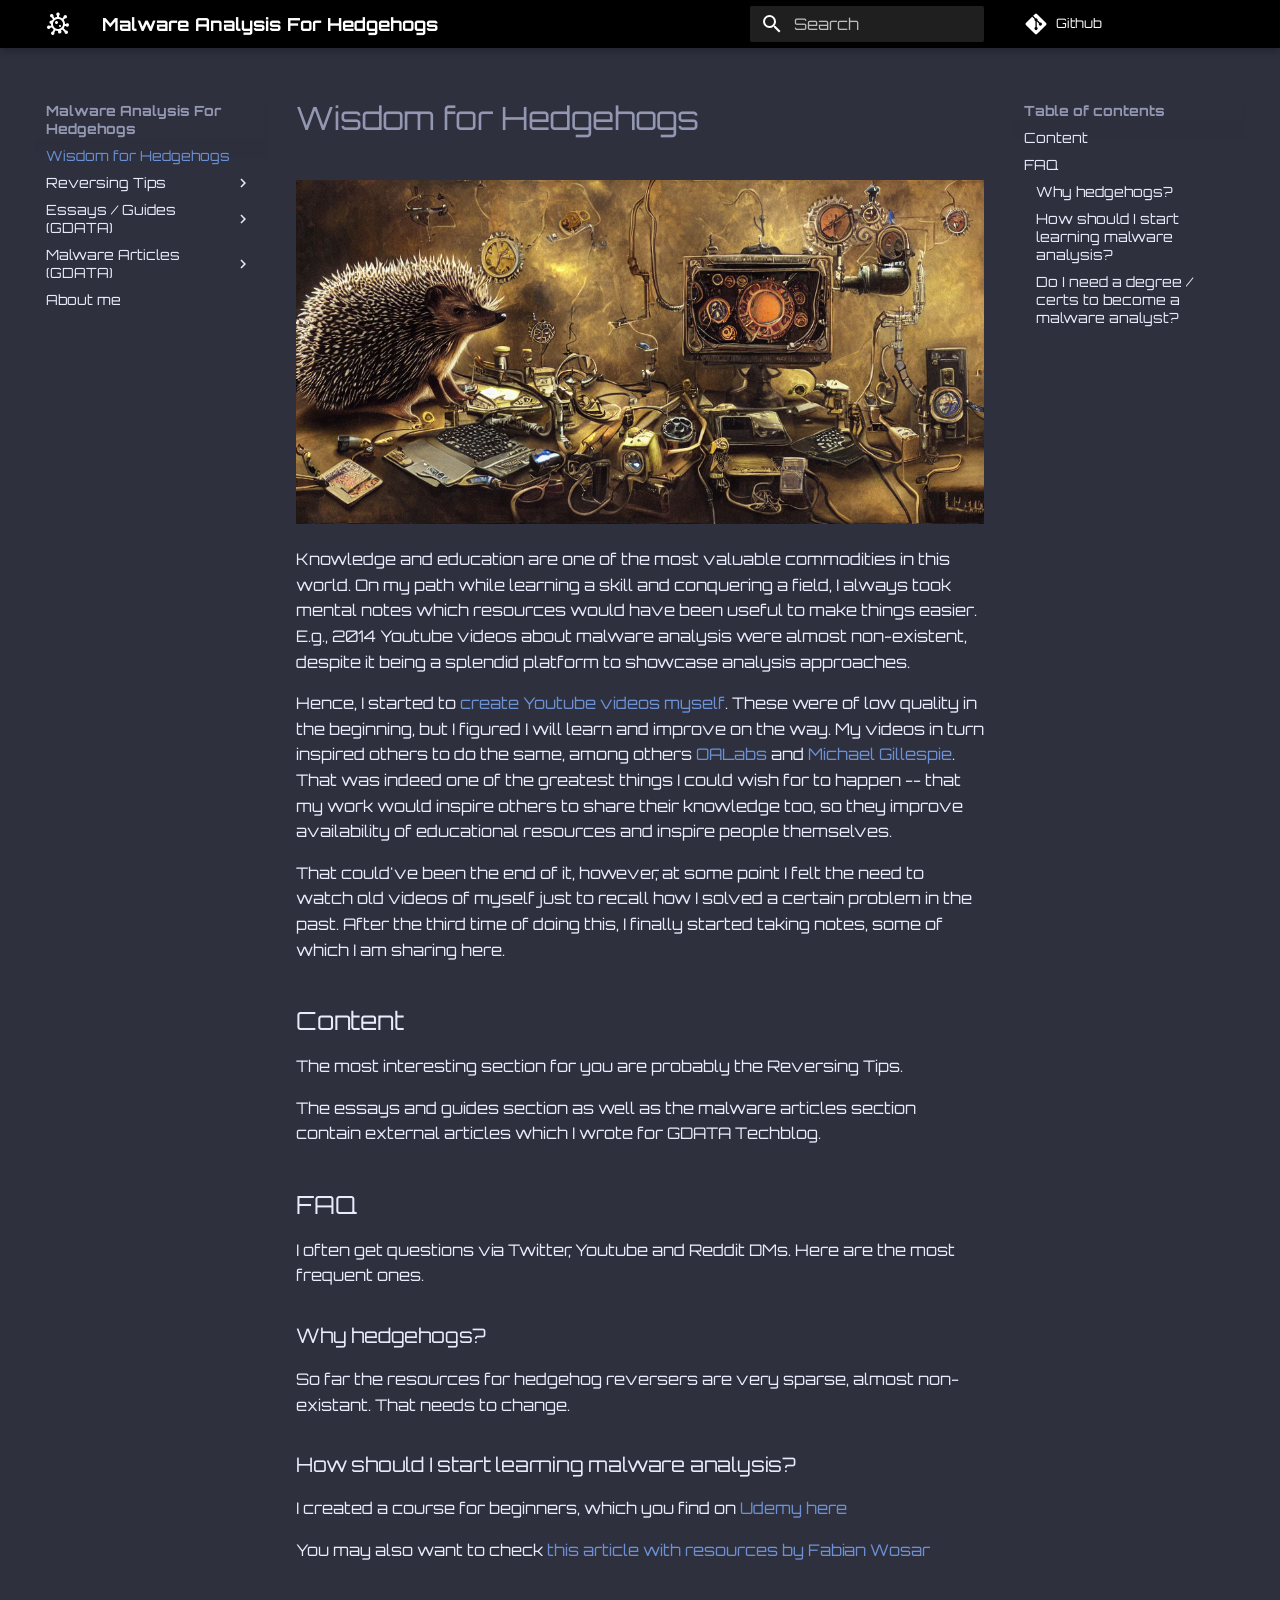
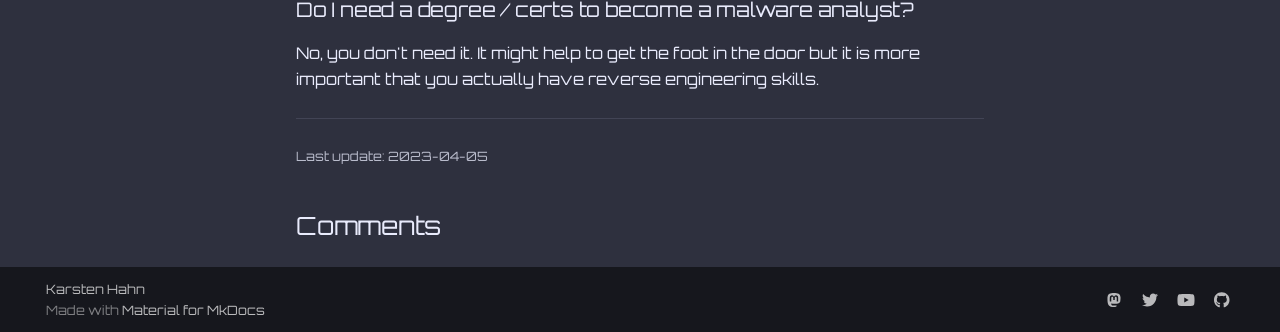
<file: index.html>
<!DOCTYPE html>

<html class="no-js" lang="en">
<head>
<meta charset="utf-8"/>
<meta content="width=device-width,initial-scale=1" name="viewport"/>
<meta content="Malware analysis blog by struppigel aka Karsten Hahn" name="description"/>
<meta content="Karsten Hahn" name="author"/>
<link href="https://struppigel.github.io/WisdomForHedgehogs/" rel="canonical"/>
<link href="Execution%20Environments/CPython%20Bytecode%20Reversing/" rel="next"/>
<link href="assets/images/favicon.png" rel="icon"/>
<meta content="mkdocs-1.4.2, mkdocs-material-9.1.2" name="generator"/>
<title>Malware Analysis For Hedgehogs</title>
<link href="assets/stylesheets/main.7bf56d0a.min.css" rel="stylesheet"/>
<link href="assets/stylesheets/palette.a0c5b2b5.min.css" rel="stylesheet"/>
<link crossorigin="" href="https://fonts.gstatic.com" rel="preconnect"/>
<link href="https://fonts.googleapis.com/css?family=orbitron:300,300i,400,400i,700,700i%7CRoboto+Mono:400,400i,700,700i&amp;display=fallback" rel="stylesheet"/>
<style>:root{--md-text-font:"orbitron";--md-code-font:"Roboto Mono"}</style>
<script>__md_scope=new URL(".",location),__md_hash=e=>[...e].reduce((e,_)=>(e<<5)-e+_.charCodeAt(0),0),__md_get=(e,_=localStorage,t=__md_scope)=>JSON.parse(_.getItem(t.pathname+"."+e)),__md_set=(e,_,t=localStorage,a=__md_scope)=>{try{t.setItem(a.pathname+"."+e,JSON.stringify(_))}catch(e){}}</script>
<link href="assets/stylesheets/glightbox.min.css" rel="stylesheet"/><style>
            html.glightbox-open { overflow: initial; height: 100%; }
            .gslide-title { margin-top: 0px; user-select: text; }
            .gslide-desc { color: #666; user-select: text; }
            .gslide-image img { background: white; }
            
                .gscrollbar-fixer { padding-right: 15px; }
                .gdesc-inner { font-size: 0.75rem; }
                body[data-md-color-scheme="slate"] .gdesc-inner { background: var(--md-default-bg-color);}
                body[data-md-color-scheme="slate"] .gslide-title { color: var(--md-default-fg-color);}
                body[data-md-color-scheme="slate"] .gslide-desc { color: var(--md-default-fg-color);}
                </style><script src="assets/javascripts/glightbox.min.js"></script></head>
<body data-md-color-accent="yellow" data-md-color-primary="black" data-md-color-scheme="slate" dir="ltr">
<input autocomplete="off" class="md-toggle" data-md-toggle="drawer" id="__drawer" type="checkbox"/>
<input autocomplete="off" class="md-toggle" data-md-toggle="search" id="__search" type="checkbox"/>
<label class="md-overlay" for="__drawer"></label>
<div data-md-component="skip">
<a class="md-skip" href="#wisdom-for-hedgehogs">
          Skip to content
        </a>
</div>
<div data-md-component="announce">
</div>
<header class="md-header md-header--shadow" data-md-component="header">
<nav aria-label="Header" class="md-header__inner md-grid">
<a aria-label="Malware Analysis For Hedgehogs" class="md-header__button md-logo" data-md-component="logo" href="." title="Malware Analysis For Hedgehogs">
<svg viewbox="0 0 24 24" xmlns="http://www.w3.org/2000/svg"><path d="M12 .5a1.746 1.746 0 0 0-1 3.18v1.4c-.9.13-1.74.42-2.5.86L7.39 4.35c.19-.52.14-1.12-.2-1.6C6.84 2.26 6.3 2 5.75 2c-.35 0-.7.1-1 .32-.79.55-.99 1.64-.43 2.43.34.49.88.75 1.43.75l1.18 1.68c-.43.43-.77.91-1.06 1.44-.2-.08-.41-.12-.62-.12-.45 0-.9.17-1.25.5-.67.7-.67 1.8 0 2.5.29.27.64.42 1 .5 0 .54.07 1.06.18 1.56l-1.31.35c-.31-.26-.71-.41-1.12-.41-.15 0-.31 0-.46.06a1.752 1.752 0 0 0-1.23 2.15C1.27 16.5 2 17 2.75 17c.15 0 .3 0 .46-.06.57-.16 1-.58 1.18-1.1l1.51-.41c.45.79 1.05 1.49 1.75 2.07l-1.1 2c-.55.08-1.05.39-1.34.92a1.749 1.749 0 1 0 3.08 1.66c.28-.52.27-1.12.02-1.61l1.07-1.97c.81.32 1.69.5 2.62.5h.18c-.13.26-.18.56-.18.88.08.92.84 1.62 1.75 1.62h.13c.97-.08 1.69-.92 1.62-1.88-.04-.5-.29-.94-.65-1.23.47-.21.92-.48 1.34-.79l2.34 2.34c-.1.56.06 1.13.47 1.56.35.33.8.5 1.25.5s.9-.17 1.25-.5c.67-.7.67-1.8 0-2.5-.35-.33-.8-.5-1.25-.5-.1 0-.2 0-.31.03l-2.34-2.34c.49-.65.87-1.39 1.11-2.19h1.11A1.746 1.746 0 0 0 23 13a1.746 1.746 0 0 0-3.18-1H19c0-1.57-.5-3-1.4-4.19l1.34-1.34c.11.03.21.03.31.03.45 0 .9-.17 1.25-.5.67-.69.67-1.8 0-2.5-.35-.33-.8-.5-1.25-.5s-.9.17-1.25.5c-.41.43-.57 1-.47 1.56L16.19 6.4c-.92-.69-2-1.15-3.19-1.32v-1.4A1.746 1.746 0 0 0 12 .5M12 17c-2.76 0-5-2.24-5-5s2.24-5 5-5 5 2.24 5 5-2.24 5-5 5m-1.5-8C9.67 9 9 9.67 9 10.5s.67 1.5 1.5 1.5 1.5-.67 1.5-1.5S11.33 9 10.5 9m3.5 4c-.55 0-1 .45-1 1s.45 1 1 1 1-.45 1-1-.45-1-1-1Z"></path></svg>
</a>
<label class="md-header__button md-icon" for="__drawer">
<svg viewbox="0 0 24 24" xmlns="http://www.w3.org/2000/svg"><path d="M3 6h18v2H3V6m0 5h18v2H3v-2m0 5h18v2H3v-2Z"></path></svg>
</label>
<div class="md-header__title" data-md-component="header-title">
<div class="md-header__ellipsis">
<div class="md-header__topic">
<span class="md-ellipsis">
            Malware Analysis For Hedgehogs
          </span>
</div>
<div class="md-header__topic" data-md-component="header-topic">
<span class="md-ellipsis">
            
              Wisdom for Hedgehogs
            
          </span>
</div>
</div>
</div>
<label class="md-header__button md-icon" for="__search">
<svg viewbox="0 0 24 24" xmlns="http://www.w3.org/2000/svg"><path d="M9.5 3A6.5 6.5 0 0 1 16 9.5c0 1.61-.59 3.09-1.56 4.23l.27.27h.79l5 5-1.5 1.5-5-5v-.79l-.27-.27A6.516 6.516 0 0 1 9.5 16 6.5 6.5 0 0 1 3 9.5 6.5 6.5 0 0 1 9.5 3m0 2C7 5 5 7 5 9.5S7 14 9.5 14 14 12 14 9.5 12 5 9.5 5Z"></path></svg>
</label>
<div class="md-search" data-md-component="search" role="dialog">
<label class="md-search__overlay" for="__search"></label>
<div class="md-search__inner" role="search">
<form class="md-search__form" name="search">
<input aria-label="Search" autocapitalize="off" autocomplete="off" autocorrect="off" class="md-search__input" data-md-component="search-query" name="query" placeholder="Search" required="" spellcheck="false" type="text"/>
<label class="md-search__icon md-icon" for="__search">
<svg viewbox="0 0 24 24" xmlns="http://www.w3.org/2000/svg"><path d="M9.5 3A6.5 6.5 0 0 1 16 9.5c0 1.61-.59 3.09-1.56 4.23l.27.27h.79l5 5-1.5 1.5-5-5v-.79l-.27-.27A6.516 6.516 0 0 1 9.5 16 6.5 6.5 0 0 1 3 9.5 6.5 6.5 0 0 1 9.5 3m0 2C7 5 5 7 5 9.5S7 14 9.5 14 14 12 14 9.5 12 5 9.5 5Z"></path></svg>
<svg viewbox="0 0 24 24" xmlns="http://www.w3.org/2000/svg"><path d="M20 11v2H8l5.5 5.5-1.42 1.42L4.16 12l7.92-7.92L13.5 5.5 8 11h12Z"></path></svg>
</label>
<nav aria-label="Search" class="md-search__options">
<button aria-label="Clear" class="md-search__icon md-icon" tabindex="-1" title="Clear" type="reset">
<svg viewbox="0 0 24 24" xmlns="http://www.w3.org/2000/svg"><path d="M19 6.41 17.59 5 12 10.59 6.41 5 5 6.41 10.59 12 5 17.59 6.41 19 12 13.41 17.59 19 19 17.59 13.41 12 19 6.41Z"></path></svg>
</button>
</nav>
</form>
<div class="md-search__output">
<div class="md-search__scrollwrap" data-md-scrollfix="">
<div class="md-search-result" data-md-component="search-result">
<div class="md-search-result__meta">
            Initializing search
          </div>
<ol class="md-search-result__list" role="presentation"></ol>
</div>
</div>
</div>
</div>
</div>
<div class="md-header__source">
<a class="md-source" data-md-component="source" href="https://github.com/struppigel/WisdomForHedgehogs" title="Go to repository">
<div class="md-source__icon md-icon">
<svg viewbox="0 0 448 512" xmlns="http://www.w3.org/2000/svg"><!--! Font Awesome Free 6.3.0 by @fontawesome - https://fontawesome.com License - https://fontawesome.com/license/free (Icons: CC BY 4.0, Fonts: SIL OFL 1.1, Code: MIT License) Copyright 2023 Fonticons, Inc.--><path d="M439.55 236.05 244 40.45a28.87 28.87 0 0 0-40.81 0l-40.66 40.63 51.52 51.52c27.06-9.14 52.68 16.77 43.39 43.68l49.66 49.66c34.23-11.8 61.18 31 35.47 56.69-26.49 26.49-70.21-2.87-56-37.34L240.22 199v121.85c25.3 12.54 22.26 41.85 9.08 55a34.34 34.34 0 0 1-48.55 0c-17.57-17.6-11.07-46.91 11.25-56v-123c-20.8-8.51-24.6-30.74-18.64-45L142.57 101 8.45 235.14a28.86 28.86 0 0 0 0 40.81l195.61 195.6a28.86 28.86 0 0 0 40.8 0l194.69-194.69a28.86 28.86 0 0 0 0-40.81z"></path></svg>
</div>
<div class="md-source__repository">
    Github
  </div>
</a>
</div>
</nav>
</header>
<div class="md-container" data-md-component="container">
<main class="md-main" data-md-component="main">
<div class="md-main__inner md-grid">
<div class="md-sidebar md-sidebar--primary" data-md-component="sidebar" data-md-type="navigation">
<div class="md-sidebar__scrollwrap">
<div class="md-sidebar__inner">
<nav aria-label="Navigation" class="md-nav md-nav--primary" data-md-level="0">
<label class="md-nav__title" for="__drawer">
<a aria-label="Malware Analysis For Hedgehogs" class="md-nav__button md-logo" data-md-component="logo" href="." title="Malware Analysis For Hedgehogs">
<svg viewbox="0 0 24 24" xmlns="http://www.w3.org/2000/svg"><path d="M12 .5a1.746 1.746 0 0 0-1 3.18v1.4c-.9.13-1.74.42-2.5.86L7.39 4.35c.19-.52.14-1.12-.2-1.6C6.84 2.26 6.3 2 5.75 2c-.35 0-.7.1-1 .32-.79.55-.99 1.64-.43 2.43.34.49.88.75 1.43.75l1.18 1.68c-.43.43-.77.91-1.06 1.44-.2-.08-.41-.12-.62-.12-.45 0-.9.17-1.25.5-.67.7-.67 1.8 0 2.5.29.27.64.42 1 .5 0 .54.07 1.06.18 1.56l-1.31.35c-.31-.26-.71-.41-1.12-.41-.15 0-.31 0-.46.06a1.752 1.752 0 0 0-1.23 2.15C1.27 16.5 2 17 2.75 17c.15 0 .3 0 .46-.06.57-.16 1-.58 1.18-1.1l1.51-.41c.45.79 1.05 1.49 1.75 2.07l-1.1 2c-.55.08-1.05.39-1.34.92a1.749 1.749 0 1 0 3.08 1.66c.28-.52.27-1.12.02-1.61l1.07-1.97c.81.32 1.69.5 2.62.5h.18c-.13.26-.18.56-.18.88.08.92.84 1.62 1.75 1.62h.13c.97-.08 1.69-.92 1.62-1.88-.04-.5-.29-.94-.65-1.23.47-.21.92-.48 1.34-.79l2.34 2.34c-.1.56.06 1.13.47 1.56.35.33.8.5 1.25.5s.9-.17 1.25-.5c.67-.7.67-1.8 0-2.5-.35-.33-.8-.5-1.25-.5-.1 0-.2 0-.31.03l-2.34-2.34c.49-.65.87-1.39 1.11-2.19h1.11A1.746 1.746 0 0 0 23 13a1.746 1.746 0 0 0-3.18-1H19c0-1.57-.5-3-1.4-4.19l1.34-1.34c.11.03.21.03.31.03.45 0 .9-.17 1.25-.5.67-.69.67-1.8 0-2.5-.35-.33-.8-.5-1.25-.5s-.9.17-1.25.5c-.41.43-.57 1-.47 1.56L16.19 6.4c-.92-.69-2-1.15-3.19-1.32v-1.4A1.746 1.746 0 0 0 12 .5M12 17c-2.76 0-5-2.24-5-5s2.24-5 5-5 5 2.24 5 5-2.24 5-5 5m-1.5-8C9.67 9 9 9.67 9 10.5s.67 1.5 1.5 1.5 1.5-.67 1.5-1.5S11.33 9 10.5 9m3.5 4c-.55 0-1 .45-1 1s.45 1 1 1 1-.45 1-1-.45-1-1-1Z"></path></svg>
</a>
    Malware Analysis For Hedgehogs
  </label>
<div class="md-nav__source">
<a class="md-source" data-md-component="source" href="https://github.com/struppigel/WisdomForHedgehogs" title="Go to repository">
<div class="md-source__icon md-icon">
<svg viewbox="0 0 448 512" xmlns="http://www.w3.org/2000/svg"><!--! Font Awesome Free 6.3.0 by @fontawesome - https://fontawesome.com License - https://fontawesome.com/license/free (Icons: CC BY 4.0, Fonts: SIL OFL 1.1, Code: MIT License) Copyright 2023 Fonticons, Inc.--><path d="M439.55 236.05 244 40.45a28.87 28.87 0 0 0-40.81 0l-40.66 40.63 51.52 51.52c27.06-9.14 52.68 16.77 43.39 43.68l49.66 49.66c34.23-11.8 61.18 31 35.47 56.69-26.49 26.49-70.21-2.87-56-37.34L240.22 199v121.85c25.3 12.54 22.26 41.85 9.08 55a34.34 34.34 0 0 1-48.55 0c-17.57-17.6-11.07-46.91 11.25-56v-123c-20.8-8.51-24.6-30.74-18.64-45L142.57 101 8.45 235.14a28.86 28.86 0 0 0 0 40.81l195.61 195.6a28.86 28.86 0 0 0 40.8 0l194.69-194.69a28.86 28.86 0 0 0 0-40.81z"></path></svg>
</div>
<div class="md-source__repository">
    Github
  </div>
</a>
</div>
<ul class="md-nav__list" data-md-scrollfix="">
<li class="md-nav__item md-nav__item--active">
<input class="md-nav__toggle md-toggle" id="__toc" type="checkbox"/>
<label class="md-nav__link md-nav__link--active" for="__toc">
          Wisdom for Hedgehogs
          <span class="md-nav__icon md-icon"></span>
</label>
<a class="md-nav__link md-nav__link--active" href=".">
        Wisdom for Hedgehogs
      </a>
<nav aria-label="Table of contents" class="md-nav md-nav--secondary">
<label class="md-nav__title" for="__toc">
<span class="md-nav__icon md-icon"></span>
      Table of contents
    </label>
<ul class="md-nav__list" data-md-component="toc" data-md-scrollfix="">
<li class="md-nav__item">
<a class="md-nav__link" href="#content">
    Content
  </a>
</li>
<li class="md-nav__item">
<a class="md-nav__link" href="#faq">
    FAQ
  </a>
<nav aria-label="FAQ" class="md-nav">
<ul class="md-nav__list">
<li class="md-nav__item">
<a class="md-nav__link" href="#why-hedgehogs">
    Why hedgehogs?
  </a>
</li>
<li class="md-nav__item">
<a class="md-nav__link" href="#how-should-i-start-learning-malware-analysis">
    How should I start learning malware analysis?
  </a>
</li>
<li class="md-nav__item">
<a class="md-nav__link" href="#do-i-need-a-degree-certs-to-become-a-malware-analyst">
    Do I need a degree / certs to become a malware analyst?
  </a>
</li>
</ul>
</nav>
</li>
</ul>
</nav>
</li>
<li class="md-nav__item md-nav__item--nested">
<input class="md-nav__toggle md-toggle" id="__nav_2" type="checkbox"/>
<label class="md-nav__link" for="__nav_2" id="__nav_2_label" tabindex="0">
          Reversing Tips
          <span class="md-nav__icon md-icon"></span>
</label>
<nav aria-expanded="false" aria-labelledby="__nav_2_label" class="md-nav" data-md-level="1">
<label class="md-nav__title" for="__nav_2">
<span class="md-nav__icon md-icon"></span>
          Reversing Tips
        </label>
<ul class="md-nav__list" data-md-scrollfix="">
<li class="md-nav__item">
<a class="md-nav__link" href="Execution%20Environments/CPython%20Bytecode%20Reversing/">
        CPython Bytecode
      </a>
</li>
<li class="md-nav__item">
<a class="md-nav__link" href="Execution%20Environments/Infographics/">
        Infographics
      </a>
</li>
<li class="md-nav__item">
<a class="md-nav__link" href="Execution%20Environments/MBR%20and%20BIOS/">
        MBR and BIOS
      </a>
</li>
<li class="md-nav__item">
<a class="md-nav__link" href="Execution%20Environments/PEB%20Walking%20and%20Export%20Parsing/">
        PEB Walking and Export Parsing
      </a>
</li>
<li class="md-nav__item">
<a class="md-nav__link" href="Execution%20Environments/PowerShell/">
        PowerShell
      </a>
</li>
<li class="md-nav__item">
<a class="md-nav__link" href="Execution%20Environments/PyInstaller/">
        PyInstaller
      </a>
</li>
</ul>
</nav>
</li>
<li class="md-nav__item md-nav__item--nested">
<input class="md-nav__toggle md-toggle" id="__nav_3" type="checkbox"/>
<label class="md-nav__link" for="__nav_3" id="__nav_3_label" tabindex="0">
          Essays / Guides (GDATA)
          <span class="md-nav__icon md-icon"></span>
</label>
<nav aria-expanded="false" aria-labelledby="__nav_3_label" class="md-nav" data-md-level="1">
<label class="md-nav__title" for="__nav_3">
<span class="md-nav__icon md-icon"></span>
          Essays / Guides (GDATA)
        </label>
<ul class="md-nav__list" data-md-scrollfix="">
<li class="md-nav__item">
<a class="md-nav__link" href="https://www.gdatasoftware.com/blog/2022/09/37511-detecting-file-manipulation-in-system-files">
        Identifying file manipulation
      </a>
</li>
<li class="md-nav__item">
<a class="md-nav__link" href="https://www.gdatasoftware.com/blog/2022/01/malware-vaccines">
        Malware vaccines
      </a>
</li>
<li class="md-nav__item">
<a class="md-nav__link" href="https://www.gdatasoftware.com/blog/2021/09/an-overview-of-malware-hashing-algorithms">
        Hashing algorithms
      </a>
</li>
<li class="md-nav__item">
<a class="md-nav__link" href="https://www.gdatasoftware.com/blog/2019/08/35146-taming-the-mess-of-av-detection-names">
        Malware naming - AV detection names
      </a>
</li>
<li class="md-nav__item">
<a class="md-nav__link" href="https://www.gdatasoftware.com/blog/malware-family-naming-hell">
        Malware naming hell
      </a>
</li>
<li class="md-nav__item">
<a class="md-nav__link" href="https://www.gdatasoftware.com/blog/2024/08/37995-malware-sophistication">
        Malware sophistication
      </a>
</li>
<li class="md-nav__item">
<a class="md-nav__link" href="https://www.gdatasoftware.com/blog/2016/11/29289-it-s-educational-on-the-no-1-argument-for-open-source-ransomware">
        Open source ransomware
      </a>
</li>
<li class="md-nav__item">
<a class="md-nav__link" href="https://www.gdatasoftware.com/blog/2019/06/31666-ransomware-identification-for-the-judicious-analyst">
        Ransomware identification
      </a>
</li>
<li class="md-nav__item">
<a class="md-nav__link" href="https://www.gdatasoftware.com/blog/2024/09/38031-sandbox-scores-are-not-an-antivirus-replacement">
        Sandboxes are not an AV
      </a>
</li>
<li class="md-nav__item">
<a class="md-nav__link" href="https://www.gdatasoftware.com/blog/2022/06/37445-malware-detection-is-hard">
        Why malware detection is hard
      </a>
</li>
</ul>
</nav>
</li>
<li class="md-nav__item md-nav__item--nested">
<input class="md-nav__toggle md-toggle" id="__nav_4" type="checkbox"/>
<label class="md-nav__link" for="__nav_4" id="__nav_4_label" tabindex="0">
          Malware Articles (GDATA)
          <span class="md-nav__icon md-icon"></span>
</label>
<nav aria-expanded="false" aria-labelledby="__nav_4_label" class="md-nav" data-md-level="1">
<label class="md-nav__title" for="__nav_4">
<span class="md-nav__icon md-icon"></span>
          Malware Articles (GDATA)
        </label>
<ul class="md-nav__list" data-md-scrollfix="">
<li class="md-nav__item">
<a class="md-nav__link" href="https://www.gdatasoftware.com/blog/2022/02/37239-allcome-clipbanker-is-a-newcomer-in-malware-underground-forums">
        Allcome
      </a>
</li>
<li class="md-nav__item">
<a class="md-nav__link" href="https://www.gdatasoftware.com/blog/2020/11/36459-babax-stealer-rebrands-to-osno-installs-rootkit">
        Babax
      </a>
</li>
<li class="md-nav__item">
<a class="md-nav__link" href="https://www.gdatasoftware.com/blog/2024/06/37947-badspace-backdoor">
        BadSpace
      </a>
</li>
<li class="md-nav__item">
<a class="md-nav__link" href="https://www.gdatasoftware.com/blog/2024/09/38039-bbtok-deobfuscating-net-loader">
        BBTok
      </a>
</li>
<li class="md-nav__item">
<a class="md-nav__link" href="https://www.gdatasoftware.com/blog/2022/01/37236-qr-codes-on-twitter-deliver-malicious-chrome-extension">
        ChromeLoader / Choziosi
      </a>
</li>
<li class="md-nav__item">
<a class="md-nav__link" href="https://www.gdatasoftware.com/blog/2020/02/35802-bitbucket-abused-as-malware-slinger">
        CryptBot
      </a>
</li>
<li class="md-nav__item">
<a class="md-nav__link" href="https://www.gdatasoftware.com/blog/cyrat-ransomware">
        Cyrat
      </a>
</li>
<li class="md-nav__item">
<a class="md-nav__link" href="https://www.gdatasoftware.com/blog/2019/04/31643-garrantydecrypt-ransomware-spyhunter">
        GarrantyDecrypt
      </a>
</li>
<li class="md-nav__item">
<a class="md-nav__link" href="https://www.gdatasoftware.com/blog/2022/03/ginzo-free-malware">
        Ginzo
      </a>
</li>
<li class="md-nav__item">
<a class="md-nav__link" href="https://www.gdatasoftware.com/blog/icerat-evades-antivirus-by-using-jphp">
        IceRAT
      </a>
</li>
<li class="md-nav__item">
<a class="md-nav__link" href="https://www.gdatasoftware.com/blog/microsoft-signed-a-malicious-netfilter-rootkit">
        Netfilter rootkit
      </a>
</li>
<li class="md-nav__item">
<a class="md-nav__link" href="https://www.gdatasoftware.com/blog/netwire-rat-via-pasteee-and-ms-excel">
        NetWireRAT
      </a>
</li>
<li class="md-nav__item">
<a class="md-nav__link" href="https://www.gdatasoftware.com/blog/2024/03/37885-risepro-stealer-campaign-github">
        RisePro
      </a>
</li>
<li class="md-nav__item">
<a class="md-nav__link" href="https://www.gdatasoftware.com/blog/2024/05/37906-gotomeeting-loads-remcos">
        Rust Shellcode Loader
      </a>
</li>
<li class="md-nav__item">
<a class="md-nav__link" href="https://www.gdatasoftware.com/blog/2019/11/35548-new-sectoprat-remote-access-malware-utilizes-second-desktop-to-control-browsers">
        SectopRAT
      </a>
</li>
<li class="md-nav__item">
<a class="md-nav__link" href="https://www.gdatasoftware.com/blog/2017/01/29442-spora-worm-and-ransomware">
        Spora
      </a>
</li>
<li class="md-nav__item">
<a class="md-nav__link" href="https://www.gdatasoftware.com/blog/2021/06/36861-malware-hides-in-steam-profile-images">
        SteamHide
      </a>
</li>
<li class="md-nav__item">
<a class="md-nav__link" href="https://www.gdatasoftware.com/blog/strrat-crimson">
        STRRAT
      </a>
</li>
<li class="md-nav__item">
<a class="md-nav__link" href="https://www.gdatasoftware.com/blog/trat-control-via-smartphone">
        T-RAT 2.0
      </a>
</li>
<li class="md-nav__item">
<a class="md-nav__link" href="https://www.gdatasoftware.com/blog/2020/07/36200-ransomware-tries-to-worm">
        Try2Cry
      </a>
</li>
</ul>
</nav>
</li>
<li class="md-nav__item">
<a class="md-nav__link" href="About%20me/">
        About me
      </a>
</li>
</ul>
</nav>
</div>
</div>
</div>
<div class="md-sidebar md-sidebar--secondary" data-md-component="sidebar" data-md-type="toc">
<div class="md-sidebar__scrollwrap">
<div class="md-sidebar__inner">
<nav aria-label="Table of contents" class="md-nav md-nav--secondary">
<label class="md-nav__title" for="__toc">
<span class="md-nav__icon md-icon"></span>
      Table of contents
    </label>
<ul class="md-nav__list" data-md-component="toc" data-md-scrollfix="">
<li class="md-nav__item">
<a class="md-nav__link" href="#content">
    Content
  </a>
</li>
<li class="md-nav__item">
<a class="md-nav__link" href="#faq">
    FAQ
  </a>
<nav aria-label="FAQ" class="md-nav">
<ul class="md-nav__list">
<li class="md-nav__item">
<a class="md-nav__link" href="#why-hedgehogs">
    Why hedgehogs?
  </a>
</li>
<li class="md-nav__item">
<a class="md-nav__link" href="#how-should-i-start-learning-malware-analysis">
    How should I start learning malware analysis?
  </a>
</li>
<li class="md-nav__item">
<a class="md-nav__link" href="#do-i-need-a-degree-certs-to-become-a-malware-analyst">
    Do I need a degree / certs to become a malware analyst?
  </a>
</li>
</ul>
</nav>
</li>
</ul>
</nav>
</div>
</div>
</div>
<div class="md-content" data-md-component="content">
<article class="md-content__inner md-typeset">
<div><h1 id="wisdom-for-hedgehogs">Wisdom for Hedgehogs</h1>
<p><a class="glightbox" data-desc-position="bottom" data-height="auto" data-type="image" data-width="100%" href="hedgehog_corona.png"><img alt="Hedgehog analysing malware in steampunk setting" src="hedgehog_corona.png"/></a></p>
<p>Knowledge and education are one of the most valuable commodities in this world. On my path while learning a skill and conquering a field, I always took mental notes which resources would have been useful to make things easier. E.g., 2014 Youtube videos about malware analysis were almost non-existent, despite it being a splendid platform to showcase analysis approaches.</p>
<p>Hence, I started to <a href="https://www.youtube.com/channel/UCVFXrUwuWxNlm6UNZtBLJ-A">create Youtube videos myself</a>. These were of low quality in the beginning, but I figured I will learn and improve on the way. My videos in turn inspired others to do the same, among others <a href="https://www.youtube.com/@OALABS/videos">OALabs</a> and <a href="https://www.youtube.com/@Demonslay335/videos">Michael Gillespie</a>. That was indeed one of the greatest things I could wish for to happen -- that my work would inspire others to share their knowledge too, so they improve availability of educational resources and inspire people themselves.</p>
<p>That could've been the end of it, however, at some point I felt the need to watch old videos of myself just to recall how I solved a certain problem in the past. After the third time of doing this, I finally started taking notes, some of which I am sharing here.</p>
<h2 id="content">Content</h2>
<p>The most interesting section for you are probably the Reversing Tips. </p>
<p>The essays and guides section as well as the malware articles section contain external articles which I wrote for GDATA Techblog.</p>
<h2 id="faq">FAQ</h2>
<p>I often get questions via Twitter, Youtube and Reddit DMs. Here are the most frequent ones.</p>
<h3 id="why-hedgehogs">Why hedgehogs?</h3>
<p>So far the resources for hedgehog reversers are very sparse, almost non-existant. That needs to change.</p>
<h3 id="how-should-i-start-learning-malware-analysis">How should I start learning malware analysis?</h3>
<p>I created a course for beginners, which you find on <a href="https://www.udemy.com/course/windows-malware-analysis-for-hedgehogs-beginner-training/?referralCode=EE0E2DC9FA7388FF25B7">Udemy here</a></p>
<p>You may also want to check <a href="https://github.com/fwosar/malware-analysis-resources">this article with resources by Fabian Wosar</a></p>
<h3 id="do-i-need-a-degree-certs-to-become-a-malware-analyst">Do I need a degree / certs to become a malware analyst?</h3>
<p>No, you don't need it. It might help to get the foot in the door but it is more important that you actually have reverse engineering skills.</p></div>
<hr/>
<div class="md-source-file">
<small>
    
      Last update:
      2023-04-05
    
  </small>
</div>
<h2 id="__comments">Comments</h2>
<script async="" crossorigin="anonymous" data-category="General" data-category-id="DIC_kwDOJEee5M4CUzl7" data-emit-metadata="0" data-input-position="top" data-lang="en" data-mapping="pathname" data-reactions-enabled="1" data-repo="struppigel/WisdomForHedgehogs" data-repo-id="R_kgDOJEee5A" data-strict="0" data-theme="dark" src="https://giscus.app/client.js">
</script>
<script>
    var giscus = document.querySelector("script[src*=giscus]")

    /* Set palette on initial load */
    var palette = __md_get("__palette")
    if (palette && typeof palette.color === "object") {
      var theme = palette.color.scheme === "slate" ? "dark" : "light"
      giscus.setAttribute("data-theme", theme) 


    }

    /* Register event handlers after documented loaded */
    document.addEventListener("DOMContentLoaded", function() {
      var ref = document.querySelector("[data-md-component=palette]")
      ref.addEventListener("change", function() {
        var palette = __md_get("__palette")
        if (palette && typeof palette.color === "object") {
          var theme = palette.color.scheme === "slate" ? "dark" : "light"

          /* Instruct Giscus to change theme */
          var frame = document.querySelector(".giscus-frame")
          frame.contentWindow.postMessage(
            { giscus: { setConfig: { theme } } },
            "https://giscus.app"
          )
        }
      })
    })
  </script>
</article>
</div>
</div>
</main>
<footer class="md-footer">
<div class="md-footer-meta md-typeset">
<div class="md-footer-meta__inner md-grid">
<div class="md-copyright">
<div class="md-copyright__highlight">
      Karsten Hahn
    </div>
  
  
    Made with
    <a href="https://squidfunk.github.io/mkdocs-material/" rel="noopener" target="_blank">
      Material for MkDocs
    </a>
</div>
<div class="md-social">
<a class="md-social__link" href="https://infosec.exchange/@struppigel" rel="noopener me" target="_blank" title="infosec.exchange">
<svg viewbox="0 0 448 512" xmlns="http://www.w3.org/2000/svg"><!--! Font Awesome Free 6.3.0 by @fontawesome - https://fontawesome.com License - https://fontawesome.com/license/free (Icons: CC BY 4.0, Fonts: SIL OFL 1.1, Code: MIT License) Copyright 2023 Fonticons, Inc.--><path d="M433 179.11c0-97.2-63.71-125.7-63.71-125.7-62.52-28.7-228.56-28.4-290.48 0 0 0-63.72 28.5-63.72 125.7 0 115.7-6.6 259.4 105.63 289.1 40.51 10.7 75.32 13 103.33 11.4 50.81-2.8 79.32-18.1 79.32-18.1l-1.7-36.9s-36.31 11.4-77.12 10.1c-40.41-1.4-83-4.4-89.63-54a102.54 102.54 0 0 1-.9-13.9c85.63 20.9 158.65 9.1 178.75 6.7 56.12-6.7 105-41.3 111.23-72.9 9.8-49.8 9-121.5 9-121.5zm-75.12 125.2h-46.63v-114.2c0-49.7-64-51.6-64 6.9v62.5h-46.33V197c0-58.5-64-56.6-64-6.9v114.2H90.19c0-122.1-5.2-147.9 18.41-175 25.9-28.9 79.82-30.8 103.83 6.1l11.6 19.5 11.6-19.5c24.11-37.1 78.12-34.8 103.83-6.1 23.71 27.3 18.4 53 18.4 175z"></path></svg>
</a>
<a class="md-social__link" href="https://twitter.com/struppigel" rel="noopener" target="_blank" title="twitter.com">
<svg viewbox="0 0 512 512" xmlns="http://www.w3.org/2000/svg"><!--! Font Awesome Free 6.3.0 by @fontawesome - https://fontawesome.com License - https://fontawesome.com/license/free (Icons: CC BY 4.0, Fonts: SIL OFL 1.1, Code: MIT License) Copyright 2023 Fonticons, Inc.--><path d="M459.37 151.716c.325 4.548.325 9.097.325 13.645 0 138.72-105.583 298.558-298.558 298.558-59.452 0-114.68-17.219-161.137-47.106 8.447.974 16.568 1.299 25.34 1.299 49.055 0 94.213-16.568 130.274-44.832-46.132-.975-84.792-31.188-98.112-72.772 6.498.974 12.995 1.624 19.818 1.624 9.421 0 18.843-1.3 27.614-3.573-48.081-9.747-84.143-51.98-84.143-102.985v-1.299c13.969 7.797 30.214 12.67 47.431 13.319-28.264-18.843-46.781-51.005-46.781-87.391 0-19.492 5.197-37.36 14.294-52.954 51.655 63.675 129.3 105.258 216.365 109.807-1.624-7.797-2.599-15.918-2.599-24.04 0-57.828 46.782-104.934 104.934-104.934 30.213 0 57.502 12.67 76.67 33.137 23.715-4.548 46.456-13.32 66.599-25.34-7.798 24.366-24.366 44.833-46.132 57.827 21.117-2.273 41.584-8.122 60.426-16.243-14.292 20.791-32.161 39.308-52.628 54.253z"></path></svg>
</a>
<a class="md-social__link" href="https://www.youtube.com/@MalwareAnalysisForHedgehogs" rel="noopener" target="_blank" title="www.youtube.com">
<svg viewbox="0 0 576 512" xmlns="http://www.w3.org/2000/svg"><!--! Font Awesome Free 6.3.0 by @fontawesome - https://fontawesome.com License - https://fontawesome.com/license/free (Icons: CC BY 4.0, Fonts: SIL OFL 1.1, Code: MIT License) Copyright 2023 Fonticons, Inc.--><path d="M549.655 124.083c-6.281-23.65-24.787-42.276-48.284-48.597C458.781 64 288 64 288 64S117.22 64 74.629 75.486c-23.497 6.322-42.003 24.947-48.284 48.597-11.412 42.867-11.412 132.305-11.412 132.305s0 89.438 11.412 132.305c6.281 23.65 24.787 41.5 48.284 47.821C117.22 448 288 448 288 448s170.78 0 213.371-11.486c23.497-6.321 42.003-24.171 48.284-47.821 11.412-42.867 11.412-132.305 11.412-132.305s0-89.438-11.412-132.305zm-317.51 213.508V175.185l142.739 81.205-142.739 81.201z"></path></svg>
</a>
<a class="md-social__link" href="https://github.com/struppigel" rel="noopener" target="_blank" title="github.com">
<svg viewbox="0 0 496 512" xmlns="http://www.w3.org/2000/svg"><!--! Font Awesome Free 6.3.0 by @fontawesome - https://fontawesome.com License - https://fontawesome.com/license/free (Icons: CC BY 4.0, Fonts: SIL OFL 1.1, Code: MIT License) Copyright 2023 Fonticons, Inc.--><path d="M165.9 397.4c0 2-2.3 3.6-5.2 3.6-3.3.3-5.6-1.3-5.6-3.6 0-2 2.3-3.6 5.2-3.6 3-.3 5.6 1.3 5.6 3.6zm-31.1-4.5c-.7 2 1.3 4.3 4.3 4.9 2.6 1 5.6 0 6.2-2s-1.3-4.3-4.3-5.2c-2.6-.7-5.5.3-6.2 2.3zm44.2-1.7c-2.9.7-4.9 2.6-4.6 4.9.3 2 2.9 3.3 5.9 2.6 2.9-.7 4.9-2.6 4.6-4.6-.3-1.9-3-3.2-5.9-2.9zM244.8 8C106.1 8 0 113.3 0 252c0 110.9 69.8 205.8 169.5 239.2 12.8 2.3 17.3-5.6 17.3-12.1 0-6.2-.3-40.4-.3-61.4 0 0-70 15-84.7-29.8 0 0-11.4-29.1-27.8-36.6 0 0-22.9-15.7 1.6-15.4 0 0 24.9 2 38.6 25.8 21.9 38.6 58.6 27.5 72.9 20.9 2.3-16 8.8-27.1 16-33.7-55.9-6.2-112.3-14.3-112.3-110.5 0-27.5 7.6-41.3 23.6-58.9-2.6-6.5-11.1-33.3 2.6-67.9 20.9-6.5 69 27 69 27 20-5.6 41.5-8.5 62.8-8.5s42.8 2.9 62.8 8.5c0 0 48.1-33.6 69-27 13.7 34.7 5.2 61.4 2.6 67.9 16 17.7 25.8 31.5 25.8 58.9 0 96.5-58.9 104.2-114.8 110.5 9.2 7.9 17 22.9 17 46.4 0 33.7-.3 75.4-.3 83.6 0 6.5 4.6 14.4 17.3 12.1C428.2 457.8 496 362.9 496 252 496 113.3 383.5 8 244.8 8zM97.2 352.9c-1.3 1-1 3.3.7 5.2 1.6 1.6 3.9 2.3 5.2 1 1.3-1 1-3.3-.7-5.2-1.6-1.6-3.9-2.3-5.2-1zm-10.8-8.1c-.7 1.3.3 2.9 2.3 3.9 1.6 1 3.6.7 4.3-.7.7-1.3-.3-2.9-2.3-3.9-2-.6-3.6-.3-4.3.7zm32.4 35.6c-1.6 1.3-1 4.3 1.3 6.2 2.3 2.3 5.2 2.6 6.5 1 1.3-1.3.7-4.3-1.3-6.2-2.2-2.3-5.2-2.6-6.5-1zm-11.4-14.7c-1.6 1-1.6 3.6 0 5.9 1.6 2.3 4.3 3.3 5.6 2.3 1.6-1.3 1.6-3.9 0-6.2-1.4-2.3-4-3.3-5.6-2z"></path></svg>
</a>
</div>
</div>
</div>
</footer>
</div>
<div class="md-dialog" data-md-component="dialog">
<div class="md-dialog__inner md-typeset"></div>
</div>
<script id="__config" type="application/json">{"base": ".", "features": ["content.code.copy"], "search": "assets/javascripts/workers/search.208ed371.min.js", "translations": {"clipboard.copied": "Copied to clipboard", "clipboard.copy": "Copy to clipboard", "search.result.more.one": "1 more on this page", "search.result.more.other": "# more on this page", "search.result.none": "No matching documents", "search.result.one": "1 matching document", "search.result.other": "# matching documents", "search.result.placeholder": "Type to start searching", "search.result.term.missing": "Missing", "select.version": "Select version"}}</script>
<script src="assets/javascripts/bundle.fc8c2696.min.js"></script>
<script>document$.subscribe(() => {const lightbox = GLightbox({"touchNavigation": true, "loop": false, "zoomable": true, "draggable": true, "openEffect": "zoom", "closeEffect": "zoom", "slideEffect": "slide"});})</script></body>
</html>
</file>
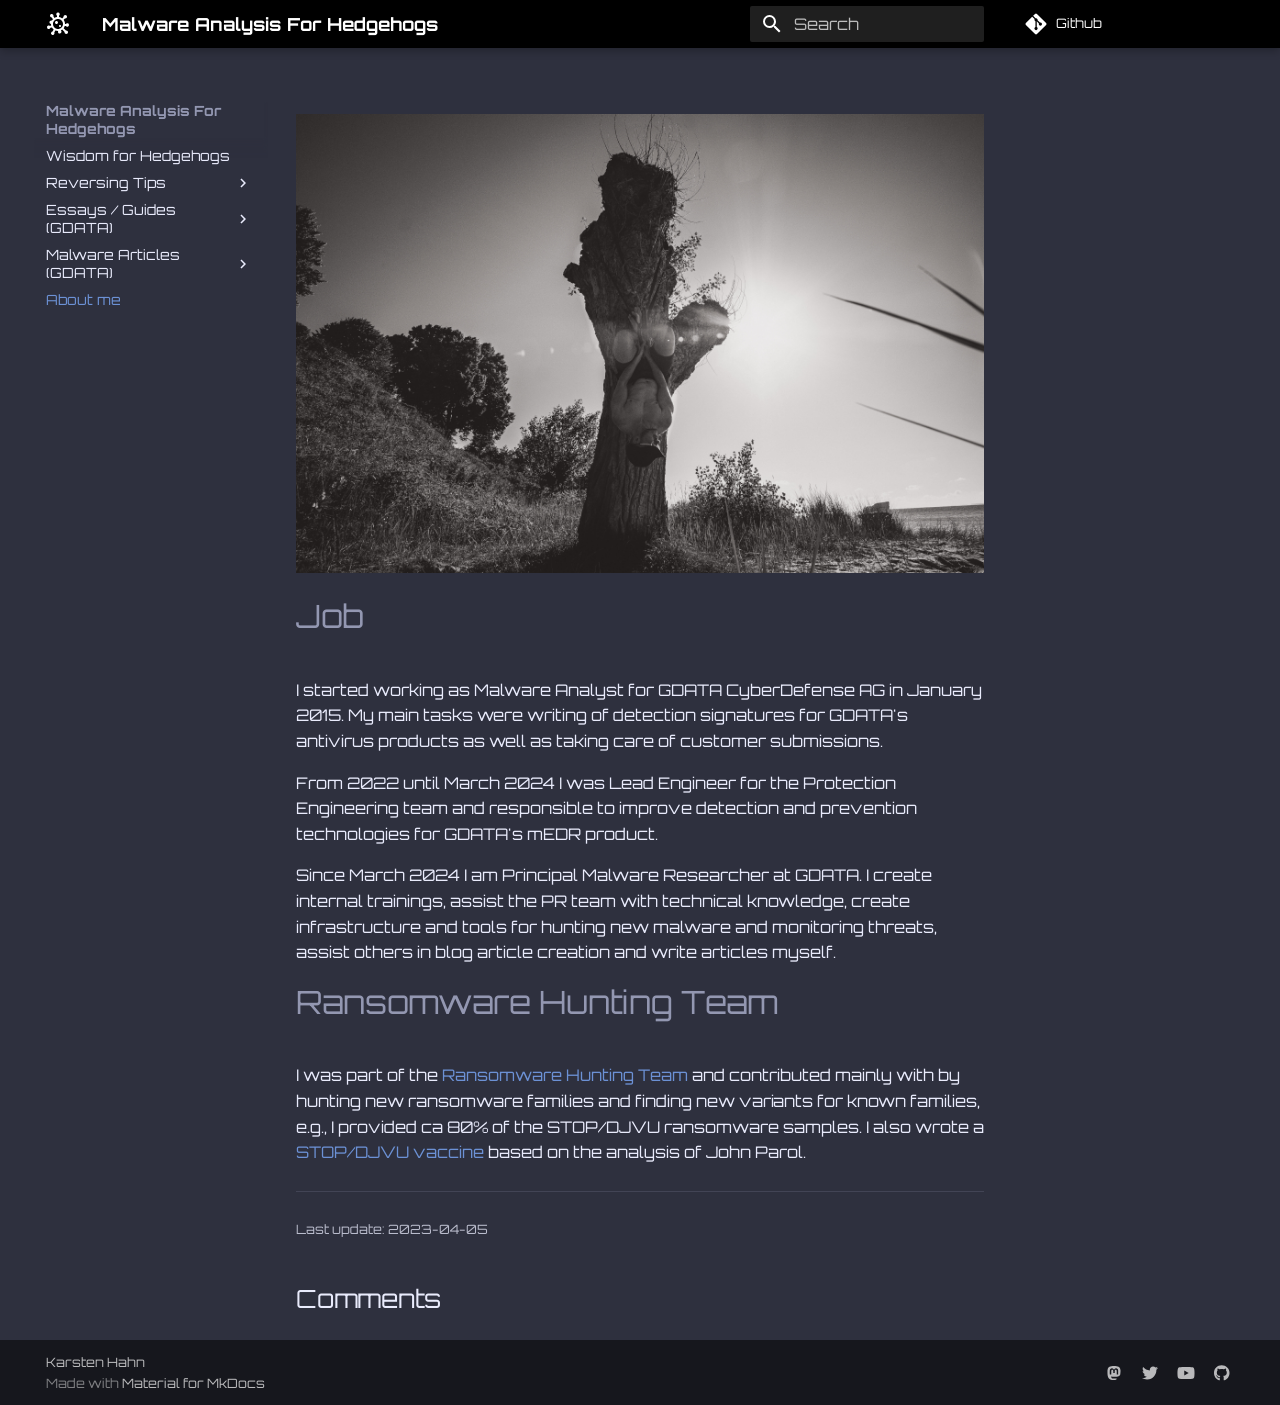
<file: About me/index.html>
<!DOCTYPE html>

<html class="no-js" lang="en">
<head>
<meta charset="utf-8"/>
<meta content="width=device-width,initial-scale=1" name="viewport"/>
<meta content="Malware analysis blog by struppigel aka Karsten Hahn" name="description"/>
<meta content="Karsten Hahn" name="author"/>
<link href="https://struppigel.github.io/WisdomForHedgehogs/About%20me/" rel="canonical"/>
<link href="../Execution%20Environments/PyInstaller/" rel="prev"/>
<link href="../assets/images/favicon.png" rel="icon"/>
<meta content="mkdocs-1.4.2, mkdocs-material-9.1.2" name="generator"/>
<title>About me - Malware Analysis For Hedgehogs</title>
<link href="../assets/stylesheets/main.7bf56d0a.min.css" rel="stylesheet"/>
<link href="../assets/stylesheets/palette.a0c5b2b5.min.css" rel="stylesheet"/>
<link crossorigin="" href="https://fonts.gstatic.com" rel="preconnect"/>
<link href="https://fonts.googleapis.com/css?family=orbitron:300,300i,400,400i,700,700i%7CRoboto+Mono:400,400i,700,700i&amp;display=fallback" rel="stylesheet"/>
<style>:root{--md-text-font:"orbitron";--md-code-font:"Roboto Mono"}</style>
<script>__md_scope=new URL("..",location),__md_hash=e=>[...e].reduce((e,_)=>(e<<5)-e+_.charCodeAt(0),0),__md_get=(e,_=localStorage,t=__md_scope)=>JSON.parse(_.getItem(t.pathname+"."+e)),__md_set=(e,_,t=localStorage,a=__md_scope)=>{try{t.setItem(a.pathname+"."+e,JSON.stringify(_))}catch(e){}}</script>
<link href="../assets/stylesheets/glightbox.min.css" rel="stylesheet"/><style>
            html.glightbox-open { overflow: initial; height: 100%; }
            .gslide-title { margin-top: 0px; user-select: text; }
            .gslide-desc { color: #666; user-select: text; }
            .gslide-image img { background: white; }
            
                .gscrollbar-fixer { padding-right: 15px; }
                .gdesc-inner { font-size: 0.75rem; }
                body[data-md-color-scheme="slate"] .gdesc-inner { background: var(--md-default-bg-color);}
                body[data-md-color-scheme="slate"] .gslide-title { color: var(--md-default-fg-color);}
                body[data-md-color-scheme="slate"] .gslide-desc { color: var(--md-default-fg-color);}
                </style><script src="../assets/javascripts/glightbox.min.js"></script></head>
<body data-md-color-accent="yellow" data-md-color-primary="black" data-md-color-scheme="slate" dir="ltr">
<input autocomplete="off" class="md-toggle" data-md-toggle="drawer" id="__drawer" type="checkbox"/>
<input autocomplete="off" class="md-toggle" data-md-toggle="search" id="__search" type="checkbox"/>
<label class="md-overlay" for="__drawer"></label>
<div data-md-component="skip">
<a class="md-skip" href="#job">
          Skip to content
        </a>
</div>
<div data-md-component="announce">
</div>
<header class="md-header md-header--shadow" data-md-component="header">
<nav aria-label="Header" class="md-header__inner md-grid">
<a aria-label="Malware Analysis For Hedgehogs" class="md-header__button md-logo" data-md-component="logo" href=".." title="Malware Analysis For Hedgehogs">
<svg viewbox="0 0 24 24" xmlns="http://www.w3.org/2000/svg"><path d="M12 .5a1.746 1.746 0 0 0-1 3.18v1.4c-.9.13-1.74.42-2.5.86L7.39 4.35c.19-.52.14-1.12-.2-1.6C6.84 2.26 6.3 2 5.75 2c-.35 0-.7.1-1 .32-.79.55-.99 1.64-.43 2.43.34.49.88.75 1.43.75l1.18 1.68c-.43.43-.77.91-1.06 1.44-.2-.08-.41-.12-.62-.12-.45 0-.9.17-1.25.5-.67.7-.67 1.8 0 2.5.29.27.64.42 1 .5 0 .54.07 1.06.18 1.56l-1.31.35c-.31-.26-.71-.41-1.12-.41-.15 0-.31 0-.46.06a1.752 1.752 0 0 0-1.23 2.15C1.27 16.5 2 17 2.75 17c.15 0 .3 0 .46-.06.57-.16 1-.58 1.18-1.1l1.51-.41c.45.79 1.05 1.49 1.75 2.07l-1.1 2c-.55.08-1.05.39-1.34.92a1.749 1.749 0 1 0 3.08 1.66c.28-.52.27-1.12.02-1.61l1.07-1.97c.81.32 1.69.5 2.62.5h.18c-.13.26-.18.56-.18.88.08.92.84 1.62 1.75 1.62h.13c.97-.08 1.69-.92 1.62-1.88-.04-.5-.29-.94-.65-1.23.47-.21.92-.48 1.34-.79l2.34 2.34c-.1.56.06 1.13.47 1.56.35.33.8.5 1.25.5s.9-.17 1.25-.5c.67-.7.67-1.8 0-2.5-.35-.33-.8-.5-1.25-.5-.1 0-.2 0-.31.03l-2.34-2.34c.49-.65.87-1.39 1.11-2.19h1.11A1.746 1.746 0 0 0 23 13a1.746 1.746 0 0 0-3.18-1H19c0-1.57-.5-3-1.4-4.19l1.34-1.34c.11.03.21.03.31.03.45 0 .9-.17 1.25-.5.67-.69.67-1.8 0-2.5-.35-.33-.8-.5-1.25-.5s-.9.17-1.25.5c-.41.43-.57 1-.47 1.56L16.19 6.4c-.92-.69-2-1.15-3.19-1.32v-1.4A1.746 1.746 0 0 0 12 .5M12 17c-2.76 0-5-2.24-5-5s2.24-5 5-5 5 2.24 5 5-2.24 5-5 5m-1.5-8C9.67 9 9 9.67 9 10.5s.67 1.5 1.5 1.5 1.5-.67 1.5-1.5S11.33 9 10.5 9m3.5 4c-.55 0-1 .45-1 1s.45 1 1 1 1-.45 1-1-.45-1-1-1Z"></path></svg>
</a>
<label class="md-header__button md-icon" for="__drawer">
<svg viewbox="0 0 24 24" xmlns="http://www.w3.org/2000/svg"><path d="M3 6h18v2H3V6m0 5h18v2H3v-2m0 5h18v2H3v-2Z"></path></svg>
</label>
<div class="md-header__title" data-md-component="header-title">
<div class="md-header__ellipsis">
<div class="md-header__topic">
<span class="md-ellipsis">
            Malware Analysis For Hedgehogs
          </span>
</div>
<div class="md-header__topic" data-md-component="header-topic">
<span class="md-ellipsis">
            
              About me
            
          </span>
</div>
</div>
</div>
<label class="md-header__button md-icon" for="__search">
<svg viewbox="0 0 24 24" xmlns="http://www.w3.org/2000/svg"><path d="M9.5 3A6.5 6.5 0 0 1 16 9.5c0 1.61-.59 3.09-1.56 4.23l.27.27h.79l5 5-1.5 1.5-5-5v-.79l-.27-.27A6.516 6.516 0 0 1 9.5 16 6.5 6.5 0 0 1 3 9.5 6.5 6.5 0 0 1 9.5 3m0 2C7 5 5 7 5 9.5S7 14 9.5 14 14 12 14 9.5 12 5 9.5 5Z"></path></svg>
</label>
<div class="md-search" data-md-component="search" role="dialog">
<label class="md-search__overlay" for="__search"></label>
<div class="md-search__inner" role="search">
<form class="md-search__form" name="search">
<input aria-label="Search" autocapitalize="off" autocomplete="off" autocorrect="off" class="md-search__input" data-md-component="search-query" name="query" placeholder="Search" required="" spellcheck="false" type="text"/>
<label class="md-search__icon md-icon" for="__search">
<svg viewbox="0 0 24 24" xmlns="http://www.w3.org/2000/svg"><path d="M9.5 3A6.5 6.5 0 0 1 16 9.5c0 1.61-.59 3.09-1.56 4.23l.27.27h.79l5 5-1.5 1.5-5-5v-.79l-.27-.27A6.516 6.516 0 0 1 9.5 16 6.5 6.5 0 0 1 3 9.5 6.5 6.5 0 0 1 9.5 3m0 2C7 5 5 7 5 9.5S7 14 9.5 14 14 12 14 9.5 12 5 9.5 5Z"></path></svg>
<svg viewbox="0 0 24 24" xmlns="http://www.w3.org/2000/svg"><path d="M20 11v2H8l5.5 5.5-1.42 1.42L4.16 12l7.92-7.92L13.5 5.5 8 11h12Z"></path></svg>
</label>
<nav aria-label="Search" class="md-search__options">
<button aria-label="Clear" class="md-search__icon md-icon" tabindex="-1" title="Clear" type="reset">
<svg viewbox="0 0 24 24" xmlns="http://www.w3.org/2000/svg"><path d="M19 6.41 17.59 5 12 10.59 6.41 5 5 6.41 10.59 12 5 17.59 6.41 19 12 13.41 17.59 19 19 17.59 13.41 12 19 6.41Z"></path></svg>
</button>
</nav>
</form>
<div class="md-search__output">
<div class="md-search__scrollwrap" data-md-scrollfix="">
<div class="md-search-result" data-md-component="search-result">
<div class="md-search-result__meta">
            Initializing search
          </div>
<ol class="md-search-result__list" role="presentation"></ol>
</div>
</div>
</div>
</div>
</div>
<div class="md-header__source">
<a class="md-source" data-md-component="source" href="https://github.com/struppigel/WisdomForHedgehogs" title="Go to repository">
<div class="md-source__icon md-icon">
<svg viewbox="0 0 448 512" xmlns="http://www.w3.org/2000/svg"><!--! Font Awesome Free 6.3.0 by @fontawesome - https://fontawesome.com License - https://fontawesome.com/license/free (Icons: CC BY 4.0, Fonts: SIL OFL 1.1, Code: MIT License) Copyright 2023 Fonticons, Inc.--><path d="M439.55 236.05 244 40.45a28.87 28.87 0 0 0-40.81 0l-40.66 40.63 51.52 51.52c27.06-9.14 52.68 16.77 43.39 43.68l49.66 49.66c34.23-11.8 61.18 31 35.47 56.69-26.49 26.49-70.21-2.87-56-37.34L240.22 199v121.85c25.3 12.54 22.26 41.85 9.08 55a34.34 34.34 0 0 1-48.55 0c-17.57-17.6-11.07-46.91 11.25-56v-123c-20.8-8.51-24.6-30.74-18.64-45L142.57 101 8.45 235.14a28.86 28.86 0 0 0 0 40.81l195.61 195.6a28.86 28.86 0 0 0 40.8 0l194.69-194.69a28.86 28.86 0 0 0 0-40.81z"></path></svg>
</div>
<div class="md-source__repository">
    Github
  </div>
</a>
</div>
</nav>
</header>
<div class="md-container" data-md-component="container">
<main class="md-main" data-md-component="main">
<div class="md-main__inner md-grid">
<div class="md-sidebar md-sidebar--primary" data-md-component="sidebar" data-md-type="navigation">
<div class="md-sidebar__scrollwrap">
<div class="md-sidebar__inner">
<nav aria-label="Navigation" class="md-nav md-nav--primary" data-md-level="0">
<label class="md-nav__title" for="__drawer">
<a aria-label="Malware Analysis For Hedgehogs" class="md-nav__button md-logo" data-md-component="logo" href=".." title="Malware Analysis For Hedgehogs">
<svg viewbox="0 0 24 24" xmlns="http://www.w3.org/2000/svg"><path d="M12 .5a1.746 1.746 0 0 0-1 3.18v1.4c-.9.13-1.74.42-2.5.86L7.39 4.35c.19-.52.14-1.12-.2-1.6C6.84 2.26 6.3 2 5.75 2c-.35 0-.7.1-1 .32-.79.55-.99 1.64-.43 2.43.34.49.88.75 1.43.75l1.18 1.68c-.43.43-.77.91-1.06 1.44-.2-.08-.41-.12-.62-.12-.45 0-.9.17-1.25.5-.67.7-.67 1.8 0 2.5.29.27.64.42 1 .5 0 .54.07 1.06.18 1.56l-1.31.35c-.31-.26-.71-.41-1.12-.41-.15 0-.31 0-.46.06a1.752 1.752 0 0 0-1.23 2.15C1.27 16.5 2 17 2.75 17c.15 0 .3 0 .46-.06.57-.16 1-.58 1.18-1.1l1.51-.41c.45.79 1.05 1.49 1.75 2.07l-1.1 2c-.55.08-1.05.39-1.34.92a1.749 1.749 0 1 0 3.08 1.66c.28-.52.27-1.12.02-1.61l1.07-1.97c.81.32 1.69.5 2.62.5h.18c-.13.26-.18.56-.18.88.08.92.84 1.62 1.75 1.62h.13c.97-.08 1.69-.92 1.62-1.88-.04-.5-.29-.94-.65-1.23.47-.21.92-.48 1.34-.79l2.34 2.34c-.1.56.06 1.13.47 1.56.35.33.8.5 1.25.5s.9-.17 1.25-.5c.67-.7.67-1.8 0-2.5-.35-.33-.8-.5-1.25-.5-.1 0-.2 0-.31.03l-2.34-2.34c.49-.65.87-1.39 1.11-2.19h1.11A1.746 1.746 0 0 0 23 13a1.746 1.746 0 0 0-3.18-1H19c0-1.57-.5-3-1.4-4.19l1.34-1.34c.11.03.21.03.31.03.45 0 .9-.17 1.25-.5.67-.69.67-1.8 0-2.5-.35-.33-.8-.5-1.25-.5s-.9.17-1.25.5c-.41.43-.57 1-.47 1.56L16.19 6.4c-.92-.69-2-1.15-3.19-1.32v-1.4A1.746 1.746 0 0 0 12 .5M12 17c-2.76 0-5-2.24-5-5s2.24-5 5-5 5 2.24 5 5-2.24 5-5 5m-1.5-8C9.67 9 9 9.67 9 10.5s.67 1.5 1.5 1.5 1.5-.67 1.5-1.5S11.33 9 10.5 9m3.5 4c-.55 0-1 .45-1 1s.45 1 1 1 1-.45 1-1-.45-1-1-1Z"></path></svg>
</a>
    Malware Analysis For Hedgehogs
  </label>
<div class="md-nav__source">
<a class="md-source" data-md-component="source" href="https://github.com/struppigel/WisdomForHedgehogs" title="Go to repository">
<div class="md-source__icon md-icon">
<svg viewbox="0 0 448 512" xmlns="http://www.w3.org/2000/svg"><!--! Font Awesome Free 6.3.0 by @fontawesome - https://fontawesome.com License - https://fontawesome.com/license/free (Icons: CC BY 4.0, Fonts: SIL OFL 1.1, Code: MIT License) Copyright 2023 Fonticons, Inc.--><path d="M439.55 236.05 244 40.45a28.87 28.87 0 0 0-40.81 0l-40.66 40.63 51.52 51.52c27.06-9.14 52.68 16.77 43.39 43.68l49.66 49.66c34.23-11.8 61.18 31 35.47 56.69-26.49 26.49-70.21-2.87-56-37.34L240.22 199v121.85c25.3 12.54 22.26 41.85 9.08 55a34.34 34.34 0 0 1-48.55 0c-17.57-17.6-11.07-46.91 11.25-56v-123c-20.8-8.51-24.6-30.74-18.64-45L142.57 101 8.45 235.14a28.86 28.86 0 0 0 0 40.81l195.61 195.6a28.86 28.86 0 0 0 40.8 0l194.69-194.69a28.86 28.86 0 0 0 0-40.81z"></path></svg>
</div>
<div class="md-source__repository">
    Github
  </div>
</a>
</div>
<ul class="md-nav__list" data-md-scrollfix="">
<li class="md-nav__item">
<a class="md-nav__link" href="..">
        Wisdom for Hedgehogs
      </a>
</li>
<li class="md-nav__item md-nav__item--nested">
<input class="md-nav__toggle md-toggle" id="__nav_2" type="checkbox"/>
<label class="md-nav__link" for="__nav_2" id="__nav_2_label" tabindex="0">
          Reversing Tips
          <span class="md-nav__icon md-icon"></span>
</label>
<nav aria-expanded="false" aria-labelledby="__nav_2_label" class="md-nav" data-md-level="1">
<label class="md-nav__title" for="__nav_2">
<span class="md-nav__icon md-icon"></span>
          Reversing Tips
        </label>
<ul class="md-nav__list" data-md-scrollfix="">
<li class="md-nav__item">
<a class="md-nav__link" href="../Execution%20Environments/CPython%20Bytecode%20Reversing/">
        CPython Bytecode
      </a>
</li>
<li class="md-nav__item">
<a class="md-nav__link" href="../Execution%20Environments/Infographics/">
        Infographics
      </a>
</li>
<li class="md-nav__item">
<a class="md-nav__link" href="../Execution%20Environments/MBR%20and%20BIOS/">
        MBR and BIOS
      </a>
</li>
<li class="md-nav__item">
<a class="md-nav__link" href="../Execution%20Environments/PEB%20Walking%20and%20Export%20Parsing/">
        PEB Walking and Export Parsing
      </a>
</li>
<li class="md-nav__item">
<a class="md-nav__link" href="../Execution%20Environments/PowerShell/">
        PowerShell
      </a>
</li>
<li class="md-nav__item">
<a class="md-nav__link" href="../Execution%20Environments/PyInstaller/">
        PyInstaller
      </a>
</li>
</ul>
</nav>
</li>
<li class="md-nav__item md-nav__item--nested">
<input class="md-nav__toggle md-toggle" id="__nav_3" type="checkbox"/>
<label class="md-nav__link" for="__nav_3" id="__nav_3_label" tabindex="0">
          Essays / Guides (GDATA)
          <span class="md-nav__icon md-icon"></span>
</label>
<nav aria-expanded="false" aria-labelledby="__nav_3_label" class="md-nav" data-md-level="1">
<label class="md-nav__title" for="__nav_3">
<span class="md-nav__icon md-icon"></span>
          Essays / Guides (GDATA)
        </label>
<ul class="md-nav__list" data-md-scrollfix="">
<li class="md-nav__item">
<a class="md-nav__link" href="https://www.gdatasoftware.com/blog/2022/09/37511-detecting-file-manipulation-in-system-files">
        Identifying file manipulation
      </a>
</li>
<li class="md-nav__item">
<a class="md-nav__link" href="https://www.gdatasoftware.com/blog/2022/01/malware-vaccines">
        Malware vaccines
      </a>
</li>
<li class="md-nav__item">
<a class="md-nav__link" href="https://www.gdatasoftware.com/blog/2021/09/an-overview-of-malware-hashing-algorithms">
        Hashing algorithms
      </a>
</li>
<li class="md-nav__item">
<a class="md-nav__link" href="https://www.gdatasoftware.com/blog/2019/08/35146-taming-the-mess-of-av-detection-names">
        Malware naming - AV detection names
      </a>
</li>
<li class="md-nav__item">
<a class="md-nav__link" href="https://www.gdatasoftware.com/blog/malware-family-naming-hell">
        Malware naming hell
      </a>
</li>
<li class="md-nav__item">
<a class="md-nav__link" href="https://www.gdatasoftware.com/blog/2024/08/37995-malware-sophistication">
        Malware sophistication
      </a>
</li>
<li class="md-nav__item">
<a class="md-nav__link" href="https://www.gdatasoftware.com/blog/2016/11/29289-it-s-educational-on-the-no-1-argument-for-open-source-ransomware">
        Open source ransomware
      </a>
</li>
<li class="md-nav__item">
<a class="md-nav__link" href="https://www.gdatasoftware.com/blog/2019/06/31666-ransomware-identification-for-the-judicious-analyst">
        Ransomware identification
      </a>
</li>
<li class="md-nav__item">
<a class="md-nav__link" href="https://www.gdatasoftware.com/blog/2024/09/38031-sandbox-scores-are-not-an-antivirus-replacement">
        Sandboxes are not an AV
      </a>
</li>
<li class="md-nav__item">
<a class="md-nav__link" href="https://www.gdatasoftware.com/blog/2022/06/37445-malware-detection-is-hard">
        Why malware detection is hard
      </a>
</li>
</ul>
</nav>
</li>
<li class="md-nav__item md-nav__item--nested">
<input class="md-nav__toggle md-toggle" id="__nav_4" type="checkbox"/>
<label class="md-nav__link" for="__nav_4" id="__nav_4_label" tabindex="0">
          Malware Articles (GDATA)
          <span class="md-nav__icon md-icon"></span>
</label>
<nav aria-expanded="false" aria-labelledby="__nav_4_label" class="md-nav" data-md-level="1">
<label class="md-nav__title" for="__nav_4">
<span class="md-nav__icon md-icon"></span>
          Malware Articles (GDATA)
        </label>
<ul class="md-nav__list" data-md-scrollfix="">
<li class="md-nav__item">
<a class="md-nav__link" href="https://www.gdatasoftware.com/blog/2022/02/37239-allcome-clipbanker-is-a-newcomer-in-malware-underground-forums">
        Allcome
      </a>
</li>
<li class="md-nav__item">
<a class="md-nav__link" href="https://www.gdatasoftware.com/blog/2020/11/36459-babax-stealer-rebrands-to-osno-installs-rootkit">
        Babax
      </a>
</li>
<li class="md-nav__item">
<a class="md-nav__link" href="https://www.gdatasoftware.com/blog/2024/06/37947-badspace-backdoor">
        BadSpace
      </a>
</li>
<li class="md-nav__item">
<a class="md-nav__link" href="https://www.gdatasoftware.com/blog/2024/09/38039-bbtok-deobfuscating-net-loader">
        BBTok
      </a>
</li>
<li class="md-nav__item">
<a class="md-nav__link" href="https://www.gdatasoftware.com/blog/2022/01/37236-qr-codes-on-twitter-deliver-malicious-chrome-extension">
        ChromeLoader / Choziosi
      </a>
</li>
<li class="md-nav__item">
<a class="md-nav__link" href="https://www.gdatasoftware.com/blog/2020/02/35802-bitbucket-abused-as-malware-slinger">
        CryptBot
      </a>
</li>
<li class="md-nav__item">
<a class="md-nav__link" href="https://www.gdatasoftware.com/blog/cyrat-ransomware">
        Cyrat
      </a>
</li>
<li class="md-nav__item">
<a class="md-nav__link" href="https://www.gdatasoftware.com/blog/2019/04/31643-garrantydecrypt-ransomware-spyhunter">
        GarrantyDecrypt
      </a>
</li>
<li class="md-nav__item">
<a class="md-nav__link" href="https://www.gdatasoftware.com/blog/2022/03/ginzo-free-malware">
        Ginzo
      </a>
</li>
<li class="md-nav__item">
<a class="md-nav__link" href="https://www.gdatasoftware.com/blog/icerat-evades-antivirus-by-using-jphp">
        IceRAT
      </a>
</li>
<li class="md-nav__item">
<a class="md-nav__link" href="https://www.gdatasoftware.com/blog/microsoft-signed-a-malicious-netfilter-rootkit">
        Netfilter rootkit
      </a>
</li>
<li class="md-nav__item">
<a class="md-nav__link" href="https://www.gdatasoftware.com/blog/netwire-rat-via-pasteee-and-ms-excel">
        NetWireRAT
      </a>
</li>
<li class="md-nav__item">
<a class="md-nav__link" href="https://www.gdatasoftware.com/blog/2024/03/37885-risepro-stealer-campaign-github">
        RisePro
      </a>
</li>
<li class="md-nav__item">
<a class="md-nav__link" href="https://www.gdatasoftware.com/blog/2024/05/37906-gotomeeting-loads-remcos">
        Rust Shellcode Loader
      </a>
</li>
<li class="md-nav__item">
<a class="md-nav__link" href="https://www.gdatasoftware.com/blog/2019/11/35548-new-sectoprat-remote-access-malware-utilizes-second-desktop-to-control-browsers">
        SectopRAT
      </a>
</li>
<li class="md-nav__item">
<a class="md-nav__link" href="https://www.gdatasoftware.com/blog/2017/01/29442-spora-worm-and-ransomware">
        Spora
      </a>
</li>
<li class="md-nav__item">
<a class="md-nav__link" href="https://www.gdatasoftware.com/blog/2021/06/36861-malware-hides-in-steam-profile-images">
        SteamHide
      </a>
</li>
<li class="md-nav__item">
<a class="md-nav__link" href="https://www.gdatasoftware.com/blog/strrat-crimson">
        STRRAT
      </a>
</li>
<li class="md-nav__item">
<a class="md-nav__link" href="https://www.gdatasoftware.com/blog/trat-control-via-smartphone">
        T-RAT 2.0
      </a>
</li>
<li class="md-nav__item">
<a class="md-nav__link" href="https://www.gdatasoftware.com/blog/2020/07/36200-ransomware-tries-to-worm">
        Try2Cry
      </a>
</li>
</ul>
</nav>
</li>
<li class="md-nav__item md-nav__item--active">
<input class="md-nav__toggle md-toggle" id="__toc" type="checkbox"/>
<a class="md-nav__link md-nav__link--active" href="./">
        About me
      </a>
</li>
</ul>
</nav>
</div>
</div>
</div>
<div class="md-sidebar md-sidebar--secondary" data-md-component="sidebar" data-md-type="toc">
<div class="md-sidebar__scrollwrap">
<div class="md-sidebar__inner">
<nav aria-label="Table of contents" class="md-nav md-nav--secondary">
</nav>
</div>
</div>
</div>
<div class="md-content" data-md-component="content">
<article class="md-content__inner md-typeset">
<div><p><a class="glightbox" data-desc-position="bottom" data-height="auto" data-type="image" data-width="100%" href="../sharbeutz.jpg"><img alt="Me hanging upside down from a tree" src="../sharbeutz.jpg"/></a></p>
<h1 id="job">Job</h1>
<p>I started working as Malware Analyst for GDATA CyberDefense AG in January 2015. My main tasks were writing of detection signatures for GDATA's antivirus products as well as taking care of customer submissions.</p>
<p>From 2022 until March 2024 I was Lead Engineer for the Protection Engineering team and responsible to improve detection and prevention technologies for GDATA's mEDR product. </p>
<p>Since March 2024 I am Principal Malware Researcher at GDATA. I create internal trainings, assist the PR team with technical knowledge, create infrastructure and tools for hunting new malware and monitoring threats, assist others in blog article creation and write articles myself.</p>
<h1 id="ransomware-hunting-team">Ransomware Hunting Team</h1>
<p>I was part of the <a href="https://en.wikipedia.org/wiki/The_Ransomware_Hunting_Team">Ransomware Hunting Team</a> and contributed mainly with by hunting new ransomware families and finding new variants for known families, e.g., I provided ca 80% of the STOP/DJVU ransomware samples. I also wrote a <a href="https://github.com/struppigel/STOP-DJVU-Ransomware-Vaccine">STOP/DJVU vaccine</a> based on the analysis of John Parol. </p></div>
<hr/>
<div class="md-source-file">
<small>
    
      Last update:
      2023-04-05
    
  </small>
</div>
<h2 id="__comments">Comments</h2>
<script async="" crossorigin="anonymous" data-category="General" data-category-id="DIC_kwDOJEee5M4CUzl7" data-emit-metadata="0" data-input-position="top" data-lang="en" data-mapping="pathname" data-reactions-enabled="1" data-repo="struppigel/WisdomForHedgehogs" data-repo-id="R_kgDOJEee5A" data-strict="0" data-theme="dark" src="https://giscus.app/client.js">
</script>
<script>
    var giscus = document.querySelector("script[src*=giscus]")

    /* Set palette on initial load */
    var palette = __md_get("__palette")
    if (palette && typeof palette.color === "object") {
      var theme = palette.color.scheme === "slate" ? "dark" : "light"
      giscus.setAttribute("data-theme", theme) 


    }

    /* Register event handlers after documented loaded */
    document.addEventListener("DOMContentLoaded", function() {
      var ref = document.querySelector("[data-md-component=palette]")
      ref.addEventListener("change", function() {
        var palette = __md_get("__palette")
        if (palette && typeof palette.color === "object") {
          var theme = palette.color.scheme === "slate" ? "dark" : "light"

          /* Instruct Giscus to change theme */
          var frame = document.querySelector(".giscus-frame")
          frame.contentWindow.postMessage(
            { giscus: { setConfig: { theme } } },
            "https://giscus.app"
          )
        }
      })
    })
  </script>
</article>
</div>
</div>
</main>
<footer class="md-footer">
<div class="md-footer-meta md-typeset">
<div class="md-footer-meta__inner md-grid">
<div class="md-copyright">
<div class="md-copyright__highlight">
      Karsten Hahn
    </div>
  
  
    Made with
    <a href="https://squidfunk.github.io/mkdocs-material/" rel="noopener" target="_blank">
      Material for MkDocs
    </a>
</div>
<div class="md-social">
<a class="md-social__link" href="https://infosec.exchange/@struppigel" rel="noopener me" target="_blank" title="infosec.exchange">
<svg viewbox="0 0 448 512" xmlns="http://www.w3.org/2000/svg"><!--! Font Awesome Free 6.3.0 by @fontawesome - https://fontawesome.com License - https://fontawesome.com/license/free (Icons: CC BY 4.0, Fonts: SIL OFL 1.1, Code: MIT License) Copyright 2023 Fonticons, Inc.--><path d="M433 179.11c0-97.2-63.71-125.7-63.71-125.7-62.52-28.7-228.56-28.4-290.48 0 0 0-63.72 28.5-63.72 125.7 0 115.7-6.6 259.4 105.63 289.1 40.51 10.7 75.32 13 103.33 11.4 50.81-2.8 79.32-18.1 79.32-18.1l-1.7-36.9s-36.31 11.4-77.12 10.1c-40.41-1.4-83-4.4-89.63-54a102.54 102.54 0 0 1-.9-13.9c85.63 20.9 158.65 9.1 178.75 6.7 56.12-6.7 105-41.3 111.23-72.9 9.8-49.8 9-121.5 9-121.5zm-75.12 125.2h-46.63v-114.2c0-49.7-64-51.6-64 6.9v62.5h-46.33V197c0-58.5-64-56.6-64-6.9v114.2H90.19c0-122.1-5.2-147.9 18.41-175 25.9-28.9 79.82-30.8 103.83 6.1l11.6 19.5 11.6-19.5c24.11-37.1 78.12-34.8 103.83-6.1 23.71 27.3 18.4 53 18.4 175z"></path></svg>
</a>
<a class="md-social__link" href="https://twitter.com/struppigel" rel="noopener" target="_blank" title="twitter.com">
<svg viewbox="0 0 512 512" xmlns="http://www.w3.org/2000/svg"><!--! Font Awesome Free 6.3.0 by @fontawesome - https://fontawesome.com License - https://fontawesome.com/license/free (Icons: CC BY 4.0, Fonts: SIL OFL 1.1, Code: MIT License) Copyright 2023 Fonticons, Inc.--><path d="M459.37 151.716c.325 4.548.325 9.097.325 13.645 0 138.72-105.583 298.558-298.558 298.558-59.452 0-114.68-17.219-161.137-47.106 8.447.974 16.568 1.299 25.34 1.299 49.055 0 94.213-16.568 130.274-44.832-46.132-.975-84.792-31.188-98.112-72.772 6.498.974 12.995 1.624 19.818 1.624 9.421 0 18.843-1.3 27.614-3.573-48.081-9.747-84.143-51.98-84.143-102.985v-1.299c13.969 7.797 30.214 12.67 47.431 13.319-28.264-18.843-46.781-51.005-46.781-87.391 0-19.492 5.197-37.36 14.294-52.954 51.655 63.675 129.3 105.258 216.365 109.807-1.624-7.797-2.599-15.918-2.599-24.04 0-57.828 46.782-104.934 104.934-104.934 30.213 0 57.502 12.67 76.67 33.137 23.715-4.548 46.456-13.32 66.599-25.34-7.798 24.366-24.366 44.833-46.132 57.827 21.117-2.273 41.584-8.122 60.426-16.243-14.292 20.791-32.161 39.308-52.628 54.253z"></path></svg>
</a>
<a class="md-social__link" href="https://www.youtube.com/@MalwareAnalysisForHedgehogs" rel="noopener" target="_blank" title="www.youtube.com">
<svg viewbox="0 0 576 512" xmlns="http://www.w3.org/2000/svg"><!--! Font Awesome Free 6.3.0 by @fontawesome - https://fontawesome.com License - https://fontawesome.com/license/free (Icons: CC BY 4.0, Fonts: SIL OFL 1.1, Code: MIT License) Copyright 2023 Fonticons, Inc.--><path d="M549.655 124.083c-6.281-23.65-24.787-42.276-48.284-48.597C458.781 64 288 64 288 64S117.22 64 74.629 75.486c-23.497 6.322-42.003 24.947-48.284 48.597-11.412 42.867-11.412 132.305-11.412 132.305s0 89.438 11.412 132.305c6.281 23.65 24.787 41.5 48.284 47.821C117.22 448 288 448 288 448s170.78 0 213.371-11.486c23.497-6.321 42.003-24.171 48.284-47.821 11.412-42.867 11.412-132.305 11.412-132.305s0-89.438-11.412-132.305zm-317.51 213.508V175.185l142.739 81.205-142.739 81.201z"></path></svg>
</a>
<a class="md-social__link" href="https://github.com/struppigel" rel="noopener" target="_blank" title="github.com">
<svg viewbox="0 0 496 512" xmlns="http://www.w3.org/2000/svg"><!--! Font Awesome Free 6.3.0 by @fontawesome - https://fontawesome.com License - https://fontawesome.com/license/free (Icons: CC BY 4.0, Fonts: SIL OFL 1.1, Code: MIT License) Copyright 2023 Fonticons, Inc.--><path d="M165.9 397.4c0 2-2.3 3.6-5.2 3.6-3.3.3-5.6-1.3-5.6-3.6 0-2 2.3-3.6 5.2-3.6 3-.3 5.6 1.3 5.6 3.6zm-31.1-4.5c-.7 2 1.3 4.3 4.3 4.9 2.6 1 5.6 0 6.2-2s-1.3-4.3-4.3-5.2c-2.6-.7-5.5.3-6.2 2.3zm44.2-1.7c-2.9.7-4.9 2.6-4.6 4.9.3 2 2.9 3.3 5.9 2.6 2.9-.7 4.9-2.6 4.6-4.6-.3-1.9-3-3.2-5.9-2.9zM244.8 8C106.1 8 0 113.3 0 252c0 110.9 69.8 205.8 169.5 239.2 12.8 2.3 17.3-5.6 17.3-12.1 0-6.2-.3-40.4-.3-61.4 0 0-70 15-84.7-29.8 0 0-11.4-29.1-27.8-36.6 0 0-22.9-15.7 1.6-15.4 0 0 24.9 2 38.6 25.8 21.9 38.6 58.6 27.5 72.9 20.9 2.3-16 8.8-27.1 16-33.7-55.9-6.2-112.3-14.3-112.3-110.5 0-27.5 7.6-41.3 23.6-58.9-2.6-6.5-11.1-33.3 2.6-67.9 20.9-6.5 69 27 69 27 20-5.6 41.5-8.5 62.8-8.5s42.8 2.9 62.8 8.5c0 0 48.1-33.6 69-27 13.7 34.7 5.2 61.4 2.6 67.9 16 17.7 25.8 31.5 25.8 58.9 0 96.5-58.9 104.2-114.8 110.5 9.2 7.9 17 22.9 17 46.4 0 33.7-.3 75.4-.3 83.6 0 6.5 4.6 14.4 17.3 12.1C428.2 457.8 496 362.9 496 252 496 113.3 383.5 8 244.8 8zM97.2 352.9c-1.3 1-1 3.3.7 5.2 1.6 1.6 3.9 2.3 5.2 1 1.3-1 1-3.3-.7-5.2-1.6-1.6-3.9-2.3-5.2-1zm-10.8-8.1c-.7 1.3.3 2.9 2.3 3.9 1.6 1 3.6.7 4.3-.7.7-1.3-.3-2.9-2.3-3.9-2-.6-3.6-.3-4.3.7zm32.4 35.6c-1.6 1.3-1 4.3 1.3 6.2 2.3 2.3 5.2 2.6 6.5 1 1.3-1.3.7-4.3-1.3-6.2-2.2-2.3-5.2-2.6-6.5-1zm-11.4-14.7c-1.6 1-1.6 3.6 0 5.9 1.6 2.3 4.3 3.3 5.6 2.3 1.6-1.3 1.6-3.9 0-6.2-1.4-2.3-4-3.3-5.6-2z"></path></svg>
</a>
</div>
</div>
</div>
</footer>
</div>
<div class="md-dialog" data-md-component="dialog">
<div class="md-dialog__inner md-typeset"></div>
</div>
<script id="__config" type="application/json">{"base": "..", "features": ["content.code.copy"], "search": "../assets/javascripts/workers/search.208ed371.min.js", "translations": {"clipboard.copied": "Copied to clipboard", "clipboard.copy": "Copy to clipboard", "search.result.more.one": "1 more on this page", "search.result.more.other": "# more on this page", "search.result.none": "No matching documents", "search.result.one": "1 matching document", "search.result.other": "# matching documents", "search.result.placeholder": "Type to start searching", "search.result.term.missing": "Missing", "select.version": "Select version"}}</script>
<script src="../assets/javascripts/bundle.fc8c2696.min.js"></script>
<script>document$.subscribe(() => {const lightbox = GLightbox({"touchNavigation": true, "loop": false, "zoomable": true, "draggable": true, "openEffect": "zoom", "closeEffect": "zoom", "slideEffect": "slide"});})</script></body>
</html>
</file>
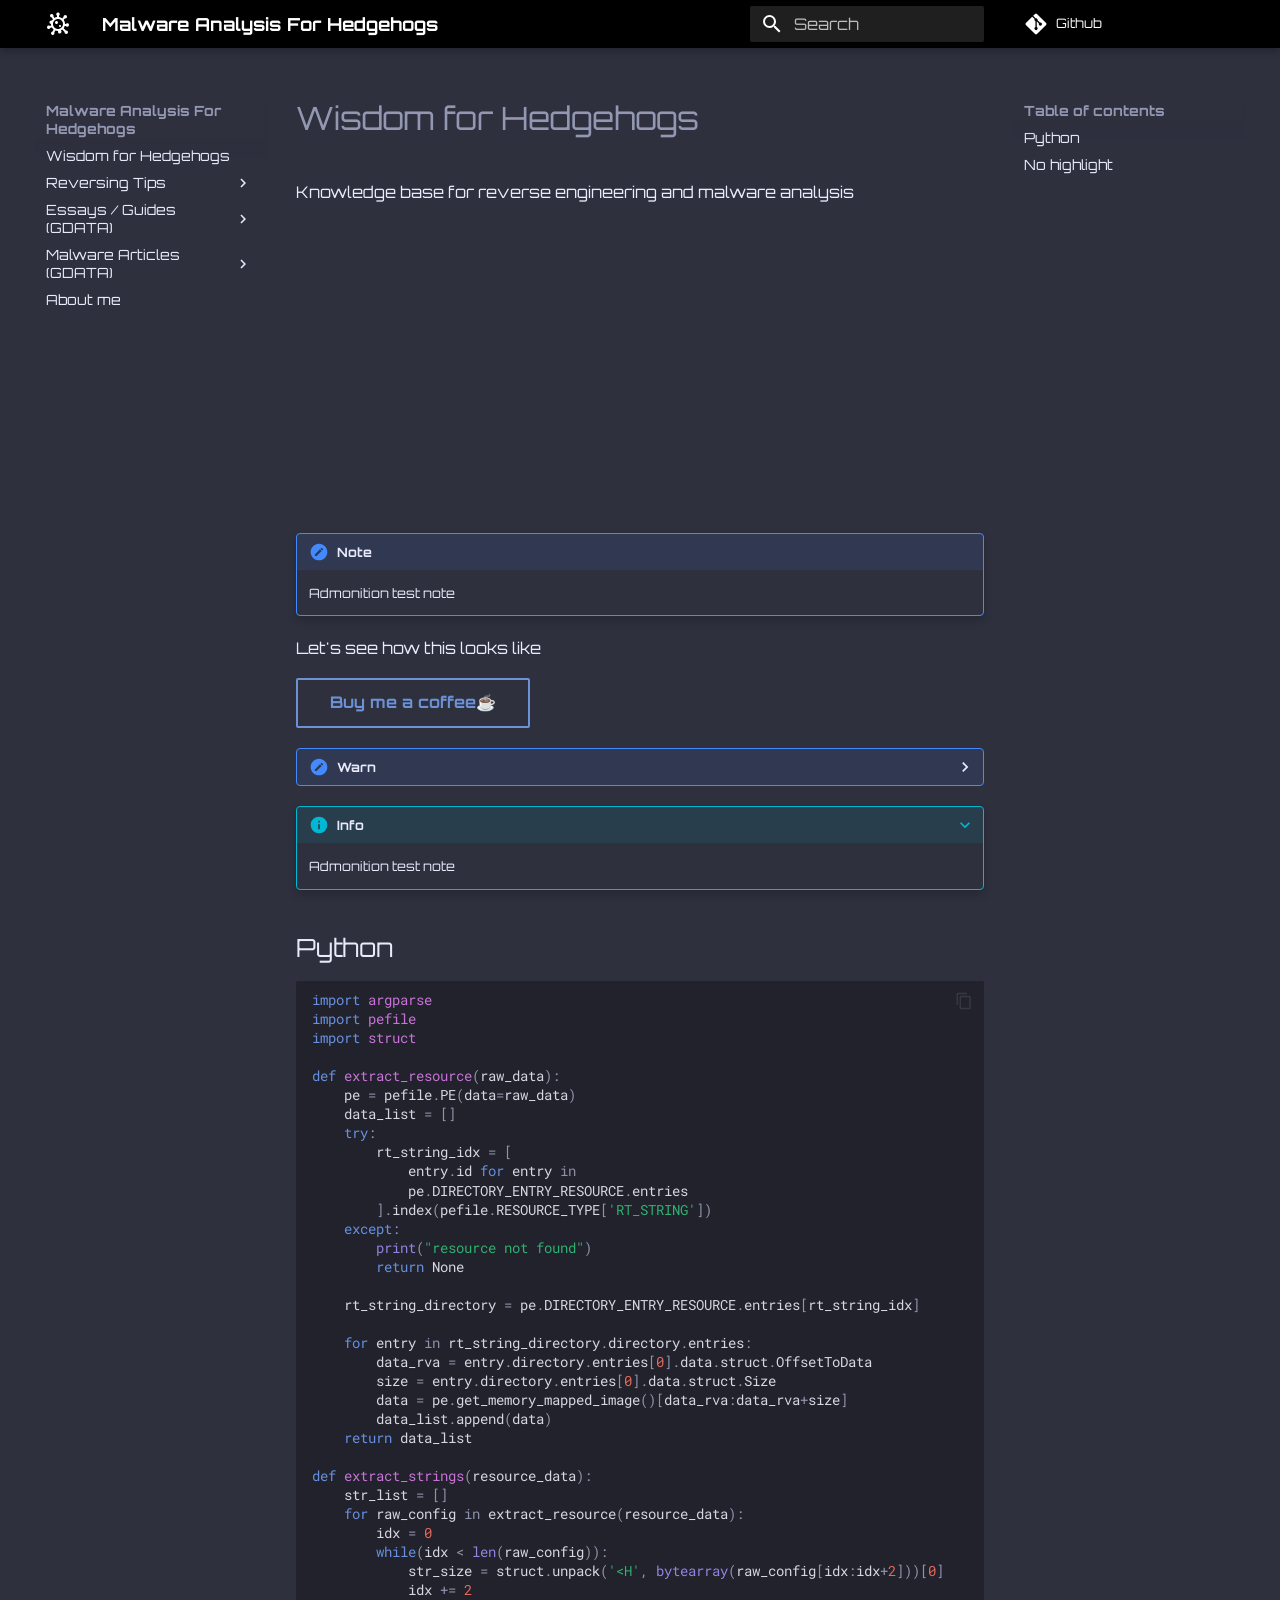
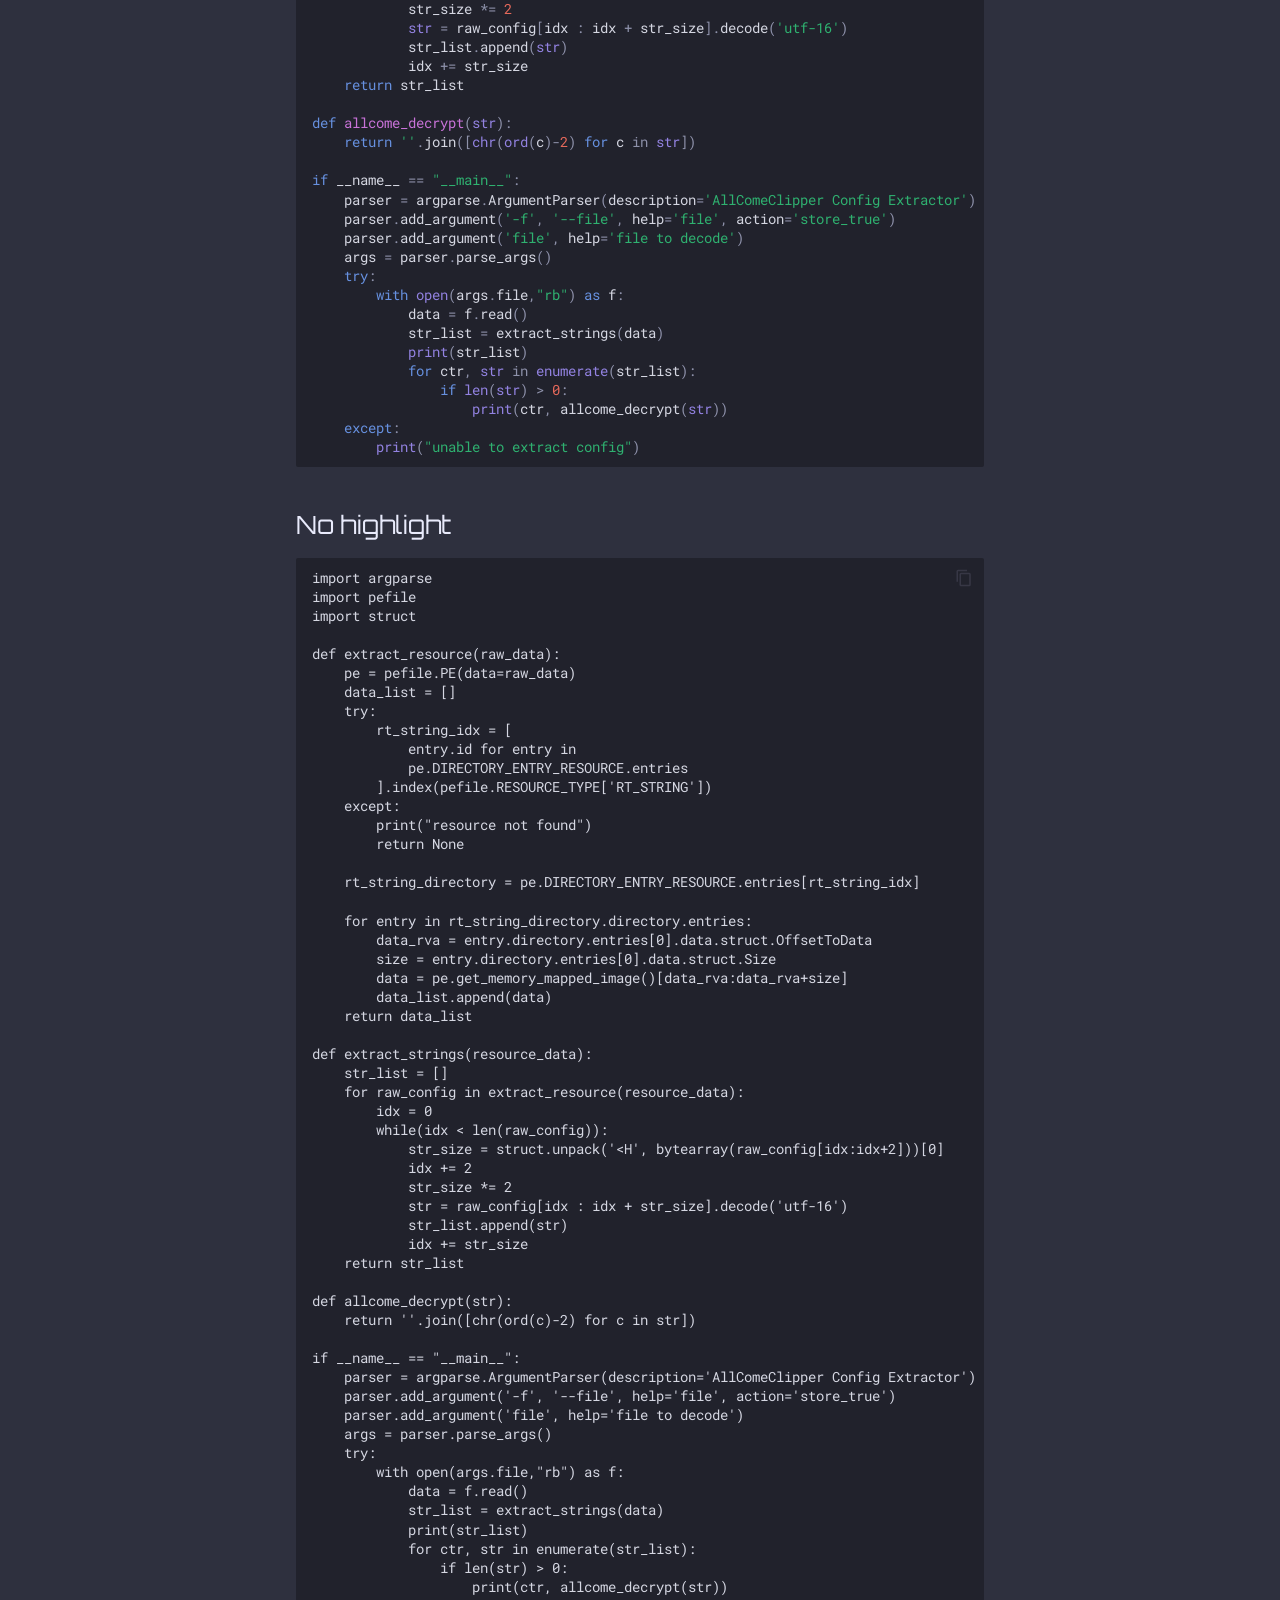
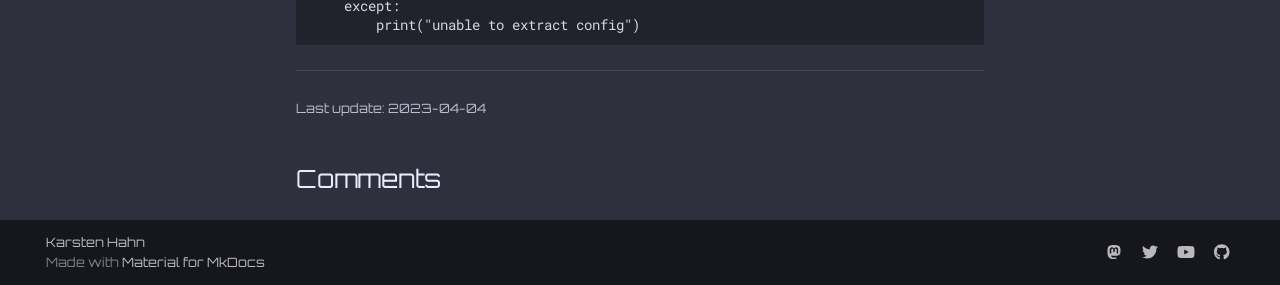
<file: testpage/index.html>
<!DOCTYPE html>

<html class="no-js" lang="en">
<head>
<meta charset="utf-8"/>
<meta content="width=device-width,initial-scale=1" name="viewport"/>
<meta content="Malware analysis blog by struppigel aka Karsten Hahn" name="description"/>
<meta content="Karsten Hahn" name="author"/>
<link href="https://struppigel.github.io/WisdomForHedgehogs/testpage/" rel="canonical"/>
<link href="../Execution%20Environments/PyInstaller/" rel="prev"/>
<link href="Publications%20at%20GDATA/" rel="next"/>
<link href="../assets/images/favicon.png" rel="icon"/>
<meta content="mkdocs-1.4.2, mkdocs-material-9.1.2" name="generator"/>
<title>Wisdom for Hedgehogs - Malware Analysis For Hedgehogs</title>
<link href="../assets/stylesheets/main.7bf56d0a.min.css" rel="stylesheet"/>
<link href="../assets/stylesheets/palette.a0c5b2b5.min.css" rel="stylesheet"/>
<link crossorigin="" href="https://fonts.gstatic.com" rel="preconnect"/>
<link href="https://fonts.googleapis.com/css?family=orbitron:300,300i,400,400i,700,700i%7CRoboto+Mono:400,400i,700,700i&amp;display=fallback" rel="stylesheet"/>
<style>:root{--md-text-font:"orbitron";--md-code-font:"Roboto Mono"}</style>
<script>__md_scope=new URL("..",location),__md_hash=e=>[...e].reduce((e,_)=>(e<<5)-e+_.charCodeAt(0),0),__md_get=(e,_=localStorage,t=__md_scope)=>JSON.parse(_.getItem(t.pathname+"."+e)),__md_set=(e,_,t=localStorage,a=__md_scope)=>{try{t.setItem(a.pathname+"."+e,JSON.stringify(_))}catch(e){}}</script>
<link href="../assets/stylesheets/glightbox.min.css" rel="stylesheet"/><style>
            html.glightbox-open { overflow: initial; height: 100%; }
            .gslide-title { margin-top: 0px; user-select: text; }
            .gslide-desc { color: #666; user-select: text; }
            .gslide-image img { background: white; }
            
                .gscrollbar-fixer { padding-right: 15px; }
                .gdesc-inner { font-size: 0.75rem; }
                body[data-md-color-scheme="slate"] .gdesc-inner { background: var(--md-default-bg-color);}
                body[data-md-color-scheme="slate"] .gslide-title { color: var(--md-default-fg-color);}
                body[data-md-color-scheme="slate"] .gslide-desc { color: var(--md-default-fg-color);}
                </style><script src="../assets/javascripts/glightbox.min.js"></script></head>
<body data-md-color-accent="yellow" data-md-color-primary="black" data-md-color-scheme="slate" dir="ltr">
<input autocomplete="off" class="md-toggle" data-md-toggle="drawer" id="__drawer" type="checkbox"/>
<input autocomplete="off" class="md-toggle" data-md-toggle="search" id="__search" type="checkbox"/>
<label class="md-overlay" for="__drawer"></label>
<div data-md-component="skip">
<a class="md-skip" href="#wisdom-for-hedgehogs">
          Skip to content
        </a>
</div>
<div data-md-component="announce">
</div>
<header class="md-header md-header--shadow" data-md-component="header">
<nav aria-label="Header" class="md-header__inner md-grid">
<a aria-label="Malware Analysis For Hedgehogs" class="md-header__button md-logo" data-md-component="logo" href=".." title="Malware Analysis For Hedgehogs">
<svg viewbox="0 0 24 24" xmlns="http://www.w3.org/2000/svg"><path d="M12 .5a1.746 1.746 0 0 0-1 3.18v1.4c-.9.13-1.74.42-2.5.86L7.39 4.35c.19-.52.14-1.12-.2-1.6C6.84 2.26 6.3 2 5.75 2c-.35 0-.7.1-1 .32-.79.55-.99 1.64-.43 2.43.34.49.88.75 1.43.75l1.18 1.68c-.43.43-.77.91-1.06 1.44-.2-.08-.41-.12-.62-.12-.45 0-.9.17-1.25.5-.67.7-.67 1.8 0 2.5.29.27.64.42 1 .5 0 .54.07 1.06.18 1.56l-1.31.35c-.31-.26-.71-.41-1.12-.41-.15 0-.31 0-.46.06a1.752 1.752 0 0 0-1.23 2.15C1.27 16.5 2 17 2.75 17c.15 0 .3 0 .46-.06.57-.16 1-.58 1.18-1.1l1.51-.41c.45.79 1.05 1.49 1.75 2.07l-1.1 2c-.55.08-1.05.39-1.34.92a1.749 1.749 0 1 0 3.08 1.66c.28-.52.27-1.12.02-1.61l1.07-1.97c.81.32 1.69.5 2.62.5h.18c-.13.26-.18.56-.18.88.08.92.84 1.62 1.75 1.62h.13c.97-.08 1.69-.92 1.62-1.88-.04-.5-.29-.94-.65-1.23.47-.21.92-.48 1.34-.79l2.34 2.34c-.1.56.06 1.13.47 1.56.35.33.8.5 1.25.5s.9-.17 1.25-.5c.67-.7.67-1.8 0-2.5-.35-.33-.8-.5-1.25-.5-.1 0-.2 0-.31.03l-2.34-2.34c.49-.65.87-1.39 1.11-2.19h1.11A1.746 1.746 0 0 0 23 13a1.746 1.746 0 0 0-3.18-1H19c0-1.57-.5-3-1.4-4.19l1.34-1.34c.11.03.21.03.31.03.45 0 .9-.17 1.25-.5.67-.69.67-1.8 0-2.5-.35-.33-.8-.5-1.25-.5s-.9.17-1.25.5c-.41.43-.57 1-.47 1.56L16.19 6.4c-.92-.69-2-1.15-3.19-1.32v-1.4A1.746 1.746 0 0 0 12 .5M12 17c-2.76 0-5-2.24-5-5s2.24-5 5-5 5 2.24 5 5-2.24 5-5 5m-1.5-8C9.67 9 9 9.67 9 10.5s.67 1.5 1.5 1.5 1.5-.67 1.5-1.5S11.33 9 10.5 9m3.5 4c-.55 0-1 .45-1 1s.45 1 1 1 1-.45 1-1-.45-1-1-1Z"></path></svg>
</a>
<label class="md-header__button md-icon" for="__drawer">
<svg viewbox="0 0 24 24" xmlns="http://www.w3.org/2000/svg"><path d="M3 6h18v2H3V6m0 5h18v2H3v-2m0 5h18v2H3v-2Z"></path></svg>
</label>
<div class="md-header__title" data-md-component="header-title">
<div class="md-header__ellipsis">
<div class="md-header__topic">
<span class="md-ellipsis">
            Malware Analysis For Hedgehogs
          </span>
</div>
<div class="md-header__topic" data-md-component="header-topic">
<span class="md-ellipsis">
            
              Wisdom for Hedgehogs
            
          </span>
</div>
</div>
</div>
<label class="md-header__button md-icon" for="__search">
<svg viewbox="0 0 24 24" xmlns="http://www.w3.org/2000/svg"><path d="M9.5 3A6.5 6.5 0 0 1 16 9.5c0 1.61-.59 3.09-1.56 4.23l.27.27h.79l5 5-1.5 1.5-5-5v-.79l-.27-.27A6.516 6.516 0 0 1 9.5 16 6.5 6.5 0 0 1 3 9.5 6.5 6.5 0 0 1 9.5 3m0 2C7 5 5 7 5 9.5S7 14 9.5 14 14 12 14 9.5 12 5 9.5 5Z"></path></svg>
</label>
<div class="md-search" data-md-component="search" role="dialog">
<label class="md-search__overlay" for="__search"></label>
<div class="md-search__inner" role="search">
<form class="md-search__form" name="search">
<input aria-label="Search" autocapitalize="off" autocomplete="off" autocorrect="off" class="md-search__input" data-md-component="search-query" name="query" placeholder="Search" required="" spellcheck="false" type="text"/>
<label class="md-search__icon md-icon" for="__search">
<svg viewbox="0 0 24 24" xmlns="http://www.w3.org/2000/svg"><path d="M9.5 3A6.5 6.5 0 0 1 16 9.5c0 1.61-.59 3.09-1.56 4.23l.27.27h.79l5 5-1.5 1.5-5-5v-.79l-.27-.27A6.516 6.516 0 0 1 9.5 16 6.5 6.5 0 0 1 3 9.5 6.5 6.5 0 0 1 9.5 3m0 2C7 5 5 7 5 9.5S7 14 9.5 14 14 12 14 9.5 12 5 9.5 5Z"></path></svg>
<svg viewbox="0 0 24 24" xmlns="http://www.w3.org/2000/svg"><path d="M20 11v2H8l5.5 5.5-1.42 1.42L4.16 12l7.92-7.92L13.5 5.5 8 11h12Z"></path></svg>
</label>
<nav aria-label="Search" class="md-search__options">
<button aria-label="Clear" class="md-search__icon md-icon" tabindex="-1" title="Clear" type="reset">
<svg viewbox="0 0 24 24" xmlns="http://www.w3.org/2000/svg"><path d="M19 6.41 17.59 5 12 10.59 6.41 5 5 6.41 10.59 12 5 17.59 6.41 19 12 13.41 17.59 19 19 17.59 13.41 12 19 6.41Z"></path></svg>
</button>
</nav>
</form>
<div class="md-search__output">
<div class="md-search__scrollwrap" data-md-scrollfix="">
<div class="md-search-result" data-md-component="search-result">
<div class="md-search-result__meta">
            Initializing search
          </div>
<ol class="md-search-result__list" role="presentation"></ol>
</div>
</div>
</div>
</div>
</div>
<div class="md-header__source">
<a class="md-source" data-md-component="source" href="https://github.com/struppigel/WisdomForHedgehogs" title="Go to repository">
<div class="md-source__icon md-icon">
<svg viewbox="0 0 448 512" xmlns="http://www.w3.org/2000/svg"><!--! Font Awesome Free 6.3.0 by @fontawesome - https://fontawesome.com License - https://fontawesome.com/license/free (Icons: CC BY 4.0, Fonts: SIL OFL 1.1, Code: MIT License) Copyright 2023 Fonticons, Inc.--><path d="M439.55 236.05 244 40.45a28.87 28.87 0 0 0-40.81 0l-40.66 40.63 51.52 51.52c27.06-9.14 52.68 16.77 43.39 43.68l49.66 49.66c34.23-11.8 61.18 31 35.47 56.69-26.49 26.49-70.21-2.87-56-37.34L240.22 199v121.85c25.3 12.54 22.26 41.85 9.08 55a34.34 34.34 0 0 1-48.55 0c-17.57-17.6-11.07-46.91 11.25-56v-123c-20.8-8.51-24.6-30.74-18.64-45L142.57 101 8.45 235.14a28.86 28.86 0 0 0 0 40.81l195.61 195.6a28.86 28.86 0 0 0 40.8 0l194.69-194.69a28.86 28.86 0 0 0 0-40.81z"></path></svg>
</div>
<div class="md-source__repository">
    Github
  </div>
</a>
</div>
</nav>
</header>
<div class="md-container" data-md-component="container">
<main class="md-main" data-md-component="main">
<div class="md-main__inner md-grid">
<div class="md-sidebar md-sidebar--primary" data-md-component="sidebar" data-md-type="navigation">
<div class="md-sidebar__scrollwrap">
<div class="md-sidebar__inner">
<nav aria-label="Navigation" class="md-nav md-nav--primary" data-md-level="0">
<label class="md-nav__title" for="__drawer">
<a aria-label="Malware Analysis For Hedgehogs" class="md-nav__button md-logo" data-md-component="logo" href=".." title="Malware Analysis For Hedgehogs">
<svg viewbox="0 0 24 24" xmlns="http://www.w3.org/2000/svg"><path d="M12 .5a1.746 1.746 0 0 0-1 3.18v1.4c-.9.13-1.74.42-2.5.86L7.39 4.35c.19-.52.14-1.12-.2-1.6C6.84 2.26 6.3 2 5.75 2c-.35 0-.7.1-1 .32-.79.55-.99 1.64-.43 2.43.34.49.88.75 1.43.75l1.18 1.68c-.43.43-.77.91-1.06 1.44-.2-.08-.41-.12-.62-.12-.45 0-.9.17-1.25.5-.67.7-.67 1.8 0 2.5.29.27.64.42 1 .5 0 .54.07 1.06.18 1.56l-1.31.35c-.31-.26-.71-.41-1.12-.41-.15 0-.31 0-.46.06a1.752 1.752 0 0 0-1.23 2.15C1.27 16.5 2 17 2.75 17c.15 0 .3 0 .46-.06.57-.16 1-.58 1.18-1.1l1.51-.41c.45.79 1.05 1.49 1.75 2.07l-1.1 2c-.55.08-1.05.39-1.34.92a1.749 1.749 0 1 0 3.08 1.66c.28-.52.27-1.12.02-1.61l1.07-1.97c.81.32 1.69.5 2.62.5h.18c-.13.26-.18.56-.18.88.08.92.84 1.62 1.75 1.62h.13c.97-.08 1.69-.92 1.62-1.88-.04-.5-.29-.94-.65-1.23.47-.21.92-.48 1.34-.79l2.34 2.34c-.1.56.06 1.13.47 1.56.35.33.8.5 1.25.5s.9-.17 1.25-.5c.67-.7.67-1.8 0-2.5-.35-.33-.8-.5-1.25-.5-.1 0-.2 0-.31.03l-2.34-2.34c.49-.65.87-1.39 1.11-2.19h1.11A1.746 1.746 0 0 0 23 13a1.746 1.746 0 0 0-3.18-1H19c0-1.57-.5-3-1.4-4.19l1.34-1.34c.11.03.21.03.31.03.45 0 .9-.17 1.25-.5.67-.69.67-1.8 0-2.5-.35-.33-.8-.5-1.25-.5s-.9.17-1.25.5c-.41.43-.57 1-.47 1.56L16.19 6.4c-.92-.69-2-1.15-3.19-1.32v-1.4A1.746 1.746 0 0 0 12 .5M12 17c-2.76 0-5-2.24-5-5s2.24-5 5-5 5 2.24 5 5-2.24 5-5 5m-1.5-8C9.67 9 9 9.67 9 10.5s.67 1.5 1.5 1.5 1.5-.67 1.5-1.5S11.33 9 10.5 9m3.5 4c-.55 0-1 .45-1 1s.45 1 1 1 1-.45 1-1-.45-1-1-1Z"></path></svg>
</a>
    Malware Analysis For Hedgehogs
  </label>
<div class="md-nav__source">
<a class="md-source" data-md-component="source" href="https://github.com/struppigel/WisdomForHedgehogs" title="Go to repository">
<div class="md-source__icon md-icon">
<svg viewbox="0 0 448 512" xmlns="http://www.w3.org/2000/svg"><!--! Font Awesome Free 6.3.0 by @fontawesome - https://fontawesome.com License - https://fontawesome.com/license/free (Icons: CC BY 4.0, Fonts: SIL OFL 1.1, Code: MIT License) Copyright 2023 Fonticons, Inc.--><path d="M439.55 236.05 244 40.45a28.87 28.87 0 0 0-40.81 0l-40.66 40.63 51.52 51.52c27.06-9.14 52.68 16.77 43.39 43.68l49.66 49.66c34.23-11.8 61.18 31 35.47 56.69-26.49 26.49-70.21-2.87-56-37.34L240.22 199v121.85c25.3 12.54 22.26 41.85 9.08 55a34.34 34.34 0 0 1-48.55 0c-17.57-17.6-11.07-46.91 11.25-56v-123c-20.8-8.51-24.6-30.74-18.64-45L142.57 101 8.45 235.14a28.86 28.86 0 0 0 0 40.81l195.61 195.6a28.86 28.86 0 0 0 40.8 0l194.69-194.69a28.86 28.86 0 0 0 0-40.81z"></path></svg>
</div>
<div class="md-source__repository">
    Github
  </div>
</a>
</div>
<ul class="md-nav__list" data-md-scrollfix="">
<li class="md-nav__item">
<a class="md-nav__link" href="..">
        Wisdom for Hedgehogs
      </a>
</li>
<li class="md-nav__item md-nav__item--nested">
<input class="md-nav__toggle md-toggle" id="__nav_2" type="checkbox"/>
<label class="md-nav__link" for="__nav_2" id="__nav_2_label" tabindex="0">
          Reversing Tips
          <span class="md-nav__icon md-icon"></span>
</label>
<nav aria-expanded="false" aria-labelledby="__nav_2_label" class="md-nav" data-md-level="1">
<label class="md-nav__title" for="__nav_2">
<span class="md-nav__icon md-icon"></span>
          Reversing Tips
        </label>
<ul class="md-nav__list" data-md-scrollfix="">
<li class="md-nav__item">
<a class="md-nav__link" href="../Execution%20Environments/CPython%20Bytecode%20Reversing/">
        CPython Bytecode
      </a>
</li>
<li class="md-nav__item">
<a class="md-nav__link" href="../Execution%20Environments/Infographics/">
        Infographics
      </a>
</li>
<li class="md-nav__item">
<a class="md-nav__link" href="../Execution%20Environments/MBR%20and%20BIOS/">
        MBR and BIOS
      </a>
</li>
<li class="md-nav__item">
<a class="md-nav__link" href="../Execution%20Environments/PEB%20Walking%20and%20Export%20Parsing/">
        PEB Walking and Export Parsing
      </a>
</li>
<li class="md-nav__item">
<a class="md-nav__link" href="../Execution%20Environments/PowerShell/">
        PowerShell
      </a>
</li>
<li class="md-nav__item">
<a class="md-nav__link" href="../Execution%20Environments/PyInstaller/">
        PyInstaller
      </a>
</li>
</ul>
</nav>
</li>
<li class="md-nav__item md-nav__item--nested">
<input class="md-nav__toggle md-toggle" id="__nav_3" type="checkbox"/>
<label class="md-nav__link" for="__nav_3" id="__nav_3_label" tabindex="0">
          Essays / Guides (GDATA)
          <span class="md-nav__icon md-icon"></span>
</label>
<nav aria-expanded="false" aria-labelledby="__nav_3_label" class="md-nav" data-md-level="1">
<label class="md-nav__title" for="__nav_3">
<span class="md-nav__icon md-icon"></span>
          Essays / Guides (GDATA)
        </label>
<ul class="md-nav__list" data-md-scrollfix="">
<li class="md-nav__item">
<a class="md-nav__link" href="https://www.gdatasoftware.com/blog/2022/09/37511-detecting-file-manipulation-in-system-files">
        Identifying file manipulation
      </a>
</li>
<li class="md-nav__item">
<a class="md-nav__link" href="https://www.gdatasoftware.com/blog/2022/01/malware-vaccines">
        Malware vaccines
      </a>
</li>
<li class="md-nav__item">
<a class="md-nav__link" href="https://www.gdatasoftware.com/blog/2021/09/an-overview-of-malware-hashing-algorithms">
        Hashing algorithms
      </a>
</li>
<li class="md-nav__item">
<a class="md-nav__link" href="https://www.gdatasoftware.com/blog/2019/08/35146-taming-the-mess-of-av-detection-names">
        Malware naming - AV detection names
      </a>
</li>
<li class="md-nav__item">
<a class="md-nav__link" href="https://www.gdatasoftware.com/blog/malware-family-naming-hell">
        Malware naming hell
      </a>
</li>
<li class="md-nav__item">
<a class="md-nav__link" href="https://www.gdatasoftware.com/blog/2024/08/37995-malware-sophistication">
        Malware sophistication
      </a>
</li>
<li class="md-nav__item">
<a class="md-nav__link" href="https://www.gdatasoftware.com/blog/2016/11/29289-it-s-educational-on-the-no-1-argument-for-open-source-ransomware">
        Open source ransomware
      </a>
</li>
<li class="md-nav__item">
<a class="md-nav__link" href="https://www.gdatasoftware.com/blog/2019/06/31666-ransomware-identification-for-the-judicious-analyst">
        Ransomware identification
      </a>
</li>
<li class="md-nav__item">
<a class="md-nav__link" href="https://www.gdatasoftware.com/blog/2024/09/38031-sandbox-scores-are-not-an-antivirus-replacement">
        Sandboxes are not an AV
      </a>
</li>
<li class="md-nav__item">
<a class="md-nav__link" href="https://www.gdatasoftware.com/blog/2022/06/37445-malware-detection-is-hard">
        Why malware detection is hard
      </a>
</li>
</ul>
</nav>
</li>
<li class="md-nav__item md-nav__item--nested">
<input class="md-nav__toggle md-toggle" id="__nav_4" type="checkbox"/>
<label class="md-nav__link" for="__nav_4" id="__nav_4_label" tabindex="0">
          Malware Articles (GDATA)
          <span class="md-nav__icon md-icon"></span>
</label>
<nav aria-expanded="false" aria-labelledby="__nav_4_label" class="md-nav" data-md-level="1">
<label class="md-nav__title" for="__nav_4">
<span class="md-nav__icon md-icon"></span>
          Malware Articles (GDATA)
        </label>
<ul class="md-nav__list" data-md-scrollfix="">
<li class="md-nav__item">
<a class="md-nav__link" href="https://www.gdatasoftware.com/blog/2022/02/37239-allcome-clipbanker-is-a-newcomer-in-malware-underground-forums">
        Allcome
      </a>
</li>
<li class="md-nav__item">
<a class="md-nav__link" href="https://www.gdatasoftware.com/blog/2020/11/36459-babax-stealer-rebrands-to-osno-installs-rootkit">
        Babax
      </a>
</li>
<li class="md-nav__item">
<a class="md-nav__link" href="https://www.gdatasoftware.com/blog/2024/06/37947-badspace-backdoor">
        BadSpace
      </a>
</li>
<li class="md-nav__item">
<a class="md-nav__link" href="https://www.gdatasoftware.com/blog/2024/09/38039-bbtok-deobfuscating-net-loader">
        BBTok
      </a>
</li>
<li class="md-nav__item">
<a class="md-nav__link" href="https://www.gdatasoftware.com/blog/2022/01/37236-qr-codes-on-twitter-deliver-malicious-chrome-extension">
        ChromeLoader / Choziosi
      </a>
</li>
<li class="md-nav__item">
<a class="md-nav__link" href="https://www.gdatasoftware.com/blog/2020/02/35802-bitbucket-abused-as-malware-slinger">
        CryptBot
      </a>
</li>
<li class="md-nav__item">
<a class="md-nav__link" href="https://www.gdatasoftware.com/blog/cyrat-ransomware">
        Cyrat
      </a>
</li>
<li class="md-nav__item">
<a class="md-nav__link" href="https://www.gdatasoftware.com/blog/2019/04/31643-garrantydecrypt-ransomware-spyhunter">
        GarrantyDecrypt
      </a>
</li>
<li class="md-nav__item">
<a class="md-nav__link" href="https://www.gdatasoftware.com/blog/2022/03/ginzo-free-malware">
        Ginzo
      </a>
</li>
<li class="md-nav__item">
<a class="md-nav__link" href="https://www.gdatasoftware.com/blog/icerat-evades-antivirus-by-using-jphp">
        IceRAT
      </a>
</li>
<li class="md-nav__item">
<a class="md-nav__link" href="https://www.gdatasoftware.com/blog/microsoft-signed-a-malicious-netfilter-rootkit">
        Netfilter rootkit
      </a>
</li>
<li class="md-nav__item">
<a class="md-nav__link" href="https://www.gdatasoftware.com/blog/netwire-rat-via-pasteee-and-ms-excel">
        NetWireRAT
      </a>
</li>
<li class="md-nav__item">
<a class="md-nav__link" href="https://www.gdatasoftware.com/blog/2024/03/37885-risepro-stealer-campaign-github">
        RisePro
      </a>
</li>
<li class="md-nav__item">
<a class="md-nav__link" href="https://www.gdatasoftware.com/blog/2024/05/37906-gotomeeting-loads-remcos">
        Rust Shellcode Loader
      </a>
</li>
<li class="md-nav__item">
<a class="md-nav__link" href="https://www.gdatasoftware.com/blog/2019/11/35548-new-sectoprat-remote-access-malware-utilizes-second-desktop-to-control-browsers">
        SectopRAT
      </a>
</li>
<li class="md-nav__item">
<a class="md-nav__link" href="https://www.gdatasoftware.com/blog/2017/01/29442-spora-worm-and-ransomware">
        Spora
      </a>
</li>
<li class="md-nav__item">
<a class="md-nav__link" href="https://www.gdatasoftware.com/blog/2021/06/36861-malware-hides-in-steam-profile-images">
        SteamHide
      </a>
</li>
<li class="md-nav__item">
<a class="md-nav__link" href="https://www.gdatasoftware.com/blog/strrat-crimson">
        STRRAT
      </a>
</li>
<li class="md-nav__item">
<a class="md-nav__link" href="https://www.gdatasoftware.com/blog/trat-control-via-smartphone">
        T-RAT 2.0
      </a>
</li>
<li class="md-nav__item">
<a class="md-nav__link" href="https://www.gdatasoftware.com/blog/2020/07/36200-ransomware-tries-to-worm">
        Try2Cry
      </a>
</li>
</ul>
</nav>
</li>
<li class="md-nav__item">
<a class="md-nav__link" href="../About%20me/">
        About me
      </a>
</li>
</ul>
</nav>
</div>
</div>
</div>
<div class="md-sidebar md-sidebar--secondary" data-md-component="sidebar" data-md-type="toc">
<div class="md-sidebar__scrollwrap">
<div class="md-sidebar__inner">
<nav aria-label="Table of contents" class="md-nav md-nav--secondary">
<label class="md-nav__title" for="__toc">
<span class="md-nav__icon md-icon"></span>
      Table of contents
    </label>
<ul class="md-nav__list" data-md-component="toc" data-md-scrollfix="">
<li class="md-nav__item">
<a class="md-nav__link" href="#python">
    Python
  </a>
</li>
<li class="md-nav__item">
<a class="md-nav__link" href="#no-highlight">
    No highlight
  </a>
</li>
</ul>
</nav>
</div>
</div>
</div>
<div class="md-content" data-md-component="content">
<article class="md-content__inner md-typeset">
<div><h1 id="wisdom-for-hedgehogs">Wisdom for Hedgehogs</h1>
<p>Knowledge base for reverse engineering and malware analysis</p>
<p><a class="glightbox" data-desc-position="bottom" data-height="auto" data-type="image" data-width="100%" href="https://www.youtube.com/embed/fTX-vgSEfjk"><div class="video-container"><iframe allowfullscreen="" alt="type:video" frameborder="0" src="https://www.youtube.com/embed/fTX-vgSEfjk" style="position:relative;width:100%;height:22.172vw"></iframe></div></a></p>
<div class="admonition note">
<p class="admonition-title">Note</p>
<p>Admonition test note</p>
</div>
<p>Let's see how this looks like</p>
<p><a class="md-button" href="https://ko-fi.com/struppigel">Buy me a coffee☕</a></p>
<details class="warn">
<summary>Warn</summary>
<p>Admonition test note</p>
</details>
<details class="info" open="open">
<summary>Info</summary>
<p>Admonition test note</p>
</details>
<h2 id="python">Python</h2>
<div class="language-python highlight"><pre><span></span><code><span id="__span-0-1"><a href="#__codelineno-0-1" id="__codelineno-0-1" name="__codelineno-0-1"></a><span class="kn">import</span> <span class="nn">argparse</span>
</span><span id="__span-0-2"><a href="#__codelineno-0-2" id="__codelineno-0-2" name="__codelineno-0-2"></a><span class="kn">import</span> <span class="nn">pefile</span>
</span><span id="__span-0-3"><a href="#__codelineno-0-3" id="__codelineno-0-3" name="__codelineno-0-3"></a><span class="kn">import</span> <span class="nn">struct</span>
</span><span id="__span-0-4"><a href="#__codelineno-0-4" id="__codelineno-0-4" name="__codelineno-0-4"></a>
</span><span id="__span-0-5"><a href="#__codelineno-0-5" id="__codelineno-0-5" name="__codelineno-0-5"></a><span class="k">def</span> <span class="nf">extract_resource</span><span class="p">(</span><span class="n">raw_data</span><span class="p">):</span>
</span><span id="__span-0-6"><a href="#__codelineno-0-6" id="__codelineno-0-6" name="__codelineno-0-6"></a>    <span class="n">pe</span> <span class="o">=</span> <span class="n">pefile</span><span class="o">.</span><span class="n">PE</span><span class="p">(</span><span class="n">data</span><span class="o">=</span><span class="n">raw_data</span><span class="p">)</span>
</span><span id="__span-0-7"><a href="#__codelineno-0-7" id="__codelineno-0-7" name="__codelineno-0-7"></a>    <span class="n">data_list</span> <span class="o">=</span> <span class="p">[]</span>
</span><span id="__span-0-8"><a href="#__codelineno-0-8" id="__codelineno-0-8" name="__codelineno-0-8"></a>    <span class="k">try</span><span class="p">:</span>
</span><span id="__span-0-9"><a href="#__codelineno-0-9" id="__codelineno-0-9" name="__codelineno-0-9"></a>        <span class="n">rt_string_idx</span> <span class="o">=</span> <span class="p">[</span>
</span><span id="__span-0-10"><a href="#__codelineno-0-10" id="__codelineno-0-10" name="__codelineno-0-10"></a>            <span class="n">entry</span><span class="o">.</span><span class="n">id</span> <span class="k">for</span> <span class="n">entry</span> <span class="ow">in</span> 
</span><span id="__span-0-11"><a href="#__codelineno-0-11" id="__codelineno-0-11" name="__codelineno-0-11"></a>            <span class="n">pe</span><span class="o">.</span><span class="n">DIRECTORY_ENTRY_RESOURCE</span><span class="o">.</span><span class="n">entries</span>
</span><span id="__span-0-12"><a href="#__codelineno-0-12" id="__codelineno-0-12" name="__codelineno-0-12"></a>        <span class="p">]</span><span class="o">.</span><span class="n">index</span><span class="p">(</span><span class="n">pefile</span><span class="o">.</span><span class="n">RESOURCE_TYPE</span><span class="p">[</span><span class="s1">'RT_STRING'</span><span class="p">])</span>
</span><span id="__span-0-13"><a href="#__codelineno-0-13" id="__codelineno-0-13" name="__codelineno-0-13"></a>    <span class="k">except</span><span class="p">:</span>
</span><span id="__span-0-14"><a href="#__codelineno-0-14" id="__codelineno-0-14" name="__codelineno-0-14"></a>        <span class="nb">print</span><span class="p">(</span><span class="s2">"resource not found"</span><span class="p">)</span>
</span><span id="__span-0-15"><a href="#__codelineno-0-15" id="__codelineno-0-15" name="__codelineno-0-15"></a>        <span class="k">return</span> <span class="kc">None</span>
</span><span id="__span-0-16"><a href="#__codelineno-0-16" id="__codelineno-0-16" name="__codelineno-0-16"></a>
</span><span id="__span-0-17"><a href="#__codelineno-0-17" id="__codelineno-0-17" name="__codelineno-0-17"></a>    <span class="n">rt_string_directory</span> <span class="o">=</span> <span class="n">pe</span><span class="o">.</span><span class="n">DIRECTORY_ENTRY_RESOURCE</span><span class="o">.</span><span class="n">entries</span><span class="p">[</span><span class="n">rt_string_idx</span><span class="p">]</span>
</span><span id="__span-0-18"><a href="#__codelineno-0-18" id="__codelineno-0-18" name="__codelineno-0-18"></a>
</span><span id="__span-0-19"><a href="#__codelineno-0-19" id="__codelineno-0-19" name="__codelineno-0-19"></a>    <span class="k">for</span> <span class="n">entry</span> <span class="ow">in</span> <span class="n">rt_string_directory</span><span class="o">.</span><span class="n">directory</span><span class="o">.</span><span class="n">entries</span><span class="p">:</span>
</span><span id="__span-0-20"><a href="#__codelineno-0-20" id="__codelineno-0-20" name="__codelineno-0-20"></a>        <span class="n">data_rva</span> <span class="o">=</span> <span class="n">entry</span><span class="o">.</span><span class="n">directory</span><span class="o">.</span><span class="n">entries</span><span class="p">[</span><span class="mi">0</span><span class="p">]</span><span class="o">.</span><span class="n">data</span><span class="o">.</span><span class="n">struct</span><span class="o">.</span><span class="n">OffsetToData</span>
</span><span id="__span-0-21"><a href="#__codelineno-0-21" id="__codelineno-0-21" name="__codelineno-0-21"></a>        <span class="n">size</span> <span class="o">=</span> <span class="n">entry</span><span class="o">.</span><span class="n">directory</span><span class="o">.</span><span class="n">entries</span><span class="p">[</span><span class="mi">0</span><span class="p">]</span><span class="o">.</span><span class="n">data</span><span class="o">.</span><span class="n">struct</span><span class="o">.</span><span class="n">Size</span>
</span><span id="__span-0-22"><a href="#__codelineno-0-22" id="__codelineno-0-22" name="__codelineno-0-22"></a>        <span class="n">data</span> <span class="o">=</span> <span class="n">pe</span><span class="o">.</span><span class="n">get_memory_mapped_image</span><span class="p">()[</span><span class="n">data_rva</span><span class="p">:</span><span class="n">data_rva</span><span class="o">+</span><span class="n">size</span><span class="p">]</span>
</span><span id="__span-0-23"><a href="#__codelineno-0-23" id="__codelineno-0-23" name="__codelineno-0-23"></a>        <span class="n">data_list</span><span class="o">.</span><span class="n">append</span><span class="p">(</span><span class="n">data</span><span class="p">)</span>
</span><span id="__span-0-24"><a href="#__codelineno-0-24" id="__codelineno-0-24" name="__codelineno-0-24"></a>    <span class="k">return</span> <span class="n">data_list</span> 
</span><span id="__span-0-25"><a href="#__codelineno-0-25" id="__codelineno-0-25" name="__codelineno-0-25"></a>
</span><span id="__span-0-26"><a href="#__codelineno-0-26" id="__codelineno-0-26" name="__codelineno-0-26"></a><span class="k">def</span> <span class="nf">extract_strings</span><span class="p">(</span><span class="n">resource_data</span><span class="p">):</span>
</span><span id="__span-0-27"><a href="#__codelineno-0-27" id="__codelineno-0-27" name="__codelineno-0-27"></a>    <span class="n">str_list</span> <span class="o">=</span> <span class="p">[]</span>
</span><span id="__span-0-28"><a href="#__codelineno-0-28" id="__codelineno-0-28" name="__codelineno-0-28"></a>    <span class="k">for</span> <span class="n">raw_config</span> <span class="ow">in</span> <span class="n">extract_resource</span><span class="p">(</span><span class="n">resource_data</span><span class="p">):</span>
</span><span id="__span-0-29"><a href="#__codelineno-0-29" id="__codelineno-0-29" name="__codelineno-0-29"></a>        <span class="n">idx</span> <span class="o">=</span> <span class="mi">0</span>
</span><span id="__span-0-30"><a href="#__codelineno-0-30" id="__codelineno-0-30" name="__codelineno-0-30"></a>        <span class="k">while</span><span class="p">(</span><span class="n">idx</span> <span class="o">&lt;</span> <span class="nb">len</span><span class="p">(</span><span class="n">raw_config</span><span class="p">)):</span>
</span><span id="__span-0-31"><a href="#__codelineno-0-31" id="__codelineno-0-31" name="__codelineno-0-31"></a>            <span class="n">str_size</span> <span class="o">=</span> <span class="n">struct</span><span class="o">.</span><span class="n">unpack</span><span class="p">(</span><span class="s1">'&lt;H'</span><span class="p">,</span> <span class="nb">bytearray</span><span class="p">(</span><span class="n">raw_config</span><span class="p">[</span><span class="n">idx</span><span class="p">:</span><span class="n">idx</span><span class="o">+</span><span class="mi">2</span><span class="p">]))[</span><span class="mi">0</span><span class="p">]</span>
</span><span id="__span-0-32"><a href="#__codelineno-0-32" id="__codelineno-0-32" name="__codelineno-0-32"></a>            <span class="n">idx</span> <span class="o">+=</span> <span class="mi">2</span>
</span><span id="__span-0-33"><a href="#__codelineno-0-33" id="__codelineno-0-33" name="__codelineno-0-33"></a>            <span class="n">str_size</span> <span class="o">*=</span> <span class="mi">2</span>
</span><span id="__span-0-34"><a href="#__codelineno-0-34" id="__codelineno-0-34" name="__codelineno-0-34"></a>            <span class="nb">str</span> <span class="o">=</span> <span class="n">raw_config</span><span class="p">[</span><span class="n">idx</span> <span class="p">:</span> <span class="n">idx</span> <span class="o">+</span> <span class="n">str_size</span><span class="p">]</span><span class="o">.</span><span class="n">decode</span><span class="p">(</span><span class="s1">'utf-16'</span><span class="p">)</span>
</span><span id="__span-0-35"><a href="#__codelineno-0-35" id="__codelineno-0-35" name="__codelineno-0-35"></a>            <span class="n">str_list</span><span class="o">.</span><span class="n">append</span><span class="p">(</span><span class="nb">str</span><span class="p">)</span>
</span><span id="__span-0-36"><a href="#__codelineno-0-36" id="__codelineno-0-36" name="__codelineno-0-36"></a>            <span class="n">idx</span> <span class="o">+=</span> <span class="n">str_size</span>
</span><span id="__span-0-37"><a href="#__codelineno-0-37" id="__codelineno-0-37" name="__codelineno-0-37"></a>    <span class="k">return</span> <span class="n">str_list</span>
</span><span id="__span-0-38"><a href="#__codelineno-0-38" id="__codelineno-0-38" name="__codelineno-0-38"></a>
</span><span id="__span-0-39"><a href="#__codelineno-0-39" id="__codelineno-0-39" name="__codelineno-0-39"></a><span class="k">def</span> <span class="nf">allcome_decrypt</span><span class="p">(</span><span class="nb">str</span><span class="p">):</span>
</span><span id="__span-0-40"><a href="#__codelineno-0-40" id="__codelineno-0-40" name="__codelineno-0-40"></a>    <span class="k">return</span> <span class="s1">''</span><span class="o">.</span><span class="n">join</span><span class="p">([</span><span class="nb">chr</span><span class="p">(</span><span class="nb">ord</span><span class="p">(</span><span class="n">c</span><span class="p">)</span><span class="o">-</span><span class="mi">2</span><span class="p">)</span> <span class="k">for</span> <span class="n">c</span> <span class="ow">in</span> <span class="nb">str</span><span class="p">])</span>
</span><span id="__span-0-41"><a href="#__codelineno-0-41" id="__codelineno-0-41" name="__codelineno-0-41"></a>
</span><span id="__span-0-42"><a href="#__codelineno-0-42" id="__codelineno-0-42" name="__codelineno-0-42"></a><span class="k">if</span> <span class="vm">__name__</span> <span class="o">==</span> <span class="s2">"__main__"</span><span class="p">:</span>
</span><span id="__span-0-43"><a href="#__codelineno-0-43" id="__codelineno-0-43" name="__codelineno-0-43"></a>    <span class="n">parser</span> <span class="o">=</span> <span class="n">argparse</span><span class="o">.</span><span class="n">ArgumentParser</span><span class="p">(</span><span class="n">description</span><span class="o">=</span><span class="s1">'AllComeClipper Config Extractor'</span><span class="p">)</span>
</span><span id="__span-0-44"><a href="#__codelineno-0-44" id="__codelineno-0-44" name="__codelineno-0-44"></a>    <span class="n">parser</span><span class="o">.</span><span class="n">add_argument</span><span class="p">(</span><span class="s1">'-f'</span><span class="p">,</span> <span class="s1">'--file'</span><span class="p">,</span> <span class="n">help</span><span class="o">=</span><span class="s1">'file'</span><span class="p">,</span> <span class="n">action</span><span class="o">=</span><span class="s1">'store_true'</span><span class="p">)</span>
</span><span id="__span-0-45"><a href="#__codelineno-0-45" id="__codelineno-0-45" name="__codelineno-0-45"></a>    <span class="n">parser</span><span class="o">.</span><span class="n">add_argument</span><span class="p">(</span><span class="s1">'file'</span><span class="p">,</span> <span class="n">help</span><span class="o">=</span><span class="s1">'file to decode'</span><span class="p">)</span>
</span><span id="__span-0-46"><a href="#__codelineno-0-46" id="__codelineno-0-46" name="__codelineno-0-46"></a>    <span class="n">args</span> <span class="o">=</span> <span class="n">parser</span><span class="o">.</span><span class="n">parse_args</span><span class="p">()</span>
</span><span id="__span-0-47"><a href="#__codelineno-0-47" id="__codelineno-0-47" name="__codelineno-0-47"></a>    <span class="k">try</span><span class="p">:</span>
</span><span id="__span-0-48"><a href="#__codelineno-0-48" id="__codelineno-0-48" name="__codelineno-0-48"></a>        <span class="k">with</span> <span class="nb">open</span><span class="p">(</span><span class="n">args</span><span class="o">.</span><span class="n">file</span><span class="p">,</span><span class="s2">"rb"</span><span class="p">)</span> <span class="k">as</span> <span class="n">f</span><span class="p">:</span>
</span><span id="__span-0-49"><a href="#__codelineno-0-49" id="__codelineno-0-49" name="__codelineno-0-49"></a>            <span class="n">data</span> <span class="o">=</span> <span class="n">f</span><span class="o">.</span><span class="n">read</span><span class="p">()</span>
</span><span id="__span-0-50"><a href="#__codelineno-0-50" id="__codelineno-0-50" name="__codelineno-0-50"></a>            <span class="n">str_list</span> <span class="o">=</span> <span class="n">extract_strings</span><span class="p">(</span><span class="n">data</span><span class="p">)</span>
</span><span id="__span-0-51"><a href="#__codelineno-0-51" id="__codelineno-0-51" name="__codelineno-0-51"></a>            <span class="nb">print</span><span class="p">(</span><span class="n">str_list</span><span class="p">)</span>
</span><span id="__span-0-52"><a href="#__codelineno-0-52" id="__codelineno-0-52" name="__codelineno-0-52"></a>            <span class="k">for</span> <span class="n">ctr</span><span class="p">,</span> <span class="nb">str</span> <span class="ow">in</span> <span class="nb">enumerate</span><span class="p">(</span><span class="n">str_list</span><span class="p">):</span>
</span><span id="__span-0-53"><a href="#__codelineno-0-53" id="__codelineno-0-53" name="__codelineno-0-53"></a>                <span class="k">if</span> <span class="nb">len</span><span class="p">(</span><span class="nb">str</span><span class="p">)</span> <span class="o">&gt;</span> <span class="mi">0</span><span class="p">:</span>
</span><span id="__span-0-54"><a href="#__codelineno-0-54" id="__codelineno-0-54" name="__codelineno-0-54"></a>                    <span class="nb">print</span><span class="p">(</span><span class="n">ctr</span><span class="p">,</span> <span class="n">allcome_decrypt</span><span class="p">(</span><span class="nb">str</span><span class="p">))</span>
</span><span id="__span-0-55"><a href="#__codelineno-0-55" id="__codelineno-0-55" name="__codelineno-0-55"></a>    <span class="k">except</span><span class="p">:</span>
</span><span id="__span-0-56"><a href="#__codelineno-0-56" id="__codelineno-0-56" name="__codelineno-0-56"></a>        <span class="nb">print</span><span class="p">(</span><span class="s2">"unable to extract config"</span><span class="p">)</span>
</span></code></pre></div>
<h2 id="no-highlight">No highlight</h2>
<div class="language-text highlight"><pre><span></span><code><span id="__span-1-1"><a href="#__codelineno-1-1" id="__codelineno-1-1" name="__codelineno-1-1"></a>import argparse
</span><span id="__span-1-2"><a href="#__codelineno-1-2" id="__codelineno-1-2" name="__codelineno-1-2"></a>import pefile
</span><span id="__span-1-3"><a href="#__codelineno-1-3" id="__codelineno-1-3" name="__codelineno-1-3"></a>import struct
</span><span id="__span-1-4"><a href="#__codelineno-1-4" id="__codelineno-1-4" name="__codelineno-1-4"></a>
</span><span id="__span-1-5"><a href="#__codelineno-1-5" id="__codelineno-1-5" name="__codelineno-1-5"></a>def extract_resource(raw_data):
</span><span id="__span-1-6"><a href="#__codelineno-1-6" id="__codelineno-1-6" name="__codelineno-1-6"></a>    pe = pefile.PE(data=raw_data)
</span><span id="__span-1-7"><a href="#__codelineno-1-7" id="__codelineno-1-7" name="__codelineno-1-7"></a>    data_list = []
</span><span id="__span-1-8"><a href="#__codelineno-1-8" id="__codelineno-1-8" name="__codelineno-1-8"></a>    try:
</span><span id="__span-1-9"><a href="#__codelineno-1-9" id="__codelineno-1-9" name="__codelineno-1-9"></a>        rt_string_idx = [
</span><span id="__span-1-10"><a href="#__codelineno-1-10" id="__codelineno-1-10" name="__codelineno-1-10"></a>            entry.id for entry in 
</span><span id="__span-1-11"><a href="#__codelineno-1-11" id="__codelineno-1-11" name="__codelineno-1-11"></a>            pe.DIRECTORY_ENTRY_RESOURCE.entries
</span><span id="__span-1-12"><a href="#__codelineno-1-12" id="__codelineno-1-12" name="__codelineno-1-12"></a>        ].index(pefile.RESOURCE_TYPE['RT_STRING'])
</span><span id="__span-1-13"><a href="#__codelineno-1-13" id="__codelineno-1-13" name="__codelineno-1-13"></a>    except:
</span><span id="__span-1-14"><a href="#__codelineno-1-14" id="__codelineno-1-14" name="__codelineno-1-14"></a>        print("resource not found")
</span><span id="__span-1-15"><a href="#__codelineno-1-15" id="__codelineno-1-15" name="__codelineno-1-15"></a>        return None
</span><span id="__span-1-16"><a href="#__codelineno-1-16" id="__codelineno-1-16" name="__codelineno-1-16"></a>
</span><span id="__span-1-17"><a href="#__codelineno-1-17" id="__codelineno-1-17" name="__codelineno-1-17"></a>    rt_string_directory = pe.DIRECTORY_ENTRY_RESOURCE.entries[rt_string_idx]
</span><span id="__span-1-18"><a href="#__codelineno-1-18" id="__codelineno-1-18" name="__codelineno-1-18"></a>
</span><span id="__span-1-19"><a href="#__codelineno-1-19" id="__codelineno-1-19" name="__codelineno-1-19"></a>    for entry in rt_string_directory.directory.entries:
</span><span id="__span-1-20"><a href="#__codelineno-1-20" id="__codelineno-1-20" name="__codelineno-1-20"></a>        data_rva = entry.directory.entries[0].data.struct.OffsetToData
</span><span id="__span-1-21"><a href="#__codelineno-1-21" id="__codelineno-1-21" name="__codelineno-1-21"></a>        size = entry.directory.entries[0].data.struct.Size
</span><span id="__span-1-22"><a href="#__codelineno-1-22" id="__codelineno-1-22" name="__codelineno-1-22"></a>        data = pe.get_memory_mapped_image()[data_rva:data_rva+size]
</span><span id="__span-1-23"><a href="#__codelineno-1-23" id="__codelineno-1-23" name="__codelineno-1-23"></a>        data_list.append(data)
</span><span id="__span-1-24"><a href="#__codelineno-1-24" id="__codelineno-1-24" name="__codelineno-1-24"></a>    return data_list 
</span><span id="__span-1-25"><a href="#__codelineno-1-25" id="__codelineno-1-25" name="__codelineno-1-25"></a>
</span><span id="__span-1-26"><a href="#__codelineno-1-26" id="__codelineno-1-26" name="__codelineno-1-26"></a>def extract_strings(resource_data):
</span><span id="__span-1-27"><a href="#__codelineno-1-27" id="__codelineno-1-27" name="__codelineno-1-27"></a>    str_list = []
</span><span id="__span-1-28"><a href="#__codelineno-1-28" id="__codelineno-1-28" name="__codelineno-1-28"></a>    for raw_config in extract_resource(resource_data):
</span><span id="__span-1-29"><a href="#__codelineno-1-29" id="__codelineno-1-29" name="__codelineno-1-29"></a>        idx = 0
</span><span id="__span-1-30"><a href="#__codelineno-1-30" id="__codelineno-1-30" name="__codelineno-1-30"></a>        while(idx &lt; len(raw_config)):
</span><span id="__span-1-31"><a href="#__codelineno-1-31" id="__codelineno-1-31" name="__codelineno-1-31"></a>            str_size = struct.unpack('&lt;H', bytearray(raw_config[idx:idx+2]))[0]
</span><span id="__span-1-32"><a href="#__codelineno-1-32" id="__codelineno-1-32" name="__codelineno-1-32"></a>            idx += 2
</span><span id="__span-1-33"><a href="#__codelineno-1-33" id="__codelineno-1-33" name="__codelineno-1-33"></a>            str_size *= 2
</span><span id="__span-1-34"><a href="#__codelineno-1-34" id="__codelineno-1-34" name="__codelineno-1-34"></a>            str = raw_config[idx : idx + str_size].decode('utf-16')
</span><span id="__span-1-35"><a href="#__codelineno-1-35" id="__codelineno-1-35" name="__codelineno-1-35"></a>            str_list.append(str)
</span><span id="__span-1-36"><a href="#__codelineno-1-36" id="__codelineno-1-36" name="__codelineno-1-36"></a>            idx += str_size
</span><span id="__span-1-37"><a href="#__codelineno-1-37" id="__codelineno-1-37" name="__codelineno-1-37"></a>    return str_list
</span><span id="__span-1-38"><a href="#__codelineno-1-38" id="__codelineno-1-38" name="__codelineno-1-38"></a>
</span><span id="__span-1-39"><a href="#__codelineno-1-39" id="__codelineno-1-39" name="__codelineno-1-39"></a>def allcome_decrypt(str):
</span><span id="__span-1-40"><a href="#__codelineno-1-40" id="__codelineno-1-40" name="__codelineno-1-40"></a>    return ''.join([chr(ord(c)-2) for c in str])
</span><span id="__span-1-41"><a href="#__codelineno-1-41" id="__codelineno-1-41" name="__codelineno-1-41"></a>
</span><span id="__span-1-42"><a href="#__codelineno-1-42" id="__codelineno-1-42" name="__codelineno-1-42"></a>if __name__ == "__main__":
</span><span id="__span-1-43"><a href="#__codelineno-1-43" id="__codelineno-1-43" name="__codelineno-1-43"></a>    parser = argparse.ArgumentParser(description='AllComeClipper Config Extractor')
</span><span id="__span-1-44"><a href="#__codelineno-1-44" id="__codelineno-1-44" name="__codelineno-1-44"></a>    parser.add_argument('-f', '--file', help='file', action='store_true')
</span><span id="__span-1-45"><a href="#__codelineno-1-45" id="__codelineno-1-45" name="__codelineno-1-45"></a>    parser.add_argument('file', help='file to decode')
</span><span id="__span-1-46"><a href="#__codelineno-1-46" id="__codelineno-1-46" name="__codelineno-1-46"></a>    args = parser.parse_args()
</span><span id="__span-1-47"><a href="#__codelineno-1-47" id="__codelineno-1-47" name="__codelineno-1-47"></a>    try:
</span><span id="__span-1-48"><a href="#__codelineno-1-48" id="__codelineno-1-48" name="__codelineno-1-48"></a>        with open(args.file,"rb") as f:
</span><span id="__span-1-49"><a href="#__codelineno-1-49" id="__codelineno-1-49" name="__codelineno-1-49"></a>            data = f.read()
</span><span id="__span-1-50"><a href="#__codelineno-1-50" id="__codelineno-1-50" name="__codelineno-1-50"></a>            str_list = extract_strings(data)
</span><span id="__span-1-51"><a href="#__codelineno-1-51" id="__codelineno-1-51" name="__codelineno-1-51"></a>            print(str_list)
</span><span id="__span-1-52"><a href="#__codelineno-1-52" id="__codelineno-1-52" name="__codelineno-1-52"></a>            for ctr, str in enumerate(str_list):
</span><span id="__span-1-53"><a href="#__codelineno-1-53" id="__codelineno-1-53" name="__codelineno-1-53"></a>                if len(str) &gt; 0:
</span><span id="__span-1-54"><a href="#__codelineno-1-54" id="__codelineno-1-54" name="__codelineno-1-54"></a>                    print(ctr, allcome_decrypt(str))
</span><span id="__span-1-55"><a href="#__codelineno-1-55" id="__codelineno-1-55" name="__codelineno-1-55"></a>    except:
</span><span id="__span-1-56"><a href="#__codelineno-1-56" id="__codelineno-1-56" name="__codelineno-1-56"></a>        print("unable to extract config")
</span></code></pre></div></div>
<hr/>
<div class="md-source-file">
<small>
    
      Last update:
      2023-04-04
    
  </small>
</div>
<h2 id="__comments">Comments</h2>
<script async="" crossorigin="anonymous" data-category="General" data-category-id="DIC_kwDOJEee5M4CUzl7" data-emit-metadata="0" data-input-position="top" data-lang="en" data-mapping="pathname" data-reactions-enabled="1" data-repo="struppigel/WisdomForHedgehogs" data-repo-id="R_kgDOJEee5A" data-strict="0" data-theme="dark" src="https://giscus.app/client.js">
</script>
<script>
    var giscus = document.querySelector("script[src*=giscus]")

    /* Set palette on initial load */
    var palette = __md_get("__palette")
    if (palette && typeof palette.color === "object") {
      var theme = palette.color.scheme === "slate" ? "dark" : "light"
      giscus.setAttribute("data-theme", theme) 


    }

    /* Register event handlers after documented loaded */
    document.addEventListener("DOMContentLoaded", function() {
      var ref = document.querySelector("[data-md-component=palette]")
      ref.addEventListener("change", function() {
        var palette = __md_get("__palette")
        if (palette && typeof palette.color === "object") {
          var theme = palette.color.scheme === "slate" ? "dark" : "light"

          /* Instruct Giscus to change theme */
          var frame = document.querySelector(".giscus-frame")
          frame.contentWindow.postMessage(
            { giscus: { setConfig: { theme } } },
            "https://giscus.app"
          )
        }
      })
    })
  </script>
</article>
</div>
</div>
</main>
<footer class="md-footer">
<div class="md-footer-meta md-typeset">
<div class="md-footer-meta__inner md-grid">
<div class="md-copyright">
<div class="md-copyright__highlight">
      Karsten Hahn
    </div>
  
  
    Made with
    <a href="https://squidfunk.github.io/mkdocs-material/" rel="noopener" target="_blank">
      Material for MkDocs
    </a>
</div>
<div class="md-social">
<a class="md-social__link" href="https://infosec.exchange/@struppigel" rel="noopener me" target="_blank" title="infosec.exchange">
<svg viewbox="0 0 448 512" xmlns="http://www.w3.org/2000/svg"><!--! Font Awesome Free 6.3.0 by @fontawesome - https://fontawesome.com License - https://fontawesome.com/license/free (Icons: CC BY 4.0, Fonts: SIL OFL 1.1, Code: MIT License) Copyright 2023 Fonticons, Inc.--><path d="M433 179.11c0-97.2-63.71-125.7-63.71-125.7-62.52-28.7-228.56-28.4-290.48 0 0 0-63.72 28.5-63.72 125.7 0 115.7-6.6 259.4 105.63 289.1 40.51 10.7 75.32 13 103.33 11.4 50.81-2.8 79.32-18.1 79.32-18.1l-1.7-36.9s-36.31 11.4-77.12 10.1c-40.41-1.4-83-4.4-89.63-54a102.54 102.54 0 0 1-.9-13.9c85.63 20.9 158.65 9.1 178.75 6.7 56.12-6.7 105-41.3 111.23-72.9 9.8-49.8 9-121.5 9-121.5zm-75.12 125.2h-46.63v-114.2c0-49.7-64-51.6-64 6.9v62.5h-46.33V197c0-58.5-64-56.6-64-6.9v114.2H90.19c0-122.1-5.2-147.9 18.41-175 25.9-28.9 79.82-30.8 103.83 6.1l11.6 19.5 11.6-19.5c24.11-37.1 78.12-34.8 103.83-6.1 23.71 27.3 18.4 53 18.4 175z"></path></svg>
</a>
<a class="md-social__link" href="https://twitter.com/struppigel" rel="noopener" target="_blank" title="twitter.com">
<svg viewbox="0 0 512 512" xmlns="http://www.w3.org/2000/svg"><!--! Font Awesome Free 6.3.0 by @fontawesome - https://fontawesome.com License - https://fontawesome.com/license/free (Icons: CC BY 4.0, Fonts: SIL OFL 1.1, Code: MIT License) Copyright 2023 Fonticons, Inc.--><path d="M459.37 151.716c.325 4.548.325 9.097.325 13.645 0 138.72-105.583 298.558-298.558 298.558-59.452 0-114.68-17.219-161.137-47.106 8.447.974 16.568 1.299 25.34 1.299 49.055 0 94.213-16.568 130.274-44.832-46.132-.975-84.792-31.188-98.112-72.772 6.498.974 12.995 1.624 19.818 1.624 9.421 0 18.843-1.3 27.614-3.573-48.081-9.747-84.143-51.98-84.143-102.985v-1.299c13.969 7.797 30.214 12.67 47.431 13.319-28.264-18.843-46.781-51.005-46.781-87.391 0-19.492 5.197-37.36 14.294-52.954 51.655 63.675 129.3 105.258 216.365 109.807-1.624-7.797-2.599-15.918-2.599-24.04 0-57.828 46.782-104.934 104.934-104.934 30.213 0 57.502 12.67 76.67 33.137 23.715-4.548 46.456-13.32 66.599-25.34-7.798 24.366-24.366 44.833-46.132 57.827 21.117-2.273 41.584-8.122 60.426-16.243-14.292 20.791-32.161 39.308-52.628 54.253z"></path></svg>
</a>
<a class="md-social__link" href="https://www.youtube.com/@MalwareAnalysisForHedgehogs" rel="noopener" target="_blank" title="www.youtube.com">
<svg viewbox="0 0 576 512" xmlns="http://www.w3.org/2000/svg"><!--! Font Awesome Free 6.3.0 by @fontawesome - https://fontawesome.com License - https://fontawesome.com/license/free (Icons: CC BY 4.0, Fonts: SIL OFL 1.1, Code: MIT License) Copyright 2023 Fonticons, Inc.--><path d="M549.655 124.083c-6.281-23.65-24.787-42.276-48.284-48.597C458.781 64 288 64 288 64S117.22 64 74.629 75.486c-23.497 6.322-42.003 24.947-48.284 48.597-11.412 42.867-11.412 132.305-11.412 132.305s0 89.438 11.412 132.305c6.281 23.65 24.787 41.5 48.284 47.821C117.22 448 288 448 288 448s170.78 0 213.371-11.486c23.497-6.321 42.003-24.171 48.284-47.821 11.412-42.867 11.412-132.305 11.412-132.305s0-89.438-11.412-132.305zm-317.51 213.508V175.185l142.739 81.205-142.739 81.201z"></path></svg>
</a>
<a class="md-social__link" href="https://github.com/struppigel" rel="noopener" target="_blank" title="github.com">
<svg viewbox="0 0 496 512" xmlns="http://www.w3.org/2000/svg"><!--! Font Awesome Free 6.3.0 by @fontawesome - https://fontawesome.com License - https://fontawesome.com/license/free (Icons: CC BY 4.0, Fonts: SIL OFL 1.1, Code: MIT License) Copyright 2023 Fonticons, Inc.--><path d="M165.9 397.4c0 2-2.3 3.6-5.2 3.6-3.3.3-5.6-1.3-5.6-3.6 0-2 2.3-3.6 5.2-3.6 3-.3 5.6 1.3 5.6 3.6zm-31.1-4.5c-.7 2 1.3 4.3 4.3 4.9 2.6 1 5.6 0 6.2-2s-1.3-4.3-4.3-5.2c-2.6-.7-5.5.3-6.2 2.3zm44.2-1.7c-2.9.7-4.9 2.6-4.6 4.9.3 2 2.9 3.3 5.9 2.6 2.9-.7 4.9-2.6 4.6-4.6-.3-1.9-3-3.2-5.9-2.9zM244.8 8C106.1 8 0 113.3 0 252c0 110.9 69.8 205.8 169.5 239.2 12.8 2.3 17.3-5.6 17.3-12.1 0-6.2-.3-40.4-.3-61.4 0 0-70 15-84.7-29.8 0 0-11.4-29.1-27.8-36.6 0 0-22.9-15.7 1.6-15.4 0 0 24.9 2 38.6 25.8 21.9 38.6 58.6 27.5 72.9 20.9 2.3-16 8.8-27.1 16-33.7-55.9-6.2-112.3-14.3-112.3-110.5 0-27.5 7.6-41.3 23.6-58.9-2.6-6.5-11.1-33.3 2.6-67.9 20.9-6.5 69 27 69 27 20-5.6 41.5-8.5 62.8-8.5s42.8 2.9 62.8 8.5c0 0 48.1-33.6 69-27 13.7 34.7 5.2 61.4 2.6 67.9 16 17.7 25.8 31.5 25.8 58.9 0 96.5-58.9 104.2-114.8 110.5 9.2 7.9 17 22.9 17 46.4 0 33.7-.3 75.4-.3 83.6 0 6.5 4.6 14.4 17.3 12.1C428.2 457.8 496 362.9 496 252 496 113.3 383.5 8 244.8 8zM97.2 352.9c-1.3 1-1 3.3.7 5.2 1.6 1.6 3.9 2.3 5.2 1 1.3-1 1-3.3-.7-5.2-1.6-1.6-3.9-2.3-5.2-1zm-10.8-8.1c-.7 1.3.3 2.9 2.3 3.9 1.6 1 3.6.7 4.3-.7.7-1.3-.3-2.9-2.3-3.9-2-.6-3.6-.3-4.3.7zm32.4 35.6c-1.6 1.3-1 4.3 1.3 6.2 2.3 2.3 5.2 2.6 6.5 1 1.3-1.3.7-4.3-1.3-6.2-2.2-2.3-5.2-2.6-6.5-1zm-11.4-14.7c-1.6 1-1.6 3.6 0 5.9 1.6 2.3 4.3 3.3 5.6 2.3 1.6-1.3 1.6-3.9 0-6.2-1.4-2.3-4-3.3-5.6-2z"></path></svg>
</a>
</div>
</div>
</div>
</footer>
</div>
<div class="md-dialog" data-md-component="dialog">
<div class="md-dialog__inner md-typeset"></div>
</div>
<script id="__config" type="application/json">{"base": "..", "features": ["content.code.copy"], "search": "../assets/javascripts/workers/search.208ed371.min.js", "translations": {"clipboard.copied": "Copied to clipboard", "clipboard.copy": "Copy to clipboard", "search.result.more.one": "1 more on this page", "search.result.more.other": "# more on this page", "search.result.none": "No matching documents", "search.result.one": "1 matching document", "search.result.other": "# matching documents", "search.result.placeholder": "Type to start searching", "search.result.term.missing": "Missing", "select.version": "Select version"}}</script>
<script src="../assets/javascripts/bundle.fc8c2696.min.js"></script>
<script>document$.subscribe(() => {const lightbox = GLightbox({"touchNavigation": true, "loop": false, "zoomable": true, "draggable": true, "openEffect": "zoom", "closeEffect": "zoom", "slideEffect": "slide"});})</script></body>
</html>
</file>
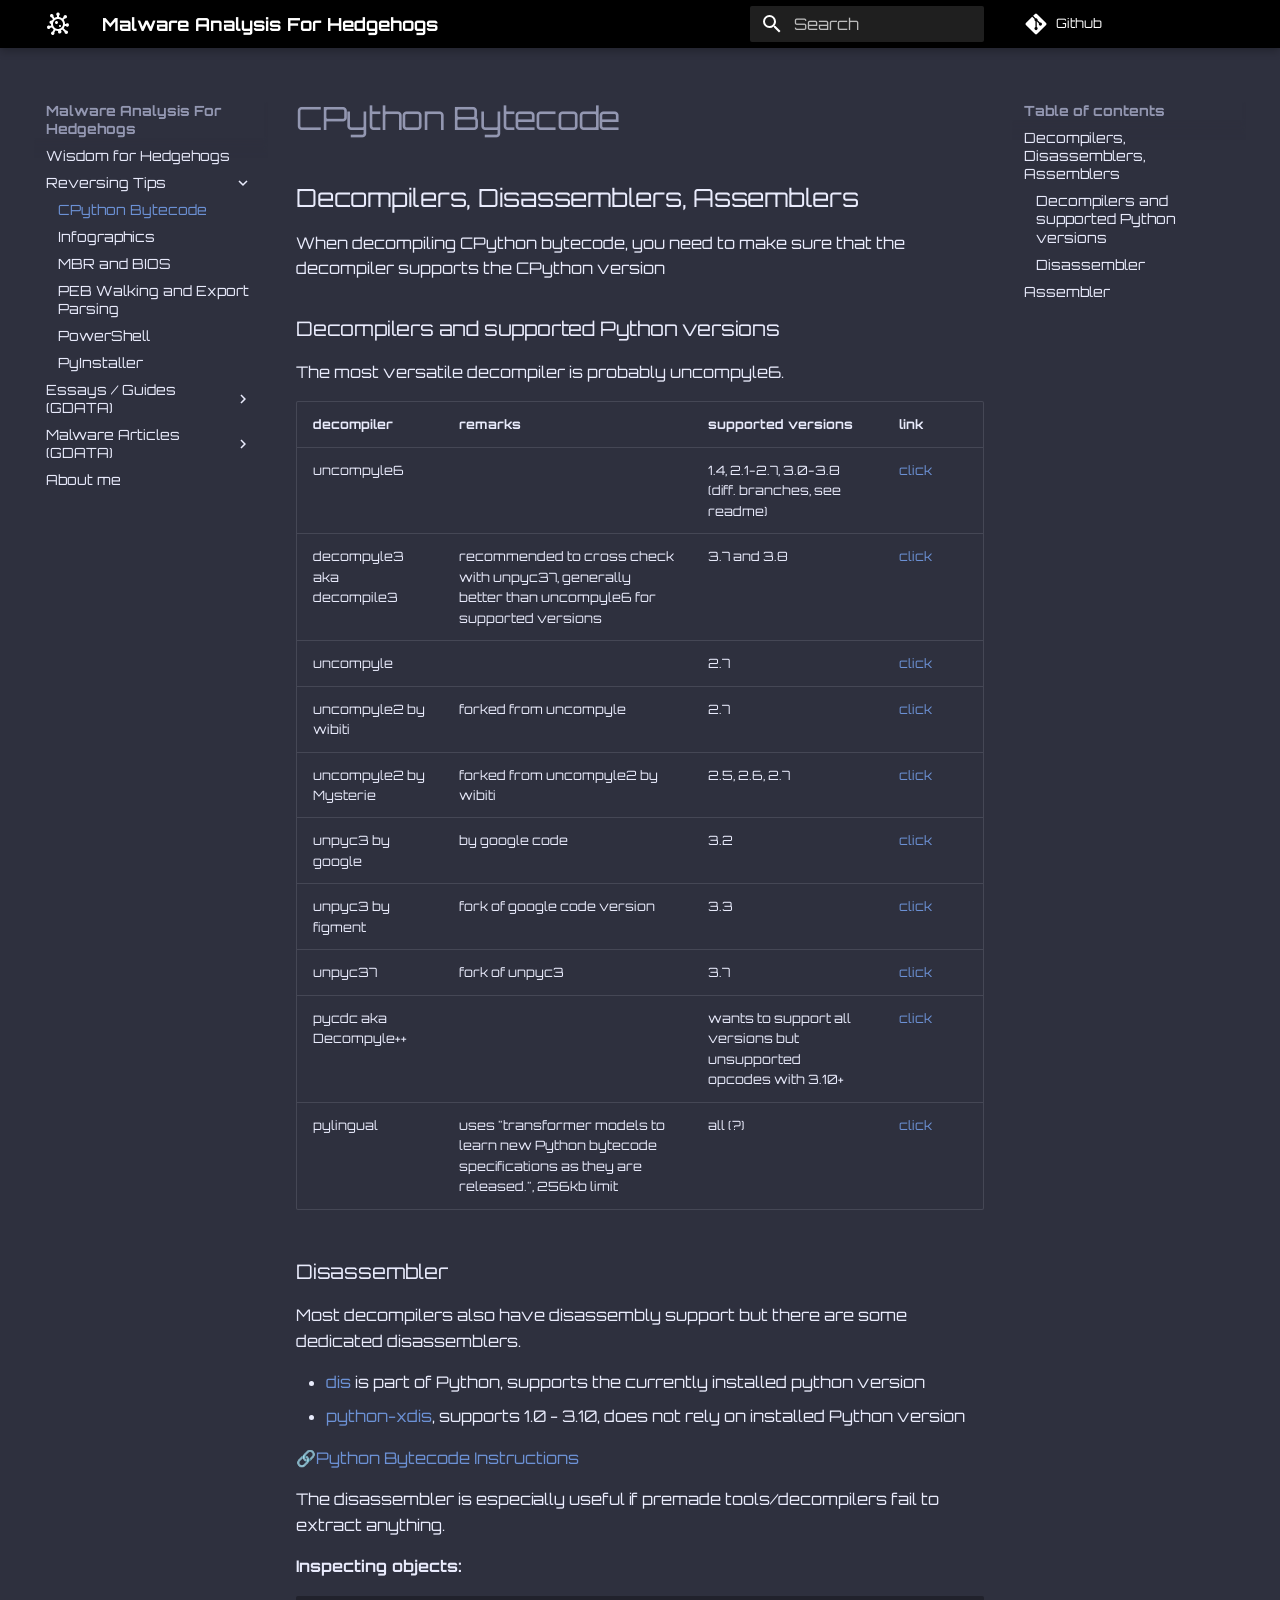
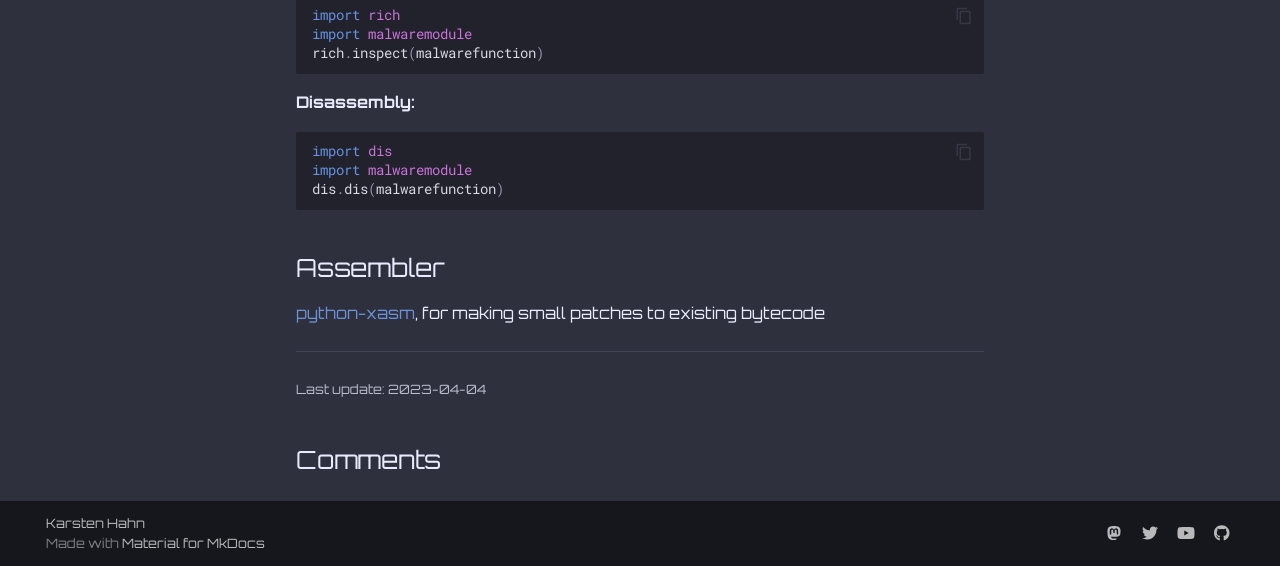
<file: Execution Environments/CPython Bytecode Reversing/index.html>
<!DOCTYPE html>

<html class="no-js" lang="en">
<head>
<meta charset="utf-8"/>
<meta content="width=device-width,initial-scale=1" name="viewport"/>
<meta content="Malware analysis blog by struppigel aka Karsten Hahn" name="description"/>
<meta content="Karsten Hahn" name="author"/>
<link href="https://struppigel.github.io/WisdomForHedgehogs/Execution%20Environments/CPython%20Bytecode%20Reversing/" rel="canonical"/>
<link href="../.." rel="prev"/>
<link href="../Infographics/" rel="next"/>
<link href="../../assets/images/favicon.png" rel="icon"/>
<meta content="mkdocs-1.4.2, mkdocs-material-9.1.2" name="generator"/>
<title>CPython Bytecode - Malware Analysis For Hedgehogs</title>
<link href="../../assets/stylesheets/main.7bf56d0a.min.css" rel="stylesheet"/>
<link href="../../assets/stylesheets/palette.a0c5b2b5.min.css" rel="stylesheet"/>
<link crossorigin="" href="https://fonts.gstatic.com" rel="preconnect"/>
<link href="https://fonts.googleapis.com/css?family=orbitron:300,300i,400,400i,700,700i%7CRoboto+Mono:400,400i,700,700i&amp;display=fallback" rel="stylesheet"/>
<style>:root{--md-text-font:"orbitron";--md-code-font:"Roboto Mono"}</style>
<script>__md_scope=new URL("../..",location),__md_hash=e=>[...e].reduce((e,_)=>(e<<5)-e+_.charCodeAt(0),0),__md_get=(e,_=localStorage,t=__md_scope)=>JSON.parse(_.getItem(t.pathname+"."+e)),__md_set=(e,_,t=localStorage,a=__md_scope)=>{try{t.setItem(a.pathname+"."+e,JSON.stringify(_))}catch(e){}}</script>
<link href="../../assets/stylesheets/glightbox.min.css" rel="stylesheet"/><style>
            html.glightbox-open { overflow: initial; height: 100%; }
            .gslide-title { margin-top: 0px; user-select: text; }
            .gslide-desc { color: #666; user-select: text; }
            .gslide-image img { background: white; }
            
                .gscrollbar-fixer { padding-right: 15px; }
                .gdesc-inner { font-size: 0.75rem; }
                body[data-md-color-scheme="slate"] .gdesc-inner { background: var(--md-default-bg-color);}
                body[data-md-color-scheme="slate"] .gslide-title { color: var(--md-default-fg-color);}
                body[data-md-color-scheme="slate"] .gslide-desc { color: var(--md-default-fg-color);}
                </style><script src="../../assets/javascripts/glightbox.min.js"></script></head>
<body data-md-color-accent="yellow" data-md-color-primary="black" data-md-color-scheme="slate" dir="ltr">
<input autocomplete="off" class="md-toggle" data-md-toggle="drawer" id="__drawer" type="checkbox"/>
<input autocomplete="off" class="md-toggle" data-md-toggle="search" id="__search" type="checkbox"/>
<label class="md-overlay" for="__drawer"></label>
<div data-md-component="skip">
<a class="md-skip" href="#cpython-bytecode">
          Skip to content
        </a>
</div>
<div data-md-component="announce">
</div>
<header class="md-header md-header--shadow" data-md-component="header">
<nav aria-label="Header" class="md-header__inner md-grid">
<a aria-label="Malware Analysis For Hedgehogs" class="md-header__button md-logo" data-md-component="logo" href="../.." title="Malware Analysis For Hedgehogs">
<svg viewbox="0 0 24 24" xmlns="http://www.w3.org/2000/svg"><path d="M12 .5a1.746 1.746 0 0 0-1 3.18v1.4c-.9.13-1.74.42-2.5.86L7.39 4.35c.19-.52.14-1.12-.2-1.6C6.84 2.26 6.3 2 5.75 2c-.35 0-.7.1-1 .32-.79.55-.99 1.64-.43 2.43.34.49.88.75 1.43.75l1.18 1.68c-.43.43-.77.91-1.06 1.44-.2-.08-.41-.12-.62-.12-.45 0-.9.17-1.25.5-.67.7-.67 1.8 0 2.5.29.27.64.42 1 .5 0 .54.07 1.06.18 1.56l-1.31.35c-.31-.26-.71-.41-1.12-.41-.15 0-.31 0-.46.06a1.752 1.752 0 0 0-1.23 2.15C1.27 16.5 2 17 2.75 17c.15 0 .3 0 .46-.06.57-.16 1-.58 1.18-1.1l1.51-.41c.45.79 1.05 1.49 1.75 2.07l-1.1 2c-.55.08-1.05.39-1.34.92a1.749 1.749 0 1 0 3.08 1.66c.28-.52.27-1.12.02-1.61l1.07-1.97c.81.32 1.69.5 2.62.5h.18c-.13.26-.18.56-.18.88.08.92.84 1.62 1.75 1.62h.13c.97-.08 1.69-.92 1.62-1.88-.04-.5-.29-.94-.65-1.23.47-.21.92-.48 1.34-.79l2.34 2.34c-.1.56.06 1.13.47 1.56.35.33.8.5 1.25.5s.9-.17 1.25-.5c.67-.7.67-1.8 0-2.5-.35-.33-.8-.5-1.25-.5-.1 0-.2 0-.31.03l-2.34-2.34c.49-.65.87-1.39 1.11-2.19h1.11A1.746 1.746 0 0 0 23 13a1.746 1.746 0 0 0-3.18-1H19c0-1.57-.5-3-1.4-4.19l1.34-1.34c.11.03.21.03.31.03.45 0 .9-.17 1.25-.5.67-.69.67-1.8 0-2.5-.35-.33-.8-.5-1.25-.5s-.9.17-1.25.5c-.41.43-.57 1-.47 1.56L16.19 6.4c-.92-.69-2-1.15-3.19-1.32v-1.4A1.746 1.746 0 0 0 12 .5M12 17c-2.76 0-5-2.24-5-5s2.24-5 5-5 5 2.24 5 5-2.24 5-5 5m-1.5-8C9.67 9 9 9.67 9 10.5s.67 1.5 1.5 1.5 1.5-.67 1.5-1.5S11.33 9 10.5 9m3.5 4c-.55 0-1 .45-1 1s.45 1 1 1 1-.45 1-1-.45-1-1-1Z"></path></svg>
</a>
<label class="md-header__button md-icon" for="__drawer">
<svg viewbox="0 0 24 24" xmlns="http://www.w3.org/2000/svg"><path d="M3 6h18v2H3V6m0 5h18v2H3v-2m0 5h18v2H3v-2Z"></path></svg>
</label>
<div class="md-header__title" data-md-component="header-title">
<div class="md-header__ellipsis">
<div class="md-header__topic">
<span class="md-ellipsis">
            Malware Analysis For Hedgehogs
          </span>
</div>
<div class="md-header__topic" data-md-component="header-topic">
<span class="md-ellipsis">
            
              CPython Bytecode
            
          </span>
</div>
</div>
</div>
<label class="md-header__button md-icon" for="__search">
<svg viewbox="0 0 24 24" xmlns="http://www.w3.org/2000/svg"><path d="M9.5 3A6.5 6.5 0 0 1 16 9.5c0 1.61-.59 3.09-1.56 4.23l.27.27h.79l5 5-1.5 1.5-5-5v-.79l-.27-.27A6.516 6.516 0 0 1 9.5 16 6.5 6.5 0 0 1 3 9.5 6.5 6.5 0 0 1 9.5 3m0 2C7 5 5 7 5 9.5S7 14 9.5 14 14 12 14 9.5 12 5 9.5 5Z"></path></svg>
</label>
<div class="md-search" data-md-component="search" role="dialog">
<label class="md-search__overlay" for="__search"></label>
<div class="md-search__inner" role="search">
<form class="md-search__form" name="search">
<input aria-label="Search" autocapitalize="off" autocomplete="off" autocorrect="off" class="md-search__input" data-md-component="search-query" name="query" placeholder="Search" required="" spellcheck="false" type="text"/>
<label class="md-search__icon md-icon" for="__search">
<svg viewbox="0 0 24 24" xmlns="http://www.w3.org/2000/svg"><path d="M9.5 3A6.5 6.5 0 0 1 16 9.5c0 1.61-.59 3.09-1.56 4.23l.27.27h.79l5 5-1.5 1.5-5-5v-.79l-.27-.27A6.516 6.516 0 0 1 9.5 16 6.5 6.5 0 0 1 3 9.5 6.5 6.5 0 0 1 9.5 3m0 2C7 5 5 7 5 9.5S7 14 9.5 14 14 12 14 9.5 12 5 9.5 5Z"></path></svg>
<svg viewbox="0 0 24 24" xmlns="http://www.w3.org/2000/svg"><path d="M20 11v2H8l5.5 5.5-1.42 1.42L4.16 12l7.92-7.92L13.5 5.5 8 11h12Z"></path></svg>
</label>
<nav aria-label="Search" class="md-search__options">
<button aria-label="Clear" class="md-search__icon md-icon" tabindex="-1" title="Clear" type="reset">
<svg viewbox="0 0 24 24" xmlns="http://www.w3.org/2000/svg"><path d="M19 6.41 17.59 5 12 10.59 6.41 5 5 6.41 10.59 12 5 17.59 6.41 19 12 13.41 17.59 19 19 17.59 13.41 12 19 6.41Z"></path></svg>
</button>
</nav>
</form>
<div class="md-search__output">
<div class="md-search__scrollwrap" data-md-scrollfix="">
<div class="md-search-result" data-md-component="search-result">
<div class="md-search-result__meta">
            Initializing search
          </div>
<ol class="md-search-result__list" role="presentation"></ol>
</div>
</div>
</div>
</div>
</div>
<div class="md-header__source">
<a class="md-source" data-md-component="source" href="https://github.com/struppigel/WisdomForHedgehogs" title="Go to repository">
<div class="md-source__icon md-icon">
<svg viewbox="0 0 448 512" xmlns="http://www.w3.org/2000/svg"><!--! Font Awesome Free 6.3.0 by @fontawesome - https://fontawesome.com License - https://fontawesome.com/license/free (Icons: CC BY 4.0, Fonts: SIL OFL 1.1, Code: MIT License) Copyright 2023 Fonticons, Inc.--><path d="M439.55 236.05 244 40.45a28.87 28.87 0 0 0-40.81 0l-40.66 40.63 51.52 51.52c27.06-9.14 52.68 16.77 43.39 43.68l49.66 49.66c34.23-11.8 61.18 31 35.47 56.69-26.49 26.49-70.21-2.87-56-37.34L240.22 199v121.85c25.3 12.54 22.26 41.85 9.08 55a34.34 34.34 0 0 1-48.55 0c-17.57-17.6-11.07-46.91 11.25-56v-123c-20.8-8.51-24.6-30.74-18.64-45L142.57 101 8.45 235.14a28.86 28.86 0 0 0 0 40.81l195.61 195.6a28.86 28.86 0 0 0 40.8 0l194.69-194.69a28.86 28.86 0 0 0 0-40.81z"></path></svg>
</div>
<div class="md-source__repository">
    Github
  </div>
</a>
</div>
</nav>
</header>
<div class="md-container" data-md-component="container">
<main class="md-main" data-md-component="main">
<div class="md-main__inner md-grid">
<div class="md-sidebar md-sidebar--primary" data-md-component="sidebar" data-md-type="navigation">
<div class="md-sidebar__scrollwrap">
<div class="md-sidebar__inner">
<nav aria-label="Navigation" class="md-nav md-nav--primary" data-md-level="0">
<label class="md-nav__title" for="__drawer">
<a aria-label="Malware Analysis For Hedgehogs" class="md-nav__button md-logo" data-md-component="logo" href="../.." title="Malware Analysis For Hedgehogs">
<svg viewbox="0 0 24 24" xmlns="http://www.w3.org/2000/svg"><path d="M12 .5a1.746 1.746 0 0 0-1 3.18v1.4c-.9.13-1.74.42-2.5.86L7.39 4.35c.19-.52.14-1.12-.2-1.6C6.84 2.26 6.3 2 5.75 2c-.35 0-.7.1-1 .32-.79.55-.99 1.64-.43 2.43.34.49.88.75 1.43.75l1.18 1.68c-.43.43-.77.91-1.06 1.44-.2-.08-.41-.12-.62-.12-.45 0-.9.17-1.25.5-.67.7-.67 1.8 0 2.5.29.27.64.42 1 .5 0 .54.07 1.06.18 1.56l-1.31.35c-.31-.26-.71-.41-1.12-.41-.15 0-.31 0-.46.06a1.752 1.752 0 0 0-1.23 2.15C1.27 16.5 2 17 2.75 17c.15 0 .3 0 .46-.06.57-.16 1-.58 1.18-1.1l1.51-.41c.45.79 1.05 1.49 1.75 2.07l-1.1 2c-.55.08-1.05.39-1.34.92a1.749 1.749 0 1 0 3.08 1.66c.28-.52.27-1.12.02-1.61l1.07-1.97c.81.32 1.69.5 2.62.5h.18c-.13.26-.18.56-.18.88.08.92.84 1.62 1.75 1.62h.13c.97-.08 1.69-.92 1.62-1.88-.04-.5-.29-.94-.65-1.23.47-.21.92-.48 1.34-.79l2.34 2.34c-.1.56.06 1.13.47 1.56.35.33.8.5 1.25.5s.9-.17 1.25-.5c.67-.7.67-1.8 0-2.5-.35-.33-.8-.5-1.25-.5-.1 0-.2 0-.31.03l-2.34-2.34c.49-.65.87-1.39 1.11-2.19h1.11A1.746 1.746 0 0 0 23 13a1.746 1.746 0 0 0-3.18-1H19c0-1.57-.5-3-1.4-4.19l1.34-1.34c.11.03.21.03.31.03.45 0 .9-.17 1.25-.5.67-.69.67-1.8 0-2.5-.35-.33-.8-.5-1.25-.5s-.9.17-1.25.5c-.41.43-.57 1-.47 1.56L16.19 6.4c-.92-.69-2-1.15-3.19-1.32v-1.4A1.746 1.746 0 0 0 12 .5M12 17c-2.76 0-5-2.24-5-5s2.24-5 5-5 5 2.24 5 5-2.24 5-5 5m-1.5-8C9.67 9 9 9.67 9 10.5s.67 1.5 1.5 1.5 1.5-.67 1.5-1.5S11.33 9 10.5 9m3.5 4c-.55 0-1 .45-1 1s.45 1 1 1 1-.45 1-1-.45-1-1-1Z"></path></svg>
</a>
    Malware Analysis For Hedgehogs
  </label>
<div class="md-nav__source">
<a class="md-source" data-md-component="source" href="https://github.com/struppigel/WisdomForHedgehogs" title="Go to repository">
<div class="md-source__icon md-icon">
<svg viewbox="0 0 448 512" xmlns="http://www.w3.org/2000/svg"><!--! Font Awesome Free 6.3.0 by @fontawesome - https://fontawesome.com License - https://fontawesome.com/license/free (Icons: CC BY 4.0, Fonts: SIL OFL 1.1, Code: MIT License) Copyright 2023 Fonticons, Inc.--><path d="M439.55 236.05 244 40.45a28.87 28.87 0 0 0-40.81 0l-40.66 40.63 51.52 51.52c27.06-9.14 52.68 16.77 43.39 43.68l49.66 49.66c34.23-11.8 61.18 31 35.47 56.69-26.49 26.49-70.21-2.87-56-37.34L240.22 199v121.85c25.3 12.54 22.26 41.85 9.08 55a34.34 34.34 0 0 1-48.55 0c-17.57-17.6-11.07-46.91 11.25-56v-123c-20.8-8.51-24.6-30.74-18.64-45L142.57 101 8.45 235.14a28.86 28.86 0 0 0 0 40.81l195.61 195.6a28.86 28.86 0 0 0 40.8 0l194.69-194.69a28.86 28.86 0 0 0 0-40.81z"></path></svg>
</div>
<div class="md-source__repository">
    Github
  </div>
</a>
</div>
<ul class="md-nav__list" data-md-scrollfix="">
<li class="md-nav__item">
<a class="md-nav__link" href="../..">
        Wisdom for Hedgehogs
      </a>
</li>
<li class="md-nav__item md-nav__item--active md-nav__item--nested">
<input checked="" class="md-nav__toggle md-toggle" id="__nav_2" type="checkbox"/>
<label class="md-nav__link" for="__nav_2" id="__nav_2_label" tabindex="0">
          Reversing Tips
          <span class="md-nav__icon md-icon"></span>
</label>
<nav aria-expanded="true" aria-labelledby="__nav_2_label" class="md-nav" data-md-level="1">
<label class="md-nav__title" for="__nav_2">
<span class="md-nav__icon md-icon"></span>
          Reversing Tips
        </label>
<ul class="md-nav__list" data-md-scrollfix="">
<li class="md-nav__item md-nav__item--active">
<input class="md-nav__toggle md-toggle" id="__toc" type="checkbox"/>
<label class="md-nav__link md-nav__link--active" for="__toc">
          CPython Bytecode
          <span class="md-nav__icon md-icon"></span>
</label>
<a class="md-nav__link md-nav__link--active" href="./">
        CPython Bytecode
      </a>
<nav aria-label="Table of contents" class="md-nav md-nav--secondary">
<label class="md-nav__title" for="__toc">
<span class="md-nav__icon md-icon"></span>
      Table of contents
    </label>
<ul class="md-nav__list" data-md-component="toc" data-md-scrollfix="">
<li class="md-nav__item">
<a class="md-nav__link" href="#decompilers-disassemblers-assemblers">
    Decompilers, Disassemblers, Assemblers
  </a>
<nav aria-label="Decompilers, Disassemblers, Assemblers" class="md-nav">
<ul class="md-nav__list">
<li class="md-nav__item">
<a class="md-nav__link" href="#decompilers-and-supported-python-versions">
    Decompilers and supported Python versions
  </a>
</li>
<li class="md-nav__item">
<a class="md-nav__link" href="#disassembler">
    Disassembler
  </a>
</li>
</ul>
</nav>
</li>
<li class="md-nav__item">
<a class="md-nav__link" href="#assembler">
    Assembler
  </a>
</li>
</ul>
</nav>
</li>
<li class="md-nav__item">
<a class="md-nav__link" href="../Infographics/">
        Infographics
      </a>
</li>
<li class="md-nav__item">
<a class="md-nav__link" href="../MBR%20and%20BIOS/">
        MBR and BIOS
      </a>
</li>
<li class="md-nav__item">
<a class="md-nav__link" href="../PEB%20Walking%20and%20Export%20Parsing/">
        PEB Walking and Export Parsing
      </a>
</li>
<li class="md-nav__item">
<a class="md-nav__link" href="../PowerShell/">
        PowerShell
      </a>
</li>
<li class="md-nav__item">
<a class="md-nav__link" href="../PyInstaller/">
        PyInstaller
      </a>
</li>
</ul>
</nav>
</li>
<li class="md-nav__item md-nav__item--nested">
<input class="md-nav__toggle md-toggle" id="__nav_3" type="checkbox"/>
<label class="md-nav__link" for="__nav_3" id="__nav_3_label" tabindex="0">
          Essays / Guides (GDATA)
          <span class="md-nav__icon md-icon"></span>
</label>
<nav aria-expanded="false" aria-labelledby="__nav_3_label" class="md-nav" data-md-level="1">
<label class="md-nav__title" for="__nav_3">
<span class="md-nav__icon md-icon"></span>
          Essays / Guides (GDATA)
        </label>
<ul class="md-nav__list" data-md-scrollfix="">
<li class="md-nav__item">
<a class="md-nav__link" href="https://www.gdatasoftware.com/blog/2022/09/37511-detecting-file-manipulation-in-system-files">
        Identifying file manipulation
      </a>
</li>
<li class="md-nav__item">
<a class="md-nav__link" href="https://www.gdatasoftware.com/blog/2022/01/malware-vaccines">
        Malware vaccines
      </a>
</li>
<li class="md-nav__item">
<a class="md-nav__link" href="https://www.gdatasoftware.com/blog/2021/09/an-overview-of-malware-hashing-algorithms">
        Hashing algorithms
      </a>
</li>
<li class="md-nav__item">
<a class="md-nav__link" href="https://www.gdatasoftware.com/blog/2019/08/35146-taming-the-mess-of-av-detection-names">
        Malware naming - AV detection names
      </a>
</li>
<li class="md-nav__item">
<a class="md-nav__link" href="https://www.gdatasoftware.com/blog/malware-family-naming-hell">
        Malware naming hell
      </a>
</li>
<li class="md-nav__item">
<a class="md-nav__link" href="https://www.gdatasoftware.com/blog/2024/08/37995-malware-sophistication">
        Malware sophistication
      </a>
</li>
<li class="md-nav__item">
<a class="md-nav__link" href="https://www.gdatasoftware.com/blog/2016/11/29289-it-s-educational-on-the-no-1-argument-for-open-source-ransomware">
        Open source ransomware
      </a>
</li>
<li class="md-nav__item">
<a class="md-nav__link" href="https://www.gdatasoftware.com/blog/2019/06/31666-ransomware-identification-for-the-judicious-analyst">
        Ransomware identification
      </a>
</li>
<li class="md-nav__item">
<a class="md-nav__link" href="https://www.gdatasoftware.com/blog/2024/09/38031-sandbox-scores-are-not-an-antivirus-replacement">
        Sandboxes are not an AV
      </a>
</li>
<li class="md-nav__item">
<a class="md-nav__link" href="https://www.gdatasoftware.com/blog/2022/06/37445-malware-detection-is-hard">
        Why malware detection is hard
      </a>
</li>
</ul>
</nav>
</li>
<li class="md-nav__item md-nav__item--nested">
<input class="md-nav__toggle md-toggle" id="__nav_4" type="checkbox"/>
<label class="md-nav__link" for="__nav_4" id="__nav_4_label" tabindex="0">
          Malware Articles (GDATA)
          <span class="md-nav__icon md-icon"></span>
</label>
<nav aria-expanded="false" aria-labelledby="__nav_4_label" class="md-nav" data-md-level="1">
<label class="md-nav__title" for="__nav_4">
<span class="md-nav__icon md-icon"></span>
          Malware Articles (GDATA)
        </label>
<ul class="md-nav__list" data-md-scrollfix="">
<li class="md-nav__item">
<a class="md-nav__link" href="https://www.gdatasoftware.com/blog/2022/02/37239-allcome-clipbanker-is-a-newcomer-in-malware-underground-forums">
        Allcome
      </a>
</li>
<li class="md-nav__item">
<a class="md-nav__link" href="https://www.gdatasoftware.com/blog/2020/11/36459-babax-stealer-rebrands-to-osno-installs-rootkit">
        Babax
      </a>
</li>
<li class="md-nav__item">
<a class="md-nav__link" href="https://www.gdatasoftware.com/blog/2024/06/37947-badspace-backdoor">
        BadSpace
      </a>
</li>
<li class="md-nav__item">
<a class="md-nav__link" href="https://www.gdatasoftware.com/blog/2024/09/38039-bbtok-deobfuscating-net-loader">
        BBTok
      </a>
</li>
<li class="md-nav__item">
<a class="md-nav__link" href="https://www.gdatasoftware.com/blog/2022/01/37236-qr-codes-on-twitter-deliver-malicious-chrome-extension">
        ChromeLoader / Choziosi
      </a>
</li>
<li class="md-nav__item">
<a class="md-nav__link" href="https://www.gdatasoftware.com/blog/2020/02/35802-bitbucket-abused-as-malware-slinger">
        CryptBot
      </a>
</li>
<li class="md-nav__item">
<a class="md-nav__link" href="https://www.gdatasoftware.com/blog/cyrat-ransomware">
        Cyrat
      </a>
</li>
<li class="md-nav__item">
<a class="md-nav__link" href="https://www.gdatasoftware.com/blog/2019/04/31643-garrantydecrypt-ransomware-spyhunter">
        GarrantyDecrypt
      </a>
</li>
<li class="md-nav__item">
<a class="md-nav__link" href="https://www.gdatasoftware.com/blog/2022/03/ginzo-free-malware">
        Ginzo
      </a>
</li>
<li class="md-nav__item">
<a class="md-nav__link" href="https://www.gdatasoftware.com/blog/icerat-evades-antivirus-by-using-jphp">
        IceRAT
      </a>
</li>
<li class="md-nav__item">
<a class="md-nav__link" href="https://www.gdatasoftware.com/blog/microsoft-signed-a-malicious-netfilter-rootkit">
        Netfilter rootkit
      </a>
</li>
<li class="md-nav__item">
<a class="md-nav__link" href="https://www.gdatasoftware.com/blog/netwire-rat-via-pasteee-and-ms-excel">
        NetWireRAT
      </a>
</li>
<li class="md-nav__item">
<a class="md-nav__link" href="https://www.gdatasoftware.com/blog/2024/03/37885-risepro-stealer-campaign-github">
        RisePro
      </a>
</li>
<li class="md-nav__item">
<a class="md-nav__link" href="https://www.gdatasoftware.com/blog/2024/05/37906-gotomeeting-loads-remcos">
        Rust Shellcode Loader
      </a>
</li>
<li class="md-nav__item">
<a class="md-nav__link" href="https://www.gdatasoftware.com/blog/2019/11/35548-new-sectoprat-remote-access-malware-utilizes-second-desktop-to-control-browsers">
        SectopRAT
      </a>
</li>
<li class="md-nav__item">
<a class="md-nav__link" href="https://www.gdatasoftware.com/blog/2017/01/29442-spora-worm-and-ransomware">
        Spora
      </a>
</li>
<li class="md-nav__item">
<a class="md-nav__link" href="https://www.gdatasoftware.com/blog/2021/06/36861-malware-hides-in-steam-profile-images">
        SteamHide
      </a>
</li>
<li class="md-nav__item">
<a class="md-nav__link" href="https://www.gdatasoftware.com/blog/strrat-crimson">
        STRRAT
      </a>
</li>
<li class="md-nav__item">
<a class="md-nav__link" href="https://www.gdatasoftware.com/blog/trat-control-via-smartphone">
        T-RAT 2.0
      </a>
</li>
<li class="md-nav__item">
<a class="md-nav__link" href="https://www.gdatasoftware.com/blog/2020/07/36200-ransomware-tries-to-worm">
        Try2Cry
      </a>
</li>
</ul>
</nav>
</li>
<li class="md-nav__item">
<a class="md-nav__link" href="../../About%20me/">
        About me
      </a>
</li>
</ul>
</nav>
</div>
</div>
</div>
<div class="md-sidebar md-sidebar--secondary" data-md-component="sidebar" data-md-type="toc">
<div class="md-sidebar__scrollwrap">
<div class="md-sidebar__inner">
<nav aria-label="Table of contents" class="md-nav md-nav--secondary">
<label class="md-nav__title" for="__toc">
<span class="md-nav__icon md-icon"></span>
      Table of contents
    </label>
<ul class="md-nav__list" data-md-component="toc" data-md-scrollfix="">
<li class="md-nav__item">
<a class="md-nav__link" href="#decompilers-disassemblers-assemblers">
    Decompilers, Disassemblers, Assemblers
  </a>
<nav aria-label="Decompilers, Disassemblers, Assemblers" class="md-nav">
<ul class="md-nav__list">
<li class="md-nav__item">
<a class="md-nav__link" href="#decompilers-and-supported-python-versions">
    Decompilers and supported Python versions
  </a>
</li>
<li class="md-nav__item">
<a class="md-nav__link" href="#disassembler">
    Disassembler
  </a>
</li>
</ul>
</nav>
</li>
<li class="md-nav__item">
<a class="md-nav__link" href="#assembler">
    Assembler
  </a>
</li>
</ul>
</nav>
</div>
</div>
</div>
<div class="md-content" data-md-component="content">
<article class="md-content__inner md-typeset">
<div><h1 id="cpython-bytecode">CPython Bytecode</h1>
<h2 id="decompilers-disassemblers-assemblers">Decompilers, Disassemblers, Assemblers</h2>
<p>When decompiling CPython bytecode, you need to make sure that the decompiler supports the CPython version</p>
<h3 id="decompilers-and-supported-python-versions">Decompilers and supported Python versions</h3>
<p>The most versatile decompiler is probably uncompyle6.</p>
<table>
<thead>
<tr>
<th>decompiler</th>
<th>remarks</th>
<th>supported versions</th>
<th>link</th>
</tr>
</thead>
<tbody>
<tr>
<td>uncompyle6</td>
<td></td>
<td>1.4, 2.1-2.7, 3.0-3.8 (diff. branches, see readme)</td>
<td><a href="https://pypi.org/project/uncompyle6/">click</a></td>
</tr>
<tr>
<td>decompyle3 aka decompile3</td>
<td>recommended to cross check with unpyc37, generally better than uncompyle6 for supported versions</td>
<td>3.7 and 3.8</td>
<td><a href="https://github.com/rocky/python-decompile3">click</a></td>
</tr>
<tr>
<td>uncompyle</td>
<td></td>
<td>2.7</td>
<td><a href="https://github.com/gstarnberger/uncompyle">click</a></td>
</tr>
<tr>
<td>uncompyle2 by wibiti</td>
<td>forked from uncompyle</td>
<td>2.7</td>
<td><a href="https://github.com/wibiti/uncompyle2">click</a></td>
</tr>
<tr>
<td>uncompyle2 by Mysterie</td>
<td>forked from uncompyle2 by wibiti</td>
<td>2.5, 2.6, 2.7</td>
<td><a href="https://github.com/Mysterie/uncompyle2">click</a></td>
</tr>
<tr>
<td>unpyc3 by google</td>
<td>by google code</td>
<td>3.2</td>
<td><a href="https://code.google.com/archive/p/unpyc3/">click</a></td>
</tr>
<tr>
<td>unpyc3 by figment</td>
<td>fork of google code version</td>
<td>3.3</td>
<td><a href="https://github.com/figment/unpyc3">click</a></td>
</tr>
<tr>
<td>unpyc37</td>
<td>fork of unpyc3</td>
<td>3.7</td>
<td><a href="https://github.com/andrew-tavera/unpyc37">click</a></td>
</tr>
<tr>
<td>pycdc aka Decompyle++</td>
<td></td>
<td>wants to support all versions but unsupported opcodes with 3.10+</td>
<td><a href="https://github.com/zrax/pycdc">click</a></td>
</tr>
<tr>
<td>pylingual</td>
<td>uses "transformer models to learn new Python bytecode specifications as they are released.", 256kb limit</td>
<td>all (?)</td>
<td><a href="https://pylingual.io/">click</a></td>
</tr>
</tbody>
</table>
<h3 id="disassembler">Disassembler</h3>
<p>Most decompilers also have disassembly support but there are some dedicated disassemblers.</p>
<ul>
<li><a href="https://docs.python.org/3/library/dis.html">dis</a> is part of Python, supports the currently installed python version</li>
<li><a href="https://github.com/rocky/python-xdis">python-xdis</a>, supports 1.0 - 3.10, does not rely on installed Python version</li>
</ul>
<p>🔗<a href="https://docs.python.org/3/library/dis.html#python-bytecode-instructions">Python Bytecode Instructions</a></p>
<p>The disassembler is especially useful if premade tools/decompilers fail to extract anything.</p>
<p><strong>Inspecting objects:</strong></p>
<div class="language-python highlight"><pre><span></span><code><span id="__span-0-1"><a href="#__codelineno-0-1" id="__codelineno-0-1" name="__codelineno-0-1"></a><span class="kn">import</span> <span class="nn">rich</span>
</span><span id="__span-0-2"><a href="#__codelineno-0-2" id="__codelineno-0-2" name="__codelineno-0-2"></a><span class="kn">import</span> <span class="nn">malwaremodule</span>
</span><span id="__span-0-3"><a href="#__codelineno-0-3" id="__codelineno-0-3" name="__codelineno-0-3"></a><span class="n">rich</span><span class="o">.</span><span class="n">inspect</span><span class="p">(</span><span class="n">malwarefunction</span><span class="p">)</span>
</span></code></pre></div>
<p><strong>Disassembly:</strong></p>
<div class="language-python highlight"><pre><span></span><code><span id="__span-1-1"><a href="#__codelineno-1-1" id="__codelineno-1-1" name="__codelineno-1-1"></a><span class="kn">import</span> <span class="nn">dis</span>
</span><span id="__span-1-2"><a href="#__codelineno-1-2" id="__codelineno-1-2" name="__codelineno-1-2"></a><span class="kn">import</span> <span class="nn">malwaremodule</span>
</span><span id="__span-1-3"><a href="#__codelineno-1-3" id="__codelineno-1-3" name="__codelineno-1-3"></a><span class="n">dis</span><span class="o">.</span><span class="n">dis</span><span class="p">(</span><span class="n">malwarefunction</span><span class="p">)</span>
</span></code></pre></div>
<h2 id="assembler">Assembler</h2>
<p><a href="https://github.com/rocky/python-xasm">python-xasm</a>, for making small patches to existing bytecode</p></div>
<hr/>
<div class="md-source-file">
<small>
    
      Last update:
      2023-04-04
    
  </small>
</div>
<h2 id="__comments">Comments</h2>
<script async="" crossorigin="anonymous" data-category="General" data-category-id="DIC_kwDOJEee5M4CUzl7" data-emit-metadata="0" data-input-position="top" data-lang="en" data-mapping="pathname" data-reactions-enabled="1" data-repo="struppigel/WisdomForHedgehogs" data-repo-id="R_kgDOJEee5A" data-strict="0" data-theme="dark" src="https://giscus.app/client.js">
</script>
<script>
    var giscus = document.querySelector("script[src*=giscus]")

    /* Set palette on initial load */
    var palette = __md_get("__palette")
    if (palette && typeof palette.color === "object") {
      var theme = palette.color.scheme === "slate" ? "dark" : "light"
      giscus.setAttribute("data-theme", theme) 


    }

    /* Register event handlers after documented loaded */
    document.addEventListener("DOMContentLoaded", function() {
      var ref = document.querySelector("[data-md-component=palette]")
      ref.addEventListener("change", function() {
        var palette = __md_get("__palette")
        if (palette && typeof palette.color === "object") {
          var theme = palette.color.scheme === "slate" ? "dark" : "light"

          /* Instruct Giscus to change theme */
          var frame = document.querySelector(".giscus-frame")
          frame.contentWindow.postMessage(
            { giscus: { setConfig: { theme } } },
            "https://giscus.app"
          )
        }
      })
    })
  </script>
</article>
</div>
</div>
</main>
<footer class="md-footer">
<div class="md-footer-meta md-typeset">
<div class="md-footer-meta__inner md-grid">
<div class="md-copyright">
<div class="md-copyright__highlight">
      Karsten Hahn
    </div>
  
  
    Made with
    <a href="https://squidfunk.github.io/mkdocs-material/" rel="noopener" target="_blank">
      Material for MkDocs
    </a>
</div>
<div class="md-social">
<a class="md-social__link" href="https://infosec.exchange/@struppigel" rel="noopener me" target="_blank" title="infosec.exchange">
<svg viewbox="0 0 448 512" xmlns="http://www.w3.org/2000/svg"><!--! Font Awesome Free 6.3.0 by @fontawesome - https://fontawesome.com License - https://fontawesome.com/license/free (Icons: CC BY 4.0, Fonts: SIL OFL 1.1, Code: MIT License) Copyright 2023 Fonticons, Inc.--><path d="M433 179.11c0-97.2-63.71-125.7-63.71-125.7-62.52-28.7-228.56-28.4-290.48 0 0 0-63.72 28.5-63.72 125.7 0 115.7-6.6 259.4 105.63 289.1 40.51 10.7 75.32 13 103.33 11.4 50.81-2.8 79.32-18.1 79.32-18.1l-1.7-36.9s-36.31 11.4-77.12 10.1c-40.41-1.4-83-4.4-89.63-54a102.54 102.54 0 0 1-.9-13.9c85.63 20.9 158.65 9.1 178.75 6.7 56.12-6.7 105-41.3 111.23-72.9 9.8-49.8 9-121.5 9-121.5zm-75.12 125.2h-46.63v-114.2c0-49.7-64-51.6-64 6.9v62.5h-46.33V197c0-58.5-64-56.6-64-6.9v114.2H90.19c0-122.1-5.2-147.9 18.41-175 25.9-28.9 79.82-30.8 103.83 6.1l11.6 19.5 11.6-19.5c24.11-37.1 78.12-34.8 103.83-6.1 23.71 27.3 18.4 53 18.4 175z"></path></svg>
</a>
<a class="md-social__link" href="https://twitter.com/struppigel" rel="noopener" target="_blank" title="twitter.com">
<svg viewbox="0 0 512 512" xmlns="http://www.w3.org/2000/svg"><!--! Font Awesome Free 6.3.0 by @fontawesome - https://fontawesome.com License - https://fontawesome.com/license/free (Icons: CC BY 4.0, Fonts: SIL OFL 1.1, Code: MIT License) Copyright 2023 Fonticons, Inc.--><path d="M459.37 151.716c.325 4.548.325 9.097.325 13.645 0 138.72-105.583 298.558-298.558 298.558-59.452 0-114.68-17.219-161.137-47.106 8.447.974 16.568 1.299 25.34 1.299 49.055 0 94.213-16.568 130.274-44.832-46.132-.975-84.792-31.188-98.112-72.772 6.498.974 12.995 1.624 19.818 1.624 9.421 0 18.843-1.3 27.614-3.573-48.081-9.747-84.143-51.98-84.143-102.985v-1.299c13.969 7.797 30.214 12.67 47.431 13.319-28.264-18.843-46.781-51.005-46.781-87.391 0-19.492 5.197-37.36 14.294-52.954 51.655 63.675 129.3 105.258 216.365 109.807-1.624-7.797-2.599-15.918-2.599-24.04 0-57.828 46.782-104.934 104.934-104.934 30.213 0 57.502 12.67 76.67 33.137 23.715-4.548 46.456-13.32 66.599-25.34-7.798 24.366-24.366 44.833-46.132 57.827 21.117-2.273 41.584-8.122 60.426-16.243-14.292 20.791-32.161 39.308-52.628 54.253z"></path></svg>
</a>
<a class="md-social__link" href="https://www.youtube.com/@MalwareAnalysisForHedgehogs" rel="noopener" target="_blank" title="www.youtube.com">
<svg viewbox="0 0 576 512" xmlns="http://www.w3.org/2000/svg"><!--! Font Awesome Free 6.3.0 by @fontawesome - https://fontawesome.com License - https://fontawesome.com/license/free (Icons: CC BY 4.0, Fonts: SIL OFL 1.1, Code: MIT License) Copyright 2023 Fonticons, Inc.--><path d="M549.655 124.083c-6.281-23.65-24.787-42.276-48.284-48.597C458.781 64 288 64 288 64S117.22 64 74.629 75.486c-23.497 6.322-42.003 24.947-48.284 48.597-11.412 42.867-11.412 132.305-11.412 132.305s0 89.438 11.412 132.305c6.281 23.65 24.787 41.5 48.284 47.821C117.22 448 288 448 288 448s170.78 0 213.371-11.486c23.497-6.321 42.003-24.171 48.284-47.821 11.412-42.867 11.412-132.305 11.412-132.305s0-89.438-11.412-132.305zm-317.51 213.508V175.185l142.739 81.205-142.739 81.201z"></path></svg>
</a>
<a class="md-social__link" href="https://github.com/struppigel" rel="noopener" target="_blank" title="github.com">
<svg viewbox="0 0 496 512" xmlns="http://www.w3.org/2000/svg"><!--! Font Awesome Free 6.3.0 by @fontawesome - https://fontawesome.com License - https://fontawesome.com/license/free (Icons: CC BY 4.0, Fonts: SIL OFL 1.1, Code: MIT License) Copyright 2023 Fonticons, Inc.--><path d="M165.9 397.4c0 2-2.3 3.6-5.2 3.6-3.3.3-5.6-1.3-5.6-3.6 0-2 2.3-3.6 5.2-3.6 3-.3 5.6 1.3 5.6 3.6zm-31.1-4.5c-.7 2 1.3 4.3 4.3 4.9 2.6 1 5.6 0 6.2-2s-1.3-4.3-4.3-5.2c-2.6-.7-5.5.3-6.2 2.3zm44.2-1.7c-2.9.7-4.9 2.6-4.6 4.9.3 2 2.9 3.3 5.9 2.6 2.9-.7 4.9-2.6 4.6-4.6-.3-1.9-3-3.2-5.9-2.9zM244.8 8C106.1 8 0 113.3 0 252c0 110.9 69.8 205.8 169.5 239.2 12.8 2.3 17.3-5.6 17.3-12.1 0-6.2-.3-40.4-.3-61.4 0 0-70 15-84.7-29.8 0 0-11.4-29.1-27.8-36.6 0 0-22.9-15.7 1.6-15.4 0 0 24.9 2 38.6 25.8 21.9 38.6 58.6 27.5 72.9 20.9 2.3-16 8.8-27.1 16-33.7-55.9-6.2-112.3-14.3-112.3-110.5 0-27.5 7.6-41.3 23.6-58.9-2.6-6.5-11.1-33.3 2.6-67.9 20.9-6.5 69 27 69 27 20-5.6 41.5-8.5 62.8-8.5s42.8 2.9 62.8 8.5c0 0 48.1-33.6 69-27 13.7 34.7 5.2 61.4 2.6 67.9 16 17.7 25.8 31.5 25.8 58.9 0 96.5-58.9 104.2-114.8 110.5 9.2 7.9 17 22.9 17 46.4 0 33.7-.3 75.4-.3 83.6 0 6.5 4.6 14.4 17.3 12.1C428.2 457.8 496 362.9 496 252 496 113.3 383.5 8 244.8 8zM97.2 352.9c-1.3 1-1 3.3.7 5.2 1.6 1.6 3.9 2.3 5.2 1 1.3-1 1-3.3-.7-5.2-1.6-1.6-3.9-2.3-5.2-1zm-10.8-8.1c-.7 1.3.3 2.9 2.3 3.9 1.6 1 3.6.7 4.3-.7.7-1.3-.3-2.9-2.3-3.9-2-.6-3.6-.3-4.3.7zm32.4 35.6c-1.6 1.3-1 4.3 1.3 6.2 2.3 2.3 5.2 2.6 6.5 1 1.3-1.3.7-4.3-1.3-6.2-2.2-2.3-5.2-2.6-6.5-1zm-11.4-14.7c-1.6 1-1.6 3.6 0 5.9 1.6 2.3 4.3 3.3 5.6 2.3 1.6-1.3 1.6-3.9 0-6.2-1.4-2.3-4-3.3-5.6-2z"></path></svg>
</a>
</div>
</div>
</div>
</footer>
</div>
<div class="md-dialog" data-md-component="dialog">
<div class="md-dialog__inner md-typeset"></div>
</div>
<script id="__config" type="application/json">{"base": "../..", "features": ["content.code.copy"], "search": "../../assets/javascripts/workers/search.208ed371.min.js", "translations": {"clipboard.copied": "Copied to clipboard", "clipboard.copy": "Copy to clipboard", "search.result.more.one": "1 more on this page", "search.result.more.other": "# more on this page", "search.result.none": "No matching documents", "search.result.one": "1 matching document", "search.result.other": "# matching documents", "search.result.placeholder": "Type to start searching", "search.result.term.missing": "Missing", "select.version": "Select version"}}</script>
<script src="../../assets/javascripts/bundle.fc8c2696.min.js"></script>
<script>document$.subscribe(() => {const lightbox = GLightbox({"touchNavigation": true, "loop": false, "zoomable": true, "draggable": true, "openEffect": "zoom", "closeEffect": "zoom", "slideEffect": "slide"});})</script></body>
</html>
</file>
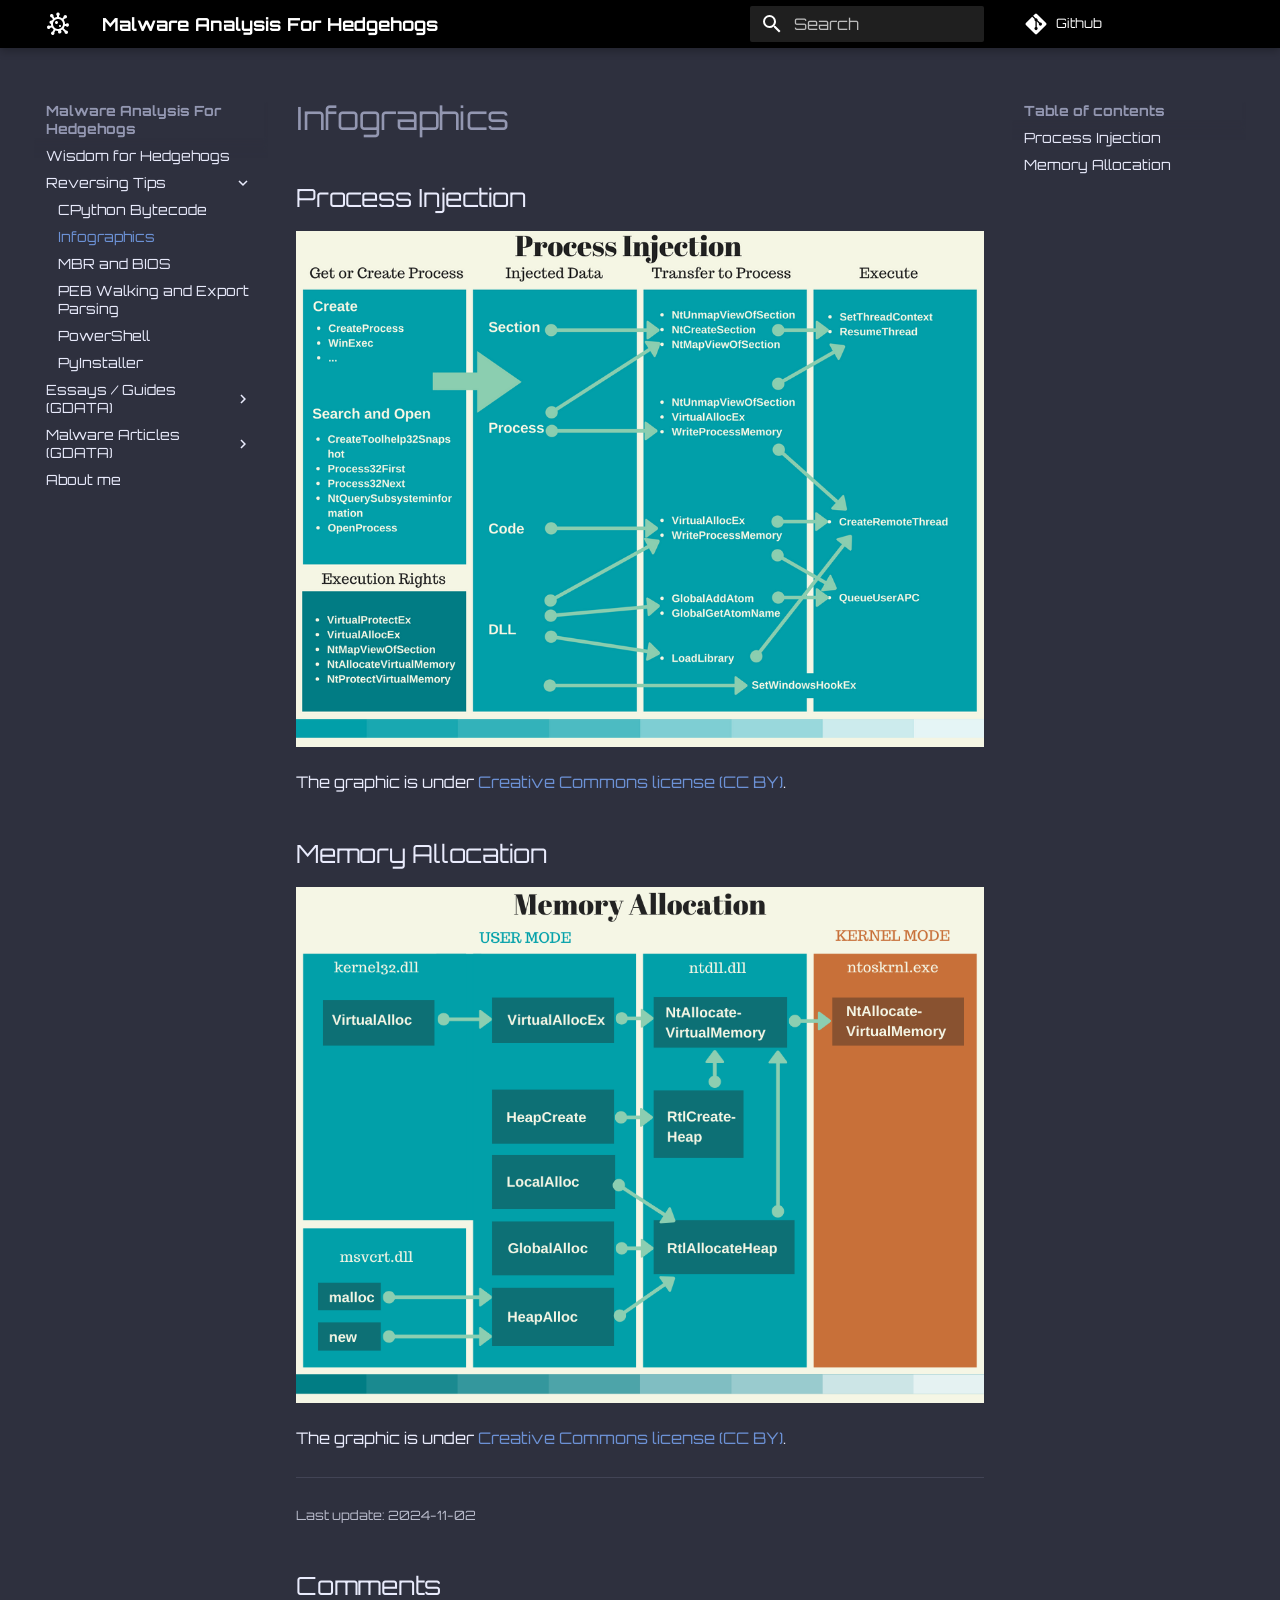
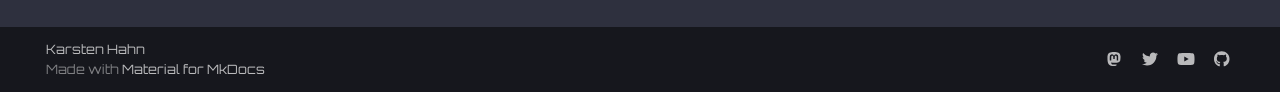
<file: Execution Environments/Infographics/index.html>
<!DOCTYPE html>

<html class="no-js" lang="en">
<head>
<meta charset="utf-8"/>
<meta content="width=device-width,initial-scale=1" name="viewport"/>
<meta content="Malware analysis blog by struppigel aka Karsten Hahn" name="description"/>
<meta content="Karsten Hahn" name="author"/>
<link href="https://struppigel.github.io/WisdomForHedgehogs/Execution%20Environments/Infographics/" rel="canonical"/>
<link href="../CPython%20Bytecode%20Reversing/" rel="prev"/>
<link href="../MBR%20and%20BIOS/" rel="next"/>
<link href="../../assets/images/favicon.png" rel="icon"/>
<meta content="mkdocs-1.4.2, mkdocs-material-9.1.2" name="generator"/>
<title>Infographics - Malware Analysis For Hedgehogs</title>
<link href="../../assets/stylesheets/main.7bf56d0a.min.css" rel="stylesheet"/>
<link href="../../assets/stylesheets/palette.a0c5b2b5.min.css" rel="stylesheet"/>
<link crossorigin="" href="https://fonts.gstatic.com" rel="preconnect"/>
<link href="https://fonts.googleapis.com/css?family=orbitron:300,300i,400,400i,700,700i%7CRoboto+Mono:400,400i,700,700i&amp;display=fallback" rel="stylesheet"/>
<style>:root{--md-text-font:"orbitron";--md-code-font:"Roboto Mono"}</style>
<script>__md_scope=new URL("../..",location),__md_hash=e=>[...e].reduce((e,_)=>(e<<5)-e+_.charCodeAt(0),0),__md_get=(e,_=localStorage,t=__md_scope)=>JSON.parse(_.getItem(t.pathname+"."+e)),__md_set=(e,_,t=localStorage,a=__md_scope)=>{try{t.setItem(a.pathname+"."+e,JSON.stringify(_))}catch(e){}}</script>
<link href="../../assets/stylesheets/glightbox.min.css" rel="stylesheet"/><style>
            html.glightbox-open { overflow: initial; height: 100%; }
            .gslide-title { margin-top: 0px; user-select: text; }
            .gslide-desc { color: #666; user-select: text; }
            .gslide-image img { background: white; }
            
                .gscrollbar-fixer { padding-right: 15px; }
                .gdesc-inner { font-size: 0.75rem; }
                body[data-md-color-scheme="slate"] .gdesc-inner { background: var(--md-default-bg-color);}
                body[data-md-color-scheme="slate"] .gslide-title { color: var(--md-default-fg-color);}
                body[data-md-color-scheme="slate"] .gslide-desc { color: var(--md-default-fg-color);}
                </style><script src="../../assets/javascripts/glightbox.min.js"></script></head>
<body data-md-color-accent="yellow" data-md-color-primary="black" data-md-color-scheme="slate" dir="ltr">
<input autocomplete="off" class="md-toggle" data-md-toggle="drawer" id="__drawer" type="checkbox"/>
<input autocomplete="off" class="md-toggle" data-md-toggle="search" id="__search" type="checkbox"/>
<label class="md-overlay" for="__drawer"></label>
<div data-md-component="skip">
<a class="md-skip" href="#infographics">
          Skip to content
        </a>
</div>
<div data-md-component="announce">
</div>
<header class="md-header md-header--shadow" data-md-component="header">
<nav aria-label="Header" class="md-header__inner md-grid">
<a aria-label="Malware Analysis For Hedgehogs" class="md-header__button md-logo" data-md-component="logo" href="../.." title="Malware Analysis For Hedgehogs">
<svg viewbox="0 0 24 24" xmlns="http://www.w3.org/2000/svg"><path d="M12 .5a1.746 1.746 0 0 0-1 3.18v1.4c-.9.13-1.74.42-2.5.86L7.39 4.35c.19-.52.14-1.12-.2-1.6C6.84 2.26 6.3 2 5.75 2c-.35 0-.7.1-1 .32-.79.55-.99 1.64-.43 2.43.34.49.88.75 1.43.75l1.18 1.68c-.43.43-.77.91-1.06 1.44-.2-.08-.41-.12-.62-.12-.45 0-.9.17-1.25.5-.67.7-.67 1.8 0 2.5.29.27.64.42 1 .5 0 .54.07 1.06.18 1.56l-1.31.35c-.31-.26-.71-.41-1.12-.41-.15 0-.31 0-.46.06a1.752 1.752 0 0 0-1.23 2.15C1.27 16.5 2 17 2.75 17c.15 0 .3 0 .46-.06.57-.16 1-.58 1.18-1.1l1.51-.41c.45.79 1.05 1.49 1.75 2.07l-1.1 2c-.55.08-1.05.39-1.34.92a1.749 1.749 0 1 0 3.08 1.66c.28-.52.27-1.12.02-1.61l1.07-1.97c.81.32 1.69.5 2.62.5h.18c-.13.26-.18.56-.18.88.08.92.84 1.62 1.75 1.62h.13c.97-.08 1.69-.92 1.62-1.88-.04-.5-.29-.94-.65-1.23.47-.21.92-.48 1.34-.79l2.34 2.34c-.1.56.06 1.13.47 1.56.35.33.8.5 1.25.5s.9-.17 1.25-.5c.67-.7.67-1.8 0-2.5-.35-.33-.8-.5-1.25-.5-.1 0-.2 0-.31.03l-2.34-2.34c.49-.65.87-1.39 1.11-2.19h1.11A1.746 1.746 0 0 0 23 13a1.746 1.746 0 0 0-3.18-1H19c0-1.57-.5-3-1.4-4.19l1.34-1.34c.11.03.21.03.31.03.45 0 .9-.17 1.25-.5.67-.69.67-1.8 0-2.5-.35-.33-.8-.5-1.25-.5s-.9.17-1.25.5c-.41.43-.57 1-.47 1.56L16.19 6.4c-.92-.69-2-1.15-3.19-1.32v-1.4A1.746 1.746 0 0 0 12 .5M12 17c-2.76 0-5-2.24-5-5s2.24-5 5-5 5 2.24 5 5-2.24 5-5 5m-1.5-8C9.67 9 9 9.67 9 10.5s.67 1.5 1.5 1.5 1.5-.67 1.5-1.5S11.33 9 10.5 9m3.5 4c-.55 0-1 .45-1 1s.45 1 1 1 1-.45 1-1-.45-1-1-1Z"></path></svg>
</a>
<label class="md-header__button md-icon" for="__drawer">
<svg viewbox="0 0 24 24" xmlns="http://www.w3.org/2000/svg"><path d="M3 6h18v2H3V6m0 5h18v2H3v-2m0 5h18v2H3v-2Z"></path></svg>
</label>
<div class="md-header__title" data-md-component="header-title">
<div class="md-header__ellipsis">
<div class="md-header__topic">
<span class="md-ellipsis">
            Malware Analysis For Hedgehogs
          </span>
</div>
<div class="md-header__topic" data-md-component="header-topic">
<span class="md-ellipsis">
            
              Infographics
            
          </span>
</div>
</div>
</div>
<label class="md-header__button md-icon" for="__search">
<svg viewbox="0 0 24 24" xmlns="http://www.w3.org/2000/svg"><path d="M9.5 3A6.5 6.5 0 0 1 16 9.5c0 1.61-.59 3.09-1.56 4.23l.27.27h.79l5 5-1.5 1.5-5-5v-.79l-.27-.27A6.516 6.516 0 0 1 9.5 16 6.5 6.5 0 0 1 3 9.5 6.5 6.5 0 0 1 9.5 3m0 2C7 5 5 7 5 9.5S7 14 9.5 14 14 12 14 9.5 12 5 9.5 5Z"></path></svg>
</label>
<div class="md-search" data-md-component="search" role="dialog">
<label class="md-search__overlay" for="__search"></label>
<div class="md-search__inner" role="search">
<form class="md-search__form" name="search">
<input aria-label="Search" autocapitalize="off" autocomplete="off" autocorrect="off" class="md-search__input" data-md-component="search-query" name="query" placeholder="Search" required="" spellcheck="false" type="text"/>
<label class="md-search__icon md-icon" for="__search">
<svg viewbox="0 0 24 24" xmlns="http://www.w3.org/2000/svg"><path d="M9.5 3A6.5 6.5 0 0 1 16 9.5c0 1.61-.59 3.09-1.56 4.23l.27.27h.79l5 5-1.5 1.5-5-5v-.79l-.27-.27A6.516 6.516 0 0 1 9.5 16 6.5 6.5 0 0 1 3 9.5 6.5 6.5 0 0 1 9.5 3m0 2C7 5 5 7 5 9.5S7 14 9.5 14 14 12 14 9.5 12 5 9.5 5Z"></path></svg>
<svg viewbox="0 0 24 24" xmlns="http://www.w3.org/2000/svg"><path d="M20 11v2H8l5.5 5.5-1.42 1.42L4.16 12l7.92-7.92L13.5 5.5 8 11h12Z"></path></svg>
</label>
<nav aria-label="Search" class="md-search__options">
<button aria-label="Clear" class="md-search__icon md-icon" tabindex="-1" title="Clear" type="reset">
<svg viewbox="0 0 24 24" xmlns="http://www.w3.org/2000/svg"><path d="M19 6.41 17.59 5 12 10.59 6.41 5 5 6.41 10.59 12 5 17.59 6.41 19 12 13.41 17.59 19 19 17.59 13.41 12 19 6.41Z"></path></svg>
</button>
</nav>
</form>
<div class="md-search__output">
<div class="md-search__scrollwrap" data-md-scrollfix="">
<div class="md-search-result" data-md-component="search-result">
<div class="md-search-result__meta">
            Initializing search
          </div>
<ol class="md-search-result__list" role="presentation"></ol>
</div>
</div>
</div>
</div>
</div>
<div class="md-header__source">
<a class="md-source" data-md-component="source" href="https://github.com/struppigel/WisdomForHedgehogs" title="Go to repository">
<div class="md-source__icon md-icon">
<svg viewbox="0 0 448 512" xmlns="http://www.w3.org/2000/svg"><!--! Font Awesome Free 6.3.0 by @fontawesome - https://fontawesome.com License - https://fontawesome.com/license/free (Icons: CC BY 4.0, Fonts: SIL OFL 1.1, Code: MIT License) Copyright 2023 Fonticons, Inc.--><path d="M439.55 236.05 244 40.45a28.87 28.87 0 0 0-40.81 0l-40.66 40.63 51.52 51.52c27.06-9.14 52.68 16.77 43.39 43.68l49.66 49.66c34.23-11.8 61.18 31 35.47 56.69-26.49 26.49-70.21-2.87-56-37.34L240.22 199v121.85c25.3 12.54 22.26 41.85 9.08 55a34.34 34.34 0 0 1-48.55 0c-17.57-17.6-11.07-46.91 11.25-56v-123c-20.8-8.51-24.6-30.74-18.64-45L142.57 101 8.45 235.14a28.86 28.86 0 0 0 0 40.81l195.61 195.6a28.86 28.86 0 0 0 40.8 0l194.69-194.69a28.86 28.86 0 0 0 0-40.81z"></path></svg>
</div>
<div class="md-source__repository">
    Github
  </div>
</a>
</div>
</nav>
</header>
<div class="md-container" data-md-component="container">
<main class="md-main" data-md-component="main">
<div class="md-main__inner md-grid">
<div class="md-sidebar md-sidebar--primary" data-md-component="sidebar" data-md-type="navigation">
<div class="md-sidebar__scrollwrap">
<div class="md-sidebar__inner">
<nav aria-label="Navigation" class="md-nav md-nav--primary" data-md-level="0">
<label class="md-nav__title" for="__drawer">
<a aria-label="Malware Analysis For Hedgehogs" class="md-nav__button md-logo" data-md-component="logo" href="../.." title="Malware Analysis For Hedgehogs">
<svg viewbox="0 0 24 24" xmlns="http://www.w3.org/2000/svg"><path d="M12 .5a1.746 1.746 0 0 0-1 3.18v1.4c-.9.13-1.74.42-2.5.86L7.39 4.35c.19-.52.14-1.12-.2-1.6C6.84 2.26 6.3 2 5.75 2c-.35 0-.7.1-1 .32-.79.55-.99 1.64-.43 2.43.34.49.88.75 1.43.75l1.18 1.68c-.43.43-.77.91-1.06 1.44-.2-.08-.41-.12-.62-.12-.45 0-.9.17-1.25.5-.67.7-.67 1.8 0 2.5.29.27.64.42 1 .5 0 .54.07 1.06.18 1.56l-1.31.35c-.31-.26-.71-.41-1.12-.41-.15 0-.31 0-.46.06a1.752 1.752 0 0 0-1.23 2.15C1.27 16.5 2 17 2.75 17c.15 0 .3 0 .46-.06.57-.16 1-.58 1.18-1.1l1.51-.41c.45.79 1.05 1.49 1.75 2.07l-1.1 2c-.55.08-1.05.39-1.34.92a1.749 1.749 0 1 0 3.08 1.66c.28-.52.27-1.12.02-1.61l1.07-1.97c.81.32 1.69.5 2.62.5h.18c-.13.26-.18.56-.18.88.08.92.84 1.62 1.75 1.62h.13c.97-.08 1.69-.92 1.62-1.88-.04-.5-.29-.94-.65-1.23.47-.21.92-.48 1.34-.79l2.34 2.34c-.1.56.06 1.13.47 1.56.35.33.8.5 1.25.5s.9-.17 1.25-.5c.67-.7.67-1.8 0-2.5-.35-.33-.8-.5-1.25-.5-.1 0-.2 0-.31.03l-2.34-2.34c.49-.65.87-1.39 1.11-2.19h1.11A1.746 1.746 0 0 0 23 13a1.746 1.746 0 0 0-3.18-1H19c0-1.57-.5-3-1.4-4.19l1.34-1.34c.11.03.21.03.31.03.45 0 .9-.17 1.25-.5.67-.69.67-1.8 0-2.5-.35-.33-.8-.5-1.25-.5s-.9.17-1.25.5c-.41.43-.57 1-.47 1.56L16.19 6.4c-.92-.69-2-1.15-3.19-1.32v-1.4A1.746 1.746 0 0 0 12 .5M12 17c-2.76 0-5-2.24-5-5s2.24-5 5-5 5 2.24 5 5-2.24 5-5 5m-1.5-8C9.67 9 9 9.67 9 10.5s.67 1.5 1.5 1.5 1.5-.67 1.5-1.5S11.33 9 10.5 9m3.5 4c-.55 0-1 .45-1 1s.45 1 1 1 1-.45 1-1-.45-1-1-1Z"></path></svg>
</a>
    Malware Analysis For Hedgehogs
  </label>
<div class="md-nav__source">
<a class="md-source" data-md-component="source" href="https://github.com/struppigel/WisdomForHedgehogs" title="Go to repository">
<div class="md-source__icon md-icon">
<svg viewbox="0 0 448 512" xmlns="http://www.w3.org/2000/svg"><!--! Font Awesome Free 6.3.0 by @fontawesome - https://fontawesome.com License - https://fontawesome.com/license/free (Icons: CC BY 4.0, Fonts: SIL OFL 1.1, Code: MIT License) Copyright 2023 Fonticons, Inc.--><path d="M439.55 236.05 244 40.45a28.87 28.87 0 0 0-40.81 0l-40.66 40.63 51.52 51.52c27.06-9.14 52.68 16.77 43.39 43.68l49.66 49.66c34.23-11.8 61.18 31 35.47 56.69-26.49 26.49-70.21-2.87-56-37.34L240.22 199v121.85c25.3 12.54 22.26 41.85 9.08 55a34.34 34.34 0 0 1-48.55 0c-17.57-17.6-11.07-46.91 11.25-56v-123c-20.8-8.51-24.6-30.74-18.64-45L142.57 101 8.45 235.14a28.86 28.86 0 0 0 0 40.81l195.61 195.6a28.86 28.86 0 0 0 40.8 0l194.69-194.69a28.86 28.86 0 0 0 0-40.81z"></path></svg>
</div>
<div class="md-source__repository">
    Github
  </div>
</a>
</div>
<ul class="md-nav__list" data-md-scrollfix="">
<li class="md-nav__item">
<a class="md-nav__link" href="../..">
        Wisdom for Hedgehogs
      </a>
</li>
<li class="md-nav__item md-nav__item--active md-nav__item--nested">
<input checked="" class="md-nav__toggle md-toggle" id="__nav_2" type="checkbox"/>
<label class="md-nav__link" for="__nav_2" id="__nav_2_label" tabindex="0">
          Reversing Tips
          <span class="md-nav__icon md-icon"></span>
</label>
<nav aria-expanded="true" aria-labelledby="__nav_2_label" class="md-nav" data-md-level="1">
<label class="md-nav__title" for="__nav_2">
<span class="md-nav__icon md-icon"></span>
          Reversing Tips
        </label>
<ul class="md-nav__list" data-md-scrollfix="">
<li class="md-nav__item">
<a class="md-nav__link" href="../CPython%20Bytecode%20Reversing/">
        CPython Bytecode
      </a>
</li>
<li class="md-nav__item md-nav__item--active">
<input class="md-nav__toggle md-toggle" id="__toc" type="checkbox"/>
<label class="md-nav__link md-nav__link--active" for="__toc">
          Infographics
          <span class="md-nav__icon md-icon"></span>
</label>
<a class="md-nav__link md-nav__link--active" href="./">
        Infographics
      </a>
<nav aria-label="Table of contents" class="md-nav md-nav--secondary">
<label class="md-nav__title" for="__toc">
<span class="md-nav__icon md-icon"></span>
      Table of contents
    </label>
<ul class="md-nav__list" data-md-component="toc" data-md-scrollfix="">
<li class="md-nav__item">
<a class="md-nav__link" href="#process-injection">
    Process Injection
  </a>
</li>
<li class="md-nav__item">
<a class="md-nav__link" href="#memory-allocation">
    Memory Allocation
  </a>
</li>
</ul>
</nav>
</li>
<li class="md-nav__item">
<a class="md-nav__link" href="../MBR%20and%20BIOS/">
        MBR and BIOS
      </a>
</li>
<li class="md-nav__item">
<a class="md-nav__link" href="../PEB%20Walking%20and%20Export%20Parsing/">
        PEB Walking and Export Parsing
      </a>
</li>
<li class="md-nav__item">
<a class="md-nav__link" href="../PowerShell/">
        PowerShell
      </a>
</li>
<li class="md-nav__item">
<a class="md-nav__link" href="../PyInstaller/">
        PyInstaller
      </a>
</li>
</ul>
</nav>
</li>
<li class="md-nav__item md-nav__item--nested">
<input class="md-nav__toggle md-toggle" id="__nav_3" type="checkbox"/>
<label class="md-nav__link" for="__nav_3" id="__nav_3_label" tabindex="0">
          Essays / Guides (GDATA)
          <span class="md-nav__icon md-icon"></span>
</label>
<nav aria-expanded="false" aria-labelledby="__nav_3_label" class="md-nav" data-md-level="1">
<label class="md-nav__title" for="__nav_3">
<span class="md-nav__icon md-icon"></span>
          Essays / Guides (GDATA)
        </label>
<ul class="md-nav__list" data-md-scrollfix="">
<li class="md-nav__item">
<a class="md-nav__link" href="https://www.gdatasoftware.com/blog/2022/09/37511-detecting-file-manipulation-in-system-files">
        Identifying file manipulation
      </a>
</li>
<li class="md-nav__item">
<a class="md-nav__link" href="https://www.gdatasoftware.com/blog/2022/01/malware-vaccines">
        Malware vaccines
      </a>
</li>
<li class="md-nav__item">
<a class="md-nav__link" href="https://www.gdatasoftware.com/blog/2021/09/an-overview-of-malware-hashing-algorithms">
        Hashing algorithms
      </a>
</li>
<li class="md-nav__item">
<a class="md-nav__link" href="https://www.gdatasoftware.com/blog/2019/08/35146-taming-the-mess-of-av-detection-names">
        Malware naming - AV detection names
      </a>
</li>
<li class="md-nav__item">
<a class="md-nav__link" href="https://www.gdatasoftware.com/blog/malware-family-naming-hell">
        Malware naming hell
      </a>
</li>
<li class="md-nav__item">
<a class="md-nav__link" href="https://www.gdatasoftware.com/blog/2024/08/37995-malware-sophistication">
        Malware sophistication
      </a>
</li>
<li class="md-nav__item">
<a class="md-nav__link" href="https://www.gdatasoftware.com/blog/2016/11/29289-it-s-educational-on-the-no-1-argument-for-open-source-ransomware">
        Open source ransomware
      </a>
</li>
<li class="md-nav__item">
<a class="md-nav__link" href="https://www.gdatasoftware.com/blog/2019/06/31666-ransomware-identification-for-the-judicious-analyst">
        Ransomware identification
      </a>
</li>
<li class="md-nav__item">
<a class="md-nav__link" href="https://www.gdatasoftware.com/blog/2024/09/38031-sandbox-scores-are-not-an-antivirus-replacement">
        Sandboxes are not an AV
      </a>
</li>
<li class="md-nav__item">
<a class="md-nav__link" href="https://www.gdatasoftware.com/blog/2022/06/37445-malware-detection-is-hard">
        Why malware detection is hard
      </a>
</li>
</ul>
</nav>
</li>
<li class="md-nav__item md-nav__item--nested">
<input class="md-nav__toggle md-toggle" id="__nav_4" type="checkbox"/>
<label class="md-nav__link" for="__nav_4" id="__nav_4_label" tabindex="0">
          Malware Articles (GDATA)
          <span class="md-nav__icon md-icon"></span>
</label>
<nav aria-expanded="false" aria-labelledby="__nav_4_label" class="md-nav" data-md-level="1">
<label class="md-nav__title" for="__nav_4">
<span class="md-nav__icon md-icon"></span>
          Malware Articles (GDATA)
        </label>
<ul class="md-nav__list" data-md-scrollfix="">
<li class="md-nav__item">
<a class="md-nav__link" href="https://www.gdatasoftware.com/blog/2022/02/37239-allcome-clipbanker-is-a-newcomer-in-malware-underground-forums">
        Allcome
      </a>
</li>
<li class="md-nav__item">
<a class="md-nav__link" href="https://www.gdatasoftware.com/blog/2020/11/36459-babax-stealer-rebrands-to-osno-installs-rootkit">
        Babax
      </a>
</li>
<li class="md-nav__item">
<a class="md-nav__link" href="https://www.gdatasoftware.com/blog/2024/06/37947-badspace-backdoor">
        BadSpace
      </a>
</li>
<li class="md-nav__item">
<a class="md-nav__link" href="https://www.gdatasoftware.com/blog/2024/09/38039-bbtok-deobfuscating-net-loader">
        BBTok
      </a>
</li>
<li class="md-nav__item">
<a class="md-nav__link" href="https://www.gdatasoftware.com/blog/2022/01/37236-qr-codes-on-twitter-deliver-malicious-chrome-extension">
        ChromeLoader / Choziosi
      </a>
</li>
<li class="md-nav__item">
<a class="md-nav__link" href="https://www.gdatasoftware.com/blog/2020/02/35802-bitbucket-abused-as-malware-slinger">
        CryptBot
      </a>
</li>
<li class="md-nav__item">
<a class="md-nav__link" href="https://www.gdatasoftware.com/blog/cyrat-ransomware">
        Cyrat
      </a>
</li>
<li class="md-nav__item">
<a class="md-nav__link" href="https://www.gdatasoftware.com/blog/2019/04/31643-garrantydecrypt-ransomware-spyhunter">
        GarrantyDecrypt
      </a>
</li>
<li class="md-nav__item">
<a class="md-nav__link" href="https://www.gdatasoftware.com/blog/2022/03/ginzo-free-malware">
        Ginzo
      </a>
</li>
<li class="md-nav__item">
<a class="md-nav__link" href="https://www.gdatasoftware.com/blog/icerat-evades-antivirus-by-using-jphp">
        IceRAT
      </a>
</li>
<li class="md-nav__item">
<a class="md-nav__link" href="https://www.gdatasoftware.com/blog/microsoft-signed-a-malicious-netfilter-rootkit">
        Netfilter rootkit
      </a>
</li>
<li class="md-nav__item">
<a class="md-nav__link" href="https://www.gdatasoftware.com/blog/netwire-rat-via-pasteee-and-ms-excel">
        NetWireRAT
      </a>
</li>
<li class="md-nav__item">
<a class="md-nav__link" href="https://www.gdatasoftware.com/blog/2024/03/37885-risepro-stealer-campaign-github">
        RisePro
      </a>
</li>
<li class="md-nav__item">
<a class="md-nav__link" href="https://www.gdatasoftware.com/blog/2024/05/37906-gotomeeting-loads-remcos">
        Rust Shellcode Loader
      </a>
</li>
<li class="md-nav__item">
<a class="md-nav__link" href="https://www.gdatasoftware.com/blog/2019/11/35548-new-sectoprat-remote-access-malware-utilizes-second-desktop-to-control-browsers">
        SectopRAT
      </a>
</li>
<li class="md-nav__item">
<a class="md-nav__link" href="https://www.gdatasoftware.com/blog/2017/01/29442-spora-worm-and-ransomware">
        Spora
      </a>
</li>
<li class="md-nav__item">
<a class="md-nav__link" href="https://www.gdatasoftware.com/blog/2021/06/36861-malware-hides-in-steam-profile-images">
        SteamHide
      </a>
</li>
<li class="md-nav__item">
<a class="md-nav__link" href="https://www.gdatasoftware.com/blog/strrat-crimson">
        STRRAT
      </a>
</li>
<li class="md-nav__item">
<a class="md-nav__link" href="https://www.gdatasoftware.com/blog/trat-control-via-smartphone">
        T-RAT 2.0
      </a>
</li>
<li class="md-nav__item">
<a class="md-nav__link" href="https://www.gdatasoftware.com/blog/2020/07/36200-ransomware-tries-to-worm">
        Try2Cry
      </a>
</li>
</ul>
</nav>
</li>
<li class="md-nav__item">
<a class="md-nav__link" href="../../About%20me/">
        About me
      </a>
</li>
</ul>
</nav>
</div>
</div>
</div>
<div class="md-sidebar md-sidebar--secondary" data-md-component="sidebar" data-md-type="toc">
<div class="md-sidebar__scrollwrap">
<div class="md-sidebar__inner">
<nav aria-label="Table of contents" class="md-nav md-nav--secondary">
<label class="md-nav__title" for="__toc">
<span class="md-nav__icon md-icon"></span>
      Table of contents
    </label>
<ul class="md-nav__list" data-md-component="toc" data-md-scrollfix="">
<li class="md-nav__item">
<a class="md-nav__link" href="#process-injection">
    Process Injection
  </a>
</li>
<li class="md-nav__item">
<a class="md-nav__link" href="#memory-allocation">
    Memory Allocation
  </a>
</li>
</ul>
</nav>
</div>
</div>
</div>
<div class="md-content" data-md-component="content">
<article class="md-content__inner md-typeset">
<div><h1 id="infographics">Infographics</h1>
<h2 id="process-injection">Process Injection</h2>
<p><a class="glightbox" data-desc-position="bottom" data-height="auto" data-type="image" data-width="100%" href="../images/process_injection.png"><img alt="process injection APIs infographic" src="../images/process_injection.png"/></a></p>
<p>The graphic is under <a href="https://en.wikipedia.org/wiki/Creative_Commons_license">Creative Commons license (CC BY)</a>.</p>
<h2 id="memory-allocation">Memory Allocation</h2>
<p><a class="glightbox" data-desc-position="bottom" data-height="auto" data-type="image" data-width="100%" href="../images/memory_allocation.png"><img alt="memory allocation APIs infographic" src="../images/memory_allocation.png"/></a></p>
<p>The graphic is under <a href="https://en.wikipedia.org/wiki/Creative_Commons_license">Creative Commons license (CC BY)</a>.</p></div>
<hr/>
<div class="md-source-file">
<small>
    
      Last update:
      2024-11-02
    
  </small>
</div>
<h2 id="__comments">Comments</h2>
<script async="" crossorigin="anonymous" data-category="General" data-category-id="DIC_kwDOJEee5M4CUzl7" data-emit-metadata="0" data-input-position="top" data-lang="en" data-mapping="pathname" data-reactions-enabled="1" data-repo="struppigel/WisdomForHedgehogs" data-repo-id="R_kgDOJEee5A" data-strict="0" data-theme="dark" src="https://giscus.app/client.js">
</script>
<script>
    var giscus = document.querySelector("script[src*=giscus]")

    /* Set palette on initial load */
    var palette = __md_get("__palette")
    if (palette && typeof palette.color === "object") {
      var theme = palette.color.scheme === "slate" ? "dark" : "light"
      giscus.setAttribute("data-theme", theme) 


    }

    /* Register event handlers after documented loaded */
    document.addEventListener("DOMContentLoaded", function() {
      var ref = document.querySelector("[data-md-component=palette]")
      ref.addEventListener("change", function() {
        var palette = __md_get("__palette")
        if (palette && typeof palette.color === "object") {
          var theme = palette.color.scheme === "slate" ? "dark" : "light"

          /* Instruct Giscus to change theme */
          var frame = document.querySelector(".giscus-frame")
          frame.contentWindow.postMessage(
            { giscus: { setConfig: { theme } } },
            "https://giscus.app"
          )
        }
      })
    })
  </script>
</article>
</div>
</div>
</main>
<footer class="md-footer">
<div class="md-footer-meta md-typeset">
<div class="md-footer-meta__inner md-grid">
<div class="md-copyright">
<div class="md-copyright__highlight">
      Karsten Hahn
    </div>
  
  
    Made with
    <a href="https://squidfunk.github.io/mkdocs-material/" rel="noopener" target="_blank">
      Material for MkDocs
    </a>
</div>
<div class="md-social">
<a class="md-social__link" href="https://infosec.exchange/@struppigel" rel="noopener me" target="_blank" title="infosec.exchange">
<svg viewbox="0 0 448 512" xmlns="http://www.w3.org/2000/svg"><!--! Font Awesome Free 6.3.0 by @fontawesome - https://fontawesome.com License - https://fontawesome.com/license/free (Icons: CC BY 4.0, Fonts: SIL OFL 1.1, Code: MIT License) Copyright 2023 Fonticons, Inc.--><path d="M433 179.11c0-97.2-63.71-125.7-63.71-125.7-62.52-28.7-228.56-28.4-290.48 0 0 0-63.72 28.5-63.72 125.7 0 115.7-6.6 259.4 105.63 289.1 40.51 10.7 75.32 13 103.33 11.4 50.81-2.8 79.32-18.1 79.32-18.1l-1.7-36.9s-36.31 11.4-77.12 10.1c-40.41-1.4-83-4.4-89.63-54a102.54 102.54 0 0 1-.9-13.9c85.63 20.9 158.65 9.1 178.75 6.7 56.12-6.7 105-41.3 111.23-72.9 9.8-49.8 9-121.5 9-121.5zm-75.12 125.2h-46.63v-114.2c0-49.7-64-51.6-64 6.9v62.5h-46.33V197c0-58.5-64-56.6-64-6.9v114.2H90.19c0-122.1-5.2-147.9 18.41-175 25.9-28.9 79.82-30.8 103.83 6.1l11.6 19.5 11.6-19.5c24.11-37.1 78.12-34.8 103.83-6.1 23.71 27.3 18.4 53 18.4 175z"></path></svg>
</a>
<a class="md-social__link" href="https://twitter.com/struppigel" rel="noopener" target="_blank" title="twitter.com">
<svg viewbox="0 0 512 512" xmlns="http://www.w3.org/2000/svg"><!--! Font Awesome Free 6.3.0 by @fontawesome - https://fontawesome.com License - https://fontawesome.com/license/free (Icons: CC BY 4.0, Fonts: SIL OFL 1.1, Code: MIT License) Copyright 2023 Fonticons, Inc.--><path d="M459.37 151.716c.325 4.548.325 9.097.325 13.645 0 138.72-105.583 298.558-298.558 298.558-59.452 0-114.68-17.219-161.137-47.106 8.447.974 16.568 1.299 25.34 1.299 49.055 0 94.213-16.568 130.274-44.832-46.132-.975-84.792-31.188-98.112-72.772 6.498.974 12.995 1.624 19.818 1.624 9.421 0 18.843-1.3 27.614-3.573-48.081-9.747-84.143-51.98-84.143-102.985v-1.299c13.969 7.797 30.214 12.67 47.431 13.319-28.264-18.843-46.781-51.005-46.781-87.391 0-19.492 5.197-37.36 14.294-52.954 51.655 63.675 129.3 105.258 216.365 109.807-1.624-7.797-2.599-15.918-2.599-24.04 0-57.828 46.782-104.934 104.934-104.934 30.213 0 57.502 12.67 76.67 33.137 23.715-4.548 46.456-13.32 66.599-25.34-7.798 24.366-24.366 44.833-46.132 57.827 21.117-2.273 41.584-8.122 60.426-16.243-14.292 20.791-32.161 39.308-52.628 54.253z"></path></svg>
</a>
<a class="md-social__link" href="https://www.youtube.com/@MalwareAnalysisForHedgehogs" rel="noopener" target="_blank" title="www.youtube.com">
<svg viewbox="0 0 576 512" xmlns="http://www.w3.org/2000/svg"><!--! Font Awesome Free 6.3.0 by @fontawesome - https://fontawesome.com License - https://fontawesome.com/license/free (Icons: CC BY 4.0, Fonts: SIL OFL 1.1, Code: MIT License) Copyright 2023 Fonticons, Inc.--><path d="M549.655 124.083c-6.281-23.65-24.787-42.276-48.284-48.597C458.781 64 288 64 288 64S117.22 64 74.629 75.486c-23.497 6.322-42.003 24.947-48.284 48.597-11.412 42.867-11.412 132.305-11.412 132.305s0 89.438 11.412 132.305c6.281 23.65 24.787 41.5 48.284 47.821C117.22 448 288 448 288 448s170.78 0 213.371-11.486c23.497-6.321 42.003-24.171 48.284-47.821 11.412-42.867 11.412-132.305 11.412-132.305s0-89.438-11.412-132.305zm-317.51 213.508V175.185l142.739 81.205-142.739 81.201z"></path></svg>
</a>
<a class="md-social__link" href="https://github.com/struppigel" rel="noopener" target="_blank" title="github.com">
<svg viewbox="0 0 496 512" xmlns="http://www.w3.org/2000/svg"><!--! Font Awesome Free 6.3.0 by @fontawesome - https://fontawesome.com License - https://fontawesome.com/license/free (Icons: CC BY 4.0, Fonts: SIL OFL 1.1, Code: MIT License) Copyright 2023 Fonticons, Inc.--><path d="M165.9 397.4c0 2-2.3 3.6-5.2 3.6-3.3.3-5.6-1.3-5.6-3.6 0-2 2.3-3.6 5.2-3.6 3-.3 5.6 1.3 5.6 3.6zm-31.1-4.5c-.7 2 1.3 4.3 4.3 4.9 2.6 1 5.6 0 6.2-2s-1.3-4.3-4.3-5.2c-2.6-.7-5.5.3-6.2 2.3zm44.2-1.7c-2.9.7-4.9 2.6-4.6 4.9.3 2 2.9 3.3 5.9 2.6 2.9-.7 4.9-2.6 4.6-4.6-.3-1.9-3-3.2-5.9-2.9zM244.8 8C106.1 8 0 113.3 0 252c0 110.9 69.8 205.8 169.5 239.2 12.8 2.3 17.3-5.6 17.3-12.1 0-6.2-.3-40.4-.3-61.4 0 0-70 15-84.7-29.8 0 0-11.4-29.1-27.8-36.6 0 0-22.9-15.7 1.6-15.4 0 0 24.9 2 38.6 25.8 21.9 38.6 58.6 27.5 72.9 20.9 2.3-16 8.8-27.1 16-33.7-55.9-6.2-112.3-14.3-112.3-110.5 0-27.5 7.6-41.3 23.6-58.9-2.6-6.5-11.1-33.3 2.6-67.9 20.9-6.5 69 27 69 27 20-5.6 41.5-8.5 62.8-8.5s42.8 2.9 62.8 8.5c0 0 48.1-33.6 69-27 13.7 34.7 5.2 61.4 2.6 67.9 16 17.7 25.8 31.5 25.8 58.9 0 96.5-58.9 104.2-114.8 110.5 9.2 7.9 17 22.9 17 46.4 0 33.7-.3 75.4-.3 83.6 0 6.5 4.6 14.4 17.3 12.1C428.2 457.8 496 362.9 496 252 496 113.3 383.5 8 244.8 8zM97.2 352.9c-1.3 1-1 3.3.7 5.2 1.6 1.6 3.9 2.3 5.2 1 1.3-1 1-3.3-.7-5.2-1.6-1.6-3.9-2.3-5.2-1zm-10.8-8.1c-.7 1.3.3 2.9 2.3 3.9 1.6 1 3.6.7 4.3-.7.7-1.3-.3-2.9-2.3-3.9-2-.6-3.6-.3-4.3.7zm32.4 35.6c-1.6 1.3-1 4.3 1.3 6.2 2.3 2.3 5.2 2.6 6.5 1 1.3-1.3.7-4.3-1.3-6.2-2.2-2.3-5.2-2.6-6.5-1zm-11.4-14.7c-1.6 1-1.6 3.6 0 5.9 1.6 2.3 4.3 3.3 5.6 2.3 1.6-1.3 1.6-3.9 0-6.2-1.4-2.3-4-3.3-5.6-2z"></path></svg>
</a>
</div>
</div>
</div>
</footer>
</div>
<div class="md-dialog" data-md-component="dialog">
<div class="md-dialog__inner md-typeset"></div>
</div>
<script id="__config" type="application/json">{"base": "../..", "features": ["content.code.copy"], "search": "../../assets/javascripts/workers/search.208ed371.min.js", "translations": {"clipboard.copied": "Copied to clipboard", "clipboard.copy": "Copy to clipboard", "search.result.more.one": "1 more on this page", "search.result.more.other": "# more on this page", "search.result.none": "No matching documents", "search.result.one": "1 matching document", "search.result.other": "# matching documents", "search.result.placeholder": "Type to start searching", "search.result.term.missing": "Missing", "select.version": "Select version"}}</script>
<script src="../../assets/javascripts/bundle.fc8c2696.min.js"></script>
<script>document$.subscribe(() => {const lightbox = GLightbox({"touchNavigation": true, "loop": false, "zoomable": true, "draggable": true, "openEffect": "zoom", "closeEffect": "zoom", "slideEffect": "slide"});})</script></body>
</html>
</file>
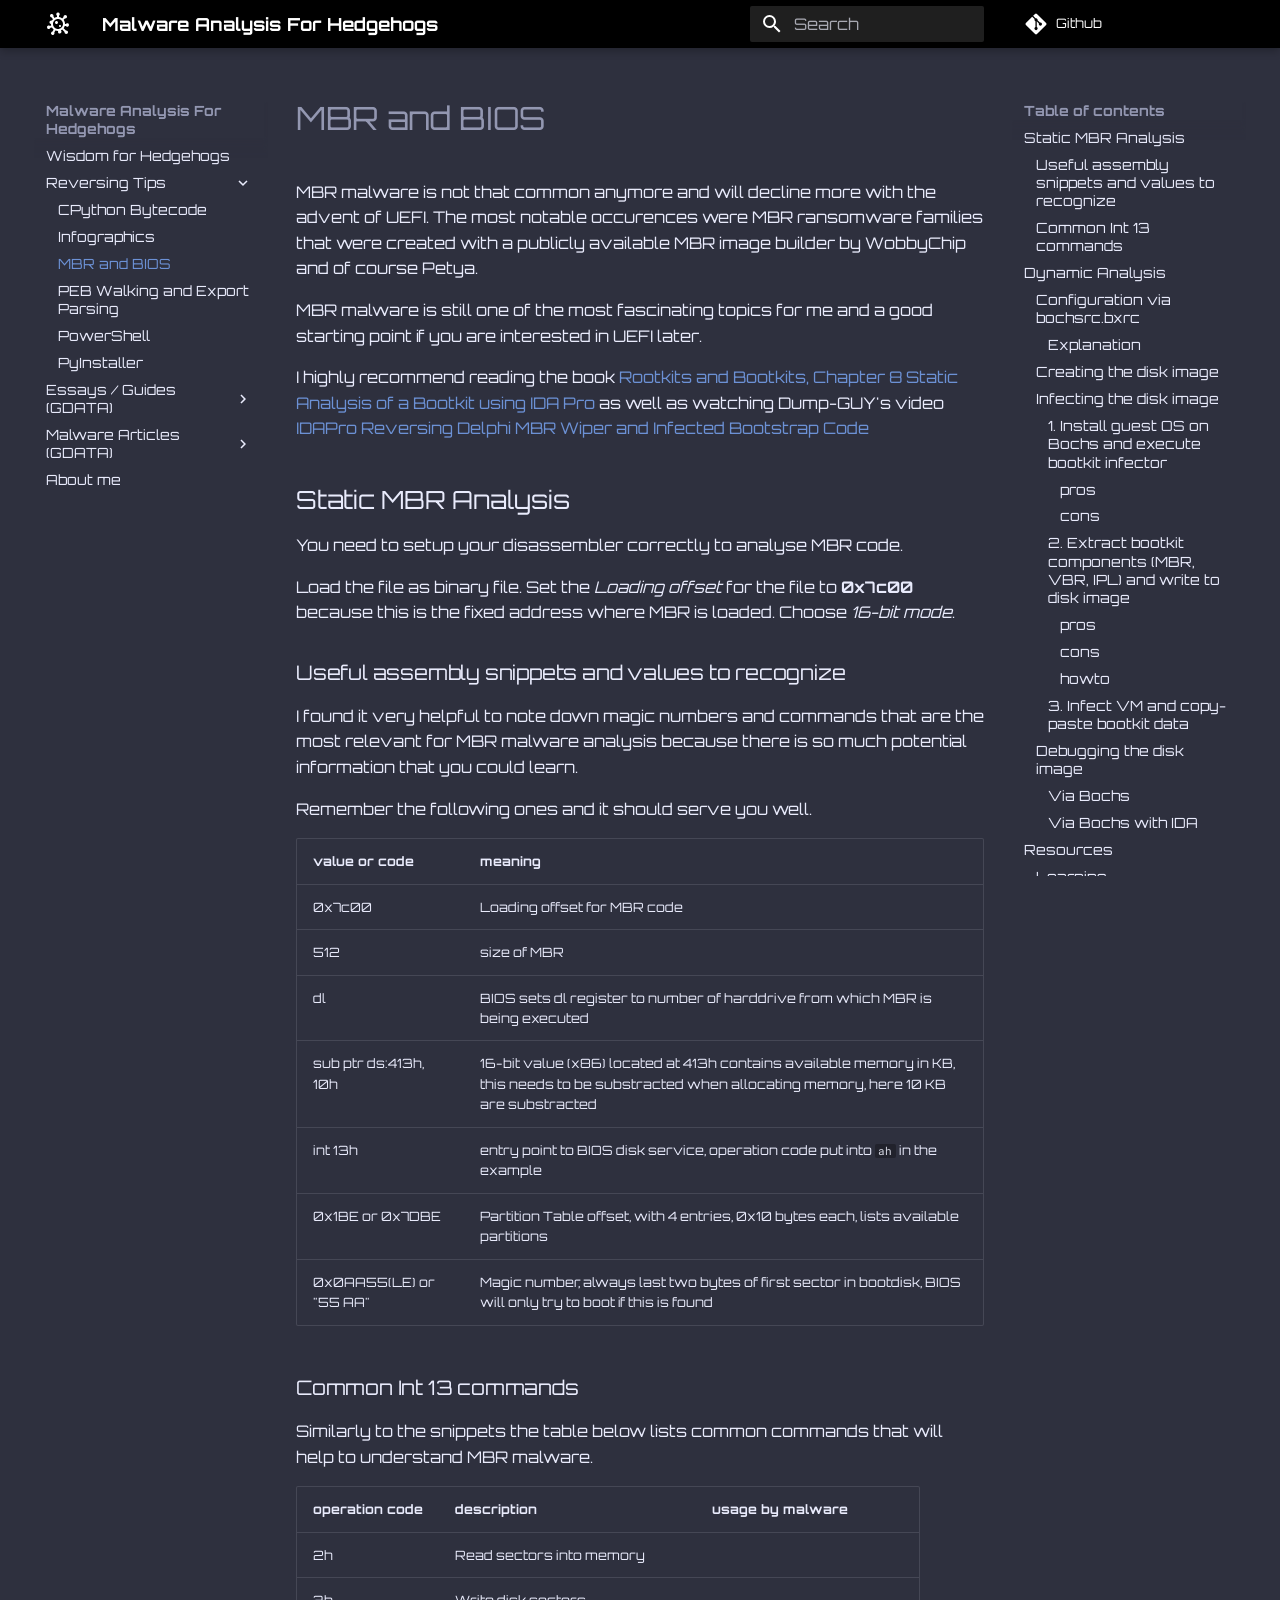
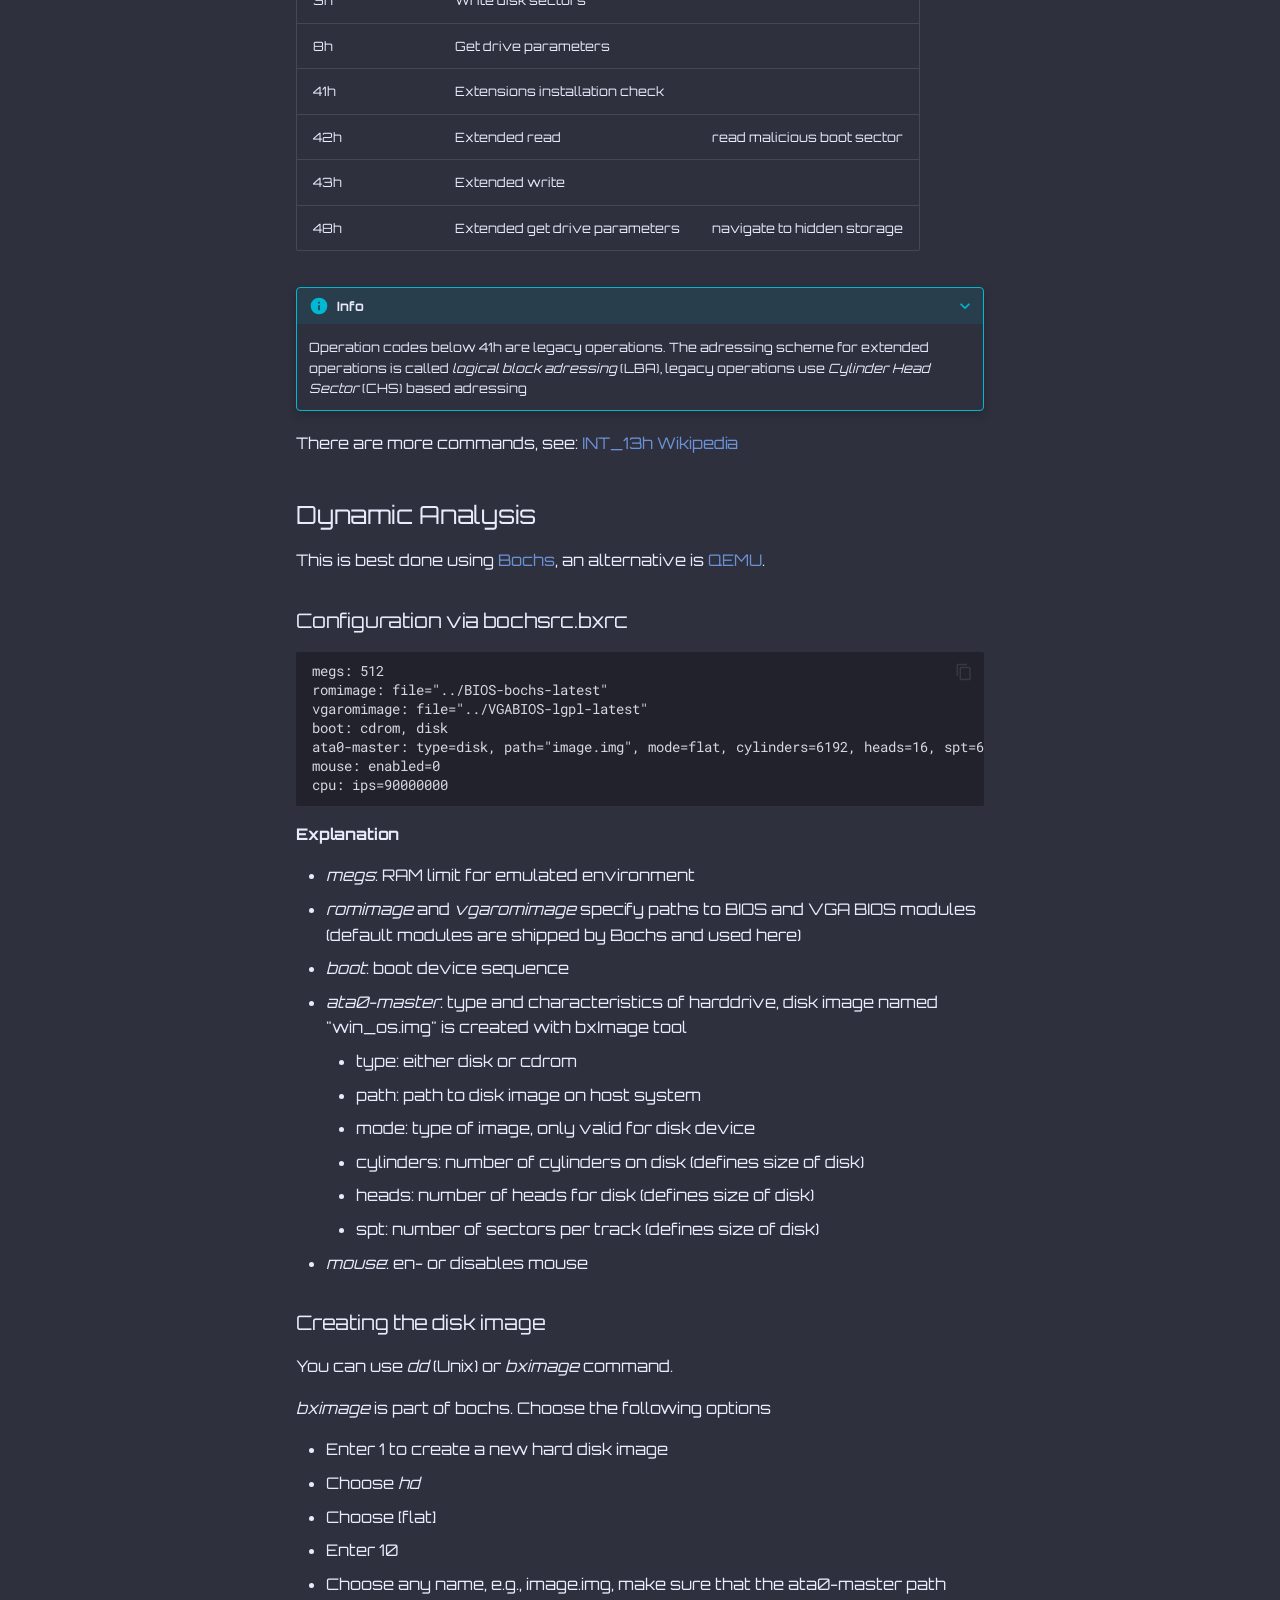
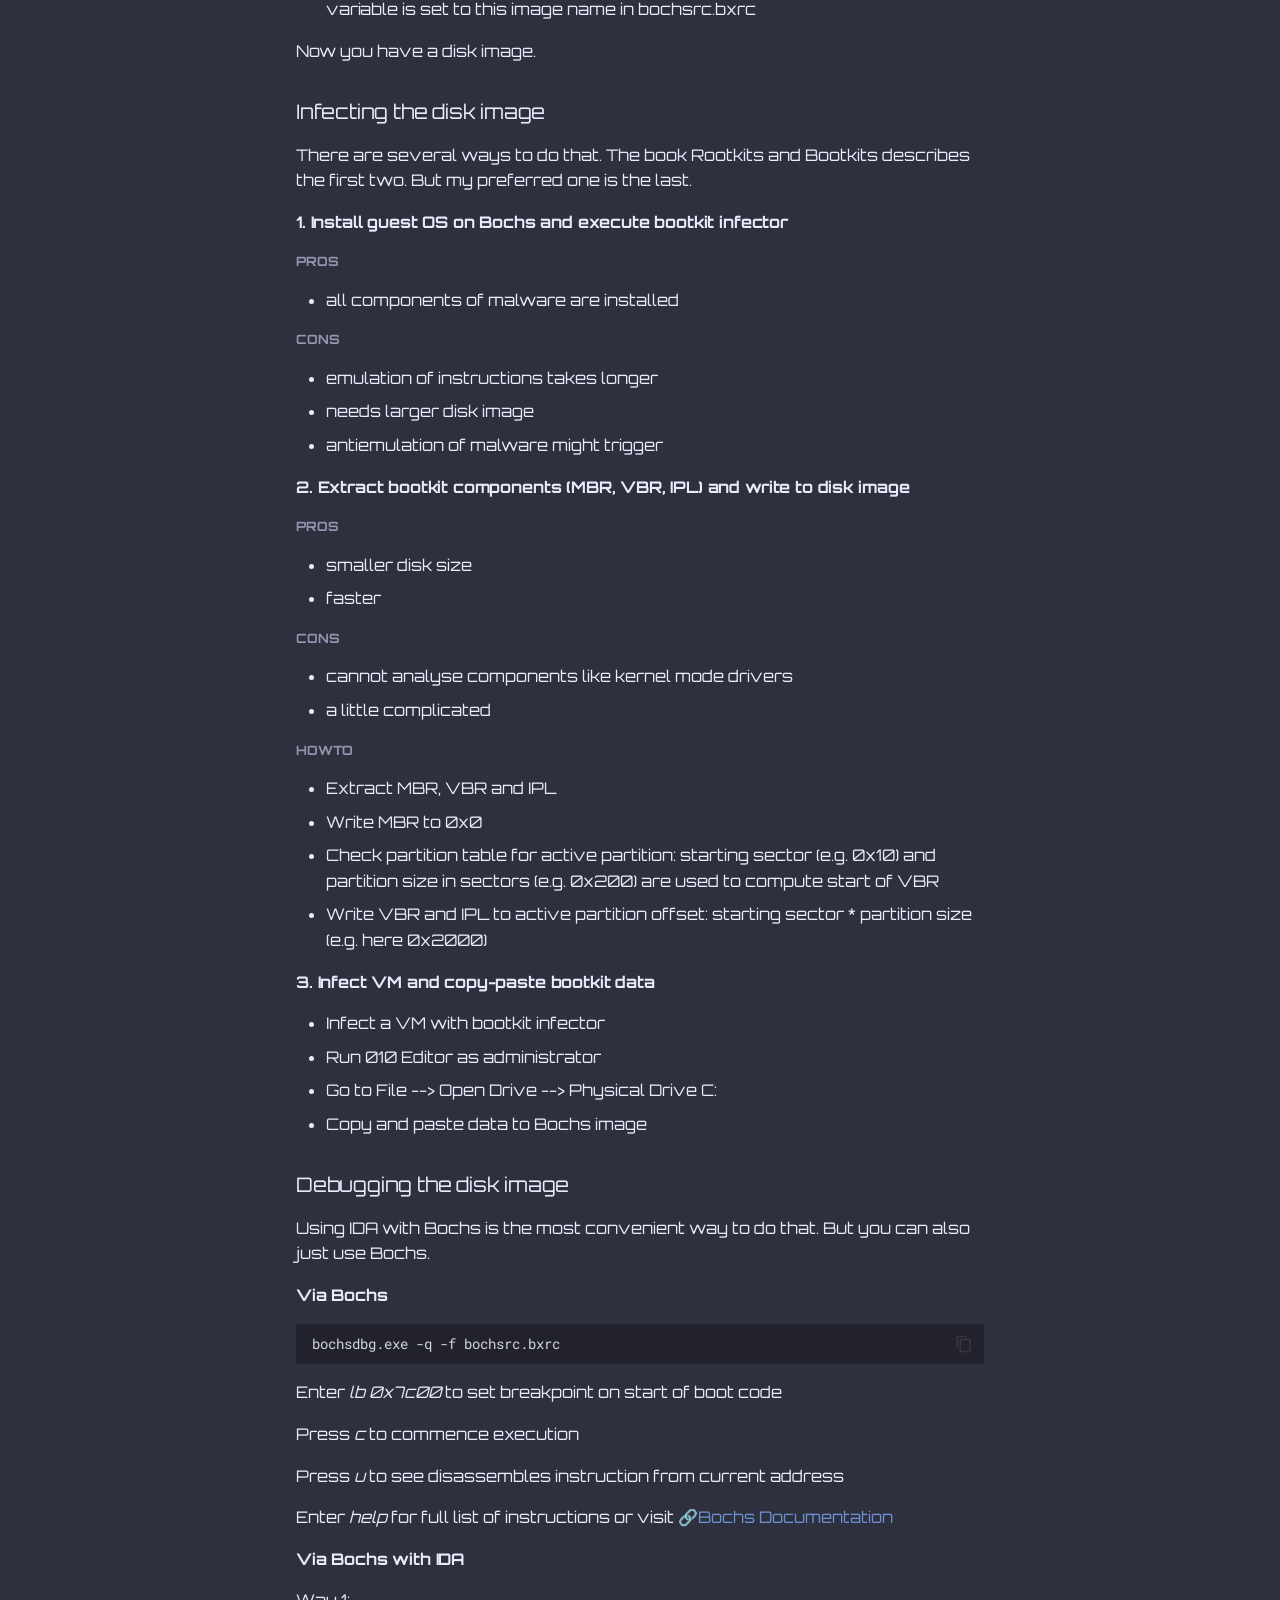
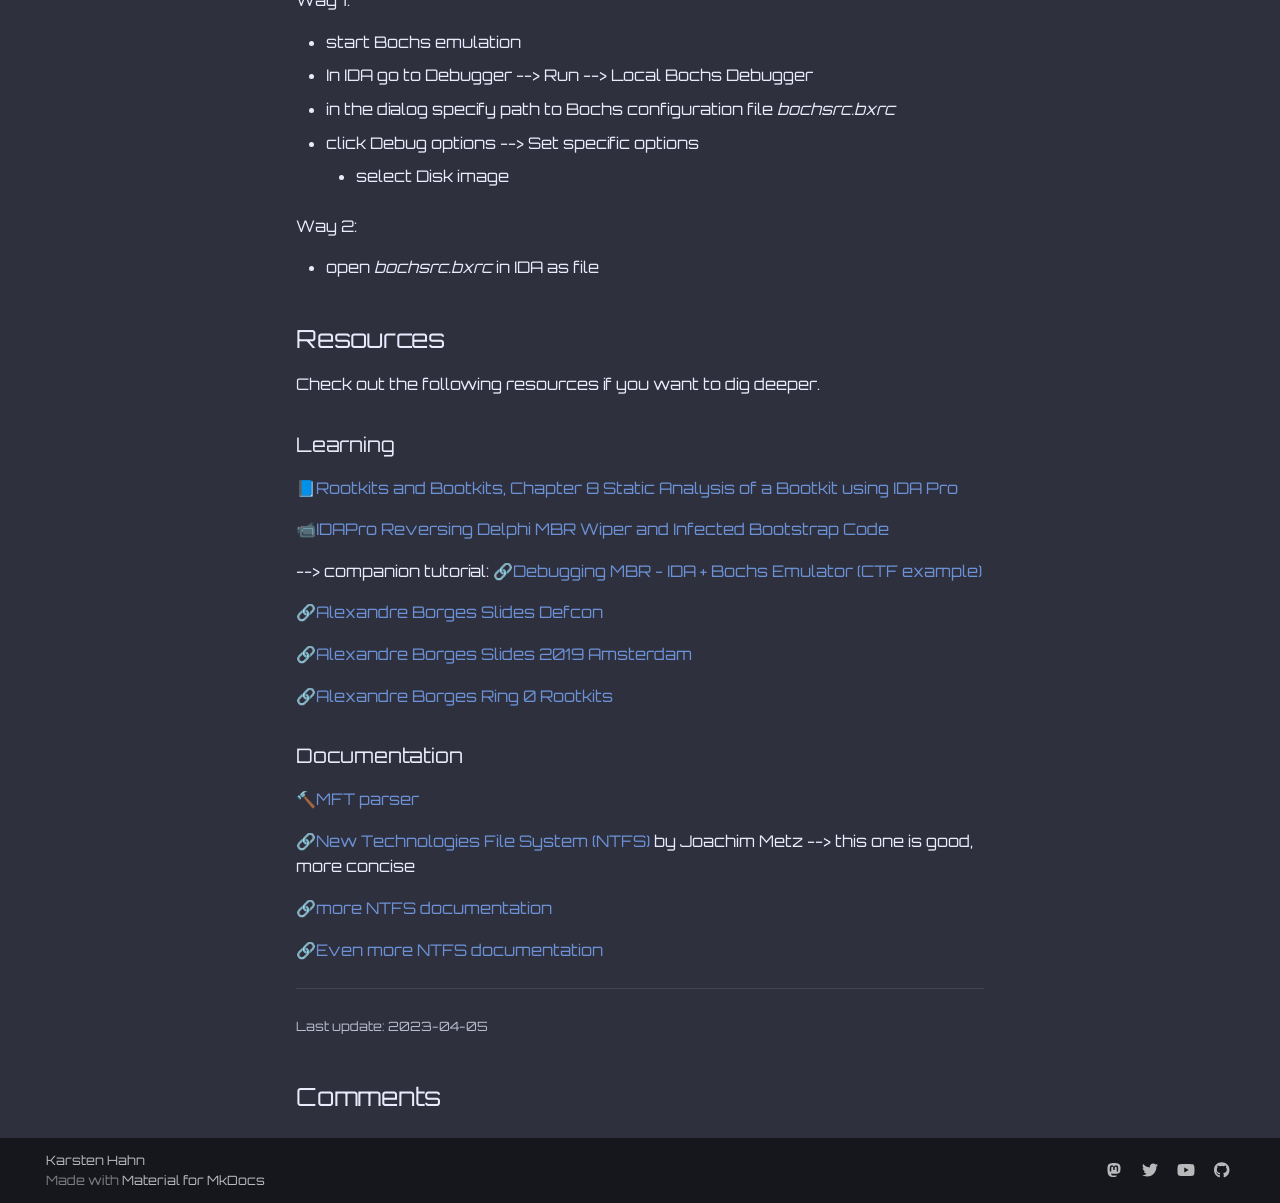
<file: Execution Environments/MBR and BIOS/index.html>
<!DOCTYPE html>

<html class="no-js" lang="en">
<head>
<meta charset="utf-8"/>
<meta content="width=device-width,initial-scale=1" name="viewport"/>
<meta content="Malware analysis blog by struppigel aka Karsten Hahn" name="description"/>
<meta content="Karsten Hahn" name="author"/>
<link href="https://struppigel.github.io/WisdomForHedgehogs/Execution%20Environments/MBR%20and%20BIOS/" rel="canonical"/>
<link href="../Infographics/" rel="prev"/>
<link href="../PEB%20Walking%20and%20Export%20Parsing/" rel="next"/>
<link href="../../assets/images/favicon.png" rel="icon"/>
<meta content="mkdocs-1.4.2, mkdocs-material-9.1.2" name="generator"/>
<title>MBR and BIOS - Malware Analysis For Hedgehogs</title>
<link href="../../assets/stylesheets/main.7bf56d0a.min.css" rel="stylesheet"/>
<link href="../../assets/stylesheets/palette.a0c5b2b5.min.css" rel="stylesheet"/>
<link crossorigin="" href="https://fonts.gstatic.com" rel="preconnect"/>
<link href="https://fonts.googleapis.com/css?family=orbitron:300,300i,400,400i,700,700i%7CRoboto+Mono:400,400i,700,700i&amp;display=fallback" rel="stylesheet"/>
<style>:root{--md-text-font:"orbitron";--md-code-font:"Roboto Mono"}</style>
<script>__md_scope=new URL("../..",location),__md_hash=e=>[...e].reduce((e,_)=>(e<<5)-e+_.charCodeAt(0),0),__md_get=(e,_=localStorage,t=__md_scope)=>JSON.parse(_.getItem(t.pathname+"."+e)),__md_set=(e,_,t=localStorage,a=__md_scope)=>{try{t.setItem(a.pathname+"."+e,JSON.stringify(_))}catch(e){}}</script>
<link href="../../assets/stylesheets/glightbox.min.css" rel="stylesheet"/><style>
            html.glightbox-open { overflow: initial; height: 100%; }
            .gslide-title { margin-top: 0px; user-select: text; }
            .gslide-desc { color: #666; user-select: text; }
            .gslide-image img { background: white; }
            
                .gscrollbar-fixer { padding-right: 15px; }
                .gdesc-inner { font-size: 0.75rem; }
                body[data-md-color-scheme="slate"] .gdesc-inner { background: var(--md-default-bg-color);}
                body[data-md-color-scheme="slate"] .gslide-title { color: var(--md-default-fg-color);}
                body[data-md-color-scheme="slate"] .gslide-desc { color: var(--md-default-fg-color);}
                </style><script src="../../assets/javascripts/glightbox.min.js"></script></head>
<body data-md-color-accent="yellow" data-md-color-primary="black" data-md-color-scheme="slate" dir="ltr">
<input autocomplete="off" class="md-toggle" data-md-toggle="drawer" id="__drawer" type="checkbox"/>
<input autocomplete="off" class="md-toggle" data-md-toggle="search" id="__search" type="checkbox"/>
<label class="md-overlay" for="__drawer"></label>
<div data-md-component="skip">
<a class="md-skip" href="#static-mbr-analysis">
          Skip to content
        </a>
</div>
<div data-md-component="announce">
</div>
<header class="md-header md-header--shadow" data-md-component="header">
<nav aria-label="Header" class="md-header__inner md-grid">
<a aria-label="Malware Analysis For Hedgehogs" class="md-header__button md-logo" data-md-component="logo" href="../.." title="Malware Analysis For Hedgehogs">
<svg viewbox="0 0 24 24" xmlns="http://www.w3.org/2000/svg"><path d="M12 .5a1.746 1.746 0 0 0-1 3.18v1.4c-.9.13-1.74.42-2.5.86L7.39 4.35c.19-.52.14-1.12-.2-1.6C6.84 2.26 6.3 2 5.75 2c-.35 0-.7.1-1 .32-.79.55-.99 1.64-.43 2.43.34.49.88.75 1.43.75l1.18 1.68c-.43.43-.77.91-1.06 1.44-.2-.08-.41-.12-.62-.12-.45 0-.9.17-1.25.5-.67.7-.67 1.8 0 2.5.29.27.64.42 1 .5 0 .54.07 1.06.18 1.56l-1.31.35c-.31-.26-.71-.41-1.12-.41-.15 0-.31 0-.46.06a1.752 1.752 0 0 0-1.23 2.15C1.27 16.5 2 17 2.75 17c.15 0 .3 0 .46-.06.57-.16 1-.58 1.18-1.1l1.51-.41c.45.79 1.05 1.49 1.75 2.07l-1.1 2c-.55.08-1.05.39-1.34.92a1.749 1.749 0 1 0 3.08 1.66c.28-.52.27-1.12.02-1.61l1.07-1.97c.81.32 1.69.5 2.62.5h.18c-.13.26-.18.56-.18.88.08.92.84 1.62 1.75 1.62h.13c.97-.08 1.69-.92 1.62-1.88-.04-.5-.29-.94-.65-1.23.47-.21.92-.48 1.34-.79l2.34 2.34c-.1.56.06 1.13.47 1.56.35.33.8.5 1.25.5s.9-.17 1.25-.5c.67-.7.67-1.8 0-2.5-.35-.33-.8-.5-1.25-.5-.1 0-.2 0-.31.03l-2.34-2.34c.49-.65.87-1.39 1.11-2.19h1.11A1.746 1.746 0 0 0 23 13a1.746 1.746 0 0 0-3.18-1H19c0-1.57-.5-3-1.4-4.19l1.34-1.34c.11.03.21.03.31.03.45 0 .9-.17 1.25-.5.67-.69.67-1.8 0-2.5-.35-.33-.8-.5-1.25-.5s-.9.17-1.25.5c-.41.43-.57 1-.47 1.56L16.19 6.4c-.92-.69-2-1.15-3.19-1.32v-1.4A1.746 1.746 0 0 0 12 .5M12 17c-2.76 0-5-2.24-5-5s2.24-5 5-5 5 2.24 5 5-2.24 5-5 5m-1.5-8C9.67 9 9 9.67 9 10.5s.67 1.5 1.5 1.5 1.5-.67 1.5-1.5S11.33 9 10.5 9m3.5 4c-.55 0-1 .45-1 1s.45 1 1 1 1-.45 1-1-.45-1-1-1Z"></path></svg>
</a>
<label class="md-header__button md-icon" for="__drawer">
<svg viewbox="0 0 24 24" xmlns="http://www.w3.org/2000/svg"><path d="M3 6h18v2H3V6m0 5h18v2H3v-2m0 5h18v2H3v-2Z"></path></svg>
</label>
<div class="md-header__title" data-md-component="header-title">
<div class="md-header__ellipsis">
<div class="md-header__topic">
<span class="md-ellipsis">
            Malware Analysis For Hedgehogs
          </span>
</div>
<div class="md-header__topic" data-md-component="header-topic">
<span class="md-ellipsis">
            
              MBR and BIOS
            
          </span>
</div>
</div>
</div>
<label class="md-header__button md-icon" for="__search">
<svg viewbox="0 0 24 24" xmlns="http://www.w3.org/2000/svg"><path d="M9.5 3A6.5 6.5 0 0 1 16 9.5c0 1.61-.59 3.09-1.56 4.23l.27.27h.79l5 5-1.5 1.5-5-5v-.79l-.27-.27A6.516 6.516 0 0 1 9.5 16 6.5 6.5 0 0 1 3 9.5 6.5 6.5 0 0 1 9.5 3m0 2C7 5 5 7 5 9.5S7 14 9.5 14 14 12 14 9.5 12 5 9.5 5Z"></path></svg>
</label>
<div class="md-search" data-md-component="search" role="dialog">
<label class="md-search__overlay" for="__search"></label>
<div class="md-search__inner" role="search">
<form class="md-search__form" name="search">
<input aria-label="Search" autocapitalize="off" autocomplete="off" autocorrect="off" class="md-search__input" data-md-component="search-query" name="query" placeholder="Search" required="" spellcheck="false" type="text"/>
<label class="md-search__icon md-icon" for="__search">
<svg viewbox="0 0 24 24" xmlns="http://www.w3.org/2000/svg"><path d="M9.5 3A6.5 6.5 0 0 1 16 9.5c0 1.61-.59 3.09-1.56 4.23l.27.27h.79l5 5-1.5 1.5-5-5v-.79l-.27-.27A6.516 6.516 0 0 1 9.5 16 6.5 6.5 0 0 1 3 9.5 6.5 6.5 0 0 1 9.5 3m0 2C7 5 5 7 5 9.5S7 14 9.5 14 14 12 14 9.5 12 5 9.5 5Z"></path></svg>
<svg viewbox="0 0 24 24" xmlns="http://www.w3.org/2000/svg"><path d="M20 11v2H8l5.5 5.5-1.42 1.42L4.16 12l7.92-7.92L13.5 5.5 8 11h12Z"></path></svg>
</label>
<nav aria-label="Search" class="md-search__options">
<button aria-label="Clear" class="md-search__icon md-icon" tabindex="-1" title="Clear" type="reset">
<svg viewbox="0 0 24 24" xmlns="http://www.w3.org/2000/svg"><path d="M19 6.41 17.59 5 12 10.59 6.41 5 5 6.41 10.59 12 5 17.59 6.41 19 12 13.41 17.59 19 19 17.59 13.41 12 19 6.41Z"></path></svg>
</button>
</nav>
</form>
<div class="md-search__output">
<div class="md-search__scrollwrap" data-md-scrollfix="">
<div class="md-search-result" data-md-component="search-result">
<div class="md-search-result__meta">
            Initializing search
          </div>
<ol class="md-search-result__list" role="presentation"></ol>
</div>
</div>
</div>
</div>
</div>
<div class="md-header__source">
<a class="md-source" data-md-component="source" href="https://github.com/struppigel/WisdomForHedgehogs" title="Go to repository">
<div class="md-source__icon md-icon">
<svg viewbox="0 0 448 512" xmlns="http://www.w3.org/2000/svg"><!--! Font Awesome Free 6.3.0 by @fontawesome - https://fontawesome.com License - https://fontawesome.com/license/free (Icons: CC BY 4.0, Fonts: SIL OFL 1.1, Code: MIT License) Copyright 2023 Fonticons, Inc.--><path d="M439.55 236.05 244 40.45a28.87 28.87 0 0 0-40.81 0l-40.66 40.63 51.52 51.52c27.06-9.14 52.68 16.77 43.39 43.68l49.66 49.66c34.23-11.8 61.18 31 35.47 56.69-26.49 26.49-70.21-2.87-56-37.34L240.22 199v121.85c25.3 12.54 22.26 41.85 9.08 55a34.34 34.34 0 0 1-48.55 0c-17.57-17.6-11.07-46.91 11.25-56v-123c-20.8-8.51-24.6-30.74-18.64-45L142.57 101 8.45 235.14a28.86 28.86 0 0 0 0 40.81l195.61 195.6a28.86 28.86 0 0 0 40.8 0l194.69-194.69a28.86 28.86 0 0 0 0-40.81z"></path></svg>
</div>
<div class="md-source__repository">
    Github
  </div>
</a>
</div>
</nav>
</header>
<div class="md-container" data-md-component="container">
<main class="md-main" data-md-component="main">
<div class="md-main__inner md-grid">
<div class="md-sidebar md-sidebar--primary" data-md-component="sidebar" data-md-type="navigation">
<div class="md-sidebar__scrollwrap">
<div class="md-sidebar__inner">
<nav aria-label="Navigation" class="md-nav md-nav--primary" data-md-level="0">
<label class="md-nav__title" for="__drawer">
<a aria-label="Malware Analysis For Hedgehogs" class="md-nav__button md-logo" data-md-component="logo" href="../.." title="Malware Analysis For Hedgehogs">
<svg viewbox="0 0 24 24" xmlns="http://www.w3.org/2000/svg"><path d="M12 .5a1.746 1.746 0 0 0-1 3.18v1.4c-.9.13-1.74.42-2.5.86L7.39 4.35c.19-.52.14-1.12-.2-1.6C6.84 2.26 6.3 2 5.75 2c-.35 0-.7.1-1 .32-.79.55-.99 1.64-.43 2.43.34.49.88.75 1.43.75l1.18 1.68c-.43.43-.77.91-1.06 1.44-.2-.08-.41-.12-.62-.12-.45 0-.9.17-1.25.5-.67.7-.67 1.8 0 2.5.29.27.64.42 1 .5 0 .54.07 1.06.18 1.56l-1.31.35c-.31-.26-.71-.41-1.12-.41-.15 0-.31 0-.46.06a1.752 1.752 0 0 0-1.23 2.15C1.27 16.5 2 17 2.75 17c.15 0 .3 0 .46-.06.57-.16 1-.58 1.18-1.1l1.51-.41c.45.79 1.05 1.49 1.75 2.07l-1.1 2c-.55.08-1.05.39-1.34.92a1.749 1.749 0 1 0 3.08 1.66c.28-.52.27-1.12.02-1.61l1.07-1.97c.81.32 1.69.5 2.62.5h.18c-.13.26-.18.56-.18.88.08.92.84 1.62 1.75 1.62h.13c.97-.08 1.69-.92 1.62-1.88-.04-.5-.29-.94-.65-1.23.47-.21.92-.48 1.34-.79l2.34 2.34c-.1.56.06 1.13.47 1.56.35.33.8.5 1.25.5s.9-.17 1.25-.5c.67-.7.67-1.8 0-2.5-.35-.33-.8-.5-1.25-.5-.1 0-.2 0-.31.03l-2.34-2.34c.49-.65.87-1.39 1.11-2.19h1.11A1.746 1.746 0 0 0 23 13a1.746 1.746 0 0 0-3.18-1H19c0-1.57-.5-3-1.4-4.19l1.34-1.34c.11.03.21.03.31.03.45 0 .9-.17 1.25-.5.67-.69.67-1.8 0-2.5-.35-.33-.8-.5-1.25-.5s-.9.17-1.25.5c-.41.43-.57 1-.47 1.56L16.19 6.4c-.92-.69-2-1.15-3.19-1.32v-1.4A1.746 1.746 0 0 0 12 .5M12 17c-2.76 0-5-2.24-5-5s2.24-5 5-5 5 2.24 5 5-2.24 5-5 5m-1.5-8C9.67 9 9 9.67 9 10.5s.67 1.5 1.5 1.5 1.5-.67 1.5-1.5S11.33 9 10.5 9m3.5 4c-.55 0-1 .45-1 1s.45 1 1 1 1-.45 1-1-.45-1-1-1Z"></path></svg>
</a>
    Malware Analysis For Hedgehogs
  </label>
<div class="md-nav__source">
<a class="md-source" data-md-component="source" href="https://github.com/struppigel/WisdomForHedgehogs" title="Go to repository">
<div class="md-source__icon md-icon">
<svg viewbox="0 0 448 512" xmlns="http://www.w3.org/2000/svg"><!--! Font Awesome Free 6.3.0 by @fontawesome - https://fontawesome.com License - https://fontawesome.com/license/free (Icons: CC BY 4.0, Fonts: SIL OFL 1.1, Code: MIT License) Copyright 2023 Fonticons, Inc.--><path d="M439.55 236.05 244 40.45a28.87 28.87 0 0 0-40.81 0l-40.66 40.63 51.52 51.52c27.06-9.14 52.68 16.77 43.39 43.68l49.66 49.66c34.23-11.8 61.18 31 35.47 56.69-26.49 26.49-70.21-2.87-56-37.34L240.22 199v121.85c25.3 12.54 22.26 41.85 9.08 55a34.34 34.34 0 0 1-48.55 0c-17.57-17.6-11.07-46.91 11.25-56v-123c-20.8-8.51-24.6-30.74-18.64-45L142.57 101 8.45 235.14a28.86 28.86 0 0 0 0 40.81l195.61 195.6a28.86 28.86 0 0 0 40.8 0l194.69-194.69a28.86 28.86 0 0 0 0-40.81z"></path></svg>
</div>
<div class="md-source__repository">
    Github
  </div>
</a>
</div>
<ul class="md-nav__list" data-md-scrollfix="">
<li class="md-nav__item">
<a class="md-nav__link" href="../..">
        Wisdom for Hedgehogs
      </a>
</li>
<li class="md-nav__item md-nav__item--active md-nav__item--nested">
<input checked="" class="md-nav__toggle md-toggle" id="__nav_2" type="checkbox"/>
<label class="md-nav__link" for="__nav_2" id="__nav_2_label" tabindex="0">
          Reversing Tips
          <span class="md-nav__icon md-icon"></span>
</label>
<nav aria-expanded="true" aria-labelledby="__nav_2_label" class="md-nav" data-md-level="1">
<label class="md-nav__title" for="__nav_2">
<span class="md-nav__icon md-icon"></span>
          Reversing Tips
        </label>
<ul class="md-nav__list" data-md-scrollfix="">
<li class="md-nav__item">
<a class="md-nav__link" href="../CPython%20Bytecode%20Reversing/">
        CPython Bytecode
      </a>
</li>
<li class="md-nav__item">
<a class="md-nav__link" href="../Infographics/">
        Infographics
      </a>
</li>
<li class="md-nav__item md-nav__item--active">
<input class="md-nav__toggle md-toggle" id="__toc" type="checkbox"/>
<label class="md-nav__link md-nav__link--active" for="__toc">
          MBR and BIOS
          <span class="md-nav__icon md-icon"></span>
</label>
<a class="md-nav__link md-nav__link--active" href="./">
        MBR and BIOS
      </a>
<nav aria-label="Table of contents" class="md-nav md-nav--secondary">
<label class="md-nav__title" for="__toc">
<span class="md-nav__icon md-icon"></span>
      Table of contents
    </label>
<ul class="md-nav__list" data-md-component="toc" data-md-scrollfix="">
<li class="md-nav__item">
<a class="md-nav__link" href="#static-mbr-analysis">
    Static MBR Analysis
  </a>
<nav aria-label="Static MBR Analysis" class="md-nav">
<ul class="md-nav__list">
<li class="md-nav__item">
<a class="md-nav__link" href="#useful-assembly-snippets-and-values-to-recognize">
    Useful assembly snippets and values to recognize
  </a>
</li>
<li class="md-nav__item">
<a class="md-nav__link" href="#common-int-13-commands">
    Common Int 13 commands
  </a>
</li>
</ul>
</nav>
</li>
<li class="md-nav__item">
<a class="md-nav__link" href="#dynamic-analysis">
    Dynamic Analysis
  </a>
<nav aria-label="Dynamic Analysis" class="md-nav">
<ul class="md-nav__list">
<li class="md-nav__item">
<a class="md-nav__link" href="#configuration-via-bochsrcbxrc">
    Configuration via bochsrc.bxrc
  </a>
<nav aria-label="Configuration via bochsrc.bxrc" class="md-nav">
<ul class="md-nav__list">
<li class="md-nav__item">
<a class="md-nav__link" href="#explanation">
    Explanation
  </a>
</li>
</ul>
</nav>
</li>
<li class="md-nav__item">
<a class="md-nav__link" href="#creating-the-disk-image">
    Creating the disk image
  </a>
</li>
<li class="md-nav__item">
<a class="md-nav__link" href="#infecting-the-disk-image">
    Infecting the disk image
  </a>
<nav aria-label="Infecting the disk image" class="md-nav">
<ul class="md-nav__list">
<li class="md-nav__item">
<a class="md-nav__link" href="#1-install-guest-os-on-bochs-and-execute-bootkit-infector">
    1. Install guest OS on Bochs and execute bootkit infector
  </a>
<nav aria-label="1. Install guest OS on Bochs and execute bootkit infector" class="md-nav">
<ul class="md-nav__list">
<li class="md-nav__item">
<a class="md-nav__link" href="#pros">
    pros
  </a>
</li>
<li class="md-nav__item">
<a class="md-nav__link" href="#cons">
    cons
  </a>
</li>
</ul>
</nav>
</li>
<li class="md-nav__item">
<a class="md-nav__link" href="#2-extract-bootkit-components-mbr-vbr-ipl-and-write-to-disk-image">
    2. Extract bootkit components (MBR, VBR, IPL) and write to disk image
  </a>
<nav aria-label="2. Extract bootkit components (MBR, VBR, IPL) and write to disk image" class="md-nav">
<ul class="md-nav__list">
<li class="md-nav__item">
<a class="md-nav__link" href="#pros_1">
    pros
  </a>
</li>
<li class="md-nav__item">
<a class="md-nav__link" href="#cons_1">
    cons
  </a>
</li>
<li class="md-nav__item">
<a class="md-nav__link" href="#howto">
    howto
  </a>
</li>
</ul>
</nav>
</li>
<li class="md-nav__item">
<a class="md-nav__link" href="#3-infect-vm-and-copy-paste-bootkit-data">
    3. Infect VM and copy-paste bootkit data
  </a>
</li>
</ul>
</nav>
</li>
<li class="md-nav__item">
<a class="md-nav__link" href="#debugging-the-disk-image">
    Debugging the disk image
  </a>
<nav aria-label="Debugging the disk image" class="md-nav">
<ul class="md-nav__list">
<li class="md-nav__item">
<a class="md-nav__link" href="#via-bochs">
    Via Bochs
  </a>
</li>
<li class="md-nav__item">
<a class="md-nav__link" href="#via-bochs-with-ida">
    Via Bochs with IDA
  </a>
</li>
</ul>
</nav>
</li>
</ul>
</nav>
</li>
<li class="md-nav__item">
<a class="md-nav__link" href="#resources">
    Resources
  </a>
<nav aria-label="Resources" class="md-nav">
<ul class="md-nav__list">
<li class="md-nav__item">
<a class="md-nav__link" href="#learning">
    Learning
  </a>
</li>
<li class="md-nav__item">
<a class="md-nav__link" href="#documentation">
    Documentation
  </a>
</li>
</ul>
</nav>
</li>
</ul>
</nav>
</li>
<li class="md-nav__item">
<a class="md-nav__link" href="../PEB%20Walking%20and%20Export%20Parsing/">
        PEB Walking and Export Parsing
      </a>
</li>
<li class="md-nav__item">
<a class="md-nav__link" href="../PowerShell/">
        PowerShell
      </a>
</li>
<li class="md-nav__item">
<a class="md-nav__link" href="../PyInstaller/">
        PyInstaller
      </a>
</li>
</ul>
</nav>
</li>
<li class="md-nav__item md-nav__item--nested">
<input class="md-nav__toggle md-toggle" id="__nav_3" type="checkbox"/>
<label class="md-nav__link" for="__nav_3" id="__nav_3_label" tabindex="0">
          Essays / Guides (GDATA)
          <span class="md-nav__icon md-icon"></span>
</label>
<nav aria-expanded="false" aria-labelledby="__nav_3_label" class="md-nav" data-md-level="1">
<label class="md-nav__title" for="__nav_3">
<span class="md-nav__icon md-icon"></span>
          Essays / Guides (GDATA)
        </label>
<ul class="md-nav__list" data-md-scrollfix="">
<li class="md-nav__item">
<a class="md-nav__link" href="https://www.gdatasoftware.com/blog/2022/09/37511-detecting-file-manipulation-in-system-files">
        Identifying file manipulation
      </a>
</li>
<li class="md-nav__item">
<a class="md-nav__link" href="https://www.gdatasoftware.com/blog/2022/01/malware-vaccines">
        Malware vaccines
      </a>
</li>
<li class="md-nav__item">
<a class="md-nav__link" href="https://www.gdatasoftware.com/blog/2021/09/an-overview-of-malware-hashing-algorithms">
        Hashing algorithms
      </a>
</li>
<li class="md-nav__item">
<a class="md-nav__link" href="https://www.gdatasoftware.com/blog/2019/08/35146-taming-the-mess-of-av-detection-names">
        Malware naming - AV detection names
      </a>
</li>
<li class="md-nav__item">
<a class="md-nav__link" href="https://www.gdatasoftware.com/blog/malware-family-naming-hell">
        Malware naming hell
      </a>
</li>
<li class="md-nav__item">
<a class="md-nav__link" href="https://www.gdatasoftware.com/blog/2024/08/37995-malware-sophistication">
        Malware sophistication
      </a>
</li>
<li class="md-nav__item">
<a class="md-nav__link" href="https://www.gdatasoftware.com/blog/2016/11/29289-it-s-educational-on-the-no-1-argument-for-open-source-ransomware">
        Open source ransomware
      </a>
</li>
<li class="md-nav__item">
<a class="md-nav__link" href="https://www.gdatasoftware.com/blog/2019/06/31666-ransomware-identification-for-the-judicious-analyst">
        Ransomware identification
      </a>
</li>
<li class="md-nav__item">
<a class="md-nav__link" href="https://www.gdatasoftware.com/blog/2024/09/38031-sandbox-scores-are-not-an-antivirus-replacement">
        Sandboxes are not an AV
      </a>
</li>
<li class="md-nav__item">
<a class="md-nav__link" href="https://www.gdatasoftware.com/blog/2022/06/37445-malware-detection-is-hard">
        Why malware detection is hard
      </a>
</li>
</ul>
</nav>
</li>
<li class="md-nav__item md-nav__item--nested">
<input class="md-nav__toggle md-toggle" id="__nav_4" type="checkbox"/>
<label class="md-nav__link" for="__nav_4" id="__nav_4_label" tabindex="0">
          Malware Articles (GDATA)
          <span class="md-nav__icon md-icon"></span>
</label>
<nav aria-expanded="false" aria-labelledby="__nav_4_label" class="md-nav" data-md-level="1">
<label class="md-nav__title" for="__nav_4">
<span class="md-nav__icon md-icon"></span>
          Malware Articles (GDATA)
        </label>
<ul class="md-nav__list" data-md-scrollfix="">
<li class="md-nav__item">
<a class="md-nav__link" href="https://www.gdatasoftware.com/blog/2022/02/37239-allcome-clipbanker-is-a-newcomer-in-malware-underground-forums">
        Allcome
      </a>
</li>
<li class="md-nav__item">
<a class="md-nav__link" href="https://www.gdatasoftware.com/blog/2020/11/36459-babax-stealer-rebrands-to-osno-installs-rootkit">
        Babax
      </a>
</li>
<li class="md-nav__item">
<a class="md-nav__link" href="https://www.gdatasoftware.com/blog/2024/06/37947-badspace-backdoor">
        BadSpace
      </a>
</li>
<li class="md-nav__item">
<a class="md-nav__link" href="https://www.gdatasoftware.com/blog/2024/09/38039-bbtok-deobfuscating-net-loader">
        BBTok
      </a>
</li>
<li class="md-nav__item">
<a class="md-nav__link" href="https://www.gdatasoftware.com/blog/2022/01/37236-qr-codes-on-twitter-deliver-malicious-chrome-extension">
        ChromeLoader / Choziosi
      </a>
</li>
<li class="md-nav__item">
<a class="md-nav__link" href="https://www.gdatasoftware.com/blog/2020/02/35802-bitbucket-abused-as-malware-slinger">
        CryptBot
      </a>
</li>
<li class="md-nav__item">
<a class="md-nav__link" href="https://www.gdatasoftware.com/blog/cyrat-ransomware">
        Cyrat
      </a>
</li>
<li class="md-nav__item">
<a class="md-nav__link" href="https://www.gdatasoftware.com/blog/2019/04/31643-garrantydecrypt-ransomware-spyhunter">
        GarrantyDecrypt
      </a>
</li>
<li class="md-nav__item">
<a class="md-nav__link" href="https://www.gdatasoftware.com/blog/2022/03/ginzo-free-malware">
        Ginzo
      </a>
</li>
<li class="md-nav__item">
<a class="md-nav__link" href="https://www.gdatasoftware.com/blog/icerat-evades-antivirus-by-using-jphp">
        IceRAT
      </a>
</li>
<li class="md-nav__item">
<a class="md-nav__link" href="https://www.gdatasoftware.com/blog/microsoft-signed-a-malicious-netfilter-rootkit">
        Netfilter rootkit
      </a>
</li>
<li class="md-nav__item">
<a class="md-nav__link" href="https://www.gdatasoftware.com/blog/netwire-rat-via-pasteee-and-ms-excel">
        NetWireRAT
      </a>
</li>
<li class="md-nav__item">
<a class="md-nav__link" href="https://www.gdatasoftware.com/blog/2024/03/37885-risepro-stealer-campaign-github">
        RisePro
      </a>
</li>
<li class="md-nav__item">
<a class="md-nav__link" href="https://www.gdatasoftware.com/blog/2024/05/37906-gotomeeting-loads-remcos">
        Rust Shellcode Loader
      </a>
</li>
<li class="md-nav__item">
<a class="md-nav__link" href="https://www.gdatasoftware.com/blog/2019/11/35548-new-sectoprat-remote-access-malware-utilizes-second-desktop-to-control-browsers">
        SectopRAT
      </a>
</li>
<li class="md-nav__item">
<a class="md-nav__link" href="https://www.gdatasoftware.com/blog/2017/01/29442-spora-worm-and-ransomware">
        Spora
      </a>
</li>
<li class="md-nav__item">
<a class="md-nav__link" href="https://www.gdatasoftware.com/blog/2021/06/36861-malware-hides-in-steam-profile-images">
        SteamHide
      </a>
</li>
<li class="md-nav__item">
<a class="md-nav__link" href="https://www.gdatasoftware.com/blog/strrat-crimson">
        STRRAT
      </a>
</li>
<li class="md-nav__item">
<a class="md-nav__link" href="https://www.gdatasoftware.com/blog/trat-control-via-smartphone">
        T-RAT 2.0
      </a>
</li>
<li class="md-nav__item">
<a class="md-nav__link" href="https://www.gdatasoftware.com/blog/2020/07/36200-ransomware-tries-to-worm">
        Try2Cry
      </a>
</li>
</ul>
</nav>
</li>
<li class="md-nav__item">
<a class="md-nav__link" href="../../About%20me/">
        About me
      </a>
</li>
</ul>
</nav>
</div>
</div>
</div>
<div class="md-sidebar md-sidebar--secondary" data-md-component="sidebar" data-md-type="toc">
<div class="md-sidebar__scrollwrap">
<div class="md-sidebar__inner">
<nav aria-label="Table of contents" class="md-nav md-nav--secondary">
<label class="md-nav__title" for="__toc">
<span class="md-nav__icon md-icon"></span>
      Table of contents
    </label>
<ul class="md-nav__list" data-md-component="toc" data-md-scrollfix="">
<li class="md-nav__item">
<a class="md-nav__link" href="#static-mbr-analysis">
    Static MBR Analysis
  </a>
<nav aria-label="Static MBR Analysis" class="md-nav">
<ul class="md-nav__list">
<li class="md-nav__item">
<a class="md-nav__link" href="#useful-assembly-snippets-and-values-to-recognize">
    Useful assembly snippets and values to recognize
  </a>
</li>
<li class="md-nav__item">
<a class="md-nav__link" href="#common-int-13-commands">
    Common Int 13 commands
  </a>
</li>
</ul>
</nav>
</li>
<li class="md-nav__item">
<a class="md-nav__link" href="#dynamic-analysis">
    Dynamic Analysis
  </a>
<nav aria-label="Dynamic Analysis" class="md-nav">
<ul class="md-nav__list">
<li class="md-nav__item">
<a class="md-nav__link" href="#configuration-via-bochsrcbxrc">
    Configuration via bochsrc.bxrc
  </a>
<nav aria-label="Configuration via bochsrc.bxrc" class="md-nav">
<ul class="md-nav__list">
<li class="md-nav__item">
<a class="md-nav__link" href="#explanation">
    Explanation
  </a>
</li>
</ul>
</nav>
</li>
<li class="md-nav__item">
<a class="md-nav__link" href="#creating-the-disk-image">
    Creating the disk image
  </a>
</li>
<li class="md-nav__item">
<a class="md-nav__link" href="#infecting-the-disk-image">
    Infecting the disk image
  </a>
<nav aria-label="Infecting the disk image" class="md-nav">
<ul class="md-nav__list">
<li class="md-nav__item">
<a class="md-nav__link" href="#1-install-guest-os-on-bochs-and-execute-bootkit-infector">
    1. Install guest OS on Bochs and execute bootkit infector
  </a>
<nav aria-label="1. Install guest OS on Bochs and execute bootkit infector" class="md-nav">
<ul class="md-nav__list">
<li class="md-nav__item">
<a class="md-nav__link" href="#pros">
    pros
  </a>
</li>
<li class="md-nav__item">
<a class="md-nav__link" href="#cons">
    cons
  </a>
</li>
</ul>
</nav>
</li>
<li class="md-nav__item">
<a class="md-nav__link" href="#2-extract-bootkit-components-mbr-vbr-ipl-and-write-to-disk-image">
    2. Extract bootkit components (MBR, VBR, IPL) and write to disk image
  </a>
<nav aria-label="2. Extract bootkit components (MBR, VBR, IPL) and write to disk image" class="md-nav">
<ul class="md-nav__list">
<li class="md-nav__item">
<a class="md-nav__link" href="#pros_1">
    pros
  </a>
</li>
<li class="md-nav__item">
<a class="md-nav__link" href="#cons_1">
    cons
  </a>
</li>
<li class="md-nav__item">
<a class="md-nav__link" href="#howto">
    howto
  </a>
</li>
</ul>
</nav>
</li>
<li class="md-nav__item">
<a class="md-nav__link" href="#3-infect-vm-and-copy-paste-bootkit-data">
    3. Infect VM and copy-paste bootkit data
  </a>
</li>
</ul>
</nav>
</li>
<li class="md-nav__item">
<a class="md-nav__link" href="#debugging-the-disk-image">
    Debugging the disk image
  </a>
<nav aria-label="Debugging the disk image" class="md-nav">
<ul class="md-nav__list">
<li class="md-nav__item">
<a class="md-nav__link" href="#via-bochs">
    Via Bochs
  </a>
</li>
<li class="md-nav__item">
<a class="md-nav__link" href="#via-bochs-with-ida">
    Via Bochs with IDA
  </a>
</li>
</ul>
</nav>
</li>
</ul>
</nav>
</li>
<li class="md-nav__item">
<a class="md-nav__link" href="#resources">
    Resources
  </a>
<nav aria-label="Resources" class="md-nav">
<ul class="md-nav__list">
<li class="md-nav__item">
<a class="md-nav__link" href="#learning">
    Learning
  </a>
</li>
<li class="md-nav__item">
<a class="md-nav__link" href="#documentation">
    Documentation
  </a>
</li>
</ul>
</nav>
</li>
</ul>
</nav>
</div>
</div>
</div>
<div class="md-content" data-md-component="content">
<article class="md-content__inner md-typeset">
<h1>MBR and BIOS</h1>
<div><p>MBR malware is not that common anymore and will decline more with the advent of UEFI. The most notable occurences were MBR ransomware families that were created with a publicly available MBR image builder by WobbyChip and of course Petya.</p>
<p>MBR malware is still one of the most fascinating topics for me and a good starting point if you are interested in UEFI later.</p>
<p>I highly recommend reading the book <a href="https://www.amazon.com/Rootkits-Bootkits-Reversing-Malware-Generation/dp/1593277164">Rootkits and Bootkits, Chapter 8 Static Analysis of a Bootkit using IDA Pro</a> as well as watching Dump-GUY's video <a href="https://www.youtube.com/watch?v=qmhGwvAH7-8">IDAPro Reversing Delphi MBR Wiper and Infected Bootstrap Code</a> </p>
<h2 id="static-mbr-analysis">Static MBR Analysis</h2>
<p>You need to setup your disassembler correctly to analyse MBR code.</p>
<p>Load the file as binary file.
Set the <em>Loading offset</em> for the file to <strong>0x7c00</strong> because this is the fixed address where MBR is loaded.
Choose <em>16-bit mode</em>.</p>
<h3 id="useful-assembly-snippets-and-values-to-recognize">Useful assembly snippets and values to recognize</h3>
<p>I found it very helpful to note down magic numbers and commands that are the most relevant for MBR malware analysis because there is so much potential information that you could learn.</p>
<p>Remember the following ones and it should serve you well.</p>
<table>
<thead>
<tr>
<th>value or code</th>
<th>meaning</th>
</tr>
</thead>
<tbody>
<tr>
<td>0x7c00</td>
<td>Loading offset for MBR code</td>
</tr>
<tr>
<td>512</td>
<td>size of MBR</td>
</tr>
<tr>
<td>dl</td>
<td>BIOS sets dl register to number of harddrive from which MBR is being executed</td>
</tr>
<tr>
<td>sub ptr ds:413h, 10h</td>
<td>16-bit value (x86) located at 413h contains available memory in KB, this needs to be substracted when allocating memory, here 10 KB are substracted</td>
</tr>
<tr>
<td>int 13h</td>
<td>entry point to BIOS disk service, operation code put into <code>ah</code> in the example</td>
</tr>
<tr>
<td>0x1BE or 0x7DBE</td>
<td>Partition Table offset, with 4 entries, 0x10 bytes each, lists available partitions</td>
</tr>
<tr>
<td>0x0AA55(LE) or "55 AA"</td>
<td>Magic number, always last two bytes of first sector in bootdisk, BIOS will only try to boot if this is found</td>
</tr>
</tbody>
</table>
<h3 id="common-int-13-commands">Common Int 13 commands</h3>
<p>Similarly to the snippets the table below lists common commands that will help to understand MBR malware.</p>
<table>
<thead>
<tr>
<th>operation code</th>
<th>description</th>
<th>usage by malware</th>
</tr>
</thead>
<tbody>
<tr>
<td>2h</td>
<td>Read sectors into memory</td>
<td></td>
</tr>
<tr>
<td>3h</td>
<td>Write disk sectors</td>
<td></td>
</tr>
<tr>
<td>8h</td>
<td>Get drive parameters</td>
<td></td>
</tr>
<tr>
<td>41h</td>
<td>Extensions installation check</td>
<td></td>
</tr>
<tr>
<td>42h</td>
<td>Extended read</td>
<td>read malicious boot sector</td>
</tr>
<tr>
<td>43h</td>
<td>Extended write</td>
<td></td>
</tr>
<tr>
<td>48h</td>
<td>Extended get drive parameters</td>
<td>navigate to hidden storage</td>
</tr>
</tbody>
</table>
<details class="info" open="open">
<summary>Info</summary>
<p>Operation codes below 41h are legacy operations.
The adressing scheme for extended operations is called <em>logical block adressing</em> (LBA), legacy operations use <em>Cylinder Head Sector</em> (CHS) based adressing</p>
</details>
<p>There are more commands, see: <a href="https://en.wikipedia.org/wiki/INT_13H">INT_13h Wikipedia</a></p>
<h2 id="dynamic-analysis">Dynamic Analysis</h2>
<p>This is best done using <a href="https://github.com/bochs-emu/Bochs">Bochs</a>, an alternative is <a href="https://www.qemu.org/">QEMU</a>.</p>
<h3 id="configuration-via-bochsrcbxrc">Configuration via bochsrc.bxrc</h3>
<div class="language-text highlight"><pre><span></span><code><span id="__span-0-1"><a href="#__codelineno-0-1" id="__codelineno-0-1" name="__codelineno-0-1"></a>megs: 512  
</span><span id="__span-0-2"><a href="#__codelineno-0-2" id="__codelineno-0-2" name="__codelineno-0-2"></a>romimage: file="../BIOS-bochs-latest"
</span><span id="__span-0-3"><a href="#__codelineno-0-3" id="__codelineno-0-3" name="__codelineno-0-3"></a>vgaromimage: file="../VGABIOS-lgpl-latest"
</span><span id="__span-0-4"><a href="#__codelineno-0-4" id="__codelineno-0-4" name="__codelineno-0-4"></a>boot: cdrom, disk
</span><span id="__span-0-5"><a href="#__codelineno-0-5" id="__codelineno-0-5" name="__codelineno-0-5"></a>ata0-master: type=disk, path="image.img", mode=flat, cylinders=6192, heads=16, spt=63
</span><span id="__span-0-6"><a href="#__codelineno-0-6" id="__codelineno-0-6" name="__codelineno-0-6"></a>mouse: enabled=0
</span><span id="__span-0-7"><a href="#__codelineno-0-7" id="__codelineno-0-7" name="__codelineno-0-7"></a>cpu: ips=90000000
</span></code></pre></div>
<h4 id="explanation">Explanation</h4>
<ul>
<li><em>megs</em>: RAM limit for emulated environment</li>
<li><em>romimage</em> and <em>vgaromimage</em> specify paths to BIOS and VGA BIOS modules (default modules are shipped by Bochs and used here)</li>
<li><em>boot</em>: boot device sequence</li>
<li><em>ata0-master</em>: type and characteristics of harddrive, disk image named "win_os.img" is created with bxImage tool<ul>
<li>type: either disk or cdrom</li>
<li>path: path to disk image on host system</li>
<li>mode: type of image, only valid for disk device</li>
<li>cylinders: number of cylinders on disk (defines size of disk)</li>
<li>heads: number of heads for disk (defines size of disk)</li>
<li>spt: number of sectors per track (defines size of disk)</li>
</ul>
</li>
<li><em>mouse</em>: en- or disables mouse</li>
</ul>
<h3 id="creating-the-disk-image">Creating the disk image</h3>
<p>You can use <em>dd</em> (Unix) or <em>bximage</em> command.</p>
<p><em>bximage</em> is part of bochs. Choose the following options </p>
<ul>
<li>Enter 1 to create a new hard disk image</li>
<li>Choose <em>hd</em></li>
<li>Choose [flat]</li>
<li>Enter 10</li>
<li>Choose any name, e.g., image.img, make sure that the ata0-master path variable is set to this image name in bochsrc.bxrc</li>
</ul>
<p>Now you have a disk image.</p>
<h3 id="infecting-the-disk-image">Infecting the disk image</h3>
<p>There are several ways to do that. The book Rootkits and Bootkits describes the first two. But my preferred one is the last.</p>
<h4 id="1-install-guest-os-on-bochs-and-execute-bootkit-infector">1. Install guest OS on Bochs and execute bootkit infector</h4>
<h5 id="pros">pros</h5>
<ul>
<li>all components of malware are installed</li>
</ul>
<h5 id="cons">cons</h5>
<ul>
<li>emulation of instructions takes longer</li>
<li>needs larger disk image</li>
<li>antiemulation of malware might trigger</li>
</ul>
<h4 id="2-extract-bootkit-components-mbr-vbr-ipl-and-write-to-disk-image">2. Extract bootkit components (MBR, VBR, IPL) and write to disk image</h4>
<h5 id="pros_1">pros</h5>
<ul>
<li>smaller disk size</li>
<li>faster</li>
</ul>
<h5 id="cons_1">cons</h5>
<ul>
<li>cannot analyse components like kernel mode drivers</li>
<li>a little complicated</li>
</ul>
<h5 id="howto">howto</h5>
<ul>
<li>Extract MBR, VBR and IPL</li>
<li>Write MBR to 0x0</li>
<li>Check partition table for active partition: starting sector (e.g. 0x10) and partition size in sectors (e.g. 0x200) are used to compute start of VBR</li>
<li>Write VBR and IPL to active partition offset: starting sector * partition size (e.g. here 0x2000) </li>
</ul>
<h4 id="3-infect-vm-and-copy-paste-bootkit-data">3. Infect VM and copy-paste bootkit data</h4>
<ul>
<li>Infect a VM with bootkit infector</li>
<li>Run 010 Editor as administrator</li>
<li>Go to File --&gt; Open Drive --&gt; Physical Drive C:</li>
<li>Copy and paste data to Bochs image</li>
</ul>
<h3 id="debugging-the-disk-image">Debugging the disk image</h3>
<p>Using IDA with Bochs is the most convenient way to do that. But you can also just use Bochs.</p>
<h4 id="via-bochs">Via Bochs</h4>
<div class="language-bash highlight"><pre><span></span><code><span id="__span-1-1"><a href="#__codelineno-1-1" id="__codelineno-1-1" name="__codelineno-1-1"></a>bochsdbg.exe<span class="w"> </span>-q<span class="w"> </span>-f<span class="w"> </span>bochsrc.bxrc
</span></code></pre></div>
<p>Enter <em>lb 0x7c00</em> to set breakpoint on start of boot code</p>
<p>Press <em>c</em> to commence execution</p>
<p>Press <em>u</em> to see disassembles instruction from current address</p>
<p>Enter <em>help</em> for full list of instructions or visit 🔗<a href="https://bochs.sourceforge.io/doc/docbook/user/internal-debugger.html">Bochs Documentation</a></p>
<h4 id="via-bochs-with-ida">Via Bochs with IDA</h4>
<p>Way 1:</p>
<ul>
<li>start Bochs emulation</li>
<li>In IDA go to Debugger --&gt; Run --&gt; Local Bochs Debugger</li>
<li>in the dialog specify path to Bochs configuration file <em>bochsrc.bxrc</em></li>
<li>click Debug options --&gt; Set specific options<ul>
<li>select Disk image</li>
</ul>
</li>
</ul>
<p>Way 2:</p>
<ul>
<li>open <em>bochsrc.bxrc</em> in IDA as file</li>
</ul>
<h2 id="resources">Resources</h2>
<p>Check out the following resources if you want to dig deeper.</p>
<h3 id="learning">Learning</h3>
<p>📘<a href="https://www.amazon.com/Rootkits-Bootkits-Reversing-Malware-Generation/dp/1593277164">Rootkits and Bootkits, Chapter 8 Static Analysis of a Bootkit using IDA Pro</a></p>
<p>📹<a href="https://www.youtube.com/watch?v=qmhGwvAH7-8">IDAPro Reversing Delphi MBR Wiper and Infected Bootstrap Code</a> </p>
<p>--&gt; companion tutorial: 🔗<a href="https://github.com/Dump-GUY/Malware-analysis-and-Reverse-engineering/blob/main/Debugging%20MBR%20-%20IDA%20+%20Bochs%20Emulator/Debugging%20MBR%20-%20IDA%20+%20Bochs%20Emulator.md">Debugging MBR - IDA + Bochs Emulator (CTF example)</a></p>
<p>🔗<a href="http://www.blackstormsecurity.com/docs/DC2711.pdf">Alexandre Borges Slides Defcon</a></p>
<p>🔗<a href="https://exploitreversing.files.wordpress.com/2021/12/hitb_ams_2019-1.pdf">Alexandre Borges Slides 2019 Amsterdam</a></p>
<p>🔗<a href="https://exploitreversing.files.wordpress.com/2021/12/defcon2018-2.pdf">Alexandre Borges Ring 0 Rootkits</a></p>
<h3 id="documentation">Documentation</h3>
<p>🔨<a href="https://github.com/EricZimmerman/MFT">MFT parser</a> </p>
<p>🔗<a href="https://github.com/libyal/libfsntfs/blob/main/documentation/New%20Technologies%20File%20System%20(NTFS).asciidoc">New Technologies File System (NTFS)</a> by Joachim Metz --&gt; this one is good, more concise</p>
<p>🔗<a href="https://dubeyko.com/development/FileSystems/NTFS/ntfsdoc.pdf">more NTFS documentation</a></p>
<p>🔗<a href="https://flatcap.github.io/linux-ntfs/ntfs/">Even more NTFS documentation</a></p></div>
<hr/>
<div class="md-source-file">
<small>
    
      Last update:
      2023-04-05
    
  </small>
</div>
<h2 id="__comments">Comments</h2>
<script async="" crossorigin="anonymous" data-category="General" data-category-id="DIC_kwDOJEee5M4CUzl7" data-emit-metadata="0" data-input-position="top" data-lang="en" data-mapping="pathname" data-reactions-enabled="1" data-repo="struppigel/WisdomForHedgehogs" data-repo-id="R_kgDOJEee5A" data-strict="0" data-theme="dark" src="https://giscus.app/client.js">
</script>
<script>
    var giscus = document.querySelector("script[src*=giscus]")

    /* Set palette on initial load */
    var palette = __md_get("__palette")
    if (palette && typeof palette.color === "object") {
      var theme = palette.color.scheme === "slate" ? "dark" : "light"
      giscus.setAttribute("data-theme", theme) 


    }

    /* Register event handlers after documented loaded */
    document.addEventListener("DOMContentLoaded", function() {
      var ref = document.querySelector("[data-md-component=palette]")
      ref.addEventListener("change", function() {
        var palette = __md_get("__palette")
        if (palette && typeof palette.color === "object") {
          var theme = palette.color.scheme === "slate" ? "dark" : "light"

          /* Instruct Giscus to change theme */
          var frame = document.querySelector(".giscus-frame")
          frame.contentWindow.postMessage(
            { giscus: { setConfig: { theme } } },
            "https://giscus.app"
          )
        }
      })
    })
  </script>
</article>
</div>
</div>
</main>
<footer class="md-footer">
<div class="md-footer-meta md-typeset">
<div class="md-footer-meta__inner md-grid">
<div class="md-copyright">
<div class="md-copyright__highlight">
      Karsten Hahn
    </div>
  
  
    Made with
    <a href="https://squidfunk.github.io/mkdocs-material/" rel="noopener" target="_blank">
      Material for MkDocs
    </a>
</div>
<div class="md-social">
<a class="md-social__link" href="https://infosec.exchange/@struppigel" rel="noopener me" target="_blank" title="infosec.exchange">
<svg viewbox="0 0 448 512" xmlns="http://www.w3.org/2000/svg"><!--! Font Awesome Free 6.3.0 by @fontawesome - https://fontawesome.com License - https://fontawesome.com/license/free (Icons: CC BY 4.0, Fonts: SIL OFL 1.1, Code: MIT License) Copyright 2023 Fonticons, Inc.--><path d="M433 179.11c0-97.2-63.71-125.7-63.71-125.7-62.52-28.7-228.56-28.4-290.48 0 0 0-63.72 28.5-63.72 125.7 0 115.7-6.6 259.4 105.63 289.1 40.51 10.7 75.32 13 103.33 11.4 50.81-2.8 79.32-18.1 79.32-18.1l-1.7-36.9s-36.31 11.4-77.12 10.1c-40.41-1.4-83-4.4-89.63-54a102.54 102.54 0 0 1-.9-13.9c85.63 20.9 158.65 9.1 178.75 6.7 56.12-6.7 105-41.3 111.23-72.9 9.8-49.8 9-121.5 9-121.5zm-75.12 125.2h-46.63v-114.2c0-49.7-64-51.6-64 6.9v62.5h-46.33V197c0-58.5-64-56.6-64-6.9v114.2H90.19c0-122.1-5.2-147.9 18.41-175 25.9-28.9 79.82-30.8 103.83 6.1l11.6 19.5 11.6-19.5c24.11-37.1 78.12-34.8 103.83-6.1 23.71 27.3 18.4 53 18.4 175z"></path></svg>
</a>
<a class="md-social__link" href="https://twitter.com/struppigel" rel="noopener" target="_blank" title="twitter.com">
<svg viewbox="0 0 512 512" xmlns="http://www.w3.org/2000/svg"><!--! Font Awesome Free 6.3.0 by @fontawesome - https://fontawesome.com License - https://fontawesome.com/license/free (Icons: CC BY 4.0, Fonts: SIL OFL 1.1, Code: MIT License) Copyright 2023 Fonticons, Inc.--><path d="M459.37 151.716c.325 4.548.325 9.097.325 13.645 0 138.72-105.583 298.558-298.558 298.558-59.452 0-114.68-17.219-161.137-47.106 8.447.974 16.568 1.299 25.34 1.299 49.055 0 94.213-16.568 130.274-44.832-46.132-.975-84.792-31.188-98.112-72.772 6.498.974 12.995 1.624 19.818 1.624 9.421 0 18.843-1.3 27.614-3.573-48.081-9.747-84.143-51.98-84.143-102.985v-1.299c13.969 7.797 30.214 12.67 47.431 13.319-28.264-18.843-46.781-51.005-46.781-87.391 0-19.492 5.197-37.36 14.294-52.954 51.655 63.675 129.3 105.258 216.365 109.807-1.624-7.797-2.599-15.918-2.599-24.04 0-57.828 46.782-104.934 104.934-104.934 30.213 0 57.502 12.67 76.67 33.137 23.715-4.548 46.456-13.32 66.599-25.34-7.798 24.366-24.366 44.833-46.132 57.827 21.117-2.273 41.584-8.122 60.426-16.243-14.292 20.791-32.161 39.308-52.628 54.253z"></path></svg>
</a>
<a class="md-social__link" href="https://www.youtube.com/@MalwareAnalysisForHedgehogs" rel="noopener" target="_blank" title="www.youtube.com">
<svg viewbox="0 0 576 512" xmlns="http://www.w3.org/2000/svg"><!--! Font Awesome Free 6.3.0 by @fontawesome - https://fontawesome.com License - https://fontawesome.com/license/free (Icons: CC BY 4.0, Fonts: SIL OFL 1.1, Code: MIT License) Copyright 2023 Fonticons, Inc.--><path d="M549.655 124.083c-6.281-23.65-24.787-42.276-48.284-48.597C458.781 64 288 64 288 64S117.22 64 74.629 75.486c-23.497 6.322-42.003 24.947-48.284 48.597-11.412 42.867-11.412 132.305-11.412 132.305s0 89.438 11.412 132.305c6.281 23.65 24.787 41.5 48.284 47.821C117.22 448 288 448 288 448s170.78 0 213.371-11.486c23.497-6.321 42.003-24.171 48.284-47.821 11.412-42.867 11.412-132.305 11.412-132.305s0-89.438-11.412-132.305zm-317.51 213.508V175.185l142.739 81.205-142.739 81.201z"></path></svg>
</a>
<a class="md-social__link" href="https://github.com/struppigel" rel="noopener" target="_blank" title="github.com">
<svg viewbox="0 0 496 512" xmlns="http://www.w3.org/2000/svg"><!--! Font Awesome Free 6.3.0 by @fontawesome - https://fontawesome.com License - https://fontawesome.com/license/free (Icons: CC BY 4.0, Fonts: SIL OFL 1.1, Code: MIT License) Copyright 2023 Fonticons, Inc.--><path d="M165.9 397.4c0 2-2.3 3.6-5.2 3.6-3.3.3-5.6-1.3-5.6-3.6 0-2 2.3-3.6 5.2-3.6 3-.3 5.6 1.3 5.6 3.6zm-31.1-4.5c-.7 2 1.3 4.3 4.3 4.9 2.6 1 5.6 0 6.2-2s-1.3-4.3-4.3-5.2c-2.6-.7-5.5.3-6.2 2.3zm44.2-1.7c-2.9.7-4.9 2.6-4.6 4.9.3 2 2.9 3.3 5.9 2.6 2.9-.7 4.9-2.6 4.6-4.6-.3-1.9-3-3.2-5.9-2.9zM244.8 8C106.1 8 0 113.3 0 252c0 110.9 69.8 205.8 169.5 239.2 12.8 2.3 17.3-5.6 17.3-12.1 0-6.2-.3-40.4-.3-61.4 0 0-70 15-84.7-29.8 0 0-11.4-29.1-27.8-36.6 0 0-22.9-15.7 1.6-15.4 0 0 24.9 2 38.6 25.8 21.9 38.6 58.6 27.5 72.9 20.9 2.3-16 8.8-27.1 16-33.7-55.9-6.2-112.3-14.3-112.3-110.5 0-27.5 7.6-41.3 23.6-58.9-2.6-6.5-11.1-33.3 2.6-67.9 20.9-6.5 69 27 69 27 20-5.6 41.5-8.5 62.8-8.5s42.8 2.9 62.8 8.5c0 0 48.1-33.6 69-27 13.7 34.7 5.2 61.4 2.6 67.9 16 17.7 25.8 31.5 25.8 58.9 0 96.5-58.9 104.2-114.8 110.5 9.2 7.9 17 22.9 17 46.4 0 33.7-.3 75.4-.3 83.6 0 6.5 4.6 14.4 17.3 12.1C428.2 457.8 496 362.9 496 252 496 113.3 383.5 8 244.8 8zM97.2 352.9c-1.3 1-1 3.3.7 5.2 1.6 1.6 3.9 2.3 5.2 1 1.3-1 1-3.3-.7-5.2-1.6-1.6-3.9-2.3-5.2-1zm-10.8-8.1c-.7 1.3.3 2.9 2.3 3.9 1.6 1 3.6.7 4.3-.7.7-1.3-.3-2.9-2.3-3.9-2-.6-3.6-.3-4.3.7zm32.4 35.6c-1.6 1.3-1 4.3 1.3 6.2 2.3 2.3 5.2 2.6 6.5 1 1.3-1.3.7-4.3-1.3-6.2-2.2-2.3-5.2-2.6-6.5-1zm-11.4-14.7c-1.6 1-1.6 3.6 0 5.9 1.6 2.3 4.3 3.3 5.6 2.3 1.6-1.3 1.6-3.9 0-6.2-1.4-2.3-4-3.3-5.6-2z"></path></svg>
</a>
</div>
</div>
</div>
</footer>
</div>
<div class="md-dialog" data-md-component="dialog">
<div class="md-dialog__inner md-typeset"></div>
</div>
<script id="__config" type="application/json">{"base": "../..", "features": ["content.code.copy"], "search": "../../assets/javascripts/workers/search.208ed371.min.js", "translations": {"clipboard.copied": "Copied to clipboard", "clipboard.copy": "Copy to clipboard", "search.result.more.one": "1 more on this page", "search.result.more.other": "# more on this page", "search.result.none": "No matching documents", "search.result.one": "1 matching document", "search.result.other": "# matching documents", "search.result.placeholder": "Type to start searching", "search.result.term.missing": "Missing", "select.version": "Select version"}}</script>
<script src="../../assets/javascripts/bundle.fc8c2696.min.js"></script>
<script>document$.subscribe(() => {const lightbox = GLightbox({"touchNavigation": true, "loop": false, "zoomable": true, "draggable": true, "openEffect": "zoom", "closeEffect": "zoom", "slideEffect": "slide"});})</script></body>
</html>
</file>
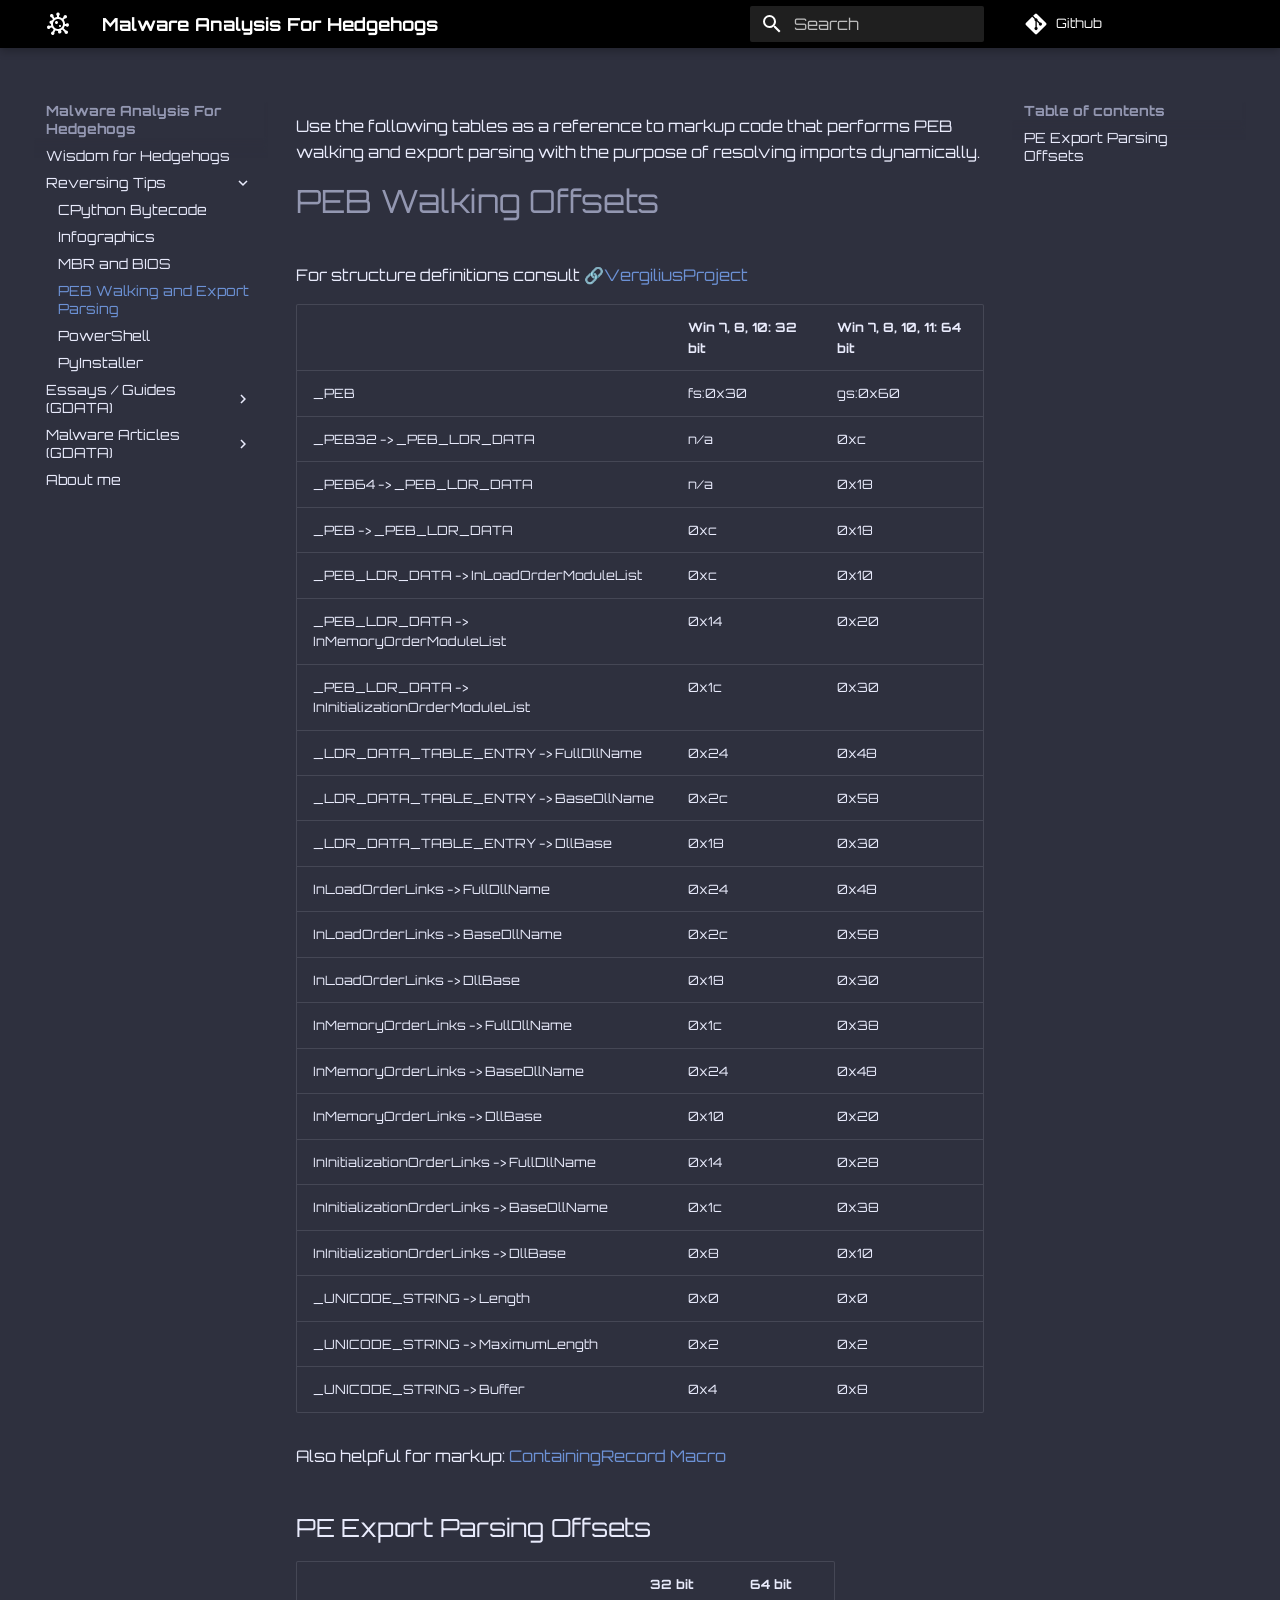
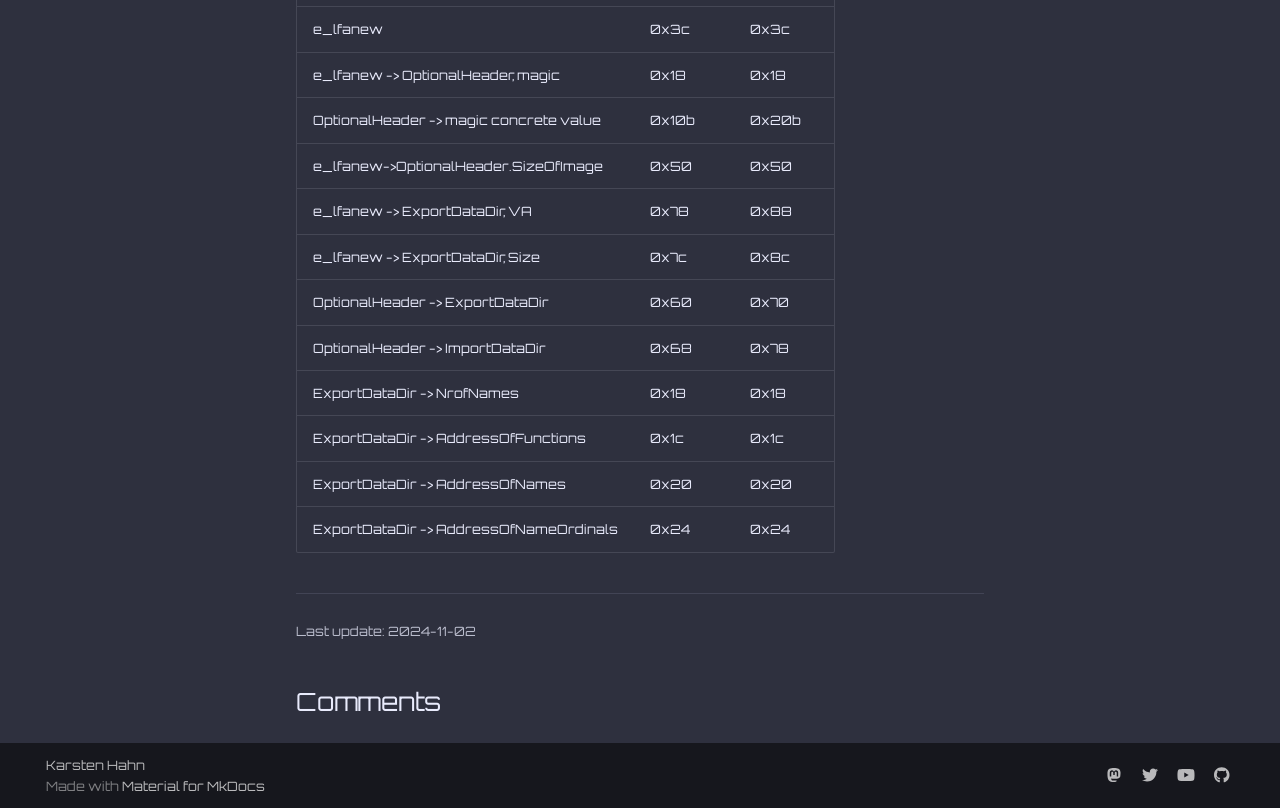
<file: Execution Environments/PEB Walking and Export Parsing/index.html>
<!DOCTYPE html>

<html class="no-js" lang="en">
<head>
<meta charset="utf-8"/>
<meta content="width=device-width,initial-scale=1" name="viewport"/>
<meta content="Malware analysis blog by struppigel aka Karsten Hahn" name="description"/>
<meta content="Karsten Hahn" name="author"/>
<link href="https://struppigel.github.io/WisdomForHedgehogs/Execution%20Environments/PEB%20Walking%20and%20Export%20Parsing/" rel="canonical"/>
<link href="../MBR%20and%20BIOS/" rel="prev"/>
<link href="../PowerShell/" rel="next"/>
<link href="../../assets/images/favicon.png" rel="icon"/>
<meta content="mkdocs-1.4.2, mkdocs-material-9.1.2" name="generator"/>
<title>PEB Walking and Export Parsing - Malware Analysis For Hedgehogs</title>
<link href="../../assets/stylesheets/main.7bf56d0a.min.css" rel="stylesheet"/>
<link href="../../assets/stylesheets/palette.a0c5b2b5.min.css" rel="stylesheet"/>
<link crossorigin="" href="https://fonts.gstatic.com" rel="preconnect"/>
<link href="https://fonts.googleapis.com/css?family=orbitron:300,300i,400,400i,700,700i%7CRoboto+Mono:400,400i,700,700i&amp;display=fallback" rel="stylesheet"/>
<style>:root{--md-text-font:"orbitron";--md-code-font:"Roboto Mono"}</style>
<script>__md_scope=new URL("../..",location),__md_hash=e=>[...e].reduce((e,_)=>(e<<5)-e+_.charCodeAt(0),0),__md_get=(e,_=localStorage,t=__md_scope)=>JSON.parse(_.getItem(t.pathname+"."+e)),__md_set=(e,_,t=localStorage,a=__md_scope)=>{try{t.setItem(a.pathname+"."+e,JSON.stringify(_))}catch(e){}}</script>
<link href="../../assets/stylesheets/glightbox.min.css" rel="stylesheet"/><style>
            html.glightbox-open { overflow: initial; height: 100%; }
            .gslide-title { margin-top: 0px; user-select: text; }
            .gslide-desc { color: #666; user-select: text; }
            .gslide-image img { background: white; }
            
                .gscrollbar-fixer { padding-right: 15px; }
                .gdesc-inner { font-size: 0.75rem; }
                body[data-md-color-scheme="slate"] .gdesc-inner { background: var(--md-default-bg-color);}
                body[data-md-color-scheme="slate"] .gslide-title { color: var(--md-default-fg-color);}
                body[data-md-color-scheme="slate"] .gslide-desc { color: var(--md-default-fg-color);}
                </style><script src="../../assets/javascripts/glightbox.min.js"></script></head>
<body data-md-color-accent="yellow" data-md-color-primary="black" data-md-color-scheme="slate" dir="ltr">
<input autocomplete="off" class="md-toggle" data-md-toggle="drawer" id="__drawer" type="checkbox"/>
<input autocomplete="off" class="md-toggle" data-md-toggle="search" id="__search" type="checkbox"/>
<label class="md-overlay" for="__drawer"></label>
<div data-md-component="skip">
<a class="md-skip" href="#peb-walking-offsets">
          Skip to content
        </a>
</div>
<div data-md-component="announce">
</div>
<header class="md-header md-header--shadow" data-md-component="header">
<nav aria-label="Header" class="md-header__inner md-grid">
<a aria-label="Malware Analysis For Hedgehogs" class="md-header__button md-logo" data-md-component="logo" href="../.." title="Malware Analysis For Hedgehogs">
<svg viewbox="0 0 24 24" xmlns="http://www.w3.org/2000/svg"><path d="M12 .5a1.746 1.746 0 0 0-1 3.18v1.4c-.9.13-1.74.42-2.5.86L7.39 4.35c.19-.52.14-1.12-.2-1.6C6.84 2.26 6.3 2 5.75 2c-.35 0-.7.1-1 .32-.79.55-.99 1.64-.43 2.43.34.49.88.75 1.43.75l1.18 1.68c-.43.43-.77.91-1.06 1.44-.2-.08-.41-.12-.62-.12-.45 0-.9.17-1.25.5-.67.7-.67 1.8 0 2.5.29.27.64.42 1 .5 0 .54.07 1.06.18 1.56l-1.31.35c-.31-.26-.71-.41-1.12-.41-.15 0-.31 0-.46.06a1.752 1.752 0 0 0-1.23 2.15C1.27 16.5 2 17 2.75 17c.15 0 .3 0 .46-.06.57-.16 1-.58 1.18-1.1l1.51-.41c.45.79 1.05 1.49 1.75 2.07l-1.1 2c-.55.08-1.05.39-1.34.92a1.749 1.749 0 1 0 3.08 1.66c.28-.52.27-1.12.02-1.61l1.07-1.97c.81.32 1.69.5 2.62.5h.18c-.13.26-.18.56-.18.88.08.92.84 1.62 1.75 1.62h.13c.97-.08 1.69-.92 1.62-1.88-.04-.5-.29-.94-.65-1.23.47-.21.92-.48 1.34-.79l2.34 2.34c-.1.56.06 1.13.47 1.56.35.33.8.5 1.25.5s.9-.17 1.25-.5c.67-.7.67-1.8 0-2.5-.35-.33-.8-.5-1.25-.5-.1 0-.2 0-.31.03l-2.34-2.34c.49-.65.87-1.39 1.11-2.19h1.11A1.746 1.746 0 0 0 23 13a1.746 1.746 0 0 0-3.18-1H19c0-1.57-.5-3-1.4-4.19l1.34-1.34c.11.03.21.03.31.03.45 0 .9-.17 1.25-.5.67-.69.67-1.8 0-2.5-.35-.33-.8-.5-1.25-.5s-.9.17-1.25.5c-.41.43-.57 1-.47 1.56L16.19 6.4c-.92-.69-2-1.15-3.19-1.32v-1.4A1.746 1.746 0 0 0 12 .5M12 17c-2.76 0-5-2.24-5-5s2.24-5 5-5 5 2.24 5 5-2.24 5-5 5m-1.5-8C9.67 9 9 9.67 9 10.5s.67 1.5 1.5 1.5 1.5-.67 1.5-1.5S11.33 9 10.5 9m3.5 4c-.55 0-1 .45-1 1s.45 1 1 1 1-.45 1-1-.45-1-1-1Z"></path></svg>
</a>
<label class="md-header__button md-icon" for="__drawer">
<svg viewbox="0 0 24 24" xmlns="http://www.w3.org/2000/svg"><path d="M3 6h18v2H3V6m0 5h18v2H3v-2m0 5h18v2H3v-2Z"></path></svg>
</label>
<div class="md-header__title" data-md-component="header-title">
<div class="md-header__ellipsis">
<div class="md-header__topic">
<span class="md-ellipsis">
            Malware Analysis For Hedgehogs
          </span>
</div>
<div class="md-header__topic" data-md-component="header-topic">
<span class="md-ellipsis">
            
              PEB Walking and Export Parsing
            
          </span>
</div>
</div>
</div>
<label class="md-header__button md-icon" for="__search">
<svg viewbox="0 0 24 24" xmlns="http://www.w3.org/2000/svg"><path d="M9.5 3A6.5 6.5 0 0 1 16 9.5c0 1.61-.59 3.09-1.56 4.23l.27.27h.79l5 5-1.5 1.5-5-5v-.79l-.27-.27A6.516 6.516 0 0 1 9.5 16 6.5 6.5 0 0 1 3 9.5 6.5 6.5 0 0 1 9.5 3m0 2C7 5 5 7 5 9.5S7 14 9.5 14 14 12 14 9.5 12 5 9.5 5Z"></path></svg>
</label>
<div class="md-search" data-md-component="search" role="dialog">
<label class="md-search__overlay" for="__search"></label>
<div class="md-search__inner" role="search">
<form class="md-search__form" name="search">
<input aria-label="Search" autocapitalize="off" autocomplete="off" autocorrect="off" class="md-search__input" data-md-component="search-query" name="query" placeholder="Search" required="" spellcheck="false" type="text"/>
<label class="md-search__icon md-icon" for="__search">
<svg viewbox="0 0 24 24" xmlns="http://www.w3.org/2000/svg"><path d="M9.5 3A6.5 6.5 0 0 1 16 9.5c0 1.61-.59 3.09-1.56 4.23l.27.27h.79l5 5-1.5 1.5-5-5v-.79l-.27-.27A6.516 6.516 0 0 1 9.5 16 6.5 6.5 0 0 1 3 9.5 6.5 6.5 0 0 1 9.5 3m0 2C7 5 5 7 5 9.5S7 14 9.5 14 14 12 14 9.5 12 5 9.5 5Z"></path></svg>
<svg viewbox="0 0 24 24" xmlns="http://www.w3.org/2000/svg"><path d="M20 11v2H8l5.5 5.5-1.42 1.42L4.16 12l7.92-7.92L13.5 5.5 8 11h12Z"></path></svg>
</label>
<nav aria-label="Search" class="md-search__options">
<button aria-label="Clear" class="md-search__icon md-icon" tabindex="-1" title="Clear" type="reset">
<svg viewbox="0 0 24 24" xmlns="http://www.w3.org/2000/svg"><path d="M19 6.41 17.59 5 12 10.59 6.41 5 5 6.41 10.59 12 5 17.59 6.41 19 12 13.41 17.59 19 19 17.59 13.41 12 19 6.41Z"></path></svg>
</button>
</nav>
</form>
<div class="md-search__output">
<div class="md-search__scrollwrap" data-md-scrollfix="">
<div class="md-search-result" data-md-component="search-result">
<div class="md-search-result__meta">
            Initializing search
          </div>
<ol class="md-search-result__list" role="presentation"></ol>
</div>
</div>
</div>
</div>
</div>
<div class="md-header__source">
<a class="md-source" data-md-component="source" href="https://github.com/struppigel/WisdomForHedgehogs" title="Go to repository">
<div class="md-source__icon md-icon">
<svg viewbox="0 0 448 512" xmlns="http://www.w3.org/2000/svg"><!--! Font Awesome Free 6.3.0 by @fontawesome - https://fontawesome.com License - https://fontawesome.com/license/free (Icons: CC BY 4.0, Fonts: SIL OFL 1.1, Code: MIT License) Copyright 2023 Fonticons, Inc.--><path d="M439.55 236.05 244 40.45a28.87 28.87 0 0 0-40.81 0l-40.66 40.63 51.52 51.52c27.06-9.14 52.68 16.77 43.39 43.68l49.66 49.66c34.23-11.8 61.18 31 35.47 56.69-26.49 26.49-70.21-2.87-56-37.34L240.22 199v121.85c25.3 12.54 22.26 41.85 9.08 55a34.34 34.34 0 0 1-48.55 0c-17.57-17.6-11.07-46.91 11.25-56v-123c-20.8-8.51-24.6-30.74-18.64-45L142.57 101 8.45 235.14a28.86 28.86 0 0 0 0 40.81l195.61 195.6a28.86 28.86 0 0 0 40.8 0l194.69-194.69a28.86 28.86 0 0 0 0-40.81z"></path></svg>
</div>
<div class="md-source__repository">
    Github
  </div>
</a>
</div>
</nav>
</header>
<div class="md-container" data-md-component="container">
<main class="md-main" data-md-component="main">
<div class="md-main__inner md-grid">
<div class="md-sidebar md-sidebar--primary" data-md-component="sidebar" data-md-type="navigation">
<div class="md-sidebar__scrollwrap">
<div class="md-sidebar__inner">
<nav aria-label="Navigation" class="md-nav md-nav--primary" data-md-level="0">
<label class="md-nav__title" for="__drawer">
<a aria-label="Malware Analysis For Hedgehogs" class="md-nav__button md-logo" data-md-component="logo" href="../.." title="Malware Analysis For Hedgehogs">
<svg viewbox="0 0 24 24" xmlns="http://www.w3.org/2000/svg"><path d="M12 .5a1.746 1.746 0 0 0-1 3.18v1.4c-.9.13-1.74.42-2.5.86L7.39 4.35c.19-.52.14-1.12-.2-1.6C6.84 2.26 6.3 2 5.75 2c-.35 0-.7.1-1 .32-.79.55-.99 1.64-.43 2.43.34.49.88.75 1.43.75l1.18 1.68c-.43.43-.77.91-1.06 1.44-.2-.08-.41-.12-.62-.12-.45 0-.9.17-1.25.5-.67.7-.67 1.8 0 2.5.29.27.64.42 1 .5 0 .54.07 1.06.18 1.56l-1.31.35c-.31-.26-.71-.41-1.12-.41-.15 0-.31 0-.46.06a1.752 1.752 0 0 0-1.23 2.15C1.27 16.5 2 17 2.75 17c.15 0 .3 0 .46-.06.57-.16 1-.58 1.18-1.1l1.51-.41c.45.79 1.05 1.49 1.75 2.07l-1.1 2c-.55.08-1.05.39-1.34.92a1.749 1.749 0 1 0 3.08 1.66c.28-.52.27-1.12.02-1.61l1.07-1.97c.81.32 1.69.5 2.62.5h.18c-.13.26-.18.56-.18.88.08.92.84 1.62 1.75 1.62h.13c.97-.08 1.69-.92 1.62-1.88-.04-.5-.29-.94-.65-1.23.47-.21.92-.48 1.34-.79l2.34 2.34c-.1.56.06 1.13.47 1.56.35.33.8.5 1.25.5s.9-.17 1.25-.5c.67-.7.67-1.8 0-2.5-.35-.33-.8-.5-1.25-.5-.1 0-.2 0-.31.03l-2.34-2.34c.49-.65.87-1.39 1.11-2.19h1.11A1.746 1.746 0 0 0 23 13a1.746 1.746 0 0 0-3.18-1H19c0-1.57-.5-3-1.4-4.19l1.34-1.34c.11.03.21.03.31.03.45 0 .9-.17 1.25-.5.67-.69.67-1.8 0-2.5-.35-.33-.8-.5-1.25-.5s-.9.17-1.25.5c-.41.43-.57 1-.47 1.56L16.19 6.4c-.92-.69-2-1.15-3.19-1.32v-1.4A1.746 1.746 0 0 0 12 .5M12 17c-2.76 0-5-2.24-5-5s2.24-5 5-5 5 2.24 5 5-2.24 5-5 5m-1.5-8C9.67 9 9 9.67 9 10.5s.67 1.5 1.5 1.5 1.5-.67 1.5-1.5S11.33 9 10.5 9m3.5 4c-.55 0-1 .45-1 1s.45 1 1 1 1-.45 1-1-.45-1-1-1Z"></path></svg>
</a>
    Malware Analysis For Hedgehogs
  </label>
<div class="md-nav__source">
<a class="md-source" data-md-component="source" href="https://github.com/struppigel/WisdomForHedgehogs" title="Go to repository">
<div class="md-source__icon md-icon">
<svg viewbox="0 0 448 512" xmlns="http://www.w3.org/2000/svg"><!--! Font Awesome Free 6.3.0 by @fontawesome - https://fontawesome.com License - https://fontawesome.com/license/free (Icons: CC BY 4.0, Fonts: SIL OFL 1.1, Code: MIT License) Copyright 2023 Fonticons, Inc.--><path d="M439.55 236.05 244 40.45a28.87 28.87 0 0 0-40.81 0l-40.66 40.63 51.52 51.52c27.06-9.14 52.68 16.77 43.39 43.68l49.66 49.66c34.23-11.8 61.18 31 35.47 56.69-26.49 26.49-70.21-2.87-56-37.34L240.22 199v121.85c25.3 12.54 22.26 41.85 9.08 55a34.34 34.34 0 0 1-48.55 0c-17.57-17.6-11.07-46.91 11.25-56v-123c-20.8-8.51-24.6-30.74-18.64-45L142.57 101 8.45 235.14a28.86 28.86 0 0 0 0 40.81l195.61 195.6a28.86 28.86 0 0 0 40.8 0l194.69-194.69a28.86 28.86 0 0 0 0-40.81z"></path></svg>
</div>
<div class="md-source__repository">
    Github
  </div>
</a>
</div>
<ul class="md-nav__list" data-md-scrollfix="">
<li class="md-nav__item">
<a class="md-nav__link" href="../..">
        Wisdom for Hedgehogs
      </a>
</li>
<li class="md-nav__item md-nav__item--active md-nav__item--nested">
<input checked="" class="md-nav__toggle md-toggle" id="__nav_2" type="checkbox"/>
<label class="md-nav__link" for="__nav_2" id="__nav_2_label" tabindex="0">
          Reversing Tips
          <span class="md-nav__icon md-icon"></span>
</label>
<nav aria-expanded="true" aria-labelledby="__nav_2_label" class="md-nav" data-md-level="1">
<label class="md-nav__title" for="__nav_2">
<span class="md-nav__icon md-icon"></span>
          Reversing Tips
        </label>
<ul class="md-nav__list" data-md-scrollfix="">
<li class="md-nav__item">
<a class="md-nav__link" href="../CPython%20Bytecode%20Reversing/">
        CPython Bytecode
      </a>
</li>
<li class="md-nav__item">
<a class="md-nav__link" href="../Infographics/">
        Infographics
      </a>
</li>
<li class="md-nav__item">
<a class="md-nav__link" href="../MBR%20and%20BIOS/">
        MBR and BIOS
      </a>
</li>
<li class="md-nav__item md-nav__item--active">
<input class="md-nav__toggle md-toggle" id="__toc" type="checkbox"/>
<label class="md-nav__link md-nav__link--active" for="__toc">
          PEB Walking and Export Parsing
          <span class="md-nav__icon md-icon"></span>
</label>
<a class="md-nav__link md-nav__link--active" href="./">
        PEB Walking and Export Parsing
      </a>
<nav aria-label="Table of contents" class="md-nav md-nav--secondary">
<label class="md-nav__title" for="__toc">
<span class="md-nav__icon md-icon"></span>
      Table of contents
    </label>
<ul class="md-nav__list" data-md-component="toc" data-md-scrollfix="">
<li class="md-nav__item">
<a class="md-nav__link" href="#pe-export-parsing-offsets">
    PE Export Parsing Offsets
  </a>
</li>
</ul>
</nav>
</li>
<li class="md-nav__item">
<a class="md-nav__link" href="../PowerShell/">
        PowerShell
      </a>
</li>
<li class="md-nav__item">
<a class="md-nav__link" href="../PyInstaller/">
        PyInstaller
      </a>
</li>
</ul>
</nav>
</li>
<li class="md-nav__item md-nav__item--nested">
<input class="md-nav__toggle md-toggle" id="__nav_3" type="checkbox"/>
<label class="md-nav__link" for="__nav_3" id="__nav_3_label" tabindex="0">
          Essays / Guides (GDATA)
          <span class="md-nav__icon md-icon"></span>
</label>
<nav aria-expanded="false" aria-labelledby="__nav_3_label" class="md-nav" data-md-level="1">
<label class="md-nav__title" for="__nav_3">
<span class="md-nav__icon md-icon"></span>
          Essays / Guides (GDATA)
        </label>
<ul class="md-nav__list" data-md-scrollfix="">
<li class="md-nav__item">
<a class="md-nav__link" href="https://www.gdatasoftware.com/blog/2022/09/37511-detecting-file-manipulation-in-system-files">
        Identifying file manipulation
      </a>
</li>
<li class="md-nav__item">
<a class="md-nav__link" href="https://www.gdatasoftware.com/blog/2022/01/malware-vaccines">
        Malware vaccines
      </a>
</li>
<li class="md-nav__item">
<a class="md-nav__link" href="https://www.gdatasoftware.com/blog/2021/09/an-overview-of-malware-hashing-algorithms">
        Hashing algorithms
      </a>
</li>
<li class="md-nav__item">
<a class="md-nav__link" href="https://www.gdatasoftware.com/blog/2019/08/35146-taming-the-mess-of-av-detection-names">
        Malware naming - AV detection names
      </a>
</li>
<li class="md-nav__item">
<a class="md-nav__link" href="https://www.gdatasoftware.com/blog/malware-family-naming-hell">
        Malware naming hell
      </a>
</li>
<li class="md-nav__item">
<a class="md-nav__link" href="https://www.gdatasoftware.com/blog/2024/08/37995-malware-sophistication">
        Malware sophistication
      </a>
</li>
<li class="md-nav__item">
<a class="md-nav__link" href="https://www.gdatasoftware.com/blog/2016/11/29289-it-s-educational-on-the-no-1-argument-for-open-source-ransomware">
        Open source ransomware
      </a>
</li>
<li class="md-nav__item">
<a class="md-nav__link" href="https://www.gdatasoftware.com/blog/2019/06/31666-ransomware-identification-for-the-judicious-analyst">
        Ransomware identification
      </a>
</li>
<li class="md-nav__item">
<a class="md-nav__link" href="https://www.gdatasoftware.com/blog/2024/09/38031-sandbox-scores-are-not-an-antivirus-replacement">
        Sandboxes are not an AV
      </a>
</li>
<li class="md-nav__item">
<a class="md-nav__link" href="https://www.gdatasoftware.com/blog/2022/06/37445-malware-detection-is-hard">
        Why malware detection is hard
      </a>
</li>
</ul>
</nav>
</li>
<li class="md-nav__item md-nav__item--nested">
<input class="md-nav__toggle md-toggle" id="__nav_4" type="checkbox"/>
<label class="md-nav__link" for="__nav_4" id="__nav_4_label" tabindex="0">
          Malware Articles (GDATA)
          <span class="md-nav__icon md-icon"></span>
</label>
<nav aria-expanded="false" aria-labelledby="__nav_4_label" class="md-nav" data-md-level="1">
<label class="md-nav__title" for="__nav_4">
<span class="md-nav__icon md-icon"></span>
          Malware Articles (GDATA)
        </label>
<ul class="md-nav__list" data-md-scrollfix="">
<li class="md-nav__item">
<a class="md-nav__link" href="https://www.gdatasoftware.com/blog/2022/02/37239-allcome-clipbanker-is-a-newcomer-in-malware-underground-forums">
        Allcome
      </a>
</li>
<li class="md-nav__item">
<a class="md-nav__link" href="https://www.gdatasoftware.com/blog/2020/11/36459-babax-stealer-rebrands-to-osno-installs-rootkit">
        Babax
      </a>
</li>
<li class="md-nav__item">
<a class="md-nav__link" href="https://www.gdatasoftware.com/blog/2024/06/37947-badspace-backdoor">
        BadSpace
      </a>
</li>
<li class="md-nav__item">
<a class="md-nav__link" href="https://www.gdatasoftware.com/blog/2024/09/38039-bbtok-deobfuscating-net-loader">
        BBTok
      </a>
</li>
<li class="md-nav__item">
<a class="md-nav__link" href="https://www.gdatasoftware.com/blog/2022/01/37236-qr-codes-on-twitter-deliver-malicious-chrome-extension">
        ChromeLoader / Choziosi
      </a>
</li>
<li class="md-nav__item">
<a class="md-nav__link" href="https://www.gdatasoftware.com/blog/2020/02/35802-bitbucket-abused-as-malware-slinger">
        CryptBot
      </a>
</li>
<li class="md-nav__item">
<a class="md-nav__link" href="https://www.gdatasoftware.com/blog/cyrat-ransomware">
        Cyrat
      </a>
</li>
<li class="md-nav__item">
<a class="md-nav__link" href="https://www.gdatasoftware.com/blog/2019/04/31643-garrantydecrypt-ransomware-spyhunter">
        GarrantyDecrypt
      </a>
</li>
<li class="md-nav__item">
<a class="md-nav__link" href="https://www.gdatasoftware.com/blog/2022/03/ginzo-free-malware">
        Ginzo
      </a>
</li>
<li class="md-nav__item">
<a class="md-nav__link" href="https://www.gdatasoftware.com/blog/icerat-evades-antivirus-by-using-jphp">
        IceRAT
      </a>
</li>
<li class="md-nav__item">
<a class="md-nav__link" href="https://www.gdatasoftware.com/blog/microsoft-signed-a-malicious-netfilter-rootkit">
        Netfilter rootkit
      </a>
</li>
<li class="md-nav__item">
<a class="md-nav__link" href="https://www.gdatasoftware.com/blog/netwire-rat-via-pasteee-and-ms-excel">
        NetWireRAT
      </a>
</li>
<li class="md-nav__item">
<a class="md-nav__link" href="https://www.gdatasoftware.com/blog/2024/03/37885-risepro-stealer-campaign-github">
        RisePro
      </a>
</li>
<li class="md-nav__item">
<a class="md-nav__link" href="https://www.gdatasoftware.com/blog/2024/05/37906-gotomeeting-loads-remcos">
        Rust Shellcode Loader
      </a>
</li>
<li class="md-nav__item">
<a class="md-nav__link" href="https://www.gdatasoftware.com/blog/2019/11/35548-new-sectoprat-remote-access-malware-utilizes-second-desktop-to-control-browsers">
        SectopRAT
      </a>
</li>
<li class="md-nav__item">
<a class="md-nav__link" href="https://www.gdatasoftware.com/blog/2017/01/29442-spora-worm-and-ransomware">
        Spora
      </a>
</li>
<li class="md-nav__item">
<a class="md-nav__link" href="https://www.gdatasoftware.com/blog/2021/06/36861-malware-hides-in-steam-profile-images">
        SteamHide
      </a>
</li>
<li class="md-nav__item">
<a class="md-nav__link" href="https://www.gdatasoftware.com/blog/strrat-crimson">
        STRRAT
      </a>
</li>
<li class="md-nav__item">
<a class="md-nav__link" href="https://www.gdatasoftware.com/blog/trat-control-via-smartphone">
        T-RAT 2.0
      </a>
</li>
<li class="md-nav__item">
<a class="md-nav__link" href="https://www.gdatasoftware.com/blog/2020/07/36200-ransomware-tries-to-worm">
        Try2Cry
      </a>
</li>
</ul>
</nav>
</li>
<li class="md-nav__item">
<a class="md-nav__link" href="../../About%20me/">
        About me
      </a>
</li>
</ul>
</nav>
</div>
</div>
</div>
<div class="md-sidebar md-sidebar--secondary" data-md-component="sidebar" data-md-type="toc">
<div class="md-sidebar__scrollwrap">
<div class="md-sidebar__inner">
<nav aria-label="Table of contents" class="md-nav md-nav--secondary">
<label class="md-nav__title" for="__toc">
<span class="md-nav__icon md-icon"></span>
      Table of contents
    </label>
<ul class="md-nav__list" data-md-component="toc" data-md-scrollfix="">
<li class="md-nav__item">
<a class="md-nav__link" href="#pe-export-parsing-offsets">
    PE Export Parsing Offsets
  </a>
</li>
</ul>
</nav>
</div>
</div>
</div>
<div class="md-content" data-md-component="content">
<article class="md-content__inner md-typeset">
<div><p>Use the following tables as a reference to markup code that performs PEB walking and export parsing with the purpose of resolving imports dynamically.</p>
<h1 id="peb-walking-offsets">PEB Walking Offsets</h1>
<p>For structure definitions consult 🔗<a href="https://www.vergiliusproject.com">VergiliusProject</a></p>
<table>
<thead>
<tr>
<th></th>
<th>Win 7, 8, 10: 32 bit</th>
<th>Win 7, 8, 10, 11: 64 bit</th>
</tr>
</thead>
<tbody>
<tr>
<td>_PEB</td>
<td>fs:0x30</td>
<td>gs:0x60</td>
</tr>
<tr>
<td>_PEB32 -&gt; _PEB_LDR_DATA</td>
<td>n/a</td>
<td>0xc</td>
</tr>
<tr>
<td>_PEB64 -&gt; _PEB_LDR_DATA</td>
<td>n/a</td>
<td>0x18</td>
</tr>
<tr>
<td>_PEB -&gt; _PEB_LDR_DATA</td>
<td>0xc</td>
<td>0x18</td>
</tr>
<tr>
<td>_PEB_LDR_DATA -&gt; InLoadOrderModuleList</td>
<td>0xc</td>
<td>0x10</td>
</tr>
<tr>
<td>_PEB_LDR_DATA -&gt; InMemoryOrderModuleList</td>
<td>0x14</td>
<td>0x20</td>
</tr>
<tr>
<td>_PEB_LDR_DATA -&gt; InInitializationOrderModuleList</td>
<td>0x1c</td>
<td>0x30</td>
</tr>
<tr>
<td>_LDR_DATA_TABLE_ENTRY -&gt; FullDllName</td>
<td>0x24</td>
<td>0x48</td>
</tr>
<tr>
<td>_LDR_DATA_TABLE_ENTRY -&gt; BaseDllName</td>
<td>0x2c</td>
<td>0x58</td>
</tr>
<tr>
<td>_LDR_DATA_TABLE_ENTRY -&gt; DllBase</td>
<td>0x18</td>
<td>0x30</td>
</tr>
<tr>
<td>InLoadOrderLinks -&gt; FullDllName</td>
<td>0x24</td>
<td>0x48</td>
</tr>
<tr>
<td>InLoadOrderLinks -&gt; BaseDllName</td>
<td>0x2c</td>
<td>0x58</td>
</tr>
<tr>
<td>InLoadOrderLinks -&gt; DllBase</td>
<td>0x18</td>
<td>0x30</td>
</tr>
<tr>
<td>InMemoryOrderLinks -&gt; FullDllName</td>
<td>0x1c</td>
<td>0x38</td>
</tr>
<tr>
<td>InMemoryOrderLinks -&gt; BaseDllName</td>
<td>0x24</td>
<td>0x48</td>
</tr>
<tr>
<td>InMemoryOrderLinks -&gt; DllBase</td>
<td>0x10</td>
<td>0x20</td>
</tr>
<tr>
<td>InInitializationOrderLinks -&gt; FullDllName</td>
<td>0x14</td>
<td>0x28</td>
</tr>
<tr>
<td>InInitializationOrderLinks -&gt; BaseDllName</td>
<td>0x1c</td>
<td>0x38</td>
</tr>
<tr>
<td>InInitializationOrderLinks -&gt; DllBase</td>
<td>0x8</td>
<td>0x10</td>
</tr>
<tr>
<td>_UNICODE_STRING -&gt; Length</td>
<td>0x0</td>
<td>0x0</td>
</tr>
<tr>
<td>_UNICODE_STRING -&gt; MaximumLength</td>
<td>0x2</td>
<td>0x2</td>
</tr>
<tr>
<td>_UNICODE_STRING -&gt; Buffer</td>
<td>0x4</td>
<td>0x8</td>
</tr>
</tbody>
</table>
<p>Also helpful for markup: <a href="https://hex-rays.com/products/decompiler/manual/tricks.shtml#03">ContainingRecord Macro</a></p>
<h2 id="pe-export-parsing-offsets">PE Export Parsing Offsets</h2>
<table>
<thead>
<tr>
<th></th>
<th>32 bit</th>
<th>64 bit</th>
</tr>
</thead>
<tbody>
<tr>
<td>e_lfanew</td>
<td>0x3c</td>
<td>0x3c</td>
</tr>
<tr>
<td>e_lfanew -&gt; OptionalHeader, magic</td>
<td>0x18</td>
<td>0x18</td>
</tr>
<tr>
<td>OptionalHeader -&gt; magic concrete value</td>
<td>0x10b</td>
<td>0x20b</td>
</tr>
<tr>
<td>e_lfanew-&gt;OptionalHeader.SizeOfImage</td>
<td>0x50</td>
<td>0x50</td>
</tr>
<tr>
<td>e_lfanew -&gt; ExportDataDir, VA</td>
<td>0x78</td>
<td>0x88</td>
</tr>
<tr>
<td>e_lfanew -&gt; ExportDataDir, Size</td>
<td>0x7c</td>
<td>0x8c</td>
</tr>
<tr>
<td>OptionalHeader -&gt; ExportDataDir</td>
<td>0x60</td>
<td>0x70</td>
</tr>
<tr>
<td>OptionalHeader -&gt; ImportDataDir</td>
<td>0x68</td>
<td>0x78</td>
</tr>
<tr>
<td>ExportDataDir -&gt; NrofNames</td>
<td>0x18</td>
<td>0x18</td>
</tr>
<tr>
<td>ExportDataDir -&gt; AddressOfFunctions</td>
<td>0x1c</td>
<td>0x1c</td>
</tr>
<tr>
<td>ExportDataDir -&gt; AddressOfNames</td>
<td>0x20</td>
<td>0x20</td>
</tr>
<tr>
<td>ExportDataDir -&gt; AddressOfNameOrdinals</td>
<td>0x24</td>
<td>0x24</td>
</tr>
</tbody>
</table></div>
<hr/>
<div class="md-source-file">
<small>
    
      Last update:
      2024-11-02
    
  </small>
</div>
<h2 id="__comments">Comments</h2>
<script async="" crossorigin="anonymous" data-category="General" data-category-id="DIC_kwDOJEee5M4CUzl7" data-emit-metadata="0" data-input-position="top" data-lang="en" data-mapping="pathname" data-reactions-enabled="1" data-repo="struppigel/WisdomForHedgehogs" data-repo-id="R_kgDOJEee5A" data-strict="0" data-theme="dark" src="https://giscus.app/client.js">
</script>
<script>
    var giscus = document.querySelector("script[src*=giscus]")

    /* Set palette on initial load */
    var palette = __md_get("__palette")
    if (palette && typeof palette.color === "object") {
      var theme = palette.color.scheme === "slate" ? "dark" : "light"
      giscus.setAttribute("data-theme", theme) 


    }

    /* Register event handlers after documented loaded */
    document.addEventListener("DOMContentLoaded", function() {
      var ref = document.querySelector("[data-md-component=palette]")
      ref.addEventListener("change", function() {
        var palette = __md_get("__palette")
        if (palette && typeof palette.color === "object") {
          var theme = palette.color.scheme === "slate" ? "dark" : "light"

          /* Instruct Giscus to change theme */
          var frame = document.querySelector(".giscus-frame")
          frame.contentWindow.postMessage(
            { giscus: { setConfig: { theme } } },
            "https://giscus.app"
          )
        }
      })
    })
  </script>
</article>
</div>
</div>
</main>
<footer class="md-footer">
<div class="md-footer-meta md-typeset">
<div class="md-footer-meta__inner md-grid">
<div class="md-copyright">
<div class="md-copyright__highlight">
      Karsten Hahn
    </div>
  
  
    Made with
    <a href="https://squidfunk.github.io/mkdocs-material/" rel="noopener" target="_blank">
      Material for MkDocs
    </a>
</div>
<div class="md-social">
<a class="md-social__link" href="https://infosec.exchange/@struppigel" rel="noopener me" target="_blank" title="infosec.exchange">
<svg viewbox="0 0 448 512" xmlns="http://www.w3.org/2000/svg"><!--! Font Awesome Free 6.3.0 by @fontawesome - https://fontawesome.com License - https://fontawesome.com/license/free (Icons: CC BY 4.0, Fonts: SIL OFL 1.1, Code: MIT License) Copyright 2023 Fonticons, Inc.--><path d="M433 179.11c0-97.2-63.71-125.7-63.71-125.7-62.52-28.7-228.56-28.4-290.48 0 0 0-63.72 28.5-63.72 125.7 0 115.7-6.6 259.4 105.63 289.1 40.51 10.7 75.32 13 103.33 11.4 50.81-2.8 79.32-18.1 79.32-18.1l-1.7-36.9s-36.31 11.4-77.12 10.1c-40.41-1.4-83-4.4-89.63-54a102.54 102.54 0 0 1-.9-13.9c85.63 20.9 158.65 9.1 178.75 6.7 56.12-6.7 105-41.3 111.23-72.9 9.8-49.8 9-121.5 9-121.5zm-75.12 125.2h-46.63v-114.2c0-49.7-64-51.6-64 6.9v62.5h-46.33V197c0-58.5-64-56.6-64-6.9v114.2H90.19c0-122.1-5.2-147.9 18.41-175 25.9-28.9 79.82-30.8 103.83 6.1l11.6 19.5 11.6-19.5c24.11-37.1 78.12-34.8 103.83-6.1 23.71 27.3 18.4 53 18.4 175z"></path></svg>
</a>
<a class="md-social__link" href="https://twitter.com/struppigel" rel="noopener" target="_blank" title="twitter.com">
<svg viewbox="0 0 512 512" xmlns="http://www.w3.org/2000/svg"><!--! Font Awesome Free 6.3.0 by @fontawesome - https://fontawesome.com License - https://fontawesome.com/license/free (Icons: CC BY 4.0, Fonts: SIL OFL 1.1, Code: MIT License) Copyright 2023 Fonticons, Inc.--><path d="M459.37 151.716c.325 4.548.325 9.097.325 13.645 0 138.72-105.583 298.558-298.558 298.558-59.452 0-114.68-17.219-161.137-47.106 8.447.974 16.568 1.299 25.34 1.299 49.055 0 94.213-16.568 130.274-44.832-46.132-.975-84.792-31.188-98.112-72.772 6.498.974 12.995 1.624 19.818 1.624 9.421 0 18.843-1.3 27.614-3.573-48.081-9.747-84.143-51.98-84.143-102.985v-1.299c13.969 7.797 30.214 12.67 47.431 13.319-28.264-18.843-46.781-51.005-46.781-87.391 0-19.492 5.197-37.36 14.294-52.954 51.655 63.675 129.3 105.258 216.365 109.807-1.624-7.797-2.599-15.918-2.599-24.04 0-57.828 46.782-104.934 104.934-104.934 30.213 0 57.502 12.67 76.67 33.137 23.715-4.548 46.456-13.32 66.599-25.34-7.798 24.366-24.366 44.833-46.132 57.827 21.117-2.273 41.584-8.122 60.426-16.243-14.292 20.791-32.161 39.308-52.628 54.253z"></path></svg>
</a>
<a class="md-social__link" href="https://www.youtube.com/@MalwareAnalysisForHedgehogs" rel="noopener" target="_blank" title="www.youtube.com">
<svg viewbox="0 0 576 512" xmlns="http://www.w3.org/2000/svg"><!--! Font Awesome Free 6.3.0 by @fontawesome - https://fontawesome.com License - https://fontawesome.com/license/free (Icons: CC BY 4.0, Fonts: SIL OFL 1.1, Code: MIT License) Copyright 2023 Fonticons, Inc.--><path d="M549.655 124.083c-6.281-23.65-24.787-42.276-48.284-48.597C458.781 64 288 64 288 64S117.22 64 74.629 75.486c-23.497 6.322-42.003 24.947-48.284 48.597-11.412 42.867-11.412 132.305-11.412 132.305s0 89.438 11.412 132.305c6.281 23.65 24.787 41.5 48.284 47.821C117.22 448 288 448 288 448s170.78 0 213.371-11.486c23.497-6.321 42.003-24.171 48.284-47.821 11.412-42.867 11.412-132.305 11.412-132.305s0-89.438-11.412-132.305zm-317.51 213.508V175.185l142.739 81.205-142.739 81.201z"></path></svg>
</a>
<a class="md-social__link" href="https://github.com/struppigel" rel="noopener" target="_blank" title="github.com">
<svg viewbox="0 0 496 512" xmlns="http://www.w3.org/2000/svg"><!--! Font Awesome Free 6.3.0 by @fontawesome - https://fontawesome.com License - https://fontawesome.com/license/free (Icons: CC BY 4.0, Fonts: SIL OFL 1.1, Code: MIT License) Copyright 2023 Fonticons, Inc.--><path d="M165.9 397.4c0 2-2.3 3.6-5.2 3.6-3.3.3-5.6-1.3-5.6-3.6 0-2 2.3-3.6 5.2-3.6 3-.3 5.6 1.3 5.6 3.6zm-31.1-4.5c-.7 2 1.3 4.3 4.3 4.9 2.6 1 5.6 0 6.2-2s-1.3-4.3-4.3-5.2c-2.6-.7-5.5.3-6.2 2.3zm44.2-1.7c-2.9.7-4.9 2.6-4.6 4.9.3 2 2.9 3.3 5.9 2.6 2.9-.7 4.9-2.6 4.6-4.6-.3-1.9-3-3.2-5.9-2.9zM244.8 8C106.1 8 0 113.3 0 252c0 110.9 69.8 205.8 169.5 239.2 12.8 2.3 17.3-5.6 17.3-12.1 0-6.2-.3-40.4-.3-61.4 0 0-70 15-84.7-29.8 0 0-11.4-29.1-27.8-36.6 0 0-22.9-15.7 1.6-15.4 0 0 24.9 2 38.6 25.8 21.9 38.6 58.6 27.5 72.9 20.9 2.3-16 8.8-27.1 16-33.7-55.9-6.2-112.3-14.3-112.3-110.5 0-27.5 7.6-41.3 23.6-58.9-2.6-6.5-11.1-33.3 2.6-67.9 20.9-6.5 69 27 69 27 20-5.6 41.5-8.5 62.8-8.5s42.8 2.9 62.8 8.5c0 0 48.1-33.6 69-27 13.7 34.7 5.2 61.4 2.6 67.9 16 17.7 25.8 31.5 25.8 58.9 0 96.5-58.9 104.2-114.8 110.5 9.2 7.9 17 22.9 17 46.4 0 33.7-.3 75.4-.3 83.6 0 6.5 4.6 14.4 17.3 12.1C428.2 457.8 496 362.9 496 252 496 113.3 383.5 8 244.8 8zM97.2 352.9c-1.3 1-1 3.3.7 5.2 1.6 1.6 3.9 2.3 5.2 1 1.3-1 1-3.3-.7-5.2-1.6-1.6-3.9-2.3-5.2-1zm-10.8-8.1c-.7 1.3.3 2.9 2.3 3.9 1.6 1 3.6.7 4.3-.7.7-1.3-.3-2.9-2.3-3.9-2-.6-3.6-.3-4.3.7zm32.4 35.6c-1.6 1.3-1 4.3 1.3 6.2 2.3 2.3 5.2 2.6 6.5 1 1.3-1.3.7-4.3-1.3-6.2-2.2-2.3-5.2-2.6-6.5-1zm-11.4-14.7c-1.6 1-1.6 3.6 0 5.9 1.6 2.3 4.3 3.3 5.6 2.3 1.6-1.3 1.6-3.9 0-6.2-1.4-2.3-4-3.3-5.6-2z"></path></svg>
</a>
</div>
</div>
</div>
</footer>
</div>
<div class="md-dialog" data-md-component="dialog">
<div class="md-dialog__inner md-typeset"></div>
</div>
<script id="__config" type="application/json">{"base": "../..", "features": ["content.code.copy"], "search": "../../assets/javascripts/workers/search.208ed371.min.js", "translations": {"clipboard.copied": "Copied to clipboard", "clipboard.copy": "Copy to clipboard", "search.result.more.one": "1 more on this page", "search.result.more.other": "# more on this page", "search.result.none": "No matching documents", "search.result.one": "1 matching document", "search.result.other": "# matching documents", "search.result.placeholder": "Type to start searching", "search.result.term.missing": "Missing", "select.version": "Select version"}}</script>
<script src="../../assets/javascripts/bundle.fc8c2696.min.js"></script>
<script>document$.subscribe(() => {const lightbox = GLightbox({"touchNavigation": true, "loop": false, "zoomable": true, "draggable": true, "openEffect": "zoom", "closeEffect": "zoom", "slideEffect": "slide"});})</script></body>
</html>
</file>
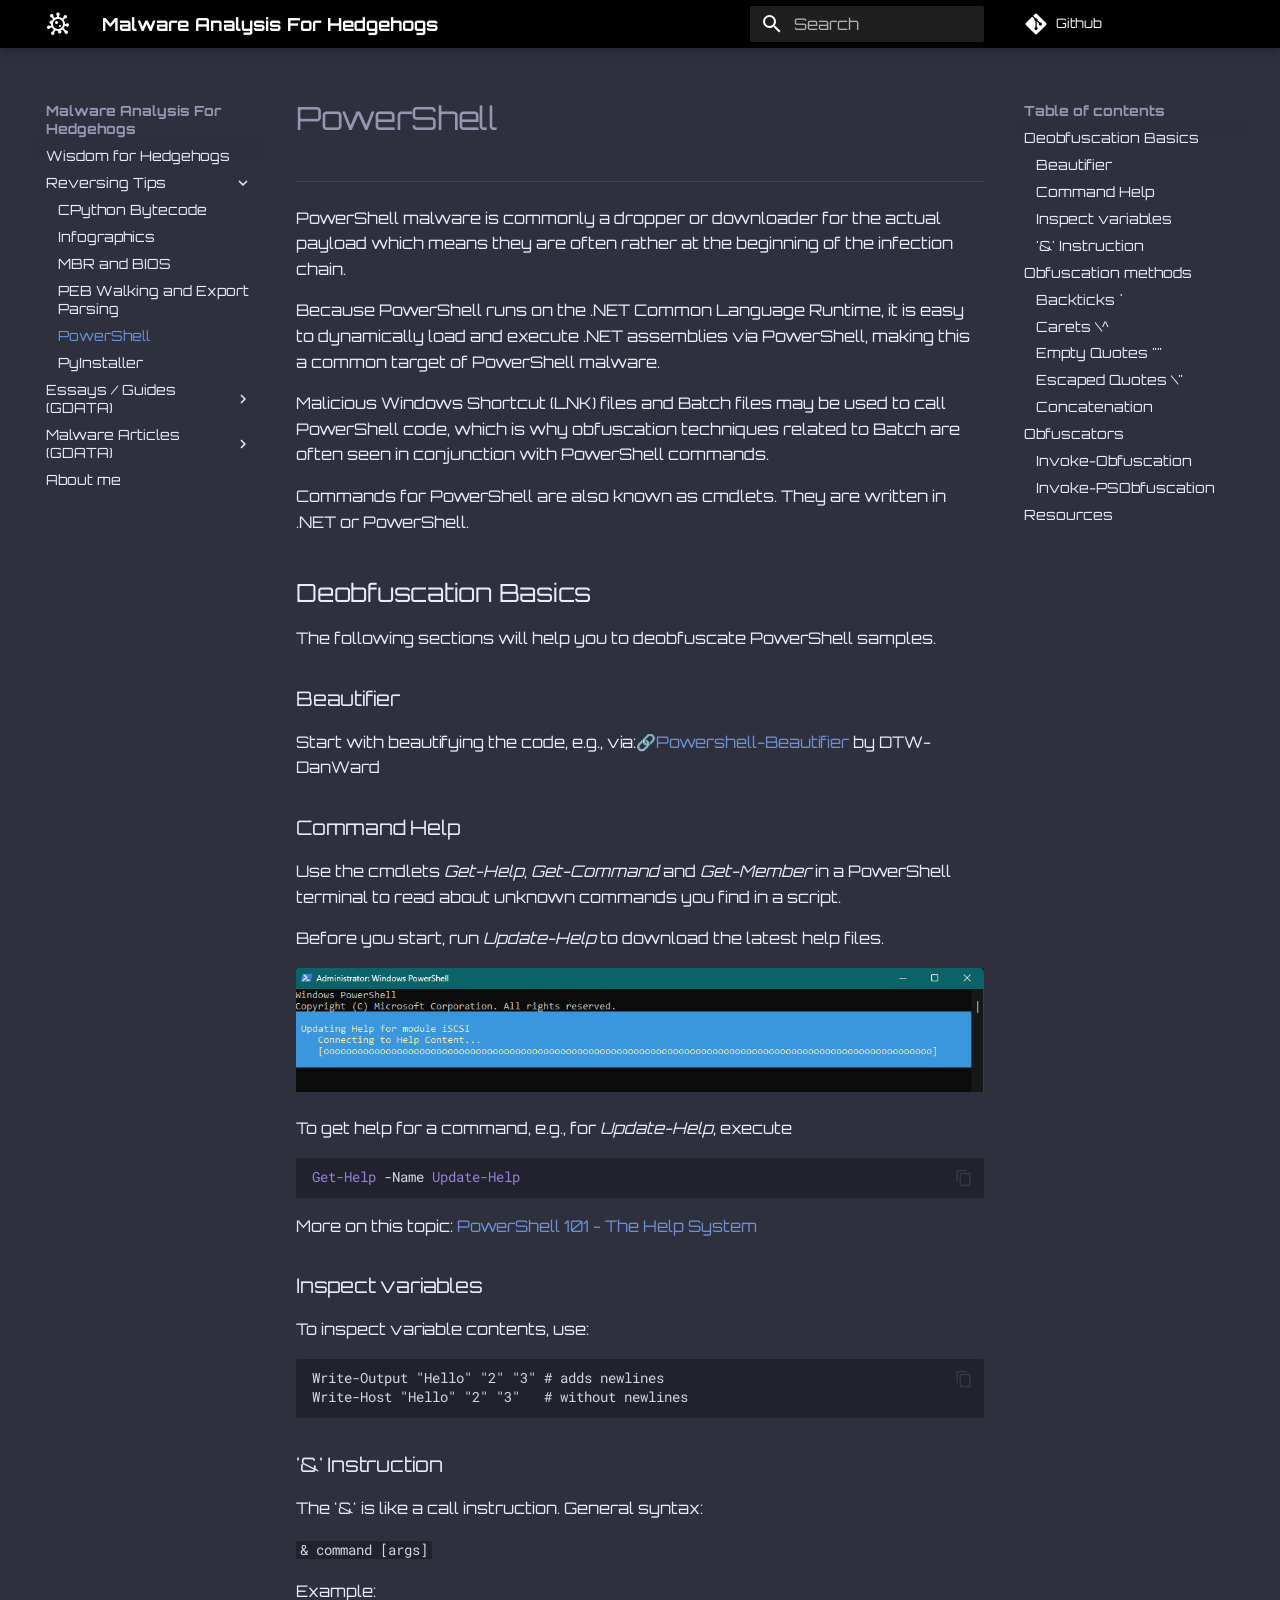
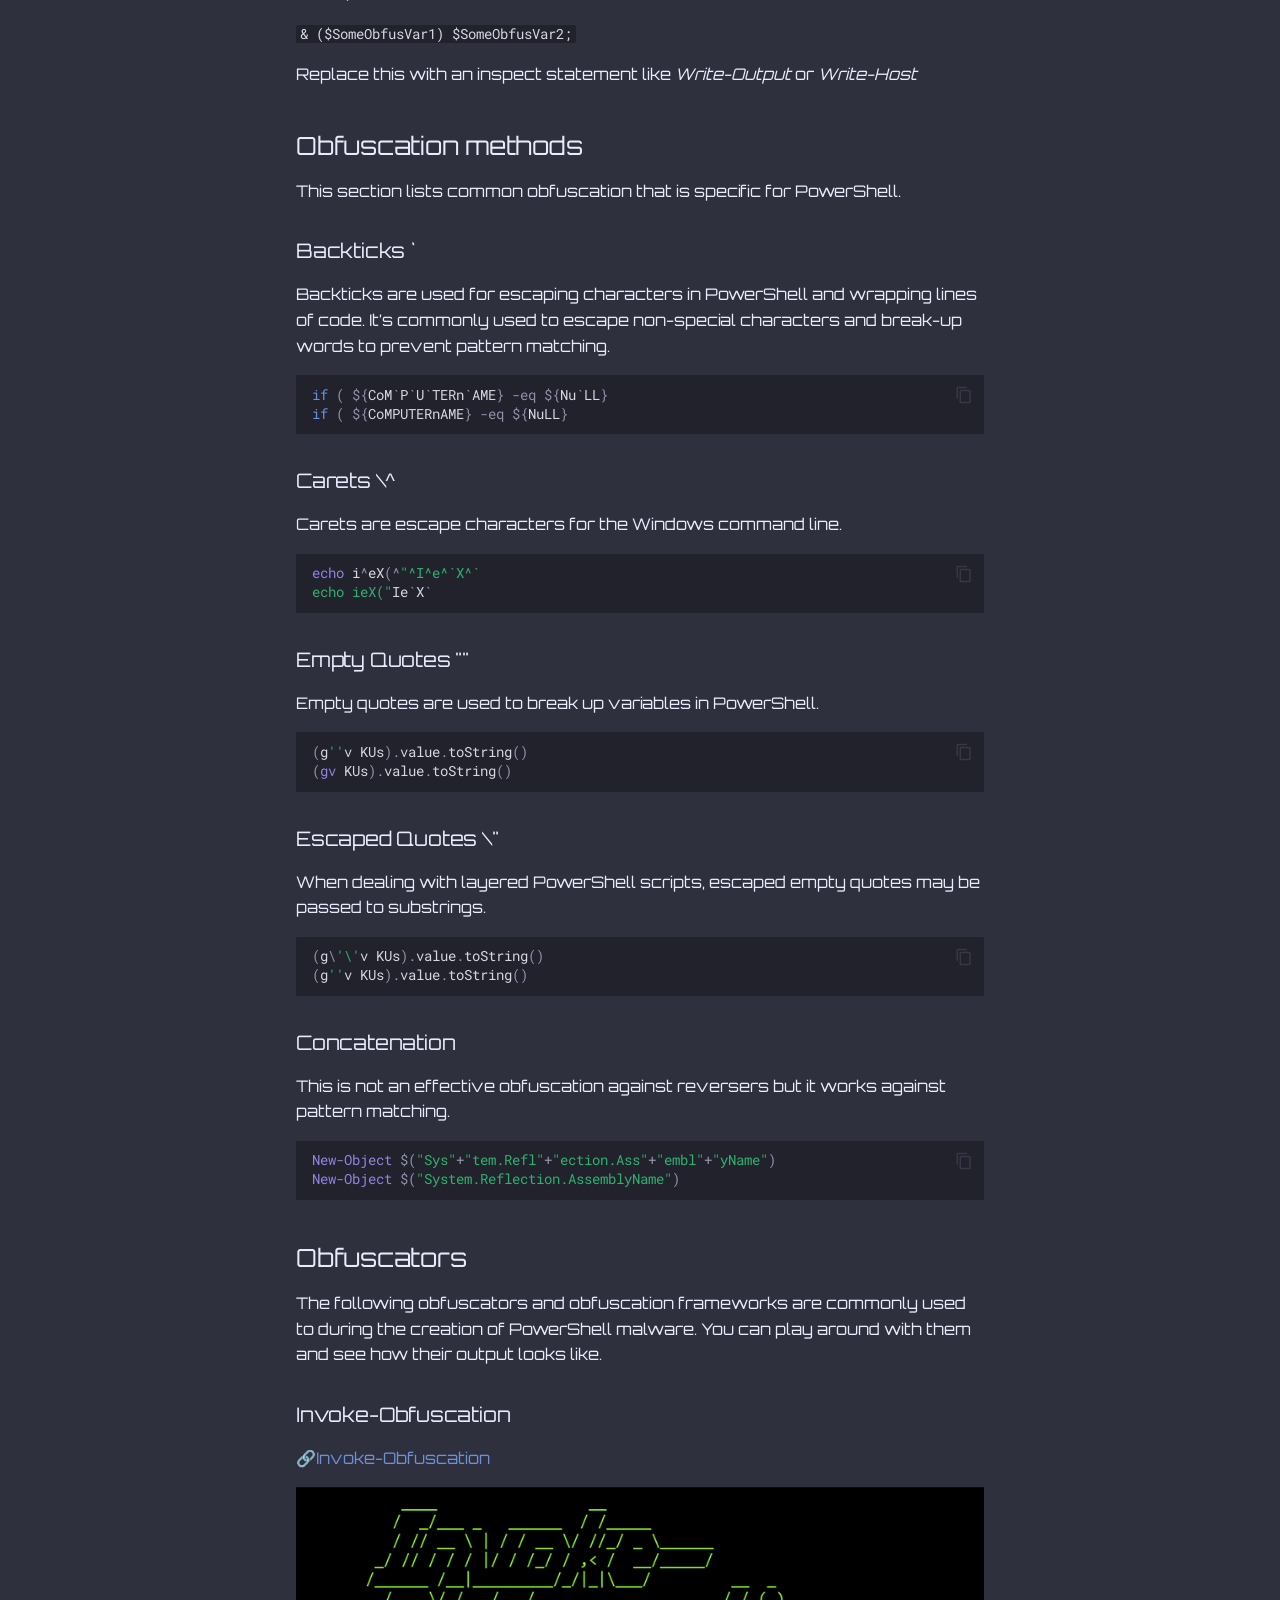
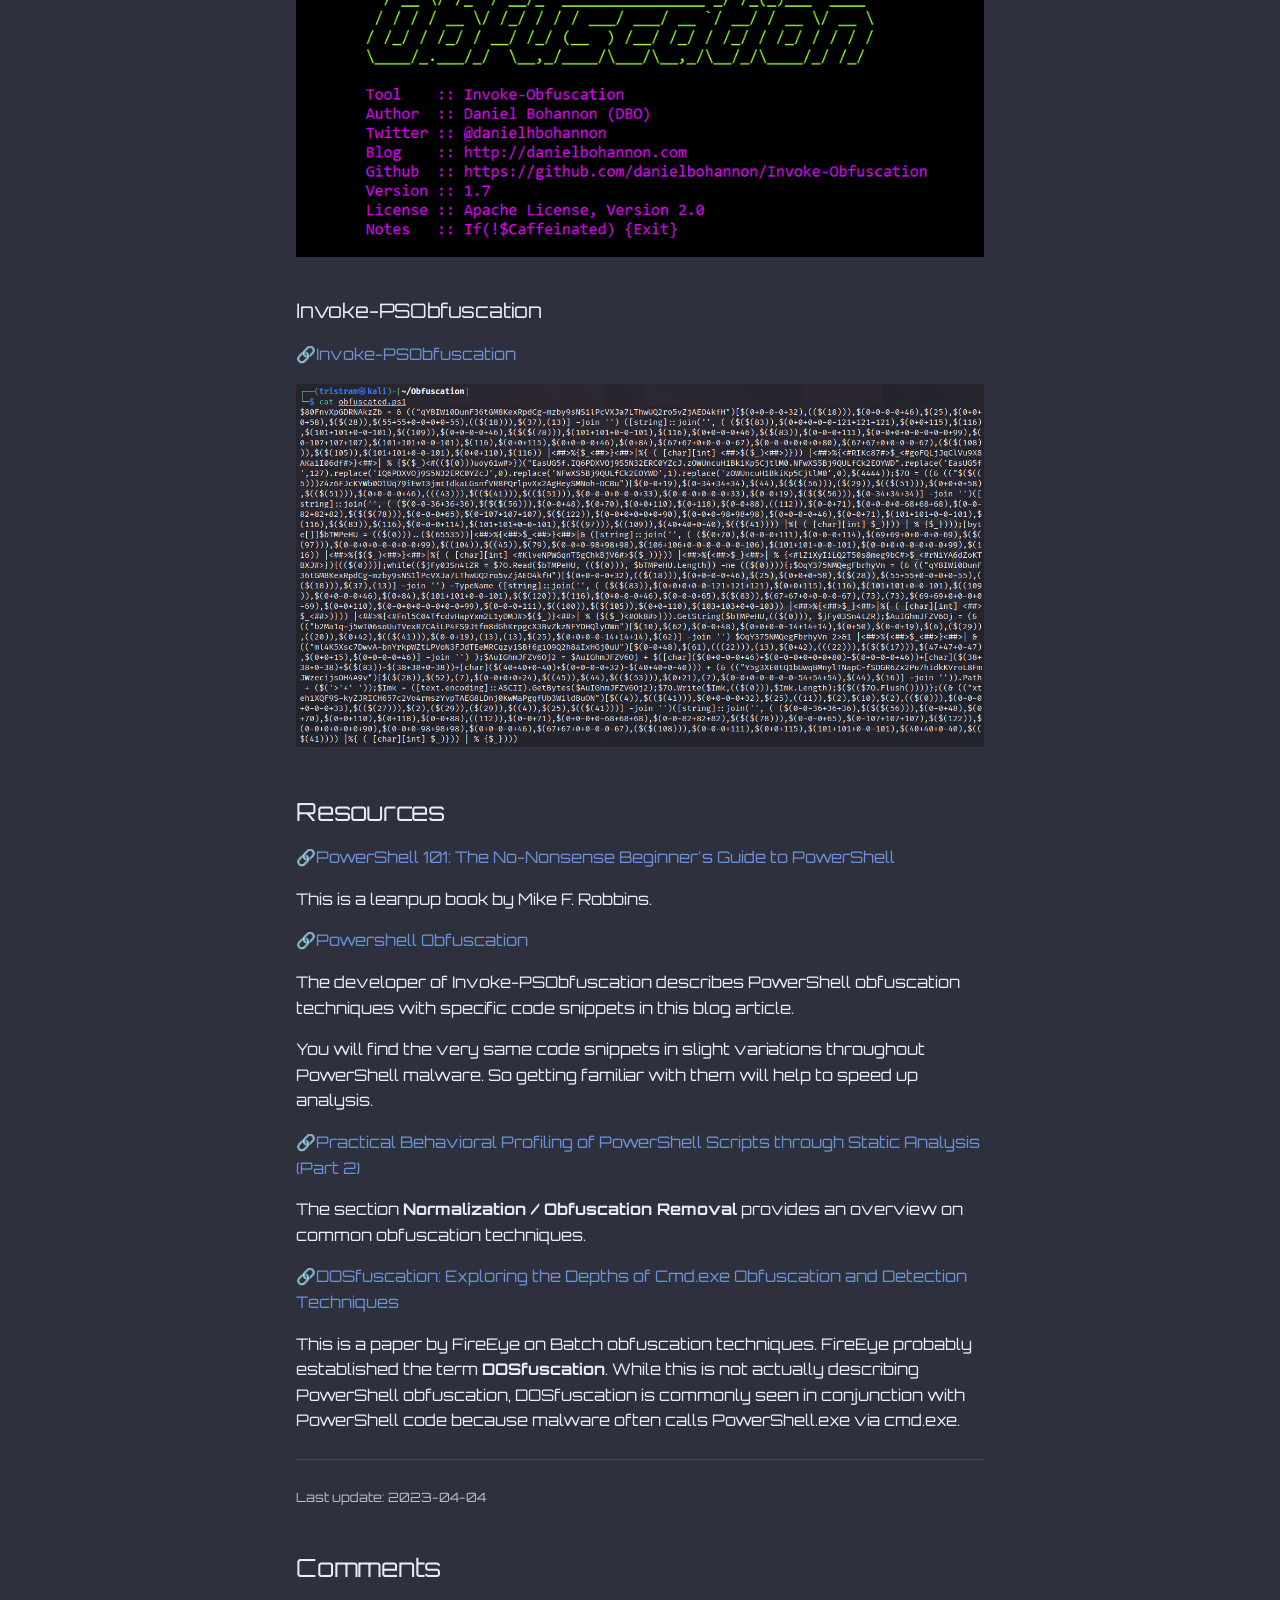
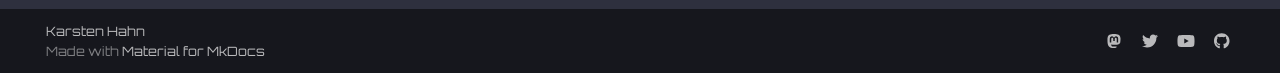
<file: Execution Environments/PowerShell/index.html>
<!DOCTYPE html>

<html class="no-js" lang="en">
<head>
<meta charset="utf-8"/>
<meta content="width=device-width,initial-scale=1" name="viewport"/>
<meta content="Malware analysis blog by struppigel aka Karsten Hahn" name="description"/>
<meta content="Karsten Hahn" name="author"/>
<link href="https://struppigel.github.io/WisdomForHedgehogs/Execution%20Environments/PowerShell/" rel="canonical"/>
<link href="../PEB%20Walking%20and%20Export%20Parsing/" rel="prev"/>
<link href="../PyInstaller/" rel="next"/>
<link href="../../assets/images/favicon.png" rel="icon"/>
<meta content="mkdocs-1.4.2, mkdocs-material-9.1.2" name="generator"/>
<title>PowerShell - Malware Analysis For Hedgehogs</title>
<link href="../../assets/stylesheets/main.7bf56d0a.min.css" rel="stylesheet"/>
<link href="../../assets/stylesheets/palette.a0c5b2b5.min.css" rel="stylesheet"/>
<link crossorigin="" href="https://fonts.gstatic.com" rel="preconnect"/>
<link href="https://fonts.googleapis.com/css?family=orbitron:300,300i,400,400i,700,700i%7CRoboto+Mono:400,400i,700,700i&amp;display=fallback" rel="stylesheet"/>
<style>:root{--md-text-font:"orbitron";--md-code-font:"Roboto Mono"}</style>
<script>__md_scope=new URL("../..",location),__md_hash=e=>[...e].reduce((e,_)=>(e<<5)-e+_.charCodeAt(0),0),__md_get=(e,_=localStorage,t=__md_scope)=>JSON.parse(_.getItem(t.pathname+"."+e)),__md_set=(e,_,t=localStorage,a=__md_scope)=>{try{t.setItem(a.pathname+"."+e,JSON.stringify(_))}catch(e){}}</script>
<link href="../../assets/stylesheets/glightbox.min.css" rel="stylesheet"/><style>
            html.glightbox-open { overflow: initial; height: 100%; }
            .gslide-title { margin-top: 0px; user-select: text; }
            .gslide-desc { color: #666; user-select: text; }
            .gslide-image img { background: white; }
            
                .gscrollbar-fixer { padding-right: 15px; }
                .gdesc-inner { font-size: 0.75rem; }
                body[data-md-color-scheme="slate"] .gdesc-inner { background: var(--md-default-bg-color);}
                body[data-md-color-scheme="slate"] .gslide-title { color: var(--md-default-fg-color);}
                body[data-md-color-scheme="slate"] .gslide-desc { color: var(--md-default-fg-color);}
                </style><script src="../../assets/javascripts/glightbox.min.js"></script></head>
<body data-md-color-accent="yellow" data-md-color-primary="black" data-md-color-scheme="slate" dir="ltr">
<input autocomplete="off" class="md-toggle" data-md-toggle="drawer" id="__drawer" type="checkbox"/>
<input autocomplete="off" class="md-toggle" data-md-toggle="search" id="__search" type="checkbox"/>
<label class="md-overlay" for="__drawer"></label>
<div data-md-component="skip">
<a class="md-skip" href="#deobfuscation-basics">
          Skip to content
        </a>
</div>
<div data-md-component="announce">
</div>
<header class="md-header md-header--shadow" data-md-component="header">
<nav aria-label="Header" class="md-header__inner md-grid">
<a aria-label="Malware Analysis For Hedgehogs" class="md-header__button md-logo" data-md-component="logo" href="../.." title="Malware Analysis For Hedgehogs">
<svg viewbox="0 0 24 24" xmlns="http://www.w3.org/2000/svg"><path d="M12 .5a1.746 1.746 0 0 0-1 3.18v1.4c-.9.13-1.74.42-2.5.86L7.39 4.35c.19-.52.14-1.12-.2-1.6C6.84 2.26 6.3 2 5.75 2c-.35 0-.7.1-1 .32-.79.55-.99 1.64-.43 2.43.34.49.88.75 1.43.75l1.18 1.68c-.43.43-.77.91-1.06 1.44-.2-.08-.41-.12-.62-.12-.45 0-.9.17-1.25.5-.67.7-.67 1.8 0 2.5.29.27.64.42 1 .5 0 .54.07 1.06.18 1.56l-1.31.35c-.31-.26-.71-.41-1.12-.41-.15 0-.31 0-.46.06a1.752 1.752 0 0 0-1.23 2.15C1.27 16.5 2 17 2.75 17c.15 0 .3 0 .46-.06.57-.16 1-.58 1.18-1.1l1.51-.41c.45.79 1.05 1.49 1.75 2.07l-1.1 2c-.55.08-1.05.39-1.34.92a1.749 1.749 0 1 0 3.08 1.66c.28-.52.27-1.12.02-1.61l1.07-1.97c.81.32 1.69.5 2.62.5h.18c-.13.26-.18.56-.18.88.08.92.84 1.62 1.75 1.62h.13c.97-.08 1.69-.92 1.62-1.88-.04-.5-.29-.94-.65-1.23.47-.21.92-.48 1.34-.79l2.34 2.34c-.1.56.06 1.13.47 1.56.35.33.8.5 1.25.5s.9-.17 1.25-.5c.67-.7.67-1.8 0-2.5-.35-.33-.8-.5-1.25-.5-.1 0-.2 0-.31.03l-2.34-2.34c.49-.65.87-1.39 1.11-2.19h1.11A1.746 1.746 0 0 0 23 13a1.746 1.746 0 0 0-3.18-1H19c0-1.57-.5-3-1.4-4.19l1.34-1.34c.11.03.21.03.31.03.45 0 .9-.17 1.25-.5.67-.69.67-1.8 0-2.5-.35-.33-.8-.5-1.25-.5s-.9.17-1.25.5c-.41.43-.57 1-.47 1.56L16.19 6.4c-.92-.69-2-1.15-3.19-1.32v-1.4A1.746 1.746 0 0 0 12 .5M12 17c-2.76 0-5-2.24-5-5s2.24-5 5-5 5 2.24 5 5-2.24 5-5 5m-1.5-8C9.67 9 9 9.67 9 10.5s.67 1.5 1.5 1.5 1.5-.67 1.5-1.5S11.33 9 10.5 9m3.5 4c-.55 0-1 .45-1 1s.45 1 1 1 1-.45 1-1-.45-1-1-1Z"></path></svg>
</a>
<label class="md-header__button md-icon" for="__drawer">
<svg viewbox="0 0 24 24" xmlns="http://www.w3.org/2000/svg"><path d="M3 6h18v2H3V6m0 5h18v2H3v-2m0 5h18v2H3v-2Z"></path></svg>
</label>
<div class="md-header__title" data-md-component="header-title">
<div class="md-header__ellipsis">
<div class="md-header__topic">
<span class="md-ellipsis">
            Malware Analysis For Hedgehogs
          </span>
</div>
<div class="md-header__topic" data-md-component="header-topic">
<span class="md-ellipsis">
            
              PowerShell
            
          </span>
</div>
</div>
</div>
<label class="md-header__button md-icon" for="__search">
<svg viewbox="0 0 24 24" xmlns="http://www.w3.org/2000/svg"><path d="M9.5 3A6.5 6.5 0 0 1 16 9.5c0 1.61-.59 3.09-1.56 4.23l.27.27h.79l5 5-1.5 1.5-5-5v-.79l-.27-.27A6.516 6.516 0 0 1 9.5 16 6.5 6.5 0 0 1 3 9.5 6.5 6.5 0 0 1 9.5 3m0 2C7 5 5 7 5 9.5S7 14 9.5 14 14 12 14 9.5 12 5 9.5 5Z"></path></svg>
</label>
<div class="md-search" data-md-component="search" role="dialog">
<label class="md-search__overlay" for="__search"></label>
<div class="md-search__inner" role="search">
<form class="md-search__form" name="search">
<input aria-label="Search" autocapitalize="off" autocomplete="off" autocorrect="off" class="md-search__input" data-md-component="search-query" name="query" placeholder="Search" required="" spellcheck="false" type="text"/>
<label class="md-search__icon md-icon" for="__search">
<svg viewbox="0 0 24 24" xmlns="http://www.w3.org/2000/svg"><path d="M9.5 3A6.5 6.5 0 0 1 16 9.5c0 1.61-.59 3.09-1.56 4.23l.27.27h.79l5 5-1.5 1.5-5-5v-.79l-.27-.27A6.516 6.516 0 0 1 9.5 16 6.5 6.5 0 0 1 3 9.5 6.5 6.5 0 0 1 9.5 3m0 2C7 5 5 7 5 9.5S7 14 9.5 14 14 12 14 9.5 12 5 9.5 5Z"></path></svg>
<svg viewbox="0 0 24 24" xmlns="http://www.w3.org/2000/svg"><path d="M20 11v2H8l5.5 5.5-1.42 1.42L4.16 12l7.92-7.92L13.5 5.5 8 11h12Z"></path></svg>
</label>
<nav aria-label="Search" class="md-search__options">
<button aria-label="Clear" class="md-search__icon md-icon" tabindex="-1" title="Clear" type="reset">
<svg viewbox="0 0 24 24" xmlns="http://www.w3.org/2000/svg"><path d="M19 6.41 17.59 5 12 10.59 6.41 5 5 6.41 10.59 12 5 17.59 6.41 19 12 13.41 17.59 19 19 17.59 13.41 12 19 6.41Z"></path></svg>
</button>
</nav>
</form>
<div class="md-search__output">
<div class="md-search__scrollwrap" data-md-scrollfix="">
<div class="md-search-result" data-md-component="search-result">
<div class="md-search-result__meta">
            Initializing search
          </div>
<ol class="md-search-result__list" role="presentation"></ol>
</div>
</div>
</div>
</div>
</div>
<div class="md-header__source">
<a class="md-source" data-md-component="source" href="https://github.com/struppigel/WisdomForHedgehogs" title="Go to repository">
<div class="md-source__icon md-icon">
<svg viewbox="0 0 448 512" xmlns="http://www.w3.org/2000/svg"><!--! Font Awesome Free 6.3.0 by @fontawesome - https://fontawesome.com License - https://fontawesome.com/license/free (Icons: CC BY 4.0, Fonts: SIL OFL 1.1, Code: MIT License) Copyright 2023 Fonticons, Inc.--><path d="M439.55 236.05 244 40.45a28.87 28.87 0 0 0-40.81 0l-40.66 40.63 51.52 51.52c27.06-9.14 52.68 16.77 43.39 43.68l49.66 49.66c34.23-11.8 61.18 31 35.47 56.69-26.49 26.49-70.21-2.87-56-37.34L240.22 199v121.85c25.3 12.54 22.26 41.85 9.08 55a34.34 34.34 0 0 1-48.55 0c-17.57-17.6-11.07-46.91 11.25-56v-123c-20.8-8.51-24.6-30.74-18.64-45L142.57 101 8.45 235.14a28.86 28.86 0 0 0 0 40.81l195.61 195.6a28.86 28.86 0 0 0 40.8 0l194.69-194.69a28.86 28.86 0 0 0 0-40.81z"></path></svg>
</div>
<div class="md-source__repository">
    Github
  </div>
</a>
</div>
</nav>
</header>
<div class="md-container" data-md-component="container">
<main class="md-main" data-md-component="main">
<div class="md-main__inner md-grid">
<div class="md-sidebar md-sidebar--primary" data-md-component="sidebar" data-md-type="navigation">
<div class="md-sidebar__scrollwrap">
<div class="md-sidebar__inner">
<nav aria-label="Navigation" class="md-nav md-nav--primary" data-md-level="0">
<label class="md-nav__title" for="__drawer">
<a aria-label="Malware Analysis For Hedgehogs" class="md-nav__button md-logo" data-md-component="logo" href="../.." title="Malware Analysis For Hedgehogs">
<svg viewbox="0 0 24 24" xmlns="http://www.w3.org/2000/svg"><path d="M12 .5a1.746 1.746 0 0 0-1 3.18v1.4c-.9.13-1.74.42-2.5.86L7.39 4.35c.19-.52.14-1.12-.2-1.6C6.84 2.26 6.3 2 5.75 2c-.35 0-.7.1-1 .32-.79.55-.99 1.64-.43 2.43.34.49.88.75 1.43.75l1.18 1.68c-.43.43-.77.91-1.06 1.44-.2-.08-.41-.12-.62-.12-.45 0-.9.17-1.25.5-.67.7-.67 1.8 0 2.5.29.27.64.42 1 .5 0 .54.07 1.06.18 1.56l-1.31.35c-.31-.26-.71-.41-1.12-.41-.15 0-.31 0-.46.06a1.752 1.752 0 0 0-1.23 2.15C1.27 16.5 2 17 2.75 17c.15 0 .3 0 .46-.06.57-.16 1-.58 1.18-1.1l1.51-.41c.45.79 1.05 1.49 1.75 2.07l-1.1 2c-.55.08-1.05.39-1.34.92a1.749 1.749 0 1 0 3.08 1.66c.28-.52.27-1.12.02-1.61l1.07-1.97c.81.32 1.69.5 2.62.5h.18c-.13.26-.18.56-.18.88.08.92.84 1.62 1.75 1.62h.13c.97-.08 1.69-.92 1.62-1.88-.04-.5-.29-.94-.65-1.23.47-.21.92-.48 1.34-.79l2.34 2.34c-.1.56.06 1.13.47 1.56.35.33.8.5 1.25.5s.9-.17 1.25-.5c.67-.7.67-1.8 0-2.5-.35-.33-.8-.5-1.25-.5-.1 0-.2 0-.31.03l-2.34-2.34c.49-.65.87-1.39 1.11-2.19h1.11A1.746 1.746 0 0 0 23 13a1.746 1.746 0 0 0-3.18-1H19c0-1.57-.5-3-1.4-4.19l1.34-1.34c.11.03.21.03.31.03.45 0 .9-.17 1.25-.5.67-.69.67-1.8 0-2.5-.35-.33-.8-.5-1.25-.5s-.9.17-1.25.5c-.41.43-.57 1-.47 1.56L16.19 6.4c-.92-.69-2-1.15-3.19-1.32v-1.4A1.746 1.746 0 0 0 12 .5M12 17c-2.76 0-5-2.24-5-5s2.24-5 5-5 5 2.24 5 5-2.24 5-5 5m-1.5-8C9.67 9 9 9.67 9 10.5s.67 1.5 1.5 1.5 1.5-.67 1.5-1.5S11.33 9 10.5 9m3.5 4c-.55 0-1 .45-1 1s.45 1 1 1 1-.45 1-1-.45-1-1-1Z"></path></svg>
</a>
    Malware Analysis For Hedgehogs
  </label>
<div class="md-nav__source">
<a class="md-source" data-md-component="source" href="https://github.com/struppigel/WisdomForHedgehogs" title="Go to repository">
<div class="md-source__icon md-icon">
<svg viewbox="0 0 448 512" xmlns="http://www.w3.org/2000/svg"><!--! Font Awesome Free 6.3.0 by @fontawesome - https://fontawesome.com License - https://fontawesome.com/license/free (Icons: CC BY 4.0, Fonts: SIL OFL 1.1, Code: MIT License) Copyright 2023 Fonticons, Inc.--><path d="M439.55 236.05 244 40.45a28.87 28.87 0 0 0-40.81 0l-40.66 40.63 51.52 51.52c27.06-9.14 52.68 16.77 43.39 43.68l49.66 49.66c34.23-11.8 61.18 31 35.47 56.69-26.49 26.49-70.21-2.87-56-37.34L240.22 199v121.85c25.3 12.54 22.26 41.85 9.08 55a34.34 34.34 0 0 1-48.55 0c-17.57-17.6-11.07-46.91 11.25-56v-123c-20.8-8.51-24.6-30.74-18.64-45L142.57 101 8.45 235.14a28.86 28.86 0 0 0 0 40.81l195.61 195.6a28.86 28.86 0 0 0 40.8 0l194.69-194.69a28.86 28.86 0 0 0 0-40.81z"></path></svg>
</div>
<div class="md-source__repository">
    Github
  </div>
</a>
</div>
<ul class="md-nav__list" data-md-scrollfix="">
<li class="md-nav__item">
<a class="md-nav__link" href="../..">
        Wisdom for Hedgehogs
      </a>
</li>
<li class="md-nav__item md-nav__item--active md-nav__item--nested">
<input checked="" class="md-nav__toggle md-toggle" id="__nav_2" type="checkbox"/>
<label class="md-nav__link" for="__nav_2" id="__nav_2_label" tabindex="0">
          Reversing Tips
          <span class="md-nav__icon md-icon"></span>
</label>
<nav aria-expanded="true" aria-labelledby="__nav_2_label" class="md-nav" data-md-level="1">
<label class="md-nav__title" for="__nav_2">
<span class="md-nav__icon md-icon"></span>
          Reversing Tips
        </label>
<ul class="md-nav__list" data-md-scrollfix="">
<li class="md-nav__item">
<a class="md-nav__link" href="../CPython%20Bytecode%20Reversing/">
        CPython Bytecode
      </a>
</li>
<li class="md-nav__item">
<a class="md-nav__link" href="../Infographics/">
        Infographics
      </a>
</li>
<li class="md-nav__item">
<a class="md-nav__link" href="../MBR%20and%20BIOS/">
        MBR and BIOS
      </a>
</li>
<li class="md-nav__item">
<a class="md-nav__link" href="../PEB%20Walking%20and%20Export%20Parsing/">
        PEB Walking and Export Parsing
      </a>
</li>
<li class="md-nav__item md-nav__item--active">
<input class="md-nav__toggle md-toggle" id="__toc" type="checkbox"/>
<label class="md-nav__link md-nav__link--active" for="__toc">
          PowerShell
          <span class="md-nav__icon md-icon"></span>
</label>
<a class="md-nav__link md-nav__link--active" href="./">
        PowerShell
      </a>
<nav aria-label="Table of contents" class="md-nav md-nav--secondary">
<label class="md-nav__title" for="__toc">
<span class="md-nav__icon md-icon"></span>
      Table of contents
    </label>
<ul class="md-nav__list" data-md-component="toc" data-md-scrollfix="">
<li class="md-nav__item">
<a class="md-nav__link" href="#deobfuscation-basics">
    Deobfuscation Basics
  </a>
<nav aria-label="Deobfuscation Basics" class="md-nav">
<ul class="md-nav__list">
<li class="md-nav__item">
<a class="md-nav__link" href="#beautifier">
    Beautifier
  </a>
</li>
<li class="md-nav__item">
<a class="md-nav__link" href="#command-help">
    Command Help
  </a>
</li>
<li class="md-nav__item">
<a class="md-nav__link" href="#inspect-variables">
    Inspect variables
  </a>
</li>
<li class="md-nav__item">
<a class="md-nav__link" href="#instruction">
    '&amp;' Instruction
  </a>
</li>
</ul>
</nav>
</li>
<li class="md-nav__item">
<a class="md-nav__link" href="#obfuscation-methods">
    Obfuscation methods
  </a>
<nav aria-label="Obfuscation methods" class="md-nav">
<ul class="md-nav__list">
<li class="md-nav__item">
<a class="md-nav__link" href="#backticks">
    Backticks `
  </a>
</li>
<li class="md-nav__item">
<a class="md-nav__link" href="#carets">
    Carets \^
  </a>
</li>
<li class="md-nav__item">
<a class="md-nav__link" href="#empty-quotes">
    Empty Quotes ""
  </a>
</li>
<li class="md-nav__item">
<a class="md-nav__link" href="#escaped-quotes">
    Escaped Quotes \"
  </a>
</li>
<li class="md-nav__item">
<a class="md-nav__link" href="#concatenation">
    Concatenation
  </a>
</li>
</ul>
</nav>
</li>
<li class="md-nav__item">
<a class="md-nav__link" href="#obfuscators">
    Obfuscators
  </a>
<nav aria-label="Obfuscators" class="md-nav">
<ul class="md-nav__list">
<li class="md-nav__item">
<a class="md-nav__link" href="#invoke-obfuscation">
    Invoke-Obfuscation
  </a>
</li>
<li class="md-nav__item">
<a class="md-nav__link" href="#invoke-psobfuscation">
    Invoke-PSObfuscation
  </a>
</li>
</ul>
</nav>
</li>
<li class="md-nav__item">
<a class="md-nav__link" href="#resources">
    Resources
  </a>
</li>
</ul>
</nav>
</li>
<li class="md-nav__item">
<a class="md-nav__link" href="../PyInstaller/">
        PyInstaller
      </a>
</li>
</ul>
</nav>
</li>
<li class="md-nav__item md-nav__item--nested">
<input class="md-nav__toggle md-toggle" id="__nav_3" type="checkbox"/>
<label class="md-nav__link" for="__nav_3" id="__nav_3_label" tabindex="0">
          Essays / Guides (GDATA)
          <span class="md-nav__icon md-icon"></span>
</label>
<nav aria-expanded="false" aria-labelledby="__nav_3_label" class="md-nav" data-md-level="1">
<label class="md-nav__title" for="__nav_3">
<span class="md-nav__icon md-icon"></span>
          Essays / Guides (GDATA)
        </label>
<ul class="md-nav__list" data-md-scrollfix="">
<li class="md-nav__item">
<a class="md-nav__link" href="https://www.gdatasoftware.com/blog/2022/09/37511-detecting-file-manipulation-in-system-files">
        Identifying file manipulation
      </a>
</li>
<li class="md-nav__item">
<a class="md-nav__link" href="https://www.gdatasoftware.com/blog/2022/01/malware-vaccines">
        Malware vaccines
      </a>
</li>
<li class="md-nav__item">
<a class="md-nav__link" href="https://www.gdatasoftware.com/blog/2021/09/an-overview-of-malware-hashing-algorithms">
        Hashing algorithms
      </a>
</li>
<li class="md-nav__item">
<a class="md-nav__link" href="https://www.gdatasoftware.com/blog/2019/08/35146-taming-the-mess-of-av-detection-names">
        Malware naming - AV detection names
      </a>
</li>
<li class="md-nav__item">
<a class="md-nav__link" href="https://www.gdatasoftware.com/blog/malware-family-naming-hell">
        Malware naming hell
      </a>
</li>
<li class="md-nav__item">
<a class="md-nav__link" href="https://www.gdatasoftware.com/blog/2024/08/37995-malware-sophistication">
        Malware sophistication
      </a>
</li>
<li class="md-nav__item">
<a class="md-nav__link" href="https://www.gdatasoftware.com/blog/2016/11/29289-it-s-educational-on-the-no-1-argument-for-open-source-ransomware">
        Open source ransomware
      </a>
</li>
<li class="md-nav__item">
<a class="md-nav__link" href="https://www.gdatasoftware.com/blog/2019/06/31666-ransomware-identification-for-the-judicious-analyst">
        Ransomware identification
      </a>
</li>
<li class="md-nav__item">
<a class="md-nav__link" href="https://www.gdatasoftware.com/blog/2024/09/38031-sandbox-scores-are-not-an-antivirus-replacement">
        Sandboxes are not an AV
      </a>
</li>
<li class="md-nav__item">
<a class="md-nav__link" href="https://www.gdatasoftware.com/blog/2022/06/37445-malware-detection-is-hard">
        Why malware detection is hard
      </a>
</li>
</ul>
</nav>
</li>
<li class="md-nav__item md-nav__item--nested">
<input class="md-nav__toggle md-toggle" id="__nav_4" type="checkbox"/>
<label class="md-nav__link" for="__nav_4" id="__nav_4_label" tabindex="0">
          Malware Articles (GDATA)
          <span class="md-nav__icon md-icon"></span>
</label>
<nav aria-expanded="false" aria-labelledby="__nav_4_label" class="md-nav" data-md-level="1">
<label class="md-nav__title" for="__nav_4">
<span class="md-nav__icon md-icon"></span>
          Malware Articles (GDATA)
        </label>
<ul class="md-nav__list" data-md-scrollfix="">
<li class="md-nav__item">
<a class="md-nav__link" href="https://www.gdatasoftware.com/blog/2022/02/37239-allcome-clipbanker-is-a-newcomer-in-malware-underground-forums">
        Allcome
      </a>
</li>
<li class="md-nav__item">
<a class="md-nav__link" href="https://www.gdatasoftware.com/blog/2020/11/36459-babax-stealer-rebrands-to-osno-installs-rootkit">
        Babax
      </a>
</li>
<li class="md-nav__item">
<a class="md-nav__link" href="https://www.gdatasoftware.com/blog/2024/06/37947-badspace-backdoor">
        BadSpace
      </a>
</li>
<li class="md-nav__item">
<a class="md-nav__link" href="https://www.gdatasoftware.com/blog/2024/09/38039-bbtok-deobfuscating-net-loader">
        BBTok
      </a>
</li>
<li class="md-nav__item">
<a class="md-nav__link" href="https://www.gdatasoftware.com/blog/2022/01/37236-qr-codes-on-twitter-deliver-malicious-chrome-extension">
        ChromeLoader / Choziosi
      </a>
</li>
<li class="md-nav__item">
<a class="md-nav__link" href="https://www.gdatasoftware.com/blog/2020/02/35802-bitbucket-abused-as-malware-slinger">
        CryptBot
      </a>
</li>
<li class="md-nav__item">
<a class="md-nav__link" href="https://www.gdatasoftware.com/blog/cyrat-ransomware">
        Cyrat
      </a>
</li>
<li class="md-nav__item">
<a class="md-nav__link" href="https://www.gdatasoftware.com/blog/2019/04/31643-garrantydecrypt-ransomware-spyhunter">
        GarrantyDecrypt
      </a>
</li>
<li class="md-nav__item">
<a class="md-nav__link" href="https://www.gdatasoftware.com/blog/2022/03/ginzo-free-malware">
        Ginzo
      </a>
</li>
<li class="md-nav__item">
<a class="md-nav__link" href="https://www.gdatasoftware.com/blog/icerat-evades-antivirus-by-using-jphp">
        IceRAT
      </a>
</li>
<li class="md-nav__item">
<a class="md-nav__link" href="https://www.gdatasoftware.com/blog/microsoft-signed-a-malicious-netfilter-rootkit">
        Netfilter rootkit
      </a>
</li>
<li class="md-nav__item">
<a class="md-nav__link" href="https://www.gdatasoftware.com/blog/netwire-rat-via-pasteee-and-ms-excel">
        NetWireRAT
      </a>
</li>
<li class="md-nav__item">
<a class="md-nav__link" href="https://www.gdatasoftware.com/blog/2024/03/37885-risepro-stealer-campaign-github">
        RisePro
      </a>
</li>
<li class="md-nav__item">
<a class="md-nav__link" href="https://www.gdatasoftware.com/blog/2024/05/37906-gotomeeting-loads-remcos">
        Rust Shellcode Loader
      </a>
</li>
<li class="md-nav__item">
<a class="md-nav__link" href="https://www.gdatasoftware.com/blog/2019/11/35548-new-sectoprat-remote-access-malware-utilizes-second-desktop-to-control-browsers">
        SectopRAT
      </a>
</li>
<li class="md-nav__item">
<a class="md-nav__link" href="https://www.gdatasoftware.com/blog/2017/01/29442-spora-worm-and-ransomware">
        Spora
      </a>
</li>
<li class="md-nav__item">
<a class="md-nav__link" href="https://www.gdatasoftware.com/blog/2021/06/36861-malware-hides-in-steam-profile-images">
        SteamHide
      </a>
</li>
<li class="md-nav__item">
<a class="md-nav__link" href="https://www.gdatasoftware.com/blog/strrat-crimson">
        STRRAT
      </a>
</li>
<li class="md-nav__item">
<a class="md-nav__link" href="https://www.gdatasoftware.com/blog/trat-control-via-smartphone">
        T-RAT 2.0
      </a>
</li>
<li class="md-nav__item">
<a class="md-nav__link" href="https://www.gdatasoftware.com/blog/2020/07/36200-ransomware-tries-to-worm">
        Try2Cry
      </a>
</li>
</ul>
</nav>
</li>
<li class="md-nav__item">
<a class="md-nav__link" href="../../About%20me/">
        About me
      </a>
</li>
</ul>
</nav>
</div>
</div>
</div>
<div class="md-sidebar md-sidebar--secondary" data-md-component="sidebar" data-md-type="toc">
<div class="md-sidebar__scrollwrap">
<div class="md-sidebar__inner">
<nav aria-label="Table of contents" class="md-nav md-nav--secondary">
<label class="md-nav__title" for="__toc">
<span class="md-nav__icon md-icon"></span>
      Table of contents
    </label>
<ul class="md-nav__list" data-md-component="toc" data-md-scrollfix="">
<li class="md-nav__item">
<a class="md-nav__link" href="#deobfuscation-basics">
    Deobfuscation Basics
  </a>
<nav aria-label="Deobfuscation Basics" class="md-nav">
<ul class="md-nav__list">
<li class="md-nav__item">
<a class="md-nav__link" href="#beautifier">
    Beautifier
  </a>
</li>
<li class="md-nav__item">
<a class="md-nav__link" href="#command-help">
    Command Help
  </a>
</li>
<li class="md-nav__item">
<a class="md-nav__link" href="#inspect-variables">
    Inspect variables
  </a>
</li>
<li class="md-nav__item">
<a class="md-nav__link" href="#instruction">
    '&amp;' Instruction
  </a>
</li>
</ul>
</nav>
</li>
<li class="md-nav__item">
<a class="md-nav__link" href="#obfuscation-methods">
    Obfuscation methods
  </a>
<nav aria-label="Obfuscation methods" class="md-nav">
<ul class="md-nav__list">
<li class="md-nav__item">
<a class="md-nav__link" href="#backticks">
    Backticks `
  </a>
</li>
<li class="md-nav__item">
<a class="md-nav__link" href="#carets">
    Carets \^
  </a>
</li>
<li class="md-nav__item">
<a class="md-nav__link" href="#empty-quotes">
    Empty Quotes ""
  </a>
</li>
<li class="md-nav__item">
<a class="md-nav__link" href="#escaped-quotes">
    Escaped Quotes \"
  </a>
</li>
<li class="md-nav__item">
<a class="md-nav__link" href="#concatenation">
    Concatenation
  </a>
</li>
</ul>
</nav>
</li>
<li class="md-nav__item">
<a class="md-nav__link" href="#obfuscators">
    Obfuscators
  </a>
<nav aria-label="Obfuscators" class="md-nav">
<ul class="md-nav__list">
<li class="md-nav__item">
<a class="md-nav__link" href="#invoke-obfuscation">
    Invoke-Obfuscation
  </a>
</li>
<li class="md-nav__item">
<a class="md-nav__link" href="#invoke-psobfuscation">
    Invoke-PSObfuscation
  </a>
</li>
</ul>
</nav>
</li>
<li class="md-nav__item">
<a class="md-nav__link" href="#resources">
    Resources
  </a>
</li>
</ul>
</nav>
</div>
</div>
</div>
<div class="md-content" data-md-component="content">
<article class="md-content__inner md-typeset">
<h1>PowerShell</h1>
<div><hr/>
<p>PowerShell malware is commonly a dropper or downloader for the actual payload which means they are often rather at the beginning of the infection chain. </p>
<p>Because PowerShell runs on the .NET Common Language Runtime, it is easy to dynamically load and execute .NET assemblies via PowerShell, making this a common target of PowerShell malware.</p>
<p>Malicious Windows Shortcut (LNK) files and Batch files may be used to call PowerShell code, which is why obfuscation techniques related to Batch are often seen in conjunction with PowerShell commands.</p>
<p>Commands for PowerShell are also known as cmdlets. They are written in .NET or PowerShell.</p>
<h2 id="deobfuscation-basics">Deobfuscation Basics</h2>
<p>The following sections will help you to deobfuscate PowerShell samples.</p>
<h3 id="beautifier">Beautifier</h3>
<p>Start with beautifying the code, e.g., via:🔗<a href="https://github.com/DTW-DanWard/PowerShell-Beautifier">Powershell-Beautifier</a> by DTW-DanWard</p>
<h3 id="command-help">Command Help</h3>
<p>Use the cmdlets <em>Get-Help</em>, <em>Get-Command</em> and <em>Get-Member</em> in a PowerShell terminal to read about unknown commands you find in a script.</p>
<p>Before you start, run <em>Update-Help</em> to download the latest help files. </p>
<p><a class="glightbox" data-desc-position="bottom" data-height="auto" data-type="image" data-width="100%" href="../images/updatehelpcommand_posh.png"><img alt="Update help command" src="../images/updatehelpcommand_posh.png"/></a></p>
<p>To get help for a command, e.g., for <em>Update-Help</em>, execute</p>
<div class="language-powershell highlight"><pre><span></span><code><span id="__span-0-1"><a href="#__codelineno-0-1" id="__codelineno-0-1" name="__codelineno-0-1"></a><span class="nb">Get-Help</span> <span class="n">-Name</span> <span class="nb">Update-Help</span>
</span></code></pre></div>
<p>More on this topic: <a href="https://learn.microsoft.com/en-us/powershell/scripting/learn/ps101/02-help-system?view=powershell-7.3">PowerShell 101 - The Help System</a></p>
<h3 id="inspect-variables">Inspect variables</h3>
<p>To inspect variable contents, use:</p>
<div class="language-text highlight"><pre><span></span><code><span id="__span-1-1"><a href="#__codelineno-1-1" id="__codelineno-1-1" name="__codelineno-1-1"></a>Write-Output "Hello" "2" "3" # adds newlines
</span><span id="__span-1-2"><a href="#__codelineno-1-2" id="__codelineno-1-2" name="__codelineno-1-2"></a>Write-Host "Hello" "2" "3"   # without newlines
</span></code></pre></div>
<h3 id="instruction">'&amp;' Instruction</h3>
<p>The '&amp;' is like a call instruction. General syntax: </p>
<p><code>&amp; command [args]</code></p>
<p>Example:</p>
<p><code>&amp; ($SomeObfusVar1) $SomeObfusVar2;</code></p>
<p>Replace this with an inspect statement like <em>Write-Output</em> or <em>Write-Host</em></p>
<h2 id="obfuscation-methods">Obfuscation methods</h2>
<p>This section lists common obfuscation that is specific for PowerShell.</p>
<h3 id="backticks">Backticks `</h3>
<p>Backticks are used for escaping characters in PowerShell and wrapping lines of code. It’s commonly used to escape non-special characters and break-up words to prevent pattern matching.</p>
<div class="language-powershell highlight"><pre><span></span><code><span id="__span-2-1"><a href="#__codelineno-2-1" id="__codelineno-2-1" name="__codelineno-2-1"></a><span class="k">if</span> <span class="p">(</span> <span class="p">${</span><span class="n">CoM</span><span class="p">`</span><span class="n">P</span><span class="p">`</span><span class="n">U</span><span class="p">`</span><span class="n">TERn</span><span class="p">`</span><span class="n">AME</span><span class="p">}</span> <span class="o">-eq</span> <span class="p">${</span><span class="n">Nu</span><span class="p">`</span><span class="n">LL</span><span class="p">}</span>
</span><span id="__span-2-2"><a href="#__codelineno-2-2" id="__codelineno-2-2" name="__codelineno-2-2"></a><span class="k">if</span> <span class="p">(</span> <span class="p">${</span><span class="n">CoMPUTERnAME</span><span class="p">}</span> <span class="o">-eq</span> <span class="p">${</span><span class="n">NuLL</span><span class="p">}</span>
</span></code></pre></div>
<h3 id="carets">Carets \^</h3>
<p>Carets are escape characters for the Windows command line.</p>
<div class="language-powershell highlight"><pre><span></span><code><span id="__span-3-1"><a href="#__codelineno-3-1" id="__codelineno-3-1" name="__codelineno-3-1"></a><span class="nb">echo </span><span class="n">i</span><span class="p">^</span><span class="n">eX</span><span class="p">(^</span><span class="s2">"^I^e^`X^`</span>
</span><span id="__span-3-2"><a href="#__codelineno-3-2" id="__codelineno-3-2" name="__codelineno-3-2"></a><span class="s2">echo ieX("</span><span class="n">Ie</span><span class="p">`</span><span class="n">X</span><span class="p">`</span>
</span></code></pre></div>
<h3 id="empty-quotes">Empty Quotes ""</h3>
<p>Empty quotes are used to break up variables in PowerShell. </p>
<div class="language-powershell highlight"><pre><span></span><code><span id="__span-4-1"><a href="#__codelineno-4-1" id="__codelineno-4-1" name="__codelineno-4-1"></a><span class="p">(</span><span class="n">g</span><span class="s1">''</span><span class="n">v</span> <span class="n">KUs</span><span class="p">).</span><span class="n">value</span><span class="p">.</span><span class="n">toString</span><span class="p">()</span>
</span><span id="__span-4-2"><a href="#__codelineno-4-2" id="__codelineno-4-2" name="__codelineno-4-2"></a><span class="p">(</span><span class="nb">gv </span><span class="n">KUs</span><span class="p">).</span><span class="n">value</span><span class="p">.</span><span class="n">toString</span><span class="p">()</span>
</span></code></pre></div>
<h3 id="escaped-quotes">Escaped Quotes \"</h3>
<p>When dealing with layered PowerShell scripts, escaped empty quotes may be passed to substrings.</p>
<div class="language-powershell highlight"><pre><span></span><code><span id="__span-5-1"><a href="#__codelineno-5-1" id="__codelineno-5-1" name="__codelineno-5-1"></a><span class="p">(</span><span class="n">g</span><span class="p">\</span><span class="s1">'\'</span><span class="n">v</span> <span class="n">KUs</span><span class="p">).</span><span class="n">value</span><span class="p">.</span><span class="n">toString</span><span class="p">()</span>
</span><span id="__span-5-2"><a href="#__codelineno-5-2" id="__codelineno-5-2" name="__codelineno-5-2"></a><span class="p">(</span><span class="n">g</span><span class="s1">''</span><span class="n">v</span> <span class="n">KUs</span><span class="p">).</span><span class="n">value</span><span class="p">.</span><span class="n">toString</span><span class="p">()</span>
</span></code></pre></div>
<h3 id="concatenation">Concatenation</h3>
<p>This is not an effective obfuscation against reversers but it works against pattern matching.</p>
<div class="language-powershell highlight"><pre><span></span><code><span id="__span-6-1"><a href="#__codelineno-6-1" id="__codelineno-6-1" name="__codelineno-6-1"></a><span class="nb">New-Object</span> <span class="p">$(</span><span class="s2">"Sys"</span><span class="p">+</span><span class="s2">"tem.Refl"</span><span class="p">+</span><span class="s2">"ection.Ass"</span><span class="p">+</span><span class="s2">"embl"</span><span class="p">+</span><span class="s2">"yName"</span><span class="p">)</span>
</span><span id="__span-6-2"><a href="#__codelineno-6-2" id="__codelineno-6-2" name="__codelineno-6-2"></a><span class="nb">New-Object</span> <span class="p">$(</span><span class="s2">"System.Reflection.AssemblyName"</span><span class="p">)</span>
</span></code></pre></div>
<h2 id="obfuscators">Obfuscators</h2>
<p>The following obfuscators and obfuscation frameworks are commonly used to during the creation of PowerShell malware. You can play around with them and see how their output looks like.</p>
<h3 id="invoke-obfuscation">Invoke-Obfuscation</h3>
<p>🔗<a href="https://github.com/danielbohannon/Invoke-Obfuscation">Invoke-Obfuscation</a></p>
<p><a class="glightbox" data-desc-position="bottom" data-height="auto" data-type="image" data-width="100%" href="../images/invokeObfuscation.png"><img alt="Invoke Obfuscation screenshot" src="../images/invokeObfuscation.png"/></a></p>
<h3 id="invoke-psobfuscation">Invoke-PSObfuscation</h3>
<p>🔗<a href="https://github.com/gh0x0st/Invoke-PSObfuscation">Invoke-PSObfuscation</a></p>
<p><a class="glightbox" data-desc-position="bottom" data-height="auto" data-type="image" data-width="100%" href="../images/0bFu5c4t3d.jpg"><img alt="Invoke-PSOBfuscation obfuscation example" src="../images/0bFu5c4t3d.jpg"/></a></p>
<h2 id="resources">Resources</h2>
<p>🔗<a href="https://leanpub.com/powershell101">PowerShell 101: The No-Nonsense Beginner's Guide to PowerShell</a></p>
<p>This is a leanpup book by Mike F. Robbins.</p>
<p>🔗<a href="https://www.offsec.com/offsec/powershell-obfuscation/">Powershell Obfuscation</a></p>
<p>The developer of Invoke-PSObfuscation describes PowerShell obfuscation techniques with specific code snippets in this blog article.</p>
<p>You will find the very same code snippets in slight variations throughout PowerShell malware. So getting familiar with them will help to speed up analysis.</p>
<p>🔗<a href="https://unit42.paloaltonetworks.com/practical-behavioral-profiling-of-powershell-scripts-through-static-analysis-part-2/">Practical Behavioral Profiling of PowerShell Scripts through Static Analysis (Part 2)</a></p>
<p>The section <strong>Normalization / Obfuscation Removal</strong> provides an overview on common obfuscation techniques.</p>
<p>🔗<a href="https://i.blackhat.com/briefings/asia/2018/asia-18-bohannon-invoke_dosfuscation_techniques_for_fin_style_dos_level_cmd_obfuscation-wp.pdf">DOSfuscation: Exploring the Depths of Cmd.exe Obfuscation and Detection Techniques</a></p>
<p>This is a paper by FireEye on Batch obfuscation techniques. FireEye probably established the term <strong>DOSfuscation</strong>. While this is not actually describing PowerShell obfuscation, DOSfuscation is commonly seen in conjunction with PowerShell code because malware often calls PowerShell.exe via cmd.exe.</p></div>
<hr/>
<div class="md-source-file">
<small>
    
      Last update:
      2023-04-04
    
  </small>
</div>
<h2 id="__comments">Comments</h2>
<script async="" crossorigin="anonymous" data-category="General" data-category-id="DIC_kwDOJEee5M4CUzl7" data-emit-metadata="0" data-input-position="top" data-lang="en" data-mapping="pathname" data-reactions-enabled="1" data-repo="struppigel/WisdomForHedgehogs" data-repo-id="R_kgDOJEee5A" data-strict="0" data-theme="dark" src="https://giscus.app/client.js">
</script>
<script>
    var giscus = document.querySelector("script[src*=giscus]")

    /* Set palette on initial load */
    var palette = __md_get("__palette")
    if (palette && typeof palette.color === "object") {
      var theme = palette.color.scheme === "slate" ? "dark" : "light"
      giscus.setAttribute("data-theme", theme) 


    }

    /* Register event handlers after documented loaded */
    document.addEventListener("DOMContentLoaded", function() {
      var ref = document.querySelector("[data-md-component=palette]")
      ref.addEventListener("change", function() {
        var palette = __md_get("__palette")
        if (palette && typeof palette.color === "object") {
          var theme = palette.color.scheme === "slate" ? "dark" : "light"

          /* Instruct Giscus to change theme */
          var frame = document.querySelector(".giscus-frame")
          frame.contentWindow.postMessage(
            { giscus: { setConfig: { theme } } },
            "https://giscus.app"
          )
        }
      })
    })
  </script>
</article>
</div>
</div>
</main>
<footer class="md-footer">
<div class="md-footer-meta md-typeset">
<div class="md-footer-meta__inner md-grid">
<div class="md-copyright">
<div class="md-copyright__highlight">
      Karsten Hahn
    </div>
  
  
    Made with
    <a href="https://squidfunk.github.io/mkdocs-material/" rel="noopener" target="_blank">
      Material for MkDocs
    </a>
</div>
<div class="md-social">
<a class="md-social__link" href="https://infosec.exchange/@struppigel" rel="noopener me" target="_blank" title="infosec.exchange">
<svg viewbox="0 0 448 512" xmlns="http://www.w3.org/2000/svg"><!--! Font Awesome Free 6.3.0 by @fontawesome - https://fontawesome.com License - https://fontawesome.com/license/free (Icons: CC BY 4.0, Fonts: SIL OFL 1.1, Code: MIT License) Copyright 2023 Fonticons, Inc.--><path d="M433 179.11c0-97.2-63.71-125.7-63.71-125.7-62.52-28.7-228.56-28.4-290.48 0 0 0-63.72 28.5-63.72 125.7 0 115.7-6.6 259.4 105.63 289.1 40.51 10.7 75.32 13 103.33 11.4 50.81-2.8 79.32-18.1 79.32-18.1l-1.7-36.9s-36.31 11.4-77.12 10.1c-40.41-1.4-83-4.4-89.63-54a102.54 102.54 0 0 1-.9-13.9c85.63 20.9 158.65 9.1 178.75 6.7 56.12-6.7 105-41.3 111.23-72.9 9.8-49.8 9-121.5 9-121.5zm-75.12 125.2h-46.63v-114.2c0-49.7-64-51.6-64 6.9v62.5h-46.33V197c0-58.5-64-56.6-64-6.9v114.2H90.19c0-122.1-5.2-147.9 18.41-175 25.9-28.9 79.82-30.8 103.83 6.1l11.6 19.5 11.6-19.5c24.11-37.1 78.12-34.8 103.83-6.1 23.71 27.3 18.4 53 18.4 175z"></path></svg>
</a>
<a class="md-social__link" href="https://twitter.com/struppigel" rel="noopener" target="_blank" title="twitter.com">
<svg viewbox="0 0 512 512" xmlns="http://www.w3.org/2000/svg"><!--! Font Awesome Free 6.3.0 by @fontawesome - https://fontawesome.com License - https://fontawesome.com/license/free (Icons: CC BY 4.0, Fonts: SIL OFL 1.1, Code: MIT License) Copyright 2023 Fonticons, Inc.--><path d="M459.37 151.716c.325 4.548.325 9.097.325 13.645 0 138.72-105.583 298.558-298.558 298.558-59.452 0-114.68-17.219-161.137-47.106 8.447.974 16.568 1.299 25.34 1.299 49.055 0 94.213-16.568 130.274-44.832-46.132-.975-84.792-31.188-98.112-72.772 6.498.974 12.995 1.624 19.818 1.624 9.421 0 18.843-1.3 27.614-3.573-48.081-9.747-84.143-51.98-84.143-102.985v-1.299c13.969 7.797 30.214 12.67 47.431 13.319-28.264-18.843-46.781-51.005-46.781-87.391 0-19.492 5.197-37.36 14.294-52.954 51.655 63.675 129.3 105.258 216.365 109.807-1.624-7.797-2.599-15.918-2.599-24.04 0-57.828 46.782-104.934 104.934-104.934 30.213 0 57.502 12.67 76.67 33.137 23.715-4.548 46.456-13.32 66.599-25.34-7.798 24.366-24.366 44.833-46.132 57.827 21.117-2.273 41.584-8.122 60.426-16.243-14.292 20.791-32.161 39.308-52.628 54.253z"></path></svg>
</a>
<a class="md-social__link" href="https://www.youtube.com/@MalwareAnalysisForHedgehogs" rel="noopener" target="_blank" title="www.youtube.com">
<svg viewbox="0 0 576 512" xmlns="http://www.w3.org/2000/svg"><!--! Font Awesome Free 6.3.0 by @fontawesome - https://fontawesome.com License - https://fontawesome.com/license/free (Icons: CC BY 4.0, Fonts: SIL OFL 1.1, Code: MIT License) Copyright 2023 Fonticons, Inc.--><path d="M549.655 124.083c-6.281-23.65-24.787-42.276-48.284-48.597C458.781 64 288 64 288 64S117.22 64 74.629 75.486c-23.497 6.322-42.003 24.947-48.284 48.597-11.412 42.867-11.412 132.305-11.412 132.305s0 89.438 11.412 132.305c6.281 23.65 24.787 41.5 48.284 47.821C117.22 448 288 448 288 448s170.78 0 213.371-11.486c23.497-6.321 42.003-24.171 48.284-47.821 11.412-42.867 11.412-132.305 11.412-132.305s0-89.438-11.412-132.305zm-317.51 213.508V175.185l142.739 81.205-142.739 81.201z"></path></svg>
</a>
<a class="md-social__link" href="https://github.com/struppigel" rel="noopener" target="_blank" title="github.com">
<svg viewbox="0 0 496 512" xmlns="http://www.w3.org/2000/svg"><!--! Font Awesome Free 6.3.0 by @fontawesome - https://fontawesome.com License - https://fontawesome.com/license/free (Icons: CC BY 4.0, Fonts: SIL OFL 1.1, Code: MIT License) Copyright 2023 Fonticons, Inc.--><path d="M165.9 397.4c0 2-2.3 3.6-5.2 3.6-3.3.3-5.6-1.3-5.6-3.6 0-2 2.3-3.6 5.2-3.6 3-.3 5.6 1.3 5.6 3.6zm-31.1-4.5c-.7 2 1.3 4.3 4.3 4.9 2.6 1 5.6 0 6.2-2s-1.3-4.3-4.3-5.2c-2.6-.7-5.5.3-6.2 2.3zm44.2-1.7c-2.9.7-4.9 2.6-4.6 4.9.3 2 2.9 3.3 5.9 2.6 2.9-.7 4.9-2.6 4.6-4.6-.3-1.9-3-3.2-5.9-2.9zM244.8 8C106.1 8 0 113.3 0 252c0 110.9 69.8 205.8 169.5 239.2 12.8 2.3 17.3-5.6 17.3-12.1 0-6.2-.3-40.4-.3-61.4 0 0-70 15-84.7-29.8 0 0-11.4-29.1-27.8-36.6 0 0-22.9-15.7 1.6-15.4 0 0 24.9 2 38.6 25.8 21.9 38.6 58.6 27.5 72.9 20.9 2.3-16 8.8-27.1 16-33.7-55.9-6.2-112.3-14.3-112.3-110.5 0-27.5 7.6-41.3 23.6-58.9-2.6-6.5-11.1-33.3 2.6-67.9 20.9-6.5 69 27 69 27 20-5.6 41.5-8.5 62.8-8.5s42.8 2.9 62.8 8.5c0 0 48.1-33.6 69-27 13.7 34.7 5.2 61.4 2.6 67.9 16 17.7 25.8 31.5 25.8 58.9 0 96.5-58.9 104.2-114.8 110.5 9.2 7.9 17 22.9 17 46.4 0 33.7-.3 75.4-.3 83.6 0 6.5 4.6 14.4 17.3 12.1C428.2 457.8 496 362.9 496 252 496 113.3 383.5 8 244.8 8zM97.2 352.9c-1.3 1-1 3.3.7 5.2 1.6 1.6 3.9 2.3 5.2 1 1.3-1 1-3.3-.7-5.2-1.6-1.6-3.9-2.3-5.2-1zm-10.8-8.1c-.7 1.3.3 2.9 2.3 3.9 1.6 1 3.6.7 4.3-.7.7-1.3-.3-2.9-2.3-3.9-2-.6-3.6-.3-4.3.7zm32.4 35.6c-1.6 1.3-1 4.3 1.3 6.2 2.3 2.3 5.2 2.6 6.5 1 1.3-1.3.7-4.3-1.3-6.2-2.2-2.3-5.2-2.6-6.5-1zm-11.4-14.7c-1.6 1-1.6 3.6 0 5.9 1.6 2.3 4.3 3.3 5.6 2.3 1.6-1.3 1.6-3.9 0-6.2-1.4-2.3-4-3.3-5.6-2z"></path></svg>
</a>
</div>
</div>
</div>
</footer>
</div>
<div class="md-dialog" data-md-component="dialog">
<div class="md-dialog__inner md-typeset"></div>
</div>
<script id="__config" type="application/json">{"base": "../..", "features": ["content.code.copy"], "search": "../../assets/javascripts/workers/search.208ed371.min.js", "translations": {"clipboard.copied": "Copied to clipboard", "clipboard.copy": "Copy to clipboard", "search.result.more.one": "1 more on this page", "search.result.more.other": "# more on this page", "search.result.none": "No matching documents", "search.result.one": "1 matching document", "search.result.other": "# matching documents", "search.result.placeholder": "Type to start searching", "search.result.term.missing": "Missing", "select.version": "Select version"}}</script>
<script src="../../assets/javascripts/bundle.fc8c2696.min.js"></script>
<script>document$.subscribe(() => {const lightbox = GLightbox({"touchNavigation": true, "loop": false, "zoomable": true, "draggable": true, "openEffect": "zoom", "closeEffect": "zoom", "slideEffect": "slide"});})</script></body>
</html>
</file>
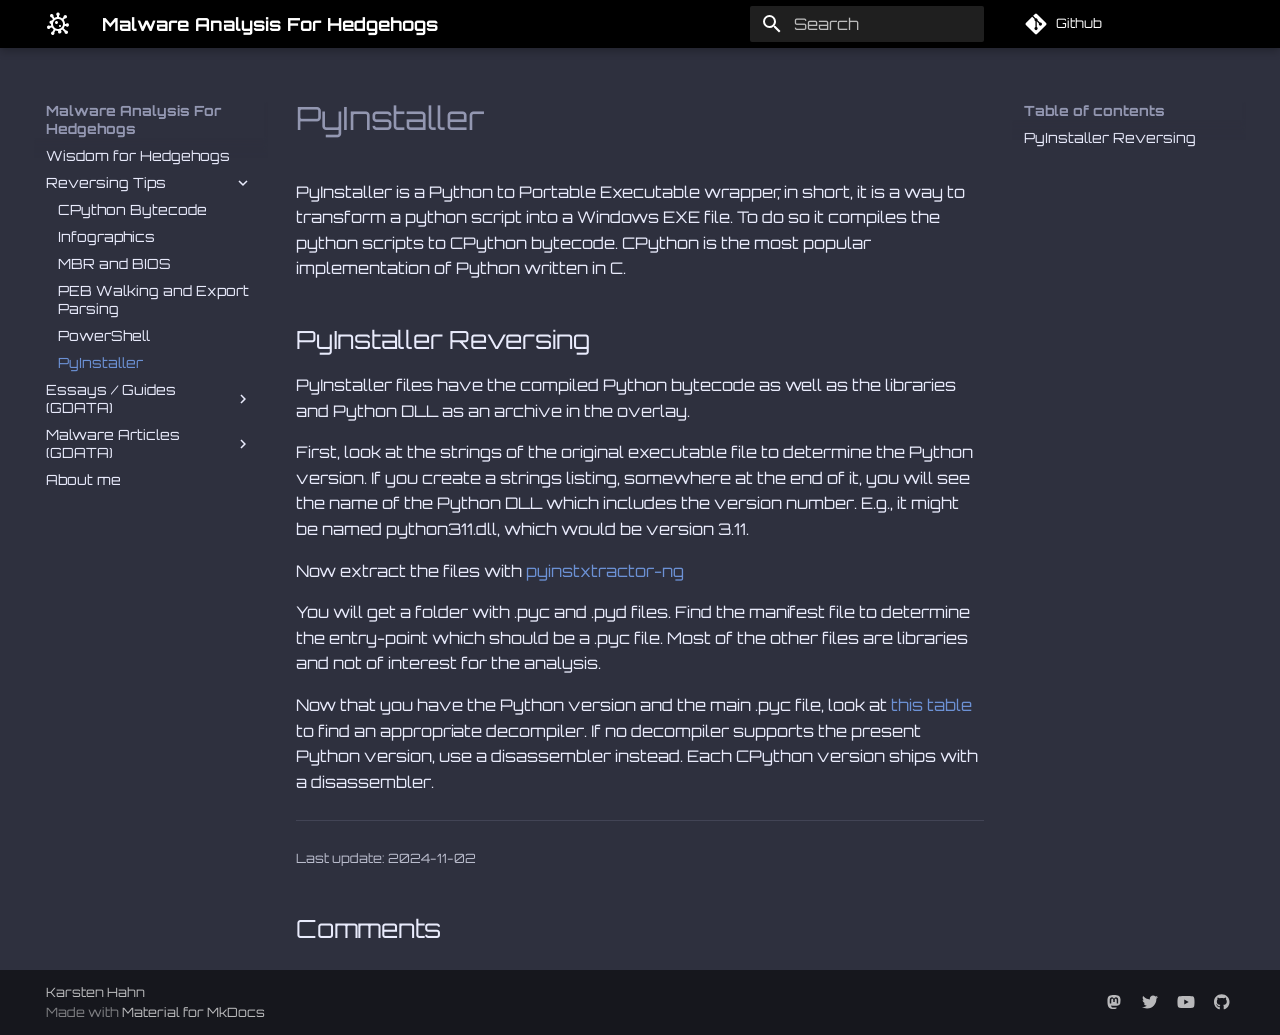
<file: Execution Environments/PyInstaller/index.html>
<!DOCTYPE html>

<html class="no-js" lang="en">
<head>
<meta charset="utf-8"/>
<meta content="width=device-width,initial-scale=1" name="viewport"/>
<meta content="Malware analysis blog by struppigel aka Karsten Hahn" name="description"/>
<meta content="Karsten Hahn" name="author"/>
<link href="https://struppigel.github.io/WisdomForHedgehogs/Execution%20Environments/PyInstaller/" rel="canonical"/>
<link href="../PowerShell/" rel="prev"/>
<link href="../../About%20me/" rel="next"/>
<link href="../../assets/images/favicon.png" rel="icon"/>
<meta content="mkdocs-1.4.2, mkdocs-material-9.1.2" name="generator"/>
<title>PyInstaller - Malware Analysis For Hedgehogs</title>
<link href="../../assets/stylesheets/main.7bf56d0a.min.css" rel="stylesheet"/>
<link href="../../assets/stylesheets/palette.a0c5b2b5.min.css" rel="stylesheet"/>
<link crossorigin="" href="https://fonts.gstatic.com" rel="preconnect"/>
<link href="https://fonts.googleapis.com/css?family=orbitron:300,300i,400,400i,700,700i%7CRoboto+Mono:400,400i,700,700i&amp;display=fallback" rel="stylesheet"/>
<style>:root{--md-text-font:"orbitron";--md-code-font:"Roboto Mono"}</style>
<script>__md_scope=new URL("../..",location),__md_hash=e=>[...e].reduce((e,_)=>(e<<5)-e+_.charCodeAt(0),0),__md_get=(e,_=localStorage,t=__md_scope)=>JSON.parse(_.getItem(t.pathname+"."+e)),__md_set=(e,_,t=localStorage,a=__md_scope)=>{try{t.setItem(a.pathname+"."+e,JSON.stringify(_))}catch(e){}}</script>
<link href="../../assets/stylesheets/glightbox.min.css" rel="stylesheet"/><style>
            html.glightbox-open { overflow: initial; height: 100%; }
            .gslide-title { margin-top: 0px; user-select: text; }
            .gslide-desc { color: #666; user-select: text; }
            .gslide-image img { background: white; }
            
                .gscrollbar-fixer { padding-right: 15px; }
                .gdesc-inner { font-size: 0.75rem; }
                body[data-md-color-scheme="slate"] .gdesc-inner { background: var(--md-default-bg-color);}
                body[data-md-color-scheme="slate"] .gslide-title { color: var(--md-default-fg-color);}
                body[data-md-color-scheme="slate"] .gslide-desc { color: var(--md-default-fg-color);}
                </style><script src="../../assets/javascripts/glightbox.min.js"></script></head>
<body data-md-color-accent="yellow" data-md-color-primary="black" data-md-color-scheme="slate" dir="ltr">
<input autocomplete="off" class="md-toggle" data-md-toggle="drawer" id="__drawer" type="checkbox"/>
<input autocomplete="off" class="md-toggle" data-md-toggle="search" id="__search" type="checkbox"/>
<label class="md-overlay" for="__drawer"></label>
<div data-md-component="skip">
<a class="md-skip" href="#pyinstaller">
          Skip to content
        </a>
</div>
<div data-md-component="announce">
</div>
<header class="md-header md-header--shadow" data-md-component="header">
<nav aria-label="Header" class="md-header__inner md-grid">
<a aria-label="Malware Analysis For Hedgehogs" class="md-header__button md-logo" data-md-component="logo" href="../.." title="Malware Analysis For Hedgehogs">
<svg viewbox="0 0 24 24" xmlns="http://www.w3.org/2000/svg"><path d="M12 .5a1.746 1.746 0 0 0-1 3.18v1.4c-.9.13-1.74.42-2.5.86L7.39 4.35c.19-.52.14-1.12-.2-1.6C6.84 2.26 6.3 2 5.75 2c-.35 0-.7.1-1 .32-.79.55-.99 1.64-.43 2.43.34.49.88.75 1.43.75l1.18 1.68c-.43.43-.77.91-1.06 1.44-.2-.08-.41-.12-.62-.12-.45 0-.9.17-1.25.5-.67.7-.67 1.8 0 2.5.29.27.64.42 1 .5 0 .54.07 1.06.18 1.56l-1.31.35c-.31-.26-.71-.41-1.12-.41-.15 0-.31 0-.46.06a1.752 1.752 0 0 0-1.23 2.15C1.27 16.5 2 17 2.75 17c.15 0 .3 0 .46-.06.57-.16 1-.58 1.18-1.1l1.51-.41c.45.79 1.05 1.49 1.75 2.07l-1.1 2c-.55.08-1.05.39-1.34.92a1.749 1.749 0 1 0 3.08 1.66c.28-.52.27-1.12.02-1.61l1.07-1.97c.81.32 1.69.5 2.62.5h.18c-.13.26-.18.56-.18.88.08.92.84 1.62 1.75 1.62h.13c.97-.08 1.69-.92 1.62-1.88-.04-.5-.29-.94-.65-1.23.47-.21.92-.48 1.34-.79l2.34 2.34c-.1.56.06 1.13.47 1.56.35.33.8.5 1.25.5s.9-.17 1.25-.5c.67-.7.67-1.8 0-2.5-.35-.33-.8-.5-1.25-.5-.1 0-.2 0-.31.03l-2.34-2.34c.49-.65.87-1.39 1.11-2.19h1.11A1.746 1.746 0 0 0 23 13a1.746 1.746 0 0 0-3.18-1H19c0-1.57-.5-3-1.4-4.19l1.34-1.34c.11.03.21.03.31.03.45 0 .9-.17 1.25-.5.67-.69.67-1.8 0-2.5-.35-.33-.8-.5-1.25-.5s-.9.17-1.25.5c-.41.43-.57 1-.47 1.56L16.19 6.4c-.92-.69-2-1.15-3.19-1.32v-1.4A1.746 1.746 0 0 0 12 .5M12 17c-2.76 0-5-2.24-5-5s2.24-5 5-5 5 2.24 5 5-2.24 5-5 5m-1.5-8C9.67 9 9 9.67 9 10.5s.67 1.5 1.5 1.5 1.5-.67 1.5-1.5S11.33 9 10.5 9m3.5 4c-.55 0-1 .45-1 1s.45 1 1 1 1-.45 1-1-.45-1-1-1Z"></path></svg>
</a>
<label class="md-header__button md-icon" for="__drawer">
<svg viewbox="0 0 24 24" xmlns="http://www.w3.org/2000/svg"><path d="M3 6h18v2H3V6m0 5h18v2H3v-2m0 5h18v2H3v-2Z"></path></svg>
</label>
<div class="md-header__title" data-md-component="header-title">
<div class="md-header__ellipsis">
<div class="md-header__topic">
<span class="md-ellipsis">
            Malware Analysis For Hedgehogs
          </span>
</div>
<div class="md-header__topic" data-md-component="header-topic">
<span class="md-ellipsis">
            
              PyInstaller
            
          </span>
</div>
</div>
</div>
<label class="md-header__button md-icon" for="__search">
<svg viewbox="0 0 24 24" xmlns="http://www.w3.org/2000/svg"><path d="M9.5 3A6.5 6.5 0 0 1 16 9.5c0 1.61-.59 3.09-1.56 4.23l.27.27h.79l5 5-1.5 1.5-5-5v-.79l-.27-.27A6.516 6.516 0 0 1 9.5 16 6.5 6.5 0 0 1 3 9.5 6.5 6.5 0 0 1 9.5 3m0 2C7 5 5 7 5 9.5S7 14 9.5 14 14 12 14 9.5 12 5 9.5 5Z"></path></svg>
</label>
<div class="md-search" data-md-component="search" role="dialog">
<label class="md-search__overlay" for="__search"></label>
<div class="md-search__inner" role="search">
<form class="md-search__form" name="search">
<input aria-label="Search" autocapitalize="off" autocomplete="off" autocorrect="off" class="md-search__input" data-md-component="search-query" name="query" placeholder="Search" required="" spellcheck="false" type="text"/>
<label class="md-search__icon md-icon" for="__search">
<svg viewbox="0 0 24 24" xmlns="http://www.w3.org/2000/svg"><path d="M9.5 3A6.5 6.5 0 0 1 16 9.5c0 1.61-.59 3.09-1.56 4.23l.27.27h.79l5 5-1.5 1.5-5-5v-.79l-.27-.27A6.516 6.516 0 0 1 9.5 16 6.5 6.5 0 0 1 3 9.5 6.5 6.5 0 0 1 9.5 3m0 2C7 5 5 7 5 9.5S7 14 9.5 14 14 12 14 9.5 12 5 9.5 5Z"></path></svg>
<svg viewbox="0 0 24 24" xmlns="http://www.w3.org/2000/svg"><path d="M20 11v2H8l5.5 5.5-1.42 1.42L4.16 12l7.92-7.92L13.5 5.5 8 11h12Z"></path></svg>
</label>
<nav aria-label="Search" class="md-search__options">
<button aria-label="Clear" class="md-search__icon md-icon" tabindex="-1" title="Clear" type="reset">
<svg viewbox="0 0 24 24" xmlns="http://www.w3.org/2000/svg"><path d="M19 6.41 17.59 5 12 10.59 6.41 5 5 6.41 10.59 12 5 17.59 6.41 19 12 13.41 17.59 19 19 17.59 13.41 12 19 6.41Z"></path></svg>
</button>
</nav>
</form>
<div class="md-search__output">
<div class="md-search__scrollwrap" data-md-scrollfix="">
<div class="md-search-result" data-md-component="search-result">
<div class="md-search-result__meta">
            Initializing search
          </div>
<ol class="md-search-result__list" role="presentation"></ol>
</div>
</div>
</div>
</div>
</div>
<div class="md-header__source">
<a class="md-source" data-md-component="source" href="https://github.com/struppigel/WisdomForHedgehogs" title="Go to repository">
<div class="md-source__icon md-icon">
<svg viewbox="0 0 448 512" xmlns="http://www.w3.org/2000/svg"><!--! Font Awesome Free 6.3.0 by @fontawesome - https://fontawesome.com License - https://fontawesome.com/license/free (Icons: CC BY 4.0, Fonts: SIL OFL 1.1, Code: MIT License) Copyright 2023 Fonticons, Inc.--><path d="M439.55 236.05 244 40.45a28.87 28.87 0 0 0-40.81 0l-40.66 40.63 51.52 51.52c27.06-9.14 52.68 16.77 43.39 43.68l49.66 49.66c34.23-11.8 61.18 31 35.47 56.69-26.49 26.49-70.21-2.87-56-37.34L240.22 199v121.85c25.3 12.54 22.26 41.85 9.08 55a34.34 34.34 0 0 1-48.55 0c-17.57-17.6-11.07-46.91 11.25-56v-123c-20.8-8.51-24.6-30.74-18.64-45L142.57 101 8.45 235.14a28.86 28.86 0 0 0 0 40.81l195.61 195.6a28.86 28.86 0 0 0 40.8 0l194.69-194.69a28.86 28.86 0 0 0 0-40.81z"></path></svg>
</div>
<div class="md-source__repository">
    Github
  </div>
</a>
</div>
</nav>
</header>
<div class="md-container" data-md-component="container">
<main class="md-main" data-md-component="main">
<div class="md-main__inner md-grid">
<div class="md-sidebar md-sidebar--primary" data-md-component="sidebar" data-md-type="navigation">
<div class="md-sidebar__scrollwrap">
<div class="md-sidebar__inner">
<nav aria-label="Navigation" class="md-nav md-nav--primary" data-md-level="0">
<label class="md-nav__title" for="__drawer">
<a aria-label="Malware Analysis For Hedgehogs" class="md-nav__button md-logo" data-md-component="logo" href="../.." title="Malware Analysis For Hedgehogs">
<svg viewbox="0 0 24 24" xmlns="http://www.w3.org/2000/svg"><path d="M12 .5a1.746 1.746 0 0 0-1 3.18v1.4c-.9.13-1.74.42-2.5.86L7.39 4.35c.19-.52.14-1.12-.2-1.6C6.84 2.26 6.3 2 5.75 2c-.35 0-.7.1-1 .32-.79.55-.99 1.64-.43 2.43.34.49.88.75 1.43.75l1.18 1.68c-.43.43-.77.91-1.06 1.44-.2-.08-.41-.12-.62-.12-.45 0-.9.17-1.25.5-.67.7-.67 1.8 0 2.5.29.27.64.42 1 .5 0 .54.07 1.06.18 1.56l-1.31.35c-.31-.26-.71-.41-1.12-.41-.15 0-.31 0-.46.06a1.752 1.752 0 0 0-1.23 2.15C1.27 16.5 2 17 2.75 17c.15 0 .3 0 .46-.06.57-.16 1-.58 1.18-1.1l1.51-.41c.45.79 1.05 1.49 1.75 2.07l-1.1 2c-.55.08-1.05.39-1.34.92a1.749 1.749 0 1 0 3.08 1.66c.28-.52.27-1.12.02-1.61l1.07-1.97c.81.32 1.69.5 2.62.5h.18c-.13.26-.18.56-.18.88.08.92.84 1.62 1.75 1.62h.13c.97-.08 1.69-.92 1.62-1.88-.04-.5-.29-.94-.65-1.23.47-.21.92-.48 1.34-.79l2.34 2.34c-.1.56.06 1.13.47 1.56.35.33.8.5 1.25.5s.9-.17 1.25-.5c.67-.7.67-1.8 0-2.5-.35-.33-.8-.5-1.25-.5-.1 0-.2 0-.31.03l-2.34-2.34c.49-.65.87-1.39 1.11-2.19h1.11A1.746 1.746 0 0 0 23 13a1.746 1.746 0 0 0-3.18-1H19c0-1.57-.5-3-1.4-4.19l1.34-1.34c.11.03.21.03.31.03.45 0 .9-.17 1.25-.5.67-.69.67-1.8 0-2.5-.35-.33-.8-.5-1.25-.5s-.9.17-1.25.5c-.41.43-.57 1-.47 1.56L16.19 6.4c-.92-.69-2-1.15-3.19-1.32v-1.4A1.746 1.746 0 0 0 12 .5M12 17c-2.76 0-5-2.24-5-5s2.24-5 5-5 5 2.24 5 5-2.24 5-5 5m-1.5-8C9.67 9 9 9.67 9 10.5s.67 1.5 1.5 1.5 1.5-.67 1.5-1.5S11.33 9 10.5 9m3.5 4c-.55 0-1 .45-1 1s.45 1 1 1 1-.45 1-1-.45-1-1-1Z"></path></svg>
</a>
    Malware Analysis For Hedgehogs
  </label>
<div class="md-nav__source">
<a class="md-source" data-md-component="source" href="https://github.com/struppigel/WisdomForHedgehogs" title="Go to repository">
<div class="md-source__icon md-icon">
<svg viewbox="0 0 448 512" xmlns="http://www.w3.org/2000/svg"><!--! Font Awesome Free 6.3.0 by @fontawesome - https://fontawesome.com License - https://fontawesome.com/license/free (Icons: CC BY 4.0, Fonts: SIL OFL 1.1, Code: MIT License) Copyright 2023 Fonticons, Inc.--><path d="M439.55 236.05 244 40.45a28.87 28.87 0 0 0-40.81 0l-40.66 40.63 51.52 51.52c27.06-9.14 52.68 16.77 43.39 43.68l49.66 49.66c34.23-11.8 61.18 31 35.47 56.69-26.49 26.49-70.21-2.87-56-37.34L240.22 199v121.85c25.3 12.54 22.26 41.85 9.08 55a34.34 34.34 0 0 1-48.55 0c-17.57-17.6-11.07-46.91 11.25-56v-123c-20.8-8.51-24.6-30.74-18.64-45L142.57 101 8.45 235.14a28.86 28.86 0 0 0 0 40.81l195.61 195.6a28.86 28.86 0 0 0 40.8 0l194.69-194.69a28.86 28.86 0 0 0 0-40.81z"></path></svg>
</div>
<div class="md-source__repository">
    Github
  </div>
</a>
</div>
<ul class="md-nav__list" data-md-scrollfix="">
<li class="md-nav__item">
<a class="md-nav__link" href="../..">
        Wisdom for Hedgehogs
      </a>
</li>
<li class="md-nav__item md-nav__item--active md-nav__item--nested">
<input checked="" class="md-nav__toggle md-toggle" id="__nav_2" type="checkbox"/>
<label class="md-nav__link" for="__nav_2" id="__nav_2_label" tabindex="0">
          Reversing Tips
          <span class="md-nav__icon md-icon"></span>
</label>
<nav aria-expanded="true" aria-labelledby="__nav_2_label" class="md-nav" data-md-level="1">
<label class="md-nav__title" for="__nav_2">
<span class="md-nav__icon md-icon"></span>
          Reversing Tips
        </label>
<ul class="md-nav__list" data-md-scrollfix="">
<li class="md-nav__item">
<a class="md-nav__link" href="../CPython%20Bytecode%20Reversing/">
        CPython Bytecode
      </a>
</li>
<li class="md-nav__item">
<a class="md-nav__link" href="../Infographics/">
        Infographics
      </a>
</li>
<li class="md-nav__item">
<a class="md-nav__link" href="../MBR%20and%20BIOS/">
        MBR and BIOS
      </a>
</li>
<li class="md-nav__item">
<a class="md-nav__link" href="../PEB%20Walking%20and%20Export%20Parsing/">
        PEB Walking and Export Parsing
      </a>
</li>
<li class="md-nav__item">
<a class="md-nav__link" href="../PowerShell/">
        PowerShell
      </a>
</li>
<li class="md-nav__item md-nav__item--active">
<input class="md-nav__toggle md-toggle" id="__toc" type="checkbox"/>
<label class="md-nav__link md-nav__link--active" for="__toc">
          PyInstaller
          <span class="md-nav__icon md-icon"></span>
</label>
<a class="md-nav__link md-nav__link--active" href="./">
        PyInstaller
      </a>
<nav aria-label="Table of contents" class="md-nav md-nav--secondary">
<label class="md-nav__title" for="__toc">
<span class="md-nav__icon md-icon"></span>
      Table of contents
    </label>
<ul class="md-nav__list" data-md-component="toc" data-md-scrollfix="">
<li class="md-nav__item">
<a class="md-nav__link" href="#pyinstaller-reversing">
    PyInstaller Reversing
  </a>
</li>
</ul>
</nav>
</li>
</ul>
</nav>
</li>
<li class="md-nav__item md-nav__item--nested">
<input class="md-nav__toggle md-toggle" id="__nav_3" type="checkbox"/>
<label class="md-nav__link" for="__nav_3" id="__nav_3_label" tabindex="0">
          Essays / Guides (GDATA)
          <span class="md-nav__icon md-icon"></span>
</label>
<nav aria-expanded="false" aria-labelledby="__nav_3_label" class="md-nav" data-md-level="1">
<label class="md-nav__title" for="__nav_3">
<span class="md-nav__icon md-icon"></span>
          Essays / Guides (GDATA)
        </label>
<ul class="md-nav__list" data-md-scrollfix="">
<li class="md-nav__item">
<a class="md-nav__link" href="https://www.gdatasoftware.com/blog/2022/09/37511-detecting-file-manipulation-in-system-files">
        Identifying file manipulation
      </a>
</li>
<li class="md-nav__item">
<a class="md-nav__link" href="https://www.gdatasoftware.com/blog/2022/01/malware-vaccines">
        Malware vaccines
      </a>
</li>
<li class="md-nav__item">
<a class="md-nav__link" href="https://www.gdatasoftware.com/blog/2021/09/an-overview-of-malware-hashing-algorithms">
        Hashing algorithms
      </a>
</li>
<li class="md-nav__item">
<a class="md-nav__link" href="https://www.gdatasoftware.com/blog/2019/08/35146-taming-the-mess-of-av-detection-names">
        Malware naming - AV detection names
      </a>
</li>
<li class="md-nav__item">
<a class="md-nav__link" href="https://www.gdatasoftware.com/blog/malware-family-naming-hell">
        Malware naming hell
      </a>
</li>
<li class="md-nav__item">
<a class="md-nav__link" href="https://www.gdatasoftware.com/blog/2024/08/37995-malware-sophistication">
        Malware sophistication
      </a>
</li>
<li class="md-nav__item">
<a class="md-nav__link" href="https://www.gdatasoftware.com/blog/2016/11/29289-it-s-educational-on-the-no-1-argument-for-open-source-ransomware">
        Open source ransomware
      </a>
</li>
<li class="md-nav__item">
<a class="md-nav__link" href="https://www.gdatasoftware.com/blog/2019/06/31666-ransomware-identification-for-the-judicious-analyst">
        Ransomware identification
      </a>
</li>
<li class="md-nav__item">
<a class="md-nav__link" href="https://www.gdatasoftware.com/blog/2024/09/38031-sandbox-scores-are-not-an-antivirus-replacement">
        Sandboxes are not an AV
      </a>
</li>
<li class="md-nav__item">
<a class="md-nav__link" href="https://www.gdatasoftware.com/blog/2022/06/37445-malware-detection-is-hard">
        Why malware detection is hard
      </a>
</li>
</ul>
</nav>
</li>
<li class="md-nav__item md-nav__item--nested">
<input class="md-nav__toggle md-toggle" id="__nav_4" type="checkbox"/>
<label class="md-nav__link" for="__nav_4" id="__nav_4_label" tabindex="0">
          Malware Articles (GDATA)
          <span class="md-nav__icon md-icon"></span>
</label>
<nav aria-expanded="false" aria-labelledby="__nav_4_label" class="md-nav" data-md-level="1">
<label class="md-nav__title" for="__nav_4">
<span class="md-nav__icon md-icon"></span>
          Malware Articles (GDATA)
        </label>
<ul class="md-nav__list" data-md-scrollfix="">
<li class="md-nav__item">
<a class="md-nav__link" href="https://www.gdatasoftware.com/blog/2022/02/37239-allcome-clipbanker-is-a-newcomer-in-malware-underground-forums">
        Allcome
      </a>
</li>
<li class="md-nav__item">
<a class="md-nav__link" href="https://www.gdatasoftware.com/blog/2020/11/36459-babax-stealer-rebrands-to-osno-installs-rootkit">
        Babax
      </a>
</li>
<li class="md-nav__item">
<a class="md-nav__link" href="https://www.gdatasoftware.com/blog/2024/06/37947-badspace-backdoor">
        BadSpace
      </a>
</li>
<li class="md-nav__item">
<a class="md-nav__link" href="https://www.gdatasoftware.com/blog/2024/09/38039-bbtok-deobfuscating-net-loader">
        BBTok
      </a>
</li>
<li class="md-nav__item">
<a class="md-nav__link" href="https://www.gdatasoftware.com/blog/2022/01/37236-qr-codes-on-twitter-deliver-malicious-chrome-extension">
        ChromeLoader / Choziosi
      </a>
</li>
<li class="md-nav__item">
<a class="md-nav__link" href="https://www.gdatasoftware.com/blog/2020/02/35802-bitbucket-abused-as-malware-slinger">
        CryptBot
      </a>
</li>
<li class="md-nav__item">
<a class="md-nav__link" href="https://www.gdatasoftware.com/blog/cyrat-ransomware">
        Cyrat
      </a>
</li>
<li class="md-nav__item">
<a class="md-nav__link" href="https://www.gdatasoftware.com/blog/2019/04/31643-garrantydecrypt-ransomware-spyhunter">
        GarrantyDecrypt
      </a>
</li>
<li class="md-nav__item">
<a class="md-nav__link" href="https://www.gdatasoftware.com/blog/2022/03/ginzo-free-malware">
        Ginzo
      </a>
</li>
<li class="md-nav__item">
<a class="md-nav__link" href="https://www.gdatasoftware.com/blog/icerat-evades-antivirus-by-using-jphp">
        IceRAT
      </a>
</li>
<li class="md-nav__item">
<a class="md-nav__link" href="https://www.gdatasoftware.com/blog/microsoft-signed-a-malicious-netfilter-rootkit">
        Netfilter rootkit
      </a>
</li>
<li class="md-nav__item">
<a class="md-nav__link" href="https://www.gdatasoftware.com/blog/netwire-rat-via-pasteee-and-ms-excel">
        NetWireRAT
      </a>
</li>
<li class="md-nav__item">
<a class="md-nav__link" href="https://www.gdatasoftware.com/blog/2024/03/37885-risepro-stealer-campaign-github">
        RisePro
      </a>
</li>
<li class="md-nav__item">
<a class="md-nav__link" href="https://www.gdatasoftware.com/blog/2024/05/37906-gotomeeting-loads-remcos">
        Rust Shellcode Loader
      </a>
</li>
<li class="md-nav__item">
<a class="md-nav__link" href="https://www.gdatasoftware.com/blog/2019/11/35548-new-sectoprat-remote-access-malware-utilizes-second-desktop-to-control-browsers">
        SectopRAT
      </a>
</li>
<li class="md-nav__item">
<a class="md-nav__link" href="https://www.gdatasoftware.com/blog/2017/01/29442-spora-worm-and-ransomware">
        Spora
      </a>
</li>
<li class="md-nav__item">
<a class="md-nav__link" href="https://www.gdatasoftware.com/blog/2021/06/36861-malware-hides-in-steam-profile-images">
        SteamHide
      </a>
</li>
<li class="md-nav__item">
<a class="md-nav__link" href="https://www.gdatasoftware.com/blog/strrat-crimson">
        STRRAT
      </a>
</li>
<li class="md-nav__item">
<a class="md-nav__link" href="https://www.gdatasoftware.com/blog/trat-control-via-smartphone">
        T-RAT 2.0
      </a>
</li>
<li class="md-nav__item">
<a class="md-nav__link" href="https://www.gdatasoftware.com/blog/2020/07/36200-ransomware-tries-to-worm">
        Try2Cry
      </a>
</li>
</ul>
</nav>
</li>
<li class="md-nav__item">
<a class="md-nav__link" href="../../About%20me/">
        About me
      </a>
</li>
</ul>
</nav>
</div>
</div>
</div>
<div class="md-sidebar md-sidebar--secondary" data-md-component="sidebar" data-md-type="toc">
<div class="md-sidebar__scrollwrap">
<div class="md-sidebar__inner">
<nav aria-label="Table of contents" class="md-nav md-nav--secondary">
<label class="md-nav__title" for="__toc">
<span class="md-nav__icon md-icon"></span>
      Table of contents
    </label>
<ul class="md-nav__list" data-md-component="toc" data-md-scrollfix="">
<li class="md-nav__item">
<a class="md-nav__link" href="#pyinstaller-reversing">
    PyInstaller Reversing
  </a>
</li>
</ul>
</nav>
</div>
</div>
</div>
<div class="md-content" data-md-component="content">
<article class="md-content__inner md-typeset">
<div><h1 id="pyinstaller">PyInstaller</h1>
<p>PyInstaller is a Python to Portable Executable wrapper, in short, it is a way to transform a python script into a Windows EXE file. To do so it compiles the python scripts to CPython bytecode. CPython is the most popular implementation of Python written in C.</p>
<h2 id="pyinstaller-reversing">PyInstaller Reversing</h2>
<p>PyInstaller files have the compiled Python bytecode as well as the libraries and Python DLL as an archive in the overlay.</p>
<p>First, look at the strings of the original executable file to determine the Python version. If you create a strings listing, somewhere at the end of it, you will see the name of the Python DLL which includes the version number. E.g., it might be named python311.dll, which would be version 3.11.</p>
<p>Now extract the files with <a href="https://github.com/pyinstxtractor/pyinstxtractor-ng">pyinstxtractor-ng</a></p>
<p>You will get a folder with .pyc and .pyd files. Find the manifest file to determine the entry-point which should be a .pyc file. Most of the other files are libraries and not of interest for the analysis.</p>
<p>Now that you have the Python version and the main .pyc file, look at <a href="../CPython%20Bytecode%20Reversing">this table</a> to find an appropriate decompiler. If no decompiler supports the present Python version, use a disassembler instead. Each CPython version ships with a disassembler.</p></div>
<hr/>
<div class="md-source-file">
<small>
    
      Last update:
      2024-11-02
    
  </small>
</div>
<h2 id="__comments">Comments</h2>
<script async="" crossorigin="anonymous" data-category="General" data-category-id="DIC_kwDOJEee5M4CUzl7" data-emit-metadata="0" data-input-position="top" data-lang="en" data-mapping="pathname" data-reactions-enabled="1" data-repo="struppigel/WisdomForHedgehogs" data-repo-id="R_kgDOJEee5A" data-strict="0" data-theme="dark" src="https://giscus.app/client.js">
</script>
<script>
    var giscus = document.querySelector("script[src*=giscus]")

    /* Set palette on initial load */
    var palette = __md_get("__palette")
    if (palette && typeof palette.color === "object") {
      var theme = palette.color.scheme === "slate" ? "dark" : "light"
      giscus.setAttribute("data-theme", theme) 


    }

    /* Register event handlers after documented loaded */
    document.addEventListener("DOMContentLoaded", function() {
      var ref = document.querySelector("[data-md-component=palette]")
      ref.addEventListener("change", function() {
        var palette = __md_get("__palette")
        if (palette && typeof palette.color === "object") {
          var theme = palette.color.scheme === "slate" ? "dark" : "light"

          /* Instruct Giscus to change theme */
          var frame = document.querySelector(".giscus-frame")
          frame.contentWindow.postMessage(
            { giscus: { setConfig: { theme } } },
            "https://giscus.app"
          )
        }
      })
    })
  </script>
</article>
</div>
</div>
</main>
<footer class="md-footer">
<div class="md-footer-meta md-typeset">
<div class="md-footer-meta__inner md-grid">
<div class="md-copyright">
<div class="md-copyright__highlight">
      Karsten Hahn
    </div>
  
  
    Made with
    <a href="https://squidfunk.github.io/mkdocs-material/" rel="noopener" target="_blank">
      Material for MkDocs
    </a>
</div>
<div class="md-social">
<a class="md-social__link" href="https://infosec.exchange/@struppigel" rel="noopener me" target="_blank" title="infosec.exchange">
<svg viewbox="0 0 448 512" xmlns="http://www.w3.org/2000/svg"><!--! Font Awesome Free 6.3.0 by @fontawesome - https://fontawesome.com License - https://fontawesome.com/license/free (Icons: CC BY 4.0, Fonts: SIL OFL 1.1, Code: MIT License) Copyright 2023 Fonticons, Inc.--><path d="M433 179.11c0-97.2-63.71-125.7-63.71-125.7-62.52-28.7-228.56-28.4-290.48 0 0 0-63.72 28.5-63.72 125.7 0 115.7-6.6 259.4 105.63 289.1 40.51 10.7 75.32 13 103.33 11.4 50.81-2.8 79.32-18.1 79.32-18.1l-1.7-36.9s-36.31 11.4-77.12 10.1c-40.41-1.4-83-4.4-89.63-54a102.54 102.54 0 0 1-.9-13.9c85.63 20.9 158.65 9.1 178.75 6.7 56.12-6.7 105-41.3 111.23-72.9 9.8-49.8 9-121.5 9-121.5zm-75.12 125.2h-46.63v-114.2c0-49.7-64-51.6-64 6.9v62.5h-46.33V197c0-58.5-64-56.6-64-6.9v114.2H90.19c0-122.1-5.2-147.9 18.41-175 25.9-28.9 79.82-30.8 103.83 6.1l11.6 19.5 11.6-19.5c24.11-37.1 78.12-34.8 103.83-6.1 23.71 27.3 18.4 53 18.4 175z"></path></svg>
</a>
<a class="md-social__link" href="https://twitter.com/struppigel" rel="noopener" target="_blank" title="twitter.com">
<svg viewbox="0 0 512 512" xmlns="http://www.w3.org/2000/svg"><!--! Font Awesome Free 6.3.0 by @fontawesome - https://fontawesome.com License - https://fontawesome.com/license/free (Icons: CC BY 4.0, Fonts: SIL OFL 1.1, Code: MIT License) Copyright 2023 Fonticons, Inc.--><path d="M459.37 151.716c.325 4.548.325 9.097.325 13.645 0 138.72-105.583 298.558-298.558 298.558-59.452 0-114.68-17.219-161.137-47.106 8.447.974 16.568 1.299 25.34 1.299 49.055 0 94.213-16.568 130.274-44.832-46.132-.975-84.792-31.188-98.112-72.772 6.498.974 12.995 1.624 19.818 1.624 9.421 0 18.843-1.3 27.614-3.573-48.081-9.747-84.143-51.98-84.143-102.985v-1.299c13.969 7.797 30.214 12.67 47.431 13.319-28.264-18.843-46.781-51.005-46.781-87.391 0-19.492 5.197-37.36 14.294-52.954 51.655 63.675 129.3 105.258 216.365 109.807-1.624-7.797-2.599-15.918-2.599-24.04 0-57.828 46.782-104.934 104.934-104.934 30.213 0 57.502 12.67 76.67 33.137 23.715-4.548 46.456-13.32 66.599-25.34-7.798 24.366-24.366 44.833-46.132 57.827 21.117-2.273 41.584-8.122 60.426-16.243-14.292 20.791-32.161 39.308-52.628 54.253z"></path></svg>
</a>
<a class="md-social__link" href="https://www.youtube.com/@MalwareAnalysisForHedgehogs" rel="noopener" target="_blank" title="www.youtube.com">
<svg viewbox="0 0 576 512" xmlns="http://www.w3.org/2000/svg"><!--! Font Awesome Free 6.3.0 by @fontawesome - https://fontawesome.com License - https://fontawesome.com/license/free (Icons: CC BY 4.0, Fonts: SIL OFL 1.1, Code: MIT License) Copyright 2023 Fonticons, Inc.--><path d="M549.655 124.083c-6.281-23.65-24.787-42.276-48.284-48.597C458.781 64 288 64 288 64S117.22 64 74.629 75.486c-23.497 6.322-42.003 24.947-48.284 48.597-11.412 42.867-11.412 132.305-11.412 132.305s0 89.438 11.412 132.305c6.281 23.65 24.787 41.5 48.284 47.821C117.22 448 288 448 288 448s170.78 0 213.371-11.486c23.497-6.321 42.003-24.171 48.284-47.821 11.412-42.867 11.412-132.305 11.412-132.305s0-89.438-11.412-132.305zm-317.51 213.508V175.185l142.739 81.205-142.739 81.201z"></path></svg>
</a>
<a class="md-social__link" href="https://github.com/struppigel" rel="noopener" target="_blank" title="github.com">
<svg viewbox="0 0 496 512" xmlns="http://www.w3.org/2000/svg"><!--! Font Awesome Free 6.3.0 by @fontawesome - https://fontawesome.com License - https://fontawesome.com/license/free (Icons: CC BY 4.0, Fonts: SIL OFL 1.1, Code: MIT License) Copyright 2023 Fonticons, Inc.--><path d="M165.9 397.4c0 2-2.3 3.6-5.2 3.6-3.3.3-5.6-1.3-5.6-3.6 0-2 2.3-3.6 5.2-3.6 3-.3 5.6 1.3 5.6 3.6zm-31.1-4.5c-.7 2 1.3 4.3 4.3 4.9 2.6 1 5.6 0 6.2-2s-1.3-4.3-4.3-5.2c-2.6-.7-5.5.3-6.2 2.3zm44.2-1.7c-2.9.7-4.9 2.6-4.6 4.9.3 2 2.9 3.3 5.9 2.6 2.9-.7 4.9-2.6 4.6-4.6-.3-1.9-3-3.2-5.9-2.9zM244.8 8C106.1 8 0 113.3 0 252c0 110.9 69.8 205.8 169.5 239.2 12.8 2.3 17.3-5.6 17.3-12.1 0-6.2-.3-40.4-.3-61.4 0 0-70 15-84.7-29.8 0 0-11.4-29.1-27.8-36.6 0 0-22.9-15.7 1.6-15.4 0 0 24.9 2 38.6 25.8 21.9 38.6 58.6 27.5 72.9 20.9 2.3-16 8.8-27.1 16-33.7-55.9-6.2-112.3-14.3-112.3-110.5 0-27.5 7.6-41.3 23.6-58.9-2.6-6.5-11.1-33.3 2.6-67.9 20.9-6.5 69 27 69 27 20-5.6 41.5-8.5 62.8-8.5s42.8 2.9 62.8 8.5c0 0 48.1-33.6 69-27 13.7 34.7 5.2 61.4 2.6 67.9 16 17.7 25.8 31.5 25.8 58.9 0 96.5-58.9 104.2-114.8 110.5 9.2 7.9 17 22.9 17 46.4 0 33.7-.3 75.4-.3 83.6 0 6.5 4.6 14.4 17.3 12.1C428.2 457.8 496 362.9 496 252 496 113.3 383.5 8 244.8 8zM97.2 352.9c-1.3 1-1 3.3.7 5.2 1.6 1.6 3.9 2.3 5.2 1 1.3-1 1-3.3-.7-5.2-1.6-1.6-3.9-2.3-5.2-1zm-10.8-8.1c-.7 1.3.3 2.9 2.3 3.9 1.6 1 3.6.7 4.3-.7.7-1.3-.3-2.9-2.3-3.9-2-.6-3.6-.3-4.3.7zm32.4 35.6c-1.6 1.3-1 4.3 1.3 6.2 2.3 2.3 5.2 2.6 6.5 1 1.3-1.3.7-4.3-1.3-6.2-2.2-2.3-5.2-2.6-6.5-1zm-11.4-14.7c-1.6 1-1.6 3.6 0 5.9 1.6 2.3 4.3 3.3 5.6 2.3 1.6-1.3 1.6-3.9 0-6.2-1.4-2.3-4-3.3-5.6-2z"></path></svg>
</a>
</div>
</div>
</div>
</footer>
</div>
<div class="md-dialog" data-md-component="dialog">
<div class="md-dialog__inner md-typeset"></div>
</div>
<script id="__config" type="application/json">{"base": "../..", "features": ["content.code.copy"], "search": "../../assets/javascripts/workers/search.208ed371.min.js", "translations": {"clipboard.copied": "Copied to clipboard", "clipboard.copy": "Copy to clipboard", "search.result.more.one": "1 more on this page", "search.result.more.other": "# more on this page", "search.result.none": "No matching documents", "search.result.one": "1 matching document", "search.result.other": "# matching documents", "search.result.placeholder": "Type to start searching", "search.result.term.missing": "Missing", "select.version": "Select version"}}</script>
<script src="../../assets/javascripts/bundle.fc8c2696.min.js"></script>
<script>document$.subscribe(() => {const lightbox = GLightbox({"touchNavigation": true, "loop": false, "zoomable": true, "draggable": true, "openEffect": "zoom", "closeEffect": "zoom", "slideEffect": "slide"});})</script></body>
</html>
</file>
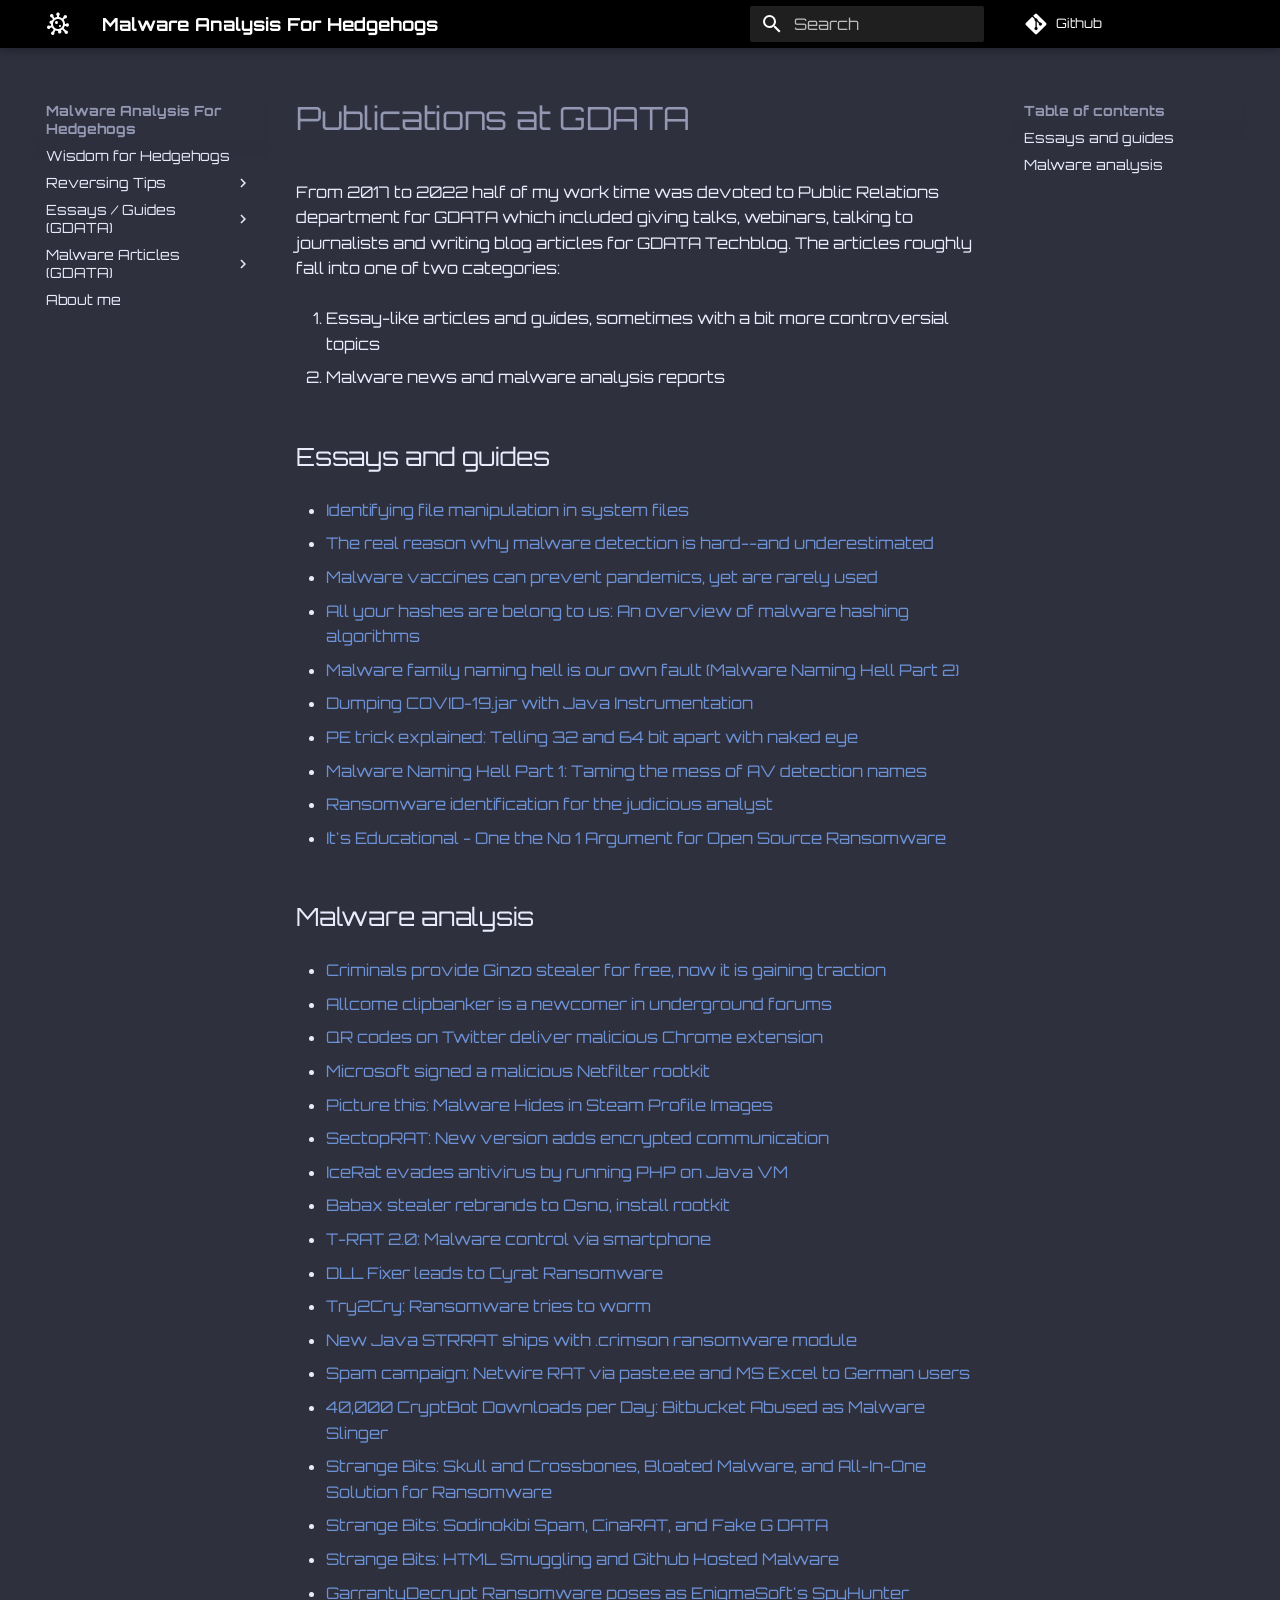
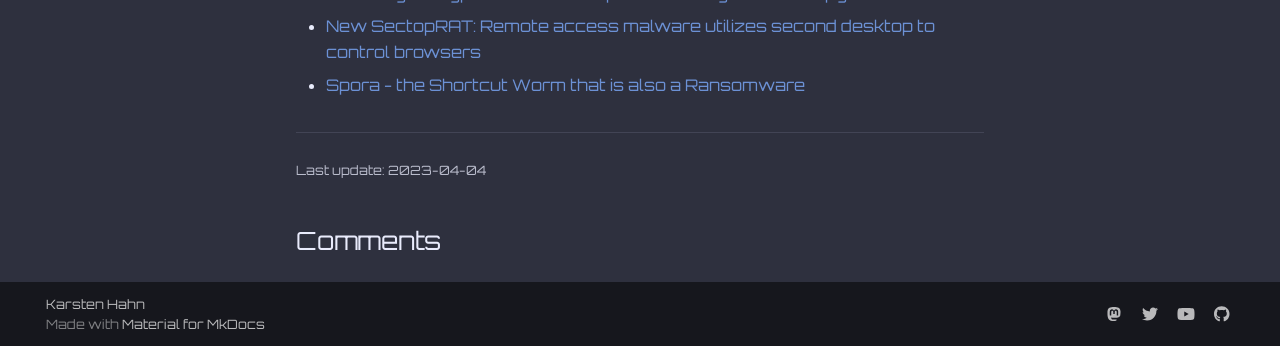
<file: testpage/Publications at GDATA/index.html>
<!DOCTYPE html>

<html class="no-js" lang="en">
<head>
<meta charset="utf-8"/>
<meta content="width=device-width,initial-scale=1" name="viewport"/>
<meta content="Malware analysis blog by struppigel aka Karsten Hahn" name="description"/>
<meta content="Karsten Hahn" name="author"/>
<link href="https://struppigel.github.io/WisdomForHedgehogs/testpage/Publications%20at%20GDATA/" rel="canonical"/>
<link href="../" rel="prev"/>
<link href="../Unpacking%20Tips/" rel="next"/>
<link href="../../assets/images/favicon.png" rel="icon"/>
<meta content="mkdocs-1.4.2, mkdocs-material-9.1.2" name="generator"/>
<title>Publications at GDATA - Malware Analysis For Hedgehogs</title>
<link href="../../assets/stylesheets/main.7bf56d0a.min.css" rel="stylesheet"/>
<link href="../../assets/stylesheets/palette.a0c5b2b5.min.css" rel="stylesheet"/>
<link crossorigin="" href="https://fonts.gstatic.com" rel="preconnect"/>
<link href="https://fonts.googleapis.com/css?family=orbitron:300,300i,400,400i,700,700i%7CRoboto+Mono:400,400i,700,700i&amp;display=fallback" rel="stylesheet"/>
<style>:root{--md-text-font:"orbitron";--md-code-font:"Roboto Mono"}</style>
<script>__md_scope=new URL("../..",location),__md_hash=e=>[...e].reduce((e,_)=>(e<<5)-e+_.charCodeAt(0),0),__md_get=(e,_=localStorage,t=__md_scope)=>JSON.parse(_.getItem(t.pathname+"."+e)),__md_set=(e,_,t=localStorage,a=__md_scope)=>{try{t.setItem(a.pathname+"."+e,JSON.stringify(_))}catch(e){}}</script>
<link href="../../assets/stylesheets/glightbox.min.css" rel="stylesheet"/><style>
            html.glightbox-open { overflow: initial; height: 100%; }
            .gslide-title { margin-top: 0px; user-select: text; }
            .gslide-desc { color: #666; user-select: text; }
            .gslide-image img { background: white; }
            
                .gscrollbar-fixer { padding-right: 15px; }
                .gdesc-inner { font-size: 0.75rem; }
                body[data-md-color-scheme="slate"] .gdesc-inner { background: var(--md-default-bg-color);}
                body[data-md-color-scheme="slate"] .gslide-title { color: var(--md-default-fg-color);}
                body[data-md-color-scheme="slate"] .gslide-desc { color: var(--md-default-fg-color);}
                </style><script src="../../assets/javascripts/glightbox.min.js"></script></head>
<body data-md-color-accent="yellow" data-md-color-primary="black" data-md-color-scheme="slate" dir="ltr">
<input autocomplete="off" class="md-toggle" data-md-toggle="drawer" id="__drawer" type="checkbox"/>
<input autocomplete="off" class="md-toggle" data-md-toggle="search" id="__search" type="checkbox"/>
<label class="md-overlay" for="__drawer"></label>
<div data-md-component="skip">
<a class="md-skip" href="#essays-and-guides">
          Skip to content
        </a>
</div>
<div data-md-component="announce">
</div>
<header class="md-header md-header--shadow" data-md-component="header">
<nav aria-label="Header" class="md-header__inner md-grid">
<a aria-label="Malware Analysis For Hedgehogs" class="md-header__button md-logo" data-md-component="logo" href="../.." title="Malware Analysis For Hedgehogs">
<svg viewbox="0 0 24 24" xmlns="http://www.w3.org/2000/svg"><path d="M12 .5a1.746 1.746 0 0 0-1 3.18v1.4c-.9.13-1.74.42-2.5.86L7.39 4.35c.19-.52.14-1.12-.2-1.6C6.84 2.26 6.3 2 5.75 2c-.35 0-.7.1-1 .32-.79.55-.99 1.64-.43 2.43.34.49.88.75 1.43.75l1.18 1.68c-.43.43-.77.91-1.06 1.44-.2-.08-.41-.12-.62-.12-.45 0-.9.17-1.25.5-.67.7-.67 1.8 0 2.5.29.27.64.42 1 .5 0 .54.07 1.06.18 1.56l-1.31.35c-.31-.26-.71-.41-1.12-.41-.15 0-.31 0-.46.06a1.752 1.752 0 0 0-1.23 2.15C1.27 16.5 2 17 2.75 17c.15 0 .3 0 .46-.06.57-.16 1-.58 1.18-1.1l1.51-.41c.45.79 1.05 1.49 1.75 2.07l-1.1 2c-.55.08-1.05.39-1.34.92a1.749 1.749 0 1 0 3.08 1.66c.28-.52.27-1.12.02-1.61l1.07-1.97c.81.32 1.69.5 2.62.5h.18c-.13.26-.18.56-.18.88.08.92.84 1.62 1.75 1.62h.13c.97-.08 1.69-.92 1.62-1.88-.04-.5-.29-.94-.65-1.23.47-.21.92-.48 1.34-.79l2.34 2.34c-.1.56.06 1.13.47 1.56.35.33.8.5 1.25.5s.9-.17 1.25-.5c.67-.7.67-1.8 0-2.5-.35-.33-.8-.5-1.25-.5-.1 0-.2 0-.31.03l-2.34-2.34c.49-.65.87-1.39 1.11-2.19h1.11A1.746 1.746 0 0 0 23 13a1.746 1.746 0 0 0-3.18-1H19c0-1.57-.5-3-1.4-4.19l1.34-1.34c.11.03.21.03.31.03.45 0 .9-.17 1.25-.5.67-.69.67-1.8 0-2.5-.35-.33-.8-.5-1.25-.5s-.9.17-1.25.5c-.41.43-.57 1-.47 1.56L16.19 6.4c-.92-.69-2-1.15-3.19-1.32v-1.4A1.746 1.746 0 0 0 12 .5M12 17c-2.76 0-5-2.24-5-5s2.24-5 5-5 5 2.24 5 5-2.24 5-5 5m-1.5-8C9.67 9 9 9.67 9 10.5s.67 1.5 1.5 1.5 1.5-.67 1.5-1.5S11.33 9 10.5 9m3.5 4c-.55 0-1 .45-1 1s.45 1 1 1 1-.45 1-1-.45-1-1-1Z"></path></svg>
</a>
<label class="md-header__button md-icon" for="__drawer">
<svg viewbox="0 0 24 24" xmlns="http://www.w3.org/2000/svg"><path d="M3 6h18v2H3V6m0 5h18v2H3v-2m0 5h18v2H3v-2Z"></path></svg>
</label>
<div class="md-header__title" data-md-component="header-title">
<div class="md-header__ellipsis">
<div class="md-header__topic">
<span class="md-ellipsis">
            Malware Analysis For Hedgehogs
          </span>
</div>
<div class="md-header__topic" data-md-component="header-topic">
<span class="md-ellipsis">
            
              Publications at GDATA
            
          </span>
</div>
</div>
</div>
<label class="md-header__button md-icon" for="__search">
<svg viewbox="0 0 24 24" xmlns="http://www.w3.org/2000/svg"><path d="M9.5 3A6.5 6.5 0 0 1 16 9.5c0 1.61-.59 3.09-1.56 4.23l.27.27h.79l5 5-1.5 1.5-5-5v-.79l-.27-.27A6.516 6.516 0 0 1 9.5 16 6.5 6.5 0 0 1 3 9.5 6.5 6.5 0 0 1 9.5 3m0 2C7 5 5 7 5 9.5S7 14 9.5 14 14 12 14 9.5 12 5 9.5 5Z"></path></svg>
</label>
<div class="md-search" data-md-component="search" role="dialog">
<label class="md-search__overlay" for="__search"></label>
<div class="md-search__inner" role="search">
<form class="md-search__form" name="search">
<input aria-label="Search" autocapitalize="off" autocomplete="off" autocorrect="off" class="md-search__input" data-md-component="search-query" name="query" placeholder="Search" required="" spellcheck="false" type="text"/>
<label class="md-search__icon md-icon" for="__search">
<svg viewbox="0 0 24 24" xmlns="http://www.w3.org/2000/svg"><path d="M9.5 3A6.5 6.5 0 0 1 16 9.5c0 1.61-.59 3.09-1.56 4.23l.27.27h.79l5 5-1.5 1.5-5-5v-.79l-.27-.27A6.516 6.516 0 0 1 9.5 16 6.5 6.5 0 0 1 3 9.5 6.5 6.5 0 0 1 9.5 3m0 2C7 5 5 7 5 9.5S7 14 9.5 14 14 12 14 9.5 12 5 9.5 5Z"></path></svg>
<svg viewbox="0 0 24 24" xmlns="http://www.w3.org/2000/svg"><path d="M20 11v2H8l5.5 5.5-1.42 1.42L4.16 12l7.92-7.92L13.5 5.5 8 11h12Z"></path></svg>
</label>
<nav aria-label="Search" class="md-search__options">
<button aria-label="Clear" class="md-search__icon md-icon" tabindex="-1" title="Clear" type="reset">
<svg viewbox="0 0 24 24" xmlns="http://www.w3.org/2000/svg"><path d="M19 6.41 17.59 5 12 10.59 6.41 5 5 6.41 10.59 12 5 17.59 6.41 19 12 13.41 17.59 19 19 17.59 13.41 12 19 6.41Z"></path></svg>
</button>
</nav>
</form>
<div class="md-search__output">
<div class="md-search__scrollwrap" data-md-scrollfix="">
<div class="md-search-result" data-md-component="search-result">
<div class="md-search-result__meta">
            Initializing search
          </div>
<ol class="md-search-result__list" role="presentation"></ol>
</div>
</div>
</div>
</div>
</div>
<div class="md-header__source">
<a class="md-source" data-md-component="source" href="https://github.com/struppigel/WisdomForHedgehogs" title="Go to repository">
<div class="md-source__icon md-icon">
<svg viewbox="0 0 448 512" xmlns="http://www.w3.org/2000/svg"><!--! Font Awesome Free 6.3.0 by @fontawesome - https://fontawesome.com License - https://fontawesome.com/license/free (Icons: CC BY 4.0, Fonts: SIL OFL 1.1, Code: MIT License) Copyright 2023 Fonticons, Inc.--><path d="M439.55 236.05 244 40.45a28.87 28.87 0 0 0-40.81 0l-40.66 40.63 51.52 51.52c27.06-9.14 52.68 16.77 43.39 43.68l49.66 49.66c34.23-11.8 61.18 31 35.47 56.69-26.49 26.49-70.21-2.87-56-37.34L240.22 199v121.85c25.3 12.54 22.26 41.85 9.08 55a34.34 34.34 0 0 1-48.55 0c-17.57-17.6-11.07-46.91 11.25-56v-123c-20.8-8.51-24.6-30.74-18.64-45L142.57 101 8.45 235.14a28.86 28.86 0 0 0 0 40.81l195.61 195.6a28.86 28.86 0 0 0 40.8 0l194.69-194.69a28.86 28.86 0 0 0 0-40.81z"></path></svg>
</div>
<div class="md-source__repository">
    Github
  </div>
</a>
</div>
</nav>
</header>
<div class="md-container" data-md-component="container">
<main class="md-main" data-md-component="main">
<div class="md-main__inner md-grid">
<div class="md-sidebar md-sidebar--primary" data-md-component="sidebar" data-md-type="navigation">
<div class="md-sidebar__scrollwrap">
<div class="md-sidebar__inner">
<nav aria-label="Navigation" class="md-nav md-nav--primary" data-md-level="0">
<label class="md-nav__title" for="__drawer">
<a aria-label="Malware Analysis For Hedgehogs" class="md-nav__button md-logo" data-md-component="logo" href="../.." title="Malware Analysis For Hedgehogs">
<svg viewbox="0 0 24 24" xmlns="http://www.w3.org/2000/svg"><path d="M12 .5a1.746 1.746 0 0 0-1 3.18v1.4c-.9.13-1.74.42-2.5.86L7.39 4.35c.19-.52.14-1.12-.2-1.6C6.84 2.26 6.3 2 5.75 2c-.35 0-.7.1-1 .32-.79.55-.99 1.64-.43 2.43.34.49.88.75 1.43.75l1.18 1.68c-.43.43-.77.91-1.06 1.44-.2-.08-.41-.12-.62-.12-.45 0-.9.17-1.25.5-.67.7-.67 1.8 0 2.5.29.27.64.42 1 .5 0 .54.07 1.06.18 1.56l-1.31.35c-.31-.26-.71-.41-1.12-.41-.15 0-.31 0-.46.06a1.752 1.752 0 0 0-1.23 2.15C1.27 16.5 2 17 2.75 17c.15 0 .3 0 .46-.06.57-.16 1-.58 1.18-1.1l1.51-.41c.45.79 1.05 1.49 1.75 2.07l-1.1 2c-.55.08-1.05.39-1.34.92a1.749 1.749 0 1 0 3.08 1.66c.28-.52.27-1.12.02-1.61l1.07-1.97c.81.32 1.69.5 2.62.5h.18c-.13.26-.18.56-.18.88.08.92.84 1.62 1.75 1.62h.13c.97-.08 1.69-.92 1.62-1.88-.04-.5-.29-.94-.65-1.23.47-.21.92-.48 1.34-.79l2.34 2.34c-.1.56.06 1.13.47 1.56.35.33.8.5 1.25.5s.9-.17 1.25-.5c.67-.7.67-1.8 0-2.5-.35-.33-.8-.5-1.25-.5-.1 0-.2 0-.31.03l-2.34-2.34c.49-.65.87-1.39 1.11-2.19h1.11A1.746 1.746 0 0 0 23 13a1.746 1.746 0 0 0-3.18-1H19c0-1.57-.5-3-1.4-4.19l1.34-1.34c.11.03.21.03.31.03.45 0 .9-.17 1.25-.5.67-.69.67-1.8 0-2.5-.35-.33-.8-.5-1.25-.5s-.9.17-1.25.5c-.41.43-.57 1-.47 1.56L16.19 6.4c-.92-.69-2-1.15-3.19-1.32v-1.4A1.746 1.746 0 0 0 12 .5M12 17c-2.76 0-5-2.24-5-5s2.24-5 5-5 5 2.24 5 5-2.24 5-5 5m-1.5-8C9.67 9 9 9.67 9 10.5s.67 1.5 1.5 1.5 1.5-.67 1.5-1.5S11.33 9 10.5 9m3.5 4c-.55 0-1 .45-1 1s.45 1 1 1 1-.45 1-1-.45-1-1-1Z"></path></svg>
</a>
    Malware Analysis For Hedgehogs
  </label>
<div class="md-nav__source">
<a class="md-source" data-md-component="source" href="https://github.com/struppigel/WisdomForHedgehogs" title="Go to repository">
<div class="md-source__icon md-icon">
<svg viewbox="0 0 448 512" xmlns="http://www.w3.org/2000/svg"><!--! Font Awesome Free 6.3.0 by @fontawesome - https://fontawesome.com License - https://fontawesome.com/license/free (Icons: CC BY 4.0, Fonts: SIL OFL 1.1, Code: MIT License) Copyright 2023 Fonticons, Inc.--><path d="M439.55 236.05 244 40.45a28.87 28.87 0 0 0-40.81 0l-40.66 40.63 51.52 51.52c27.06-9.14 52.68 16.77 43.39 43.68l49.66 49.66c34.23-11.8 61.18 31 35.47 56.69-26.49 26.49-70.21-2.87-56-37.34L240.22 199v121.85c25.3 12.54 22.26 41.85 9.08 55a34.34 34.34 0 0 1-48.55 0c-17.57-17.6-11.07-46.91 11.25-56v-123c-20.8-8.51-24.6-30.74-18.64-45L142.57 101 8.45 235.14a28.86 28.86 0 0 0 0 40.81l195.61 195.6a28.86 28.86 0 0 0 40.8 0l194.69-194.69a28.86 28.86 0 0 0 0-40.81z"></path></svg>
</div>
<div class="md-source__repository">
    Github
  </div>
</a>
</div>
<ul class="md-nav__list" data-md-scrollfix="">
<li class="md-nav__item">
<a class="md-nav__link" href="../..">
        Wisdom for Hedgehogs
      </a>
</li>
<li class="md-nav__item md-nav__item--nested">
<input class="md-nav__toggle md-toggle" id="__nav_2" type="checkbox"/>
<label class="md-nav__link" for="__nav_2" id="__nav_2_label" tabindex="0">
          Reversing Tips
          <span class="md-nav__icon md-icon"></span>
</label>
<nav aria-expanded="false" aria-labelledby="__nav_2_label" class="md-nav" data-md-level="1">
<label class="md-nav__title" for="__nav_2">
<span class="md-nav__icon md-icon"></span>
          Reversing Tips
        </label>
<ul class="md-nav__list" data-md-scrollfix="">
<li class="md-nav__item">
<a class="md-nav__link" href="../../Execution%20Environments/CPython%20Bytecode%20Reversing/">
        CPython Bytecode
      </a>
</li>
<li class="md-nav__item">
<a class="md-nav__link" href="../../Execution%20Environments/Infographics/">
        Infographics
      </a>
</li>
<li class="md-nav__item">
<a class="md-nav__link" href="../../Execution%20Environments/MBR%20and%20BIOS/">
        MBR and BIOS
      </a>
</li>
<li class="md-nav__item">
<a class="md-nav__link" href="../../Execution%20Environments/PEB%20Walking%20and%20Export%20Parsing/">
        PEB Walking and Export Parsing
      </a>
</li>
<li class="md-nav__item">
<a class="md-nav__link" href="../../Execution%20Environments/PowerShell/">
        PowerShell
      </a>
</li>
<li class="md-nav__item">
<a class="md-nav__link" href="../../Execution%20Environments/PyInstaller/">
        PyInstaller
      </a>
</li>
</ul>
</nav>
</li>
<li class="md-nav__item md-nav__item--nested">
<input class="md-nav__toggle md-toggle" id="__nav_3" type="checkbox"/>
<label class="md-nav__link" for="__nav_3" id="__nav_3_label" tabindex="0">
          Essays / Guides (GDATA)
          <span class="md-nav__icon md-icon"></span>
</label>
<nav aria-expanded="false" aria-labelledby="__nav_3_label" class="md-nav" data-md-level="1">
<label class="md-nav__title" for="__nav_3">
<span class="md-nav__icon md-icon"></span>
          Essays / Guides (GDATA)
        </label>
<ul class="md-nav__list" data-md-scrollfix="">
<li class="md-nav__item">
<a class="md-nav__link" href="https://www.gdatasoftware.com/blog/2022/09/37511-detecting-file-manipulation-in-system-files">
        Identifying file manipulation
      </a>
</li>
<li class="md-nav__item">
<a class="md-nav__link" href="https://www.gdatasoftware.com/blog/2022/01/malware-vaccines">
        Malware vaccines
      </a>
</li>
<li class="md-nav__item">
<a class="md-nav__link" href="https://www.gdatasoftware.com/blog/2021/09/an-overview-of-malware-hashing-algorithms">
        Hashing algorithms
      </a>
</li>
<li class="md-nav__item">
<a class="md-nav__link" href="https://www.gdatasoftware.com/blog/2019/08/35146-taming-the-mess-of-av-detection-names">
        Malware naming - AV detection names
      </a>
</li>
<li class="md-nav__item">
<a class="md-nav__link" href="https://www.gdatasoftware.com/blog/malware-family-naming-hell">
        Malware naming hell
      </a>
</li>
<li class="md-nav__item">
<a class="md-nav__link" href="https://www.gdatasoftware.com/blog/2024/08/37995-malware-sophistication">
        Malware sophistication
      </a>
</li>
<li class="md-nav__item">
<a class="md-nav__link" href="https://www.gdatasoftware.com/blog/2016/11/29289-it-s-educational-on-the-no-1-argument-for-open-source-ransomware">
        Open source ransomware
      </a>
</li>
<li class="md-nav__item">
<a class="md-nav__link" href="https://www.gdatasoftware.com/blog/2019/06/31666-ransomware-identification-for-the-judicious-analyst">
        Ransomware identification
      </a>
</li>
<li class="md-nav__item">
<a class="md-nav__link" href="https://www.gdatasoftware.com/blog/2024/09/38031-sandbox-scores-are-not-an-antivirus-replacement">
        Sandboxes are not an AV
      </a>
</li>
<li class="md-nav__item">
<a class="md-nav__link" href="https://www.gdatasoftware.com/blog/2022/06/37445-malware-detection-is-hard">
        Why malware detection is hard
      </a>
</li>
</ul>
</nav>
</li>
<li class="md-nav__item md-nav__item--nested">
<input class="md-nav__toggle md-toggle" id="__nav_4" type="checkbox"/>
<label class="md-nav__link" for="__nav_4" id="__nav_4_label" tabindex="0">
          Malware Articles (GDATA)
          <span class="md-nav__icon md-icon"></span>
</label>
<nav aria-expanded="false" aria-labelledby="__nav_4_label" class="md-nav" data-md-level="1">
<label class="md-nav__title" for="__nav_4">
<span class="md-nav__icon md-icon"></span>
          Malware Articles (GDATA)
        </label>
<ul class="md-nav__list" data-md-scrollfix="">
<li class="md-nav__item">
<a class="md-nav__link" href="https://www.gdatasoftware.com/blog/2022/02/37239-allcome-clipbanker-is-a-newcomer-in-malware-underground-forums">
        Allcome
      </a>
</li>
<li class="md-nav__item">
<a class="md-nav__link" href="https://www.gdatasoftware.com/blog/2020/11/36459-babax-stealer-rebrands-to-osno-installs-rootkit">
        Babax
      </a>
</li>
<li class="md-nav__item">
<a class="md-nav__link" href="https://www.gdatasoftware.com/blog/2024/06/37947-badspace-backdoor">
        BadSpace
      </a>
</li>
<li class="md-nav__item">
<a class="md-nav__link" href="https://www.gdatasoftware.com/blog/2024/09/38039-bbtok-deobfuscating-net-loader">
        BBTok
      </a>
</li>
<li class="md-nav__item">
<a class="md-nav__link" href="https://www.gdatasoftware.com/blog/2022/01/37236-qr-codes-on-twitter-deliver-malicious-chrome-extension">
        ChromeLoader / Choziosi
      </a>
</li>
<li class="md-nav__item">
<a class="md-nav__link" href="https://www.gdatasoftware.com/blog/2020/02/35802-bitbucket-abused-as-malware-slinger">
        CryptBot
      </a>
</li>
<li class="md-nav__item">
<a class="md-nav__link" href="https://www.gdatasoftware.com/blog/cyrat-ransomware">
        Cyrat
      </a>
</li>
<li class="md-nav__item">
<a class="md-nav__link" href="https://www.gdatasoftware.com/blog/2019/04/31643-garrantydecrypt-ransomware-spyhunter">
        GarrantyDecrypt
      </a>
</li>
<li class="md-nav__item">
<a class="md-nav__link" href="https://www.gdatasoftware.com/blog/2022/03/ginzo-free-malware">
        Ginzo
      </a>
</li>
<li class="md-nav__item">
<a class="md-nav__link" href="https://www.gdatasoftware.com/blog/icerat-evades-antivirus-by-using-jphp">
        IceRAT
      </a>
</li>
<li class="md-nav__item">
<a class="md-nav__link" href="https://www.gdatasoftware.com/blog/microsoft-signed-a-malicious-netfilter-rootkit">
        Netfilter rootkit
      </a>
</li>
<li class="md-nav__item">
<a class="md-nav__link" href="https://www.gdatasoftware.com/blog/netwire-rat-via-pasteee-and-ms-excel">
        NetWireRAT
      </a>
</li>
<li class="md-nav__item">
<a class="md-nav__link" href="https://www.gdatasoftware.com/blog/2024/03/37885-risepro-stealer-campaign-github">
        RisePro
      </a>
</li>
<li class="md-nav__item">
<a class="md-nav__link" href="https://www.gdatasoftware.com/blog/2024/05/37906-gotomeeting-loads-remcos">
        Rust Shellcode Loader
      </a>
</li>
<li class="md-nav__item">
<a class="md-nav__link" href="https://www.gdatasoftware.com/blog/2019/11/35548-new-sectoprat-remote-access-malware-utilizes-second-desktop-to-control-browsers">
        SectopRAT
      </a>
</li>
<li class="md-nav__item">
<a class="md-nav__link" href="https://www.gdatasoftware.com/blog/2017/01/29442-spora-worm-and-ransomware">
        Spora
      </a>
</li>
<li class="md-nav__item">
<a class="md-nav__link" href="https://www.gdatasoftware.com/blog/2021/06/36861-malware-hides-in-steam-profile-images">
        SteamHide
      </a>
</li>
<li class="md-nav__item">
<a class="md-nav__link" href="https://www.gdatasoftware.com/blog/strrat-crimson">
        STRRAT
      </a>
</li>
<li class="md-nav__item">
<a class="md-nav__link" href="https://www.gdatasoftware.com/blog/trat-control-via-smartphone">
        T-RAT 2.0
      </a>
</li>
<li class="md-nav__item">
<a class="md-nav__link" href="https://www.gdatasoftware.com/blog/2020/07/36200-ransomware-tries-to-worm">
        Try2Cry
      </a>
</li>
</ul>
</nav>
</li>
<li class="md-nav__item">
<a class="md-nav__link" href="../../About%20me/">
        About me
      </a>
</li>
</ul>
</nav>
</div>
</div>
</div>
<div class="md-sidebar md-sidebar--secondary" data-md-component="sidebar" data-md-type="toc">
<div class="md-sidebar__scrollwrap">
<div class="md-sidebar__inner">
<nav aria-label="Table of contents" class="md-nav md-nav--secondary">
<label class="md-nav__title" for="__toc">
<span class="md-nav__icon md-icon"></span>
      Table of contents
    </label>
<ul class="md-nav__list" data-md-component="toc" data-md-scrollfix="">
<li class="md-nav__item">
<a class="md-nav__link" href="#essays-and-guides">
    Essays and guides
  </a>
</li>
<li class="md-nav__item">
<a class="md-nav__link" href="#malware-analysis">
    Malware analysis
  </a>
</li>
</ul>
</nav>
</div>
</div>
</div>
<div class="md-content" data-md-component="content">
<article class="md-content__inner md-typeset">
<h1>Publications at GDATA</h1>
<div><p>From 2017 to 2022 half of my work time was devoted to Public Relations department for GDATA which included giving talks, webinars, talking to journalists and writing blog articles for GDATA Techblog. The articles roughly fall into one of two categories:</p>
<ol>
<li>
<p>Essay-like articles and guides, sometimes with a bit more controversial topics</p>
</li>
<li>
<p>Malware news and malware analysis reports</p>
</li>
</ol>
<h2 id="essays-and-guides">Essays and guides</h2>
<ul>
<li>
<p><a href="https://www.gdatasoftware.com/blog/2022/09/37511-detecting-file-manipulation-in-system-files">Identifying file manipulation in system files</a></p>
</li>
<li>
<p><a href="https://www.gdatasoftware.com/blog/2022/06/37445-malware-detection-is-hard">The real reason why malware detection is hard--and underestimated</a></p>
</li>
<li>
<p><a href="https://www.gdatasoftware.com/blog/2022/01/malware-vaccines">Malware vaccines can prevent pandemics, yet are rarely used</a></p>
</li>
<li>
<p><a href="https://www.gdatasoftware.com/blog/2021/09/an-overview-of-malware-hashing-algorithms">All your hashes are belong to us: An overview of malware hashing algorithms</a></p>
</li>
<li>
<p><a href="https://www.gdatasoftware.com/blog/malware-family-naming-hell">Malware family naming hell is our own fault (Malware Naming Hell Part 2)</a></p>
</li>
<li>
<p><a href="https://www.gdatasoftware.com/blog/2020/05/36083-dumping-covid-19jar-with-java-instrumentation">Dumping COVID-19.jar with Java Instrumentation</a></p>
</li>
<li>
<p><a href="https://www.gdatasoftware.com/blog/pebitnesstrick">PE trick explained: Telling 32 and 64 bit apart with naked eye</a></p>
</li>
<li>
<p><a href="https://www.gdatasoftware.com/blog/2019/08/35146-taming-the-mess-of-av-detection-names">Malware Naming Hell Part 1: Taming the mess of AV detection names</a></p>
</li>
<li>
<p><a href="https://www.gdatasoftware.com/blog/2019/06/31666-ransomware-identification-for-the-judicious-analyst">Ransomware identification for the judicious analyst</a></p>
</li>
<li>
<p><a href="https://www.gdatasoftware.com/blog/2016/11/29289-it-s-educational-on-the-no-1-argument-for-open-source-ransomware">It's Educational - One the No 1 Argument for Open Source Ransomware</a></p>
</li>
</ul>
<h2 id="malware-analysis">Malware analysis</h2>
<ul>
<li>
<p><a href="https://www.gdatasoftware.com/blog/2022/03/ginzo-free-malware">Criminals provide Ginzo stealer for free, now it is gaining traction</a></p>
</li>
<li>
<p><a href="https://www.gdatasoftware.com/blog/2022/02/37239-allcome-clipbanker-is-a-newcomer-in-malware-underground-forums">Allcome clipbanker is a newcomer in underground forums</a></p>
</li>
<li>
<p><a href="https://www.gdatasoftware.com/blog/2022/01/37236-qr-codes-on-twitter-deliver-malicious-chrome-extension">QR codes on Twitter deliver malicious Chrome extension</a></p>
</li>
<li>
<p><a href="https://www.gdatasoftware.com/blog/microsoft-signed-a-malicious-netfilter-rootkit">Microsoft signed a malicious Netfilter rootkit</a></p>
</li>
<li>
<p><a href="https://www.gdatasoftware.com/blog/2021/06/36861-malware-hides-in-steam-profile-images">Picture this: Malware Hides in Steam Profile Images</a></p>
</li>
<li>
<p><a href="https://www.gdatasoftware.com/blog/2021/02/36633-new-version-adds-encrypted-communication">SectopRAT: New version adds encrypted communication</a></p>
</li>
<li>
<p><a href="https://www.gdatasoftware.com/blog/icerat-evades-antivirus-by-using-jphp">IceRat evades antivirus by running PHP on Java VM</a></p>
</li>
<li>
<p><a href="https://www.gdatasoftware.com/blog/2020/11/36459-babax-stealer-rebrands-to-osno-installs-rootkit">Babax stealer rebrands to Osno, install rootkit</a></p>
</li>
<li>
<p><a href="https://www.gdatasoftware.com/blog/trat-control-via-smartphone">T-RAT 2.0: Malware control via smartphone</a></p>
</li>
<li>
<p><a href="https://www.gdatasoftware.com/blog/cyrat-ransomware">DLL Fixer leads to Cyrat Ransomware</a></p>
</li>
<li>
<p><a href="https://www.gdatasoftware.com/blog/2020/07/36200-ransomware-tries-to-worm">Try2Cry: Ransomware tries to worm</a></p>
</li>
<li>
<p><a href="https://www.gdatasoftware.com/blog/strrat-crimson">New Java STRRAT ships with .crimson ransomware module</a></p>
</li>
<li>
<p><a href="https://www.gdatasoftware.com/blog/netwire-rat-via-pasteee-and-ms-excel">Spam campaign: Netwire RAT via paste.ee and MS Excel to German users</a></p>
</li>
<li>
<p><a href="https://www.gdatasoftware.com/blog/2020/02/35802-bitbucket-abused-as-malware-slinger">40,000 CryptBot Downloads per Day: Bitbucket Abused as Malware Slinger</a></p>
</li>
<li>
<p><a href="https://www.gdatasoftware.com/blog/2019/07/35035-strange-bits-3">Strange Bits: Skull and Crossbones, Bloated Malware, and All-In-One Solution for Ransomware</a></p>
</li>
<li>
<p><a href="https://www.gdatasoftware.com/blog/2019/06/31724-strange-bits-sodinokibi-spam-cinarat-and-fake-g-data">Strange Bits: Sodinokibi Spam, CinaRAT, and Fake G DATA</a></p>
</li>
<li>
<p><a href="https://www.gdatasoftware.com/blog/2019/05/31695-strange-bits-smuggling-malware-github">Strange Bits: HTML Smuggling and Github Hosted Malware</a></p>
</li>
<li>
<p><a href="https://www.gdatasoftware.com/blog/2019/04/31643-garrantydecrypt-ransomware-spyhunter">GarrantyDecrypt Ransomware poses as EnigmaSoft's SpyHunter</a></p>
</li>
<li>
<p><a href="https://www.gdatasoftware.com/blog/2019/11/35548-new-sectoprat-remote-access-malware-utilizes-second-desktop-to-control-browsers">New SectopRAT: Remote access malware utilizes second desktop to control browsers</a></p>
</li>
<li>
<p><a href="https://www.gdatasoftware.com/blog/2017/01/29442-spora-worm-and-ransomware">Spora - the Shortcut Worm that is also a Ransomware</a></p>
</li>
</ul></div>
<hr/>
<div class="md-source-file">
<small>
    
      Last update:
      2023-04-04
    
  </small>
</div>
<h2 id="__comments">Comments</h2>
<script async="" crossorigin="anonymous" data-category="General" data-category-id="DIC_kwDOJEee5M4CUzl7" data-emit-metadata="0" data-input-position="top" data-lang="en" data-mapping="pathname" data-reactions-enabled="1" data-repo="struppigel/WisdomForHedgehogs" data-repo-id="R_kgDOJEee5A" data-strict="0" data-theme="dark" src="https://giscus.app/client.js">
</script>
<script>
    var giscus = document.querySelector("script[src*=giscus]")

    /* Set palette on initial load */
    var palette = __md_get("__palette")
    if (palette && typeof palette.color === "object") {
      var theme = palette.color.scheme === "slate" ? "dark" : "light"
      giscus.setAttribute("data-theme", theme) 


    }

    /* Register event handlers after documented loaded */
    document.addEventListener("DOMContentLoaded", function() {
      var ref = document.querySelector("[data-md-component=palette]")
      ref.addEventListener("change", function() {
        var palette = __md_get("__palette")
        if (palette && typeof palette.color === "object") {
          var theme = palette.color.scheme === "slate" ? "dark" : "light"

          /* Instruct Giscus to change theme */
          var frame = document.querySelector(".giscus-frame")
          frame.contentWindow.postMessage(
            { giscus: { setConfig: { theme } } },
            "https://giscus.app"
          )
        }
      })
    })
  </script>
</article>
</div>
</div>
</main>
<footer class="md-footer">
<div class="md-footer-meta md-typeset">
<div class="md-footer-meta__inner md-grid">
<div class="md-copyright">
<div class="md-copyright__highlight">
      Karsten Hahn
    </div>
  
  
    Made with
    <a href="https://squidfunk.github.io/mkdocs-material/" rel="noopener" target="_blank">
      Material for MkDocs
    </a>
</div>
<div class="md-social">
<a class="md-social__link" href="https://infosec.exchange/@struppigel" rel="noopener me" target="_blank" title="infosec.exchange">
<svg viewbox="0 0 448 512" xmlns="http://www.w3.org/2000/svg"><!--! Font Awesome Free 6.3.0 by @fontawesome - https://fontawesome.com License - https://fontawesome.com/license/free (Icons: CC BY 4.0, Fonts: SIL OFL 1.1, Code: MIT License) Copyright 2023 Fonticons, Inc.--><path d="M433 179.11c0-97.2-63.71-125.7-63.71-125.7-62.52-28.7-228.56-28.4-290.48 0 0 0-63.72 28.5-63.72 125.7 0 115.7-6.6 259.4 105.63 289.1 40.51 10.7 75.32 13 103.33 11.4 50.81-2.8 79.32-18.1 79.32-18.1l-1.7-36.9s-36.31 11.4-77.12 10.1c-40.41-1.4-83-4.4-89.63-54a102.54 102.54 0 0 1-.9-13.9c85.63 20.9 158.65 9.1 178.75 6.7 56.12-6.7 105-41.3 111.23-72.9 9.8-49.8 9-121.5 9-121.5zm-75.12 125.2h-46.63v-114.2c0-49.7-64-51.6-64 6.9v62.5h-46.33V197c0-58.5-64-56.6-64-6.9v114.2H90.19c0-122.1-5.2-147.9 18.41-175 25.9-28.9 79.82-30.8 103.83 6.1l11.6 19.5 11.6-19.5c24.11-37.1 78.12-34.8 103.83-6.1 23.71 27.3 18.4 53 18.4 175z"></path></svg>
</a>
<a class="md-social__link" href="https://twitter.com/struppigel" rel="noopener" target="_blank" title="twitter.com">
<svg viewbox="0 0 512 512" xmlns="http://www.w3.org/2000/svg"><!--! Font Awesome Free 6.3.0 by @fontawesome - https://fontawesome.com License - https://fontawesome.com/license/free (Icons: CC BY 4.0, Fonts: SIL OFL 1.1, Code: MIT License) Copyright 2023 Fonticons, Inc.--><path d="M459.37 151.716c.325 4.548.325 9.097.325 13.645 0 138.72-105.583 298.558-298.558 298.558-59.452 0-114.68-17.219-161.137-47.106 8.447.974 16.568 1.299 25.34 1.299 49.055 0 94.213-16.568 130.274-44.832-46.132-.975-84.792-31.188-98.112-72.772 6.498.974 12.995 1.624 19.818 1.624 9.421 0 18.843-1.3 27.614-3.573-48.081-9.747-84.143-51.98-84.143-102.985v-1.299c13.969 7.797 30.214 12.67 47.431 13.319-28.264-18.843-46.781-51.005-46.781-87.391 0-19.492 5.197-37.36 14.294-52.954 51.655 63.675 129.3 105.258 216.365 109.807-1.624-7.797-2.599-15.918-2.599-24.04 0-57.828 46.782-104.934 104.934-104.934 30.213 0 57.502 12.67 76.67 33.137 23.715-4.548 46.456-13.32 66.599-25.34-7.798 24.366-24.366 44.833-46.132 57.827 21.117-2.273 41.584-8.122 60.426-16.243-14.292 20.791-32.161 39.308-52.628 54.253z"></path></svg>
</a>
<a class="md-social__link" href="https://www.youtube.com/@MalwareAnalysisForHedgehogs" rel="noopener" target="_blank" title="www.youtube.com">
<svg viewbox="0 0 576 512" xmlns="http://www.w3.org/2000/svg"><!--! Font Awesome Free 6.3.0 by @fontawesome - https://fontawesome.com License - https://fontawesome.com/license/free (Icons: CC BY 4.0, Fonts: SIL OFL 1.1, Code: MIT License) Copyright 2023 Fonticons, Inc.--><path d="M549.655 124.083c-6.281-23.65-24.787-42.276-48.284-48.597C458.781 64 288 64 288 64S117.22 64 74.629 75.486c-23.497 6.322-42.003 24.947-48.284 48.597-11.412 42.867-11.412 132.305-11.412 132.305s0 89.438 11.412 132.305c6.281 23.65 24.787 41.5 48.284 47.821C117.22 448 288 448 288 448s170.78 0 213.371-11.486c23.497-6.321 42.003-24.171 48.284-47.821 11.412-42.867 11.412-132.305 11.412-132.305s0-89.438-11.412-132.305zm-317.51 213.508V175.185l142.739 81.205-142.739 81.201z"></path></svg>
</a>
<a class="md-social__link" href="https://github.com/struppigel" rel="noopener" target="_blank" title="github.com">
<svg viewbox="0 0 496 512" xmlns="http://www.w3.org/2000/svg"><!--! Font Awesome Free 6.3.0 by @fontawesome - https://fontawesome.com License - https://fontawesome.com/license/free (Icons: CC BY 4.0, Fonts: SIL OFL 1.1, Code: MIT License) Copyright 2023 Fonticons, Inc.--><path d="M165.9 397.4c0 2-2.3 3.6-5.2 3.6-3.3.3-5.6-1.3-5.6-3.6 0-2 2.3-3.6 5.2-3.6 3-.3 5.6 1.3 5.6 3.6zm-31.1-4.5c-.7 2 1.3 4.3 4.3 4.9 2.6 1 5.6 0 6.2-2s-1.3-4.3-4.3-5.2c-2.6-.7-5.5.3-6.2 2.3zm44.2-1.7c-2.9.7-4.9 2.6-4.6 4.9.3 2 2.9 3.3 5.9 2.6 2.9-.7 4.9-2.6 4.6-4.6-.3-1.9-3-3.2-5.9-2.9zM244.8 8C106.1 8 0 113.3 0 252c0 110.9 69.8 205.8 169.5 239.2 12.8 2.3 17.3-5.6 17.3-12.1 0-6.2-.3-40.4-.3-61.4 0 0-70 15-84.7-29.8 0 0-11.4-29.1-27.8-36.6 0 0-22.9-15.7 1.6-15.4 0 0 24.9 2 38.6 25.8 21.9 38.6 58.6 27.5 72.9 20.9 2.3-16 8.8-27.1 16-33.7-55.9-6.2-112.3-14.3-112.3-110.5 0-27.5 7.6-41.3 23.6-58.9-2.6-6.5-11.1-33.3 2.6-67.9 20.9-6.5 69 27 69 27 20-5.6 41.5-8.5 62.8-8.5s42.8 2.9 62.8 8.5c0 0 48.1-33.6 69-27 13.7 34.7 5.2 61.4 2.6 67.9 16 17.7 25.8 31.5 25.8 58.9 0 96.5-58.9 104.2-114.8 110.5 9.2 7.9 17 22.9 17 46.4 0 33.7-.3 75.4-.3 83.6 0 6.5 4.6 14.4 17.3 12.1C428.2 457.8 496 362.9 496 252 496 113.3 383.5 8 244.8 8zM97.2 352.9c-1.3 1-1 3.3.7 5.2 1.6 1.6 3.9 2.3 5.2 1 1.3-1 1-3.3-.7-5.2-1.6-1.6-3.9-2.3-5.2-1zm-10.8-8.1c-.7 1.3.3 2.9 2.3 3.9 1.6 1 3.6.7 4.3-.7.7-1.3-.3-2.9-2.3-3.9-2-.6-3.6-.3-4.3.7zm32.4 35.6c-1.6 1.3-1 4.3 1.3 6.2 2.3 2.3 5.2 2.6 6.5 1 1.3-1.3.7-4.3-1.3-6.2-2.2-2.3-5.2-2.6-6.5-1zm-11.4-14.7c-1.6 1-1.6 3.6 0 5.9 1.6 2.3 4.3 3.3 5.6 2.3 1.6-1.3 1.6-3.9 0-6.2-1.4-2.3-4-3.3-5.6-2z"></path></svg>
</a>
</div>
</div>
</div>
</footer>
</div>
<div class="md-dialog" data-md-component="dialog">
<div class="md-dialog__inner md-typeset"></div>
</div>
<script id="__config" type="application/json">{"base": "../..", "features": ["content.code.copy"], "search": "../../assets/javascripts/workers/search.208ed371.min.js", "translations": {"clipboard.copied": "Copied to clipboard", "clipboard.copy": "Copy to clipboard", "search.result.more.one": "1 more on this page", "search.result.more.other": "# more on this page", "search.result.none": "No matching documents", "search.result.one": "1 matching document", "search.result.other": "# matching documents", "search.result.placeholder": "Type to start searching", "search.result.term.missing": "Missing", "select.version": "Select version"}}</script>
<script src="../../assets/javascripts/bundle.fc8c2696.min.js"></script>
<script>document$.subscribe(() => {const lightbox = GLightbox({"touchNavigation": true, "loop": false, "zoomable": true, "draggable": true, "openEffect": "zoom", "closeEffect": "zoom", "slideEffect": "slide"});})</script></body>
</html>
</file>
<file: assets/stylesheets/main.7bf56d0a.min.css>
@charset "UTF-8";html{-webkit-text-size-adjust:none;-moz-text-size-adjust:none;text-size-adjust:none;box-sizing:border-box}*,:after,:before{box-sizing:inherit}@media (prefers-reduced-motion){*,:after,:before{transition:none!important}}body{margin:0}a,button,input,label{-webkit-tap-highlight-color:transparent}a{color:inherit;text-decoration:none}hr{border:0;box-sizing:initial;display:block;height:.05rem;overflow:visible;padding:0}small{font-size:80%}sub,sup{line-height:1em}img{border-style:none}table{border-collapse:initial;border-spacing:0}td,th{font-weight:400;vertical-align:top}button{background:#0000;border:0;font-family:inherit;font-size:inherit;margin:0;padding:0}input{border:0;outline:none}:root{--md-primary-fg-color:#4051b5;--md-primary-fg-color--light:#5d6cc0;--md-primary-fg-color--dark:#303fa1;--md-primary-bg-color:#fff;--md-primary-bg-color--light:#ffffffb3;--md-accent-fg-color:#526cfe;--md-accent-fg-color--transparent:#526cfe1a;--md-accent-bg-color:#fff;--md-accent-bg-color--light:#ffffffb3}:root,[data-md-color-scheme=default]{--md-default-fg-color:#000000de;--md-default-fg-color--light:#0000008a;--md-default-fg-color--lighter:#00000052;--md-default-fg-color--lightest:#00000012;--md-default-bg-color:#fff;--md-default-bg-color--light:#ffffffb3;--md-default-bg-color--lighter:#ffffff4d;--md-default-bg-color--lightest:#ffffff1f;--md-code-fg-color:#36464e;--md-code-bg-color:#f5f5f5;--md-code-hl-color:#ffff0080;--md-code-hl-number-color:#d52a2a;--md-code-hl-special-color:#db1457;--md-code-hl-function-color:#a846b9;--md-code-hl-constant-color:#6e59d9;--md-code-hl-keyword-color:#3f6ec6;--md-code-hl-string-color:#1c7d4d;--md-code-hl-name-color:var(--md-code-fg-color);--md-code-hl-operator-color:var(--md-default-fg-color--light);--md-code-hl-punctuation-color:var(--md-default-fg-color--light);--md-code-hl-comment-color:var(--md-default-fg-color--light);--md-code-hl-generic-color:var(--md-default-fg-color--light);--md-code-hl-variable-color:var(--md-default-fg-color--light);--md-typeset-color:var(--md-default-fg-color);--md-typeset-a-color:var(--md-primary-fg-color);--md-typeset-mark-color:#ffff0080;--md-typeset-del-color:#f5503d26;--md-typeset-ins-color:#0bd57026;--md-typeset-kbd-color:#fafafa;--md-typeset-kbd-accent-color:#fff;--md-typeset-kbd-border-color:#b8b8b8;--md-typeset-table-color:#0000001f;--md-typeset-table-color--light:rgba(0,0,0,.035);--md-admonition-fg-color:var(--md-default-fg-color);--md-admonition-bg-color:var(--md-default-bg-color);--md-warning-fg-color:#000000de;--md-warning-bg-color:#ff9;--md-footer-fg-color:#fff;--md-footer-fg-color--light:#ffffffb3;--md-footer-fg-color--lighter:#ffffff73;--md-footer-bg-color:#000000de;--md-footer-bg-color--dark:#00000052;--md-shadow-z1:0 0.2rem 0.5rem #0000000d,0 0 0.05rem #0000001a;--md-shadow-z2:0 0.2rem 0.5rem #0000001a,0 0 0.05rem #00000040;--md-shadow-z3:0 0.2rem 0.5rem #0003,0 0 0.05rem #00000059}.md-icon svg{fill:currentcolor;display:block;height:1.2rem;width:1.2rem}body{-webkit-font-smoothing:antialiased;-moz-osx-font-smoothing:grayscale;--md-text-font-family:var(--md-text-font,_),-apple-system,BlinkMacSystemFont,Helvetica,Arial,sans-serif;--md-code-font-family:var(--md-code-font,_),SFMono-Regular,Consolas,Menlo,monospace}aside,body,input{font-feature-settings:"kern","liga";color:var(--md-typeset-color);font-family:var(--md-text-font-family)}code,kbd,pre{font-feature-settings:"kern";font-family:var(--md-code-font-family)}:root{--md-typeset-table-sort-icon:url('data:image/svg+xml;charset=utf-8,<svg xmlns="http://www.w3.org/2000/svg" viewBox="0 0 24 24"><path d="m18 21-4-4h3V7h-3l4-4 4 4h-3v10h3M2 19v-2h10v2M2 13v-2h7v2M2 7V5h4v2H2Z"/></svg>');--md-typeset-table-sort-icon--asc:url('data:image/svg+xml;charset=utf-8,<svg xmlns="http://www.w3.org/2000/svg" viewBox="0 0 24 24"><path d="M19 17h3l-4 4-4-4h3V3h2M2 17h10v2H2M6 5v2H2V5m0 6h7v2H2v-2Z"/></svg>');--md-typeset-table-sort-icon--desc:url('data:image/svg+xml;charset=utf-8,<svg xmlns="http://www.w3.org/2000/svg" viewBox="0 0 24 24"><path d="M19 7h3l-4-4-4 4h3v14h2M2 17h10v2H2M6 5v2H2V5m0 6h7v2H2v-2Z"/></svg>')}.md-typeset{-webkit-print-color-adjust:exact;color-adjust:exact;font-size:.8rem;line-height:1.6}@media print{.md-typeset{font-size:.68rem}}.md-typeset blockquote,.md-typeset dl,.md-typeset figure,.md-typeset ol,.md-typeset pre,.md-typeset ul{margin-bottom:1em;margin-top:1em}.md-typeset h1{color:var(--md-default-fg-color--light);font-size:2em;line-height:1.3;margin:0 0 1.25em}.md-typeset h1,.md-typeset h2{font-weight:300;letter-spacing:-.01em}.md-typeset h2{font-size:1.5625em;line-height:1.4;margin:1.6em 0 .64em}.md-typeset h3{font-size:1.25em;font-weight:400;letter-spacing:-.01em;line-height:1.5;margin:1.6em 0 .8em}.md-typeset h2+h3{margin-top:.8em}.md-typeset h4{font-weight:700;letter-spacing:-.01em;margin:1em 0}.md-typeset h5,.md-typeset h6{color:var(--md-default-fg-color--light);font-size:.8em;font-weight:700;letter-spacing:-.01em;margin:1.25em 0}.md-typeset h5{text-transform:uppercase}.md-typeset hr{border-bottom:.05rem solid var(--md-default-fg-color--lightest);display:flow-root;margin:1.5em 0}.md-typeset a{color:var(--md-typeset-a-color);word-break:break-word}.md-typeset a,.md-typeset a:before{transition:color 125ms}.md-typeset a:focus,.md-typeset a:hover{color:var(--md-accent-fg-color)}.md-typeset a:focus code,.md-typeset a:hover code{background-color:var(--md-accent-fg-color--transparent)}.md-typeset a code{color:currentcolor;transition:background-color 125ms}.md-typeset a.focus-visible{outline-color:var(--md-accent-fg-color);outline-offset:.2rem}.md-typeset code,.md-typeset kbd,.md-typeset pre{color:var(--md-code-fg-color);direction:ltr;font-variant-ligatures:none}@media print{.md-typeset code,.md-typeset kbd,.md-typeset pre{white-space:pre-wrap}}.md-typeset code{background-color:var(--md-code-bg-color);border-radius:.1rem;-webkit-box-decoration-break:clone;box-decoration-break:clone;font-size:.85em;padding:0 .2941176471em;word-break:break-word}.md-typeset code:not(.focus-visible){-webkit-tap-highlight-color:transparent;outline:none}.md-typeset pre{display:flow-root;line-height:1.4;position:relative}.md-typeset pre>code{-webkit-box-decoration-break:slice;box-decoration-break:slice;box-shadow:none;display:block;margin:0;outline-color:var(--md-accent-fg-color);overflow:auto;padding:.7720588235em 1.1764705882em;scrollbar-color:var(--md-default-fg-color--lighter) #0000;scrollbar-width:thin;touch-action:auto;word-break:normal}.md-typeset pre>code:hover{scrollbar-color:var(--md-accent-fg-color) #0000}.md-typeset pre>code::-webkit-scrollbar{height:.2rem;width:.2rem}.md-typeset pre>code::-webkit-scrollbar-thumb{background-color:var(--md-default-fg-color--lighter)}.md-typeset pre>code::-webkit-scrollbar-thumb:hover{background-color:var(--md-accent-fg-color)}.md-typeset kbd{background-color:var(--md-typeset-kbd-color);border-radius:.1rem;box-shadow:0 .1rem 0 .05rem var(--md-typeset-kbd-border-color),0 .1rem 0 var(--md-typeset-kbd-border-color),0 -.1rem .2rem var(--md-typeset-kbd-accent-color) inset;color:var(--md-default-fg-color);display:inline-block;font-size:.75em;padding:0 .6666666667em;vertical-align:text-top;word-break:break-word}.md-typeset mark{background-color:var(--md-typeset-mark-color);-webkit-box-decoration-break:clone;box-decoration-break:clone;color:inherit;word-break:break-word}.md-typeset abbr{border-bottom:.05rem dotted var(--md-default-fg-color--light);cursor:help;text-decoration:none}@media (hover:none){.md-typeset abbr[title]:focus:after,.md-typeset abbr[title]:hover:after{background-color:var(--md-default-fg-color);border-radius:.1rem;box-shadow:var(--md-shadow-z3);color:var(--md-default-bg-color);content:attr(title);font-size:.7rem;left:.8rem;margin-top:2em;padding:.2rem .3rem;position:absolute;right:.8rem}}.md-typeset small{opacity:.75}[dir=ltr] .md-typeset sub,[dir=ltr] .md-typeset sup{margin-left:.078125em}[dir=rtl] .md-typeset sub,[dir=rtl] .md-typeset sup{margin-right:.078125em}[dir=ltr] .md-typeset blockquote{padding-left:.6rem}[dir=rtl] .md-typeset blockquote{padding-right:.6rem}[dir=ltr] .md-typeset blockquote{border-left:.2rem solid var(--md-default-fg-color--lighter)}[dir=rtl] .md-typeset blockquote{border-right:.2rem solid var(--md-default-fg-color--lighter)}.md-typeset blockquote{color:var(--md-default-fg-color--light);margin-left:0;margin-right:0}.md-typeset ul{list-style-type:disc}[dir=ltr] .md-typeset ol,[dir=ltr] .md-typeset ul{margin-left:.625em}[dir=rtl] .md-typeset ol,[dir=rtl] .md-typeset ul{margin-right:.625em}.md-typeset ol,.md-typeset ul{padding:0}.md-typeset ol:not([hidden]),.md-typeset ul:not([hidden]){display:flow-root}.md-typeset ol ol,.md-typeset ul ol{list-style-type:lower-alpha}.md-typeset ol ol ol,.md-typeset ul ol ol{list-style-type:lower-roman}[dir=ltr] .md-typeset ol li,[dir=ltr] .md-typeset ul li{margin-left:1.25em}[dir=rtl] .md-typeset ol li,[dir=rtl] .md-typeset ul li{margin-right:1.25em}.md-typeset ol li,.md-typeset ul li{margin-bottom:.5em}.md-typeset ol li blockquote,.md-typeset ol li p,.md-typeset ul li blockquote,.md-typeset ul li p{margin:.5em 0}.md-typeset ol li:last-child,.md-typeset ul li:last-child{margin-bottom:0}[dir=ltr] .md-typeset ol li ol,[dir=ltr] .md-typeset ol li ul,[dir=ltr] .md-typeset ul li ol,[dir=ltr] .md-typeset ul li ul{margin-left:.625em}[dir=rtl] .md-typeset ol li ol,[dir=rtl] .md-typeset ol li ul,[dir=rtl] .md-typeset ul li ol,[dir=rtl] .md-typeset ul li ul{margin-right:.625em}.md-typeset ol li ol,.md-typeset ol li ul,.md-typeset ul li ol,.md-typeset ul li ul{margin-bottom:.5em;margin-top:.5em}[dir=ltr] .md-typeset dd{margin-left:1.875em}[dir=rtl] .md-typeset dd{margin-right:1.875em}.md-typeset dd{margin-bottom:1.5em;margin-top:1em}.md-typeset img,.md-typeset svg,.md-typeset video{height:auto;max-width:100%}.md-typeset img[align=left]{margin:1em 1em 1em 0}.md-typeset img[align=right]{margin:1em 0 1em 1em}.md-typeset img[align]:only-child{margin-top:0}.md-typeset img[src$="#gh-dark-mode-only"],.md-typeset img[src$="#only-dark"]{display:none}.md-typeset figure{display:flow-root;margin:1em auto;max-width:100%;text-align:center;width:-webkit-fit-content;width:-moz-fit-content;width:fit-content}.md-typeset figure img{display:block}.md-typeset figcaption{font-style:italic;margin:1em auto;max-width:24rem}.md-typeset iframe{max-width:100%}.md-typeset table:not([class]){background-color:var(--md-default-bg-color);border:.05rem solid var(--md-typeset-table-color);border-radius:.1rem;display:inline-block;font-size:.64rem;max-width:100%;overflow:auto;touch-action:auto}@media print{.md-typeset table:not([class]){display:table}}.md-typeset table:not([class])+*{margin-top:1.5em}.md-typeset table:not([class]) td>:first-child,.md-typeset table:not([class]) th>:first-child{margin-top:0}.md-typeset table:not([class]) td>:last-child,.md-typeset table:not([class]) th>:last-child{margin-bottom:0}.md-typeset table:not([class]) td:not([align]),.md-typeset table:not([class]) th:not([align]){text-align:left}[dir=rtl] .md-typeset table:not([class]) td:not([align]),[dir=rtl] .md-typeset table:not([class]) th:not([align]){text-align:right}.md-typeset table:not([class]) th{font-weight:700;min-width:5rem;padding:.9375em 1.25em;vertical-align:top}.md-typeset table:not([class]) td{border-top:.05rem solid var(--md-typeset-table-color);padding:.9375em 1.25em;vertical-align:top}.md-typeset table:not([class]) tbody tr{transition:background-color 125ms}.md-typeset table:not([class]) tbody tr:hover{background-color:var(--md-typeset-table-color--light);box-shadow:0 .05rem 0 var(--md-default-bg-color) inset}.md-typeset table:not([class]) a{word-break:normal}.md-typeset table th[role=columnheader]{cursor:pointer}[dir=ltr] .md-typeset table th[role=columnheader]:after{margin-left:.5em}[dir=rtl] .md-typeset table th[role=columnheader]:after{margin-right:.5em}.md-typeset table th[role=columnheader]:after{content:"";display:inline-block;height:1.2em;-webkit-mask-image:var(--md-typeset-table-sort-icon);mask-image:var(--md-typeset-table-sort-icon);-webkit-mask-repeat:no-repeat;mask-repeat:no-repeat;-webkit-mask-size:contain;mask-size:contain;transition:background-color 125ms;vertical-align:text-bottom;width:1.2em}.md-typeset table th[role=columnheader]:hover:after{background-color:var(--md-default-fg-color--lighter)}.md-typeset table th[role=columnheader][aria-sort=ascending]:after{background-color:var(--md-default-fg-color--light);-webkit-mask-image:var(--md-typeset-table-sort-icon--asc);mask-image:var(--md-typeset-table-sort-icon--asc)}.md-typeset table th[role=columnheader][aria-sort=descending]:after{background-color:var(--md-default-fg-color--light);-webkit-mask-image:var(--md-typeset-table-sort-icon--desc);mask-image:var(--md-typeset-table-sort-icon--desc)}.md-typeset__scrollwrap{margin:1em -.8rem;overflow-x:auto;touch-action:auto}.md-typeset__table{display:inline-block;margin-bottom:.5em;padding:0 .8rem}@media print{.md-typeset__table{display:block}}html .md-typeset__table table{display:table;margin:0;overflow:hidden;width:100%}@media screen and (max-width:44.9375em){.md-content__inner>pre{margin:1em -.8rem}.md-content__inner>pre code{border-radius:0}}.md-banner{background-color:var(--md-footer-bg-color);color:var(--md-footer-fg-color);overflow:auto}@media print{.md-banner{display:none}}.md-banner--warning{background-color:var(--md-warning-bg-color);color:var(--md-warning-fg-color)}.md-banner__inner{font-size:.7rem;margin:.6rem auto;padding:0 .8rem}[dir=ltr] .md-banner__button{float:right}[dir=rtl] .md-banner__button{float:left}.md-banner__button{color:inherit;cursor:pointer;transition:opacity .25s}.md-banner__button:hover{opacity:.7}html{font-size:125%;height:100%;overflow-x:hidden}@media screen and (min-width:100em){html{font-size:137.5%}}@media screen and (min-width:125em){html{font-size:150%}}body{background-color:var(--md-default-bg-color);display:flex;flex-direction:column;font-size:.5rem;min-height:100%;position:relative;width:100%}@media print{body{display:block}}@media screen and (max-width:59.9375em){body[data-md-scrolllock]{position:fixed}}.md-grid{margin-left:auto;margin-right:auto;max-width:61rem}.md-container{display:flex;flex-direction:column;flex-grow:1}@media print{.md-container{display:block}}.md-main{flex-grow:1}.md-main__inner{display:flex;height:100%;margin-top:1.5rem}.md-ellipsis{overflow:hidden;text-overflow:ellipsis;white-space:nowrap}.md-toggle{display:none}.md-option{height:0;opacity:0;position:absolute;width:0}.md-option:checked+label:not([hidden]){display:block}.md-option.focus-visible+label{outline-color:var(--md-accent-fg-color);outline-style:auto}.md-skip{background-color:var(--md-default-fg-color);border-radius:.1rem;color:var(--md-default-bg-color);font-size:.64rem;margin:.5rem;opacity:0;outline-color:var(--md-accent-fg-color);padding:.3rem .5rem;position:fixed;transform:translateY(.4rem);z-index:-1}.md-skip:focus{opacity:1;transform:translateY(0);transition:transform .25s cubic-bezier(.4,0,.2,1),opacity 175ms 75ms;z-index:10}@page{margin:25mm}:root{--md-clipboard-icon:url('data:image/svg+xml;charset=utf-8,<svg xmlns="http://www.w3.org/2000/svg" viewBox="0 0 24 24"><path d="M19 21H8V7h11m0-2H8a2 2 0 0 0-2 2v14a2 2 0 0 0 2 2h11a2 2 0 0 0 2-2V7a2 2 0 0 0-2-2m-3-4H4a2 2 0 0 0-2 2v14h2V3h12V1Z"/></svg>')}.md-clipboard{border-radius:.1rem;color:var(--md-default-fg-color--lightest);cursor:pointer;height:1.5em;outline-color:var(--md-accent-fg-color);outline-offset:.1rem;position:absolute;right:.5em;top:.5em;transition:color .25s;width:1.5em;z-index:1}@media print{.md-clipboard{display:none}}.md-clipboard:not(.focus-visible){-webkit-tap-highlight-color:transparent;outline:none}:hover>.md-clipboard{color:var(--md-default-fg-color--light)}.md-clipboard:focus,.md-clipboard:hover{color:var(--md-accent-fg-color)}.md-clipboard:after{background-color:currentcolor;content:"";display:block;height:1.125em;margin:0 auto;-webkit-mask-image:var(--md-clipboard-icon);mask-image:var(--md-clipboard-icon);-webkit-mask-position:center;mask-position:center;-webkit-mask-repeat:no-repeat;mask-repeat:no-repeat;-webkit-mask-size:contain;mask-size:contain;width:1.125em}.md-clipboard--inline{cursor:pointer}.md-clipboard--inline code{transition:color .25s,background-color .25s}.md-clipboard--inline:focus code,.md-clipboard--inline:hover code{background-color:var(--md-accent-fg-color--transparent);color:var(--md-accent-fg-color)}@keyframes consent{0%{opacity:0;transform:translateY(100%)}to{opacity:1;transform:translateY(0)}}@keyframes overlay{0%{opacity:0}to{opacity:1}}.md-consent__overlay{animation:overlay .25s both;-webkit-backdrop-filter:blur(.1rem);backdrop-filter:blur(.1rem);background-color:#0000008a;height:100%;opacity:1;position:fixed;top:0;width:100%;z-index:5}.md-consent__inner{animation:consent .5s cubic-bezier(.1,.7,.1,1) both;background-color:var(--md-default-bg-color);border:0;border-radius:.1rem;bottom:0;box-shadow:0 0 .2rem #0000001a,0 .2rem .4rem #0003;max-height:100%;overflow:auto;padding:0;position:fixed;width:100%;z-index:5}.md-consent__form{padding:.8rem}.md-consent__settings{display:none;margin:1em 0}input:checked+.md-consent__settings{display:block}.md-consent__controls{margin-bottom:.8rem}.md-typeset .md-consent__controls .md-button{display:inline}@media screen and (max-width:44.9375em){.md-typeset .md-consent__controls .md-button{display:block;margin-top:.4rem;text-align:center;width:100%}}.md-consent label{cursor:pointer}.md-content{flex-grow:1;min-width:0}.md-content__inner{margin:0 .8rem 1.2rem;padding-top:.6rem}@media screen and (min-width:76.25em){[dir=ltr] .md-sidebar--primary:not([hidden])~.md-content>.md-content__inner{margin-left:1.2rem}[dir=ltr] .md-sidebar--secondary:not([hidden])~.md-content>.md-content__inner,[dir=rtl] .md-sidebar--primary:not([hidden])~.md-content>.md-content__inner{margin-right:1.2rem}[dir=rtl] .md-sidebar--secondary:not([hidden])~.md-content>.md-content__inner{margin-left:1.2rem}}.md-content__inner:before{content:"";display:block;height:.4rem}.md-content__inner>:last-child{margin-bottom:0}[dir=ltr] .md-content__button{float:right}[dir=rtl] .md-content__button{float:left}[dir=ltr] .md-content__button{margin-left:.4rem}[dir=rtl] .md-content__button{margin-right:.4rem}.md-content__button{margin:.4rem 0;padding:0}@media print{.md-content__button{display:none}}.md-typeset .md-content__button{color:var(--md-default-fg-color--lighter)}.md-content__button svg{display:inline;vertical-align:top}[dir=rtl] .md-content__button svg{transform:scaleX(-1)}[dir=ltr] .md-dialog{right:.8rem}[dir=rtl] .md-dialog{left:.8rem}.md-dialog{background-color:var(--md-default-fg-color);border-radius:.1rem;bottom:.8rem;box-shadow:var(--md-shadow-z3);min-width:11.1rem;opacity:0;padding:.4rem .6rem;pointer-events:none;position:fixed;transform:translateY(100%);transition:transform 0ms .4s,opacity .4s;z-index:4}@media print{.md-dialog{display:none}}.md-dialog--active{opacity:1;pointer-events:auto;transform:translateY(0);transition:transform .4s cubic-bezier(.075,.85,.175,1),opacity .4s}.md-dialog__inner{color:var(--md-default-bg-color);font-size:.7rem}.md-feedback{margin:2em 0 1em;text-align:center}.md-feedback fieldset{border:none;margin:0;padding:0}.md-feedback__title{font-weight:700;margin:1em auto}.md-feedback__inner{position:relative}.md-feedback__list{align-content:baseline;display:flex;flex-wrap:wrap;justify-content:center;position:relative}.md-feedback__list:hover .md-icon:not(:disabled){color:var(--md-default-fg-color--lighter)}:disabled .md-feedback__list{min-height:1.8rem}.md-feedback__icon{color:var(--md-default-fg-color--light);cursor:pointer;flex-shrink:0;margin:0 .1rem;transition:color 125ms}.md-feedback__icon:not(:disabled).md-icon:hover{color:var(--md-accent-fg-color)}.md-feedback__icon:disabled{color:var(--md-default-fg-color--lightest);pointer-events:none}.md-feedback__note{opacity:0;position:relative;transform:translateY(.4rem);transition:transform .4s cubic-bezier(.1,.7,.1,1),opacity .15s}.md-feedback__note>*{margin:0 auto;max-width:16rem}:disabled .md-feedback__note{opacity:1;transform:translateY(0)}.md-footer{background-color:var(--md-footer-bg-color);color:var(--md-footer-fg-color)}@media print{.md-footer{display:none}}.md-footer__inner{justify-content:space-between;overflow:auto;padding:.2rem}.md-footer__inner:not([hidden]){display:flex}.md-footer__link{display:flex;flex-grow:0.01;outline-color:var(--md-accent-fg-color);overflow:hidden;padding-bottom:.4rem;padding-top:1.4rem;transition:opacity .25s}.md-footer__link:focus,.md-footer__link:hover{opacity:.7}[dir=rtl] .md-footer__link svg{transform:scaleX(-1)}@media screen and (max-width:44.9375em){.md-footer__link--prev .md-footer__title{display:none}}[dir=ltr] .md-footer__link--next{margin-left:auto}[dir=rtl] .md-footer__link--next{margin-right:auto}.md-footer__link--next{text-align:right}[dir=rtl] .md-footer__link--next{text-align:left}.md-footer__title{flex-grow:1;font-size:.9rem;line-height:2.4rem;max-width:calc(100% - 2.4rem);padding:0 1rem;position:relative;white-space:nowrap}.md-footer__button{margin:.2rem;padding:.4rem}.md-footer__direction{font-size:.64rem;left:0;margin-top:-1rem;opacity:.7;padding:0 1rem;position:absolute;right:0}.md-footer-meta{background-color:var(--md-footer-bg-color--dark)}.md-footer-meta__inner{display:flex;flex-wrap:wrap;justify-content:space-between;padding:.2rem}html .md-footer-meta.md-typeset a{color:var(--md-footer-fg-color--light)}html .md-footer-meta.md-typeset a:focus,html .md-footer-meta.md-typeset a:hover{color:var(--md-footer-fg-color)}.md-copyright{color:var(--md-footer-fg-color--lighter);font-size:.64rem;margin:auto .6rem;padding:.4rem 0;width:100%}@media screen and (min-width:45em){.md-copyright{width:auto}}.md-copyright__highlight{color:var(--md-footer-fg-color--light)}.md-social{margin:0 .4rem;padding:.2rem 0 .6rem}@media screen and (min-width:45em){.md-social{padding:.6rem 0}}.md-social__link{display:inline-block;height:1.6rem;text-align:center;width:1.6rem}.md-social__link:before{line-height:1.9}.md-social__link svg{fill:currentcolor;max-height:.8rem;vertical-align:-25%}.md-typeset .md-button{border:.1rem solid;border-radius:.1rem;color:var(--md-primary-fg-color);cursor:pointer;display:inline-block;font-weight:700;padding:.625em 2em;transition:color 125ms,background-color 125ms,border-color 125ms}.md-typeset .md-button--primary{background-color:var(--md-primary-fg-color);border-color:var(--md-primary-fg-color);color:var(--md-primary-bg-color)}.md-typeset .md-button:focus,.md-typeset .md-button:hover{background-color:var(--md-accent-fg-color);border-color:var(--md-accent-fg-color);color:var(--md-accent-bg-color)}[dir=ltr] .md-typeset .md-input{border-top-left-radius:.1rem}[dir=ltr] .md-typeset .md-input,[dir=rtl] .md-typeset .md-input{border-top-right-radius:.1rem}[dir=rtl] .md-typeset .md-input{border-top-left-radius:.1rem}.md-typeset .md-input{border-bottom:.1rem solid var(--md-default-fg-color--lighter);box-shadow:var(--md-shadow-z1);font-size:.8rem;height:1.8rem;padding:0 .6rem;transition:border .25s,box-shadow .25s}.md-typeset .md-input:focus,.md-typeset .md-input:hover{border-bottom-color:var(--md-accent-fg-color);box-shadow:var(--md-shadow-z2)}.md-typeset .md-input--stretch{width:100%}.md-header{background-color:var(--md-primary-fg-color);box-shadow:0 0 .2rem #0000,0 .2rem .4rem #0000;color:var(--md-primary-bg-color);display:block;left:0;position:-webkit-sticky;position:sticky;right:0;top:0;z-index:4}@media print{.md-header{display:none}}.md-header[hidden]{transform:translateY(-100%);transition:transform .25s cubic-bezier(.8,0,.6,1),box-shadow .25s}.md-header--shadow{box-shadow:0 0 .2rem #0000001a,0 .2rem .4rem #0003;transition:transform .25s cubic-bezier(.1,.7,.1,1),box-shadow .25s}.md-header__inner{align-items:center;display:flex;padding:0 .2rem}.md-header__button{color:currentcolor;cursor:pointer;margin:.2rem;outline-color:var(--md-accent-fg-color);padding:.4rem;position:relative;transition:opacity .25s;vertical-align:middle;z-index:1}.md-header__button:hover{opacity:.7}.md-header__button:not([hidden]){display:inline-block}.md-header__button:not(.focus-visible){-webkit-tap-highlight-color:transparent;outline:none}.md-header__button.md-logo{margin:.2rem;padding:.4rem}@media screen and (max-width:76.1875em){.md-header__button.md-logo{display:none}}.md-header__button.md-logo img,.md-header__button.md-logo svg{fill:currentcolor;display:block;height:1.2rem;width:auto}@media screen and (min-width:60em){.md-header__button[for=__search]{display:none}}.no-js .md-header__button[for=__search]{display:none}[dir=rtl] .md-header__button[for=__search] svg{transform:scaleX(-1)}@media screen and (min-width:76.25em){.md-header__button[for=__drawer]{display:none}}.md-header__topic{display:flex;max-width:100%;position:absolute;transition:transform .4s cubic-bezier(.1,.7,.1,1),opacity .15s;white-space:nowrap}.md-header__topic+.md-header__topic{opacity:0;pointer-events:none;transform:translateX(1.25rem);transition:transform .4s cubic-bezier(1,.7,.1,.1),opacity .15s;z-index:-1}[dir=rtl] .md-header__topic+.md-header__topic{transform:translateX(-1.25rem)}.md-header__topic:first-child{font-weight:700}[dir=ltr] .md-header__title{margin-left:1rem}[dir=rtl] .md-header__title{margin-right:1rem}[dir=ltr] .md-header__title{margin-right:.4rem}[dir=rtl] .md-header__title{margin-left:.4rem}.md-header__title{flex-grow:1;font-size:.9rem;height:2.4rem;line-height:2.4rem}.md-header__title--active .md-header__topic{opacity:0;pointer-events:none;transform:translateX(-1.25rem);transition:transform .4s cubic-bezier(1,.7,.1,.1),opacity .15s;z-index:-1}[dir=rtl] .md-header__title--active .md-header__topic{transform:translateX(1.25rem)}.md-header__title--active .md-header__topic+.md-header__topic{opacity:1;pointer-events:auto;transform:translateX(0);transition:transform .4s cubic-bezier(.1,.7,.1,1),opacity .15s;z-index:0}.md-header__title>.md-header__ellipsis{height:100%;position:relative;width:100%}.md-header__option{display:flex;flex-shrink:0;max-width:100%;transition:max-width 0ms .25s,opacity .25s .25s;white-space:nowrap}[data-md-toggle=search]:checked~.md-header .md-header__option{max-width:0;opacity:0;transition:max-width 0ms,opacity 0ms}.md-header__source{display:none}@media screen and (min-width:60em){[dir=ltr] .md-header__source{margin-left:1rem}[dir=rtl] .md-header__source{margin-right:1rem}.md-header__source{display:block;max-width:11.7rem;width:11.7rem}}@media screen and (min-width:76.25em){[dir=ltr] .md-header__source{margin-left:1.4rem}[dir=rtl] .md-header__source{margin-right:1.4rem}}:root{--md-nav-icon--prev:url('data:image/svg+xml;charset=utf-8,<svg xmlns="http://www.w3.org/2000/svg" viewBox="0 0 24 24"><path d="M20 11v2H8l5.5 5.5-1.42 1.42L4.16 12l7.92-7.92L13.5 5.5 8 11h12Z"/></svg>');--md-nav-icon--next:url('data:image/svg+xml;charset=utf-8,<svg xmlns="http://www.w3.org/2000/svg" viewBox="0 0 24 24"><path d="M8.59 16.58 13.17 12 8.59 7.41 10 6l6 6-6 6-1.41-1.42Z"/></svg>');--md-toc-icon:url('data:image/svg+xml;charset=utf-8,<svg xmlns="http://www.w3.org/2000/svg" viewBox="0 0 24 24"><path d="M3 9h14V7H3v2m0 4h14v-2H3v2m0 4h14v-2H3v2m16 0h2v-2h-2v2m0-10v2h2V7h-2m0 6h2v-2h-2v2Z"/></svg>')}.md-nav{font-size:.7rem;line-height:1.3}.md-nav__title{color:var(--md-default-fg-color--light);display:block;font-weight:700;overflow:hidden;padding:0 .6rem;text-overflow:ellipsis}.md-nav__title .md-nav__button{display:none}.md-nav__title .md-nav__button img{height:100%;width:auto}.md-nav__title .md-nav__button.md-logo img,.md-nav__title .md-nav__button.md-logo svg{fill:currentcolor;display:block;height:2.4rem;max-width:100%;object-fit:contain;width:auto}.md-nav__list{list-style:none;margin:0;padding:0}.md-nav__item{padding:0 .6rem}[dir=ltr] .md-nav__item .md-nav__item{padding-right:0}[dir=rtl] .md-nav__item .md-nav__item{padding-left:0}.md-nav__link{align-items:center;cursor:pointer;display:flex;justify-content:space-between;margin-top:.625em;overflow:hidden;scroll-snap-align:start;text-overflow:ellipsis;transition:color 125ms}.md-nav__link--passed{color:var(--md-default-fg-color--light)}.md-nav__item .md-nav__link--active{color:var(--md-typeset-a-color)}.md-nav__item .md-nav__link--index [href]{width:100%}.md-nav__link:focus,.md-nav__link:hover{color:var(--md-accent-fg-color)}.md-nav__link.focus-visible{outline-color:var(--md-accent-fg-color);outline-offset:.2rem}.md-nav--primary .md-nav__link[for=__toc]{display:none}.md-nav--primary .md-nav__link[for=__toc] .md-icon:after{background-color:currentcolor;display:block;height:100%;-webkit-mask-image:var(--md-toc-icon);mask-image:var(--md-toc-icon);width:100%}.md-nav--primary .md-nav__link[for=__toc]~.md-nav{display:none}.md-nav__link>*{cursor:pointer;display:flex}.md-nav__icon{flex-shrink:0}.md-nav__source{display:none}@media screen and (max-width:76.1875em){.md-nav--primary,.md-nav--primary .md-nav{background-color:var(--md-default-bg-color);display:flex;flex-direction:column;height:100%;left:0;position:absolute;right:0;top:0;z-index:1}.md-nav--primary .md-nav__item,.md-nav--primary .md-nav__title{font-size:.8rem;line-height:1.5}.md-nav--primary .md-nav__title{background-color:var(--md-default-fg-color--lightest);color:var(--md-default-fg-color--light);cursor:pointer;height:5.6rem;line-height:2.4rem;padding:3rem .8rem .2rem;position:relative;white-space:nowrap}[dir=ltr] .md-nav--primary .md-nav__title .md-nav__icon{left:.4rem}[dir=rtl] .md-nav--primary .md-nav__title .md-nav__icon{right:.4rem}.md-nav--primary .md-nav__title .md-nav__icon{display:block;height:1.2rem;margin:.2rem;position:absolute;top:.4rem;width:1.2rem}.md-nav--primary .md-nav__title .md-nav__icon:after{background-color:currentcolor;content:"";display:block;height:100%;-webkit-mask-image:var(--md-nav-icon--prev);mask-image:var(--md-nav-icon--prev);-webkit-mask-position:center;mask-position:center;-webkit-mask-repeat:no-repeat;mask-repeat:no-repeat;-webkit-mask-size:contain;mask-size:contain;width:100%}.md-nav--primary .md-nav__title~.md-nav__list{background-color:var(--md-default-bg-color);box-shadow:0 .05rem 0 var(--md-default-fg-color--lightest) inset;overflow-y:auto;scroll-snap-type:y mandatory;touch-action:pan-y}.md-nav--primary .md-nav__title~.md-nav__list>:first-child{border-top:0}.md-nav--primary .md-nav__title[for=__drawer]{background-color:var(--md-primary-fg-color);color:var(--md-primary-bg-color);font-weight:700}.md-nav--primary .md-nav__title .md-logo{display:block;left:.2rem;margin:.2rem;padding:.4rem;position:absolute;right:.2rem;top:.2rem}.md-nav--primary .md-nav__list{flex:1}.md-nav--primary .md-nav__item{border-top:.05rem solid var(--md-default-fg-color--lightest);padding:0}.md-nav--primary .md-nav__item--active>.md-nav__link{color:var(--md-typeset-a-color)}.md-nav--primary .md-nav__item--active>.md-nav__link:focus,.md-nav--primary .md-nav__item--active>.md-nav__link:hover{color:var(--md-accent-fg-color)}.md-nav--primary .md-nav__link{margin-top:0;padding:.6rem .8rem}[dir=ltr] .md-nav--primary .md-nav__link .md-nav__icon{margin-right:-.2rem}[dir=rtl] .md-nav--primary .md-nav__link .md-nav__icon{margin-left:-.2rem}.md-nav--primary .md-nav__link .md-nav__icon{font-size:1.2rem;height:1.2rem;width:1.2rem}.md-nav--primary .md-nav__link .md-nav__icon:after{background-color:currentcolor;content:"";display:block;height:100%;-webkit-mask-image:var(--md-nav-icon--next);mask-image:var(--md-nav-icon--next);-webkit-mask-position:center;mask-position:center;-webkit-mask-repeat:no-repeat;mask-repeat:no-repeat;-webkit-mask-size:contain;mask-size:contain;width:100%}[dir=rtl] .md-nav--primary .md-nav__icon:after{transform:scale(-1)}.md-nav--primary .md-nav--secondary .md-nav{background-color:initial;position:static}[dir=ltr] .md-nav--primary .md-nav--secondary .md-nav .md-nav__link{padding-left:1.4rem}[dir=rtl] .md-nav--primary .md-nav--secondary .md-nav .md-nav__link{padding-right:1.4rem}[dir=ltr] .md-nav--primary .md-nav--secondary .md-nav .md-nav .md-nav__link{padding-left:2rem}[dir=rtl] .md-nav--primary .md-nav--secondary .md-nav .md-nav .md-nav__link{padding-right:2rem}[dir=ltr] .md-nav--primary .md-nav--secondary .md-nav .md-nav .md-nav .md-nav__link{padding-left:2.6rem}[dir=rtl] .md-nav--primary .md-nav--secondary .md-nav .md-nav .md-nav .md-nav__link{padding-right:2.6rem}[dir=ltr] .md-nav--primary .md-nav--secondary .md-nav .md-nav .md-nav .md-nav .md-nav__link{padding-left:3.2rem}[dir=rtl] .md-nav--primary .md-nav--secondary .md-nav .md-nav .md-nav .md-nav .md-nav__link{padding-right:3.2rem}.md-nav--secondary{background-color:initial}.md-nav__toggle~.md-nav{display:flex;opacity:0;transform:translateX(100%);transition:transform .25s cubic-bezier(.8,0,.6,1),opacity 125ms 50ms}[dir=rtl] .md-nav__toggle~.md-nav{transform:translateX(-100%)}.md-nav__toggle:checked~.md-nav{opacity:1;transform:translateX(0);transition:transform .25s cubic-bezier(.4,0,.2,1),opacity 125ms 125ms}.md-nav__toggle:checked~.md-nav>.md-nav__list{-webkit-backface-visibility:hidden;backface-visibility:hidden}}@media screen and (max-width:59.9375em){.md-nav--primary .md-nav__link[for=__toc]{display:flex}.md-nav--primary .md-nav__link[for=__toc] .md-icon:after{content:""}.md-nav--primary .md-nav__link[for=__toc]+.md-nav__link{display:none}.md-nav--primary .md-nav__link[for=__toc]~.md-nav{display:flex}.md-nav__source{background-color:var(--md-primary-fg-color--dark);color:var(--md-primary-bg-color);display:block;padding:0 .2rem}}@media screen and (min-width:60em) and (max-width:76.1875em){.md-nav--integrated .md-nav__link[for=__toc]{display:flex}.md-nav--integrated .md-nav__link[for=__toc] .md-icon:after{content:""}.md-nav--integrated .md-nav__link[for=__toc]+.md-nav__link{display:none}.md-nav--integrated .md-nav__link[for=__toc]~.md-nav{display:flex}}@media screen and (min-width:60em){.md-nav--secondary .md-nav__title{background:var(--md-default-bg-color);box-shadow:0 0 .4rem .4rem var(--md-default-bg-color);position:-webkit-sticky;position:sticky;top:0;z-index:1}.md-nav--secondary .md-nav__title[for=__toc]{scroll-snap-align:start}.md-nav--secondary .md-nav__title .md-nav__icon{display:none}}@media screen and (min-width:76.25em){.md-nav{transition:max-height .25s cubic-bezier(.86,0,.07,1)}.md-nav--primary .md-nav__title{background:var(--md-default-bg-color);box-shadow:0 0 .4rem .4rem var(--md-default-bg-color);position:-webkit-sticky;position:sticky;top:0;z-index:1}.md-nav--primary .md-nav__title[for=__drawer]{scroll-snap-align:start}.md-nav--primary .md-nav__title .md-nav__icon,.md-nav__toggle~.md-nav{display:none}.md-nav__toggle:checked~.md-nav,.md-nav__toggle:indeterminate~.md-nav{display:block}.md-nav__item--nested>.md-nav>.md-nav__title{display:none}.md-nav__item--section{display:block;margin:1.25em 0}.md-nav__item--section:last-child{margin-bottom:0}.md-nav__item--section>.md-nav__link{font-weight:700;pointer-events:none}.md-nav__item--section>.md-nav__link[for]{color:var(--md-default-fg-color--light)}.md-nav__item--section>.md-nav__link--index [href]{pointer-events:auto}.md-nav__item--section>.md-nav__link .md-nav__icon{display:none}.md-nav__item--section>.md-nav{display:block}.md-nav__item--section>.md-nav>.md-nav__list>.md-nav__item{padding:0}.md-nav__icon{border-radius:100%;height:.9rem;transition:background-color .25s;width:.9rem}.md-nav__icon:hover{background-color:var(--md-accent-fg-color--transparent)}.md-nav__icon:after{background-color:currentcolor;border-radius:100%;content:"";display:inline-block;height:100%;-webkit-mask-image:var(--md-nav-icon--next);mask-image:var(--md-nav-icon--next);-webkit-mask-position:center;mask-position:center;-webkit-mask-repeat:no-repeat;mask-repeat:no-repeat;-webkit-mask-size:contain;mask-size:contain;transition:transform .25s;vertical-align:-.1rem;width:100%}[dir=rtl] .md-nav__icon:after{transform:rotate(180deg)}.md-nav__item--nested .md-nav__toggle:checked~.md-nav__link .md-nav__icon:after,.md-nav__item--nested .md-nav__toggle:indeterminate~.md-nav__link .md-nav__icon:after{transform:rotate(90deg)}.md-nav--lifted>.md-nav__list>.md-nav__item,.md-nav--lifted>.md-nav__list>.md-nav__item--nested,.md-nav--lifted>.md-nav__title{display:none}.md-nav--lifted>.md-nav__list>.md-nav__item--active{display:block;padding:0}.md-nav--lifted>.md-nav__list>.md-nav__item--active>.md-nav__link{background:var(--md-default-bg-color);box-shadow:0 0 .4rem .4rem var(--md-default-bg-color);font-weight:700;margin-top:0;padding:0 .6rem;position:-webkit-sticky;position:sticky;top:0;z-index:1}.md-nav--lifted>.md-nav__list>.md-nav__item--active>.md-nav__link:not(.md-nav__link--index){pointer-events:none}.md-nav--lifted>.md-nav__list>.md-nav__item--active>.md-nav__link .md-nav__icon{display:none}.md-nav--lifted>.md-nav__list>.md-nav__item>[for]{color:var(--md-default-fg-color--light)}.md-nav--lifted .md-nav[data-md-level="1"]{display:block}[dir=ltr] .md-nav--lifted .md-nav[data-md-level="1"]>.md-nav__list>.md-nav__item{padding-right:.6rem}[dir=rtl] .md-nav--lifted .md-nav[data-md-level="1"]>.md-nav__list>.md-nav__item{padding-left:.6rem}.md-nav--integrated>.md-nav__list>.md-nav__item--active:not(.md-nav__item--nested){padding:0 .6rem}.md-nav--integrated>.md-nav__list>.md-nav__item--active:not(.md-nav__item--nested)>.md-nav__link{padding:0}[dir=ltr] .md-nav--integrated>.md-nav__list>.md-nav__item--active .md-nav--secondary{border-left:.05rem solid var(--md-primary-fg-color)}[dir=rtl] .md-nav--integrated>.md-nav__list>.md-nav__item--active .md-nav--secondary{border-right:.05rem solid var(--md-primary-fg-color)}.md-nav--integrated>.md-nav__list>.md-nav__item--active .md-nav--secondary{display:block;margin-bottom:1.25em}.md-nav--integrated>.md-nav__list>.md-nav__item--active .md-nav--secondary>.md-nav__title{display:none}}:root{--md-search-result-icon:url('data:image/svg+xml;charset=utf-8,<svg xmlns="http://www.w3.org/2000/svg" viewBox="0 0 24 24"><path d="M14 2H6a2 2 0 0 0-2 2v16a2 2 0 0 0 2 2h7c-.41-.25-.8-.56-1.14-.9-.33-.33-.61-.7-.86-1.1H6V4h7v5h5v1.18c.71.16 1.39.43 2 .82V8l-6-6m6.31 16.9c1.33-2.11.69-4.9-1.4-6.22-2.11-1.33-4.91-.68-6.22 1.4-1.34 2.11-.69 4.89 1.4 6.22 1.46.93 3.32.93 4.79.02L22 23.39 23.39 22l-3.08-3.1m-3.81.1a2.5 2.5 0 0 1-2.5-2.5 2.5 2.5 0 0 1 2.5-2.5 2.5 2.5 0 0 1 2.5 2.5 2.5 2.5 0 0 1-2.5 2.5Z"/></svg>')}.md-search{position:relative}@media screen and (min-width:60em){.md-search{padding:.2rem 0}}.no-js .md-search{display:none}.md-search__overlay{opacity:0;z-index:1}@media screen and (max-width:59.9375em){[dir=ltr] .md-search__overlay{left:-2.2rem}[dir=rtl] .md-search__overlay{right:-2.2rem}.md-search__overlay{background-color:var(--md-default-bg-color);border-radius:1rem;height:2rem;overflow:hidden;pointer-events:none;position:absolute;top:-1rem;transform-origin:center;transition:transform .3s .1s,opacity .2s .2s;width:2rem}[data-md-toggle=search]:checked~.md-header .md-search__overlay{opacity:1;transition:transform .4s,opacity .1s}}@media screen and (min-width:60em){[dir=ltr] .md-search__overlay{left:0}[dir=rtl] .md-search__overlay{right:0}.md-search__overlay{background-color:#0000008a;cursor:pointer;height:0;position:fixed;top:0;transition:width 0ms .25s,height 0ms .25s,opacity .25s;width:0}[data-md-toggle=search]:checked~.md-header .md-search__overlay{height:200vh;opacity:1;transition:width 0ms,height 0ms,opacity .25s;width:100%}}@media screen and (max-width:29.9375em){[data-md-toggle=search]:checked~.md-header .md-search__overlay{transform:scale(45)}}@media screen and (min-width:30em) and (max-width:44.9375em){[data-md-toggle=search]:checked~.md-header .md-search__overlay{transform:scale(60)}}@media screen and (min-width:45em) and (max-width:59.9375em){[data-md-toggle=search]:checked~.md-header .md-search__overlay{transform:scale(75)}}.md-search__inner{-webkit-backface-visibility:hidden;backface-visibility:hidden}@media screen and (max-width:59.9375em){[dir=ltr] .md-search__inner{left:0}[dir=rtl] .md-search__inner{right:0}.md-search__inner{height:0;opacity:0;overflow:hidden;position:fixed;top:0;transform:translateX(5%);transition:width 0ms .3s,height 0ms .3s,transform .15s cubic-bezier(.4,0,.2,1) .15s,opacity .15s .15s;width:0;z-index:2}[dir=rtl] .md-search__inner{transform:translateX(-5%)}[data-md-toggle=search]:checked~.md-header .md-search__inner{height:100%;opacity:1;transform:translateX(0);transition:width 0ms 0ms,height 0ms 0ms,transform .15s cubic-bezier(.1,.7,.1,1) .15s,opacity .15s .15s;width:100%}}@media screen and (min-width:60em){[dir=ltr] .md-search__inner{float:right}[dir=rtl] .md-search__inner{float:left}.md-search__inner{padding:.1rem 0;position:relative;transition:width .25s cubic-bezier(.1,.7,.1,1);width:11.7rem}}@media screen and (min-width:60em) and (max-width:76.1875em){[data-md-toggle=search]:checked~.md-header .md-search__inner{width:23.4rem}}@media screen and (min-width:76.25em){[data-md-toggle=search]:checked~.md-header .md-search__inner{width:34.4rem}}.md-search__form{background-color:var(--md-default-bg-color);box-shadow:0 0 .6rem #0000;height:2.4rem;position:relative;transition:color .25s,background-color .25s;z-index:2}@media screen and (min-width:60em){.md-search__form{background-color:#00000042;border-radius:.1rem;height:1.8rem}.md-search__form:hover{background-color:#ffffff1f}}[data-md-toggle=search]:checked~.md-header .md-search__form{background-color:var(--md-default-bg-color);border-radius:.1rem .1rem 0 0;box-shadow:0 0 .6rem #00000012;color:var(--md-default-fg-color)}[dir=ltr] .md-search__input{padding-left:3.6rem;padding-right:2.2rem}[dir=rtl] .md-search__input{padding-left:2.2rem;padding-right:3.6rem}.md-search__input{background:#0000;font-size:.9rem;height:100%;position:relative;text-overflow:ellipsis;width:100%;z-index:2}.md-search__input::placeholder{transition:color .25s}.md-search__input::placeholder,.md-search__input~.md-search__icon{color:var(--md-default-fg-color--light)}.md-search__input::-ms-clear{display:none}@media screen and (max-width:59.9375em){.md-search__input{font-size:.9rem;height:2.4rem;width:100%}}@media screen and (min-width:60em){[dir=ltr] .md-search__input{padding-left:2.2rem}[dir=rtl] .md-search__input{padding-right:2.2rem}.md-search__input{color:inherit;font-size:.8rem}.md-search__input::placeholder{color:var(--md-primary-bg-color--light)}.md-search__input+.md-search__icon{color:var(--md-primary-bg-color)}[data-md-toggle=search]:checked~.md-header .md-search__input{text-overflow:clip}[data-md-toggle=search]:checked~.md-header .md-search__input+.md-search__icon{color:var(--md-default-fg-color--light)}[data-md-toggle=search]:checked~.md-header .md-search__input::placeholder{color:#0000}}.md-search__icon{cursor:pointer;display:inline-block;height:1.2rem;transition:color .25s,opacity .25s;width:1.2rem}.md-search__icon:hover{opacity:.7}[dir=ltr] .md-search__icon[for=__search]{left:.5rem}[dir=rtl] .md-search__icon[for=__search]{right:.5rem}.md-search__icon[for=__search]{position:absolute;top:.3rem;z-index:2}[dir=rtl] .md-search__icon[for=__search] svg{transform:scaleX(-1)}@media screen and (max-width:59.9375em){[dir=ltr] .md-search__icon[for=__search]{left:.8rem}[dir=rtl] .md-search__icon[for=__search]{right:.8rem}.md-search__icon[for=__search]{top:.6rem}.md-search__icon[for=__search] svg:first-child{display:none}}@media screen and (min-width:60em){.md-search__icon[for=__search]{pointer-events:none}.md-search__icon[for=__search] svg:last-child{display:none}}[dir=ltr] .md-search__options{right:.5rem}[dir=rtl] .md-search__options{left:.5rem}.md-search__options{pointer-events:none;position:absolute;top:.3rem;z-index:2}@media screen and (max-width:59.9375em){[dir=ltr] .md-search__options{right:.8rem}[dir=rtl] .md-search__options{left:.8rem}.md-search__options{top:.6rem}}[dir=ltr] .md-search__options>.md-icon{margin-left:.2rem}[dir=rtl] .md-search__options>.md-icon{margin-right:.2rem}.md-search__options>.md-icon{color:var(--md-default-fg-color--light);opacity:0;transform:scale(.75);transition:transform .15s cubic-bezier(.1,.7,.1,1),opacity .15s}.md-search__options>.md-icon:not(.focus-visible){-webkit-tap-highlight-color:transparent;outline:none}[data-md-toggle=search]:checked~.md-header .md-search__input:valid~.md-search__options>.md-icon{opacity:1;pointer-events:auto;transform:scale(1)}[data-md-toggle=search]:checked~.md-header .md-search__input:valid~.md-search__options>.md-icon:hover{opacity:.7}[dir=ltr] .md-search__suggest{padding-left:3.6rem;padding-right:2.2rem}[dir=rtl] .md-search__suggest{padding-left:2.2rem;padding-right:3.6rem}.md-search__suggest{align-items:center;color:var(--md-default-fg-color--lighter);display:flex;font-size:.9rem;height:100%;opacity:0;position:absolute;top:0;transition:opacity 50ms;white-space:nowrap;width:100%}@media screen and (min-width:60em){[dir=ltr] .md-search__suggest{padding-left:2.2rem}[dir=rtl] .md-search__suggest{padding-right:2.2rem}.md-search__suggest{font-size:.8rem}}[data-md-toggle=search]:checked~.md-header .md-search__suggest{opacity:1;transition:opacity .3s .1s}[dir=ltr] .md-search__output{border-bottom-left-radius:.1rem}[dir=ltr] .md-search__output,[dir=rtl] .md-search__output{border-bottom-right-radius:.1rem}[dir=rtl] .md-search__output{border-bottom-left-radius:.1rem}.md-search__output{overflow:hidden;position:absolute;width:100%;z-index:1}@media screen and (max-width:59.9375em){.md-search__output{bottom:0;top:2.4rem}}@media screen and (min-width:60em){.md-search__output{opacity:0;top:1.9rem;transition:opacity .4s}[data-md-toggle=search]:checked~.md-header .md-search__output{box-shadow:var(--md-shadow-z3);opacity:1}}.md-search__scrollwrap{-webkit-backface-visibility:hidden;backface-visibility:hidden;background-color:var(--md-default-bg-color);height:100%;overflow-y:auto;touch-action:pan-y}@media (-webkit-max-device-pixel-ratio:1),(max-resolution:1dppx){.md-search__scrollwrap{transform:translateZ(0)}}@media screen and (min-width:60em) and (max-width:76.1875em){.md-search__scrollwrap{width:23.4rem}}@media screen and (min-width:76.25em){.md-search__scrollwrap{width:34.4rem}}@media screen and (min-width:60em){.md-search__scrollwrap{max-height:0;scrollbar-color:var(--md-default-fg-color--lighter) #0000;scrollbar-width:thin}[data-md-toggle=search]:checked~.md-header .md-search__scrollwrap{max-height:75vh}.md-search__scrollwrap:hover{scrollbar-color:var(--md-accent-fg-color) #0000}.md-search__scrollwrap::-webkit-scrollbar{height:.2rem;width:.2rem}.md-search__scrollwrap::-webkit-scrollbar-thumb{background-color:var(--md-default-fg-color--lighter)}.md-search__scrollwrap::-webkit-scrollbar-thumb:hover{background-color:var(--md-accent-fg-color)}}.md-search-result{color:var(--md-default-fg-color);word-break:break-word}.md-search-result__meta{background-color:var(--md-default-fg-color--lightest);color:var(--md-default-fg-color--light);font-size:.64rem;line-height:1.8rem;padding:0 .8rem;scroll-snap-align:start}@media screen and (min-width:60em){[dir=ltr] .md-search-result__meta{padding-left:2.2rem}[dir=rtl] .md-search-result__meta{padding-right:2.2rem}}.md-search-result__list{list-style:none;margin:0;padding:0;-webkit-user-select:none;-moz-user-select:none;user-select:none}.md-search-result__item{box-shadow:0 -.05rem var(--md-default-fg-color--lightest)}.md-search-result__item:first-child{box-shadow:none}.md-search-result__link{display:block;outline:none;scroll-snap-align:start;transition:background-color .25s}.md-search-result__link:focus,.md-search-result__link:hover{background-color:var(--md-accent-fg-color--transparent)}.md-search-result__link:last-child p:last-child{margin-bottom:.6rem}.md-search-result__more>summary{cursor:pointer;display:block;outline:none;position:-webkit-sticky;position:sticky;scroll-snap-align:start;top:0;z-index:1}.md-search-result__more>summary::marker{display:none}.md-search-result__more>summary::-webkit-details-marker{display:none}.md-search-result__more>summary>div{color:var(--md-typeset-a-color);font-size:.64rem;padding:.75em .8rem;transition:color .25s,background-color .25s}@media screen and (min-width:60em){[dir=ltr] .md-search-result__more>summary>div{padding-left:2.2rem}[dir=rtl] .md-search-result__more>summary>div{padding-right:2.2rem}}.md-search-result__more>summary:focus>div,.md-search-result__more>summary:hover>div{background-color:var(--md-accent-fg-color--transparent);color:var(--md-accent-fg-color)}.md-search-result__more[open]>summary{background-color:var(--md-default-bg-color)}.md-search-result__article{overflow:hidden;padding:0 .8rem;position:relative}@media screen and (min-width:60em){[dir=ltr] .md-search-result__article{padding-left:2.2rem}[dir=rtl] .md-search-result__article{padding-right:2.2rem}}[dir=ltr] .md-search-result__icon{left:0}[dir=rtl] .md-search-result__icon{right:0}.md-search-result__icon{color:var(--md-default-fg-color--light);height:1.2rem;margin:.5rem;position:absolute;width:1.2rem}@media screen and (max-width:59.9375em){.md-search-result__icon{display:none}}.md-search-result__icon:after{background-color:currentcolor;content:"";display:inline-block;height:100%;-webkit-mask-image:var(--md-search-result-icon);mask-image:var(--md-search-result-icon);-webkit-mask-position:center;mask-position:center;-webkit-mask-repeat:no-repeat;mask-repeat:no-repeat;-webkit-mask-size:contain;mask-size:contain;width:100%}[dir=rtl] .md-search-result__icon:after{transform:scaleX(-1)}.md-search-result .md-typeset{color:var(--md-default-fg-color--light);font-size:.64rem;line-height:1.6}.md-search-result .md-typeset h1{color:var(--md-default-fg-color);font-size:.8rem;font-weight:400;line-height:1.4;margin:.55rem 0}.md-search-result .md-typeset h1 mark{text-decoration:none}.md-search-result .md-typeset h2{color:var(--md-default-fg-color);font-size:.64rem;font-weight:700;line-height:1.6;margin:.5em 0}.md-search-result .md-typeset h2 mark{text-decoration:none}.md-search-result__terms{color:var(--md-default-fg-color);display:block;font-size:.64rem;font-style:italic;margin:.5em 0}.md-search-result mark{background-color:initial;color:var(--md-accent-fg-color);text-decoration:underline}.md-select{position:relative;z-index:1}.md-select__inner{background-color:var(--md-default-bg-color);border-radius:.1rem;box-shadow:var(--md-shadow-z2);color:var(--md-default-fg-color);left:50%;margin-top:.2rem;max-height:0;opacity:0;position:absolute;top:calc(100% - .2rem);transform:translate3d(-50%,.3rem,0);transition:transform .25s 375ms,opacity .25s .25s,max-height 0ms .5s}.md-select:focus-within .md-select__inner,.md-select:hover .md-select__inner{max-height:10rem;opacity:1;transform:translate3d(-50%,0,0);transition:transform .25s cubic-bezier(.1,.7,.1,1),opacity .25s,max-height 0ms}.md-select__inner:after{border-bottom:.2rem solid #0000;border-bottom-color:var(--md-default-bg-color);border-left:.2rem solid #0000;border-right:.2rem solid #0000;border-top:0;content:"";height:0;left:50%;margin-left:-.2rem;margin-top:-.2rem;position:absolute;top:0;width:0}.md-select__list{border-radius:.1rem;font-size:.8rem;list-style-type:none;margin:0;max-height:inherit;overflow:auto;padding:0}.md-select__item{line-height:1.8rem}[dir=ltr] .md-select__link{padding-left:.6rem;padding-right:1.2rem}[dir=rtl] .md-select__link{padding-left:1.2rem;padding-right:.6rem}.md-select__link{cursor:pointer;display:block;outline:none;scroll-snap-align:start;transition:background-color .25s,color .25s;width:100%}.md-select__link:focus,.md-select__link:hover{color:var(--md-accent-fg-color)}.md-select__link:focus{background-color:var(--md-default-fg-color--lightest)}.md-sidebar{align-self:flex-start;flex-shrink:0;padding:1.2rem 0;position:-webkit-sticky;position:sticky;top:2.4rem;width:12.1rem}@media print{.md-sidebar{display:none}}@media screen and (max-width:76.1875em){[dir=ltr] .md-sidebar--primary{left:-12.1rem}[dir=rtl] .md-sidebar--primary{right:-12.1rem}.md-sidebar--primary{background-color:var(--md-default-bg-color);display:block;height:100%;position:fixed;top:0;transform:translateX(0);transition:transform .25s cubic-bezier(.4,0,.2,1),box-shadow .25s;width:12.1rem;z-index:5}[data-md-toggle=drawer]:checked~.md-container .md-sidebar--primary{box-shadow:var(--md-shadow-z3);transform:translateX(12.1rem)}[dir=rtl] [data-md-toggle=drawer]:checked~.md-container .md-sidebar--primary{transform:translateX(-12.1rem)}.md-sidebar--primary .md-sidebar__scrollwrap{bottom:0;left:0;margin:0;overflow:hidden;position:absolute;right:0;scroll-snap-type:none;top:0}}@media screen and (min-width:76.25em){.md-sidebar{height:0}.no-js .md-sidebar{height:auto}.md-header--lifted~.md-container .md-sidebar{top:4.8rem}}.md-sidebar--secondary{display:none;order:2}@media screen and (min-width:60em){.md-sidebar--secondary{height:0}.no-js .md-sidebar--secondary{height:auto}.md-sidebar--secondary:not([hidden]){display:block}.md-sidebar--secondary .md-sidebar__scrollwrap{touch-action:pan-y}}.md-sidebar__scrollwrap{scrollbar-gutter:stable;-webkit-backface-visibility:hidden;backface-visibility:hidden;margin:0 .2rem;overflow-y:auto;scrollbar-color:var(--md-default-fg-color--lighter) #0000;scrollbar-width:thin}.md-sidebar__scrollwrap::-webkit-scrollbar{height:.2rem;width:.2rem}.md-sidebar__scrollwrap:focus-within,.md-sidebar__scrollwrap:hover{scrollbar-color:var(--md-accent-fg-color) #0000}.md-sidebar__scrollwrap:focus-within::-webkit-scrollbar-thumb,.md-sidebar__scrollwrap:hover::-webkit-scrollbar-thumb{background-color:var(--md-default-fg-color--lighter)}.md-sidebar__scrollwrap:focus-within::-webkit-scrollbar-thumb:hover,.md-sidebar__scrollwrap:hover::-webkit-scrollbar-thumb:hover{background-color:var(--md-accent-fg-color)}@supports selector(::-webkit-scrollbar){.md-sidebar__scrollwrap{scrollbar-gutter:auto}[dir=ltr] .md-sidebar__inner{padding-right:calc(100% - 11.5rem)}[dir=rtl] .md-sidebar__inner{padding-left:calc(100% - 11.5rem)}}@media screen and (max-width:76.1875em){.md-overlay{background-color:#0000008a;height:0;opacity:0;position:fixed;top:0;transition:width 0ms .25s,height 0ms .25s,opacity .25s;width:0;z-index:5}[data-md-toggle=drawer]:checked~.md-overlay{height:100%;opacity:1;transition:width 0ms,height 0ms,opacity .25s;width:100%}}@keyframes facts{0%{height:0}to{height:.65rem}}@keyframes fact{0%{opacity:0;transform:translateY(100%)}50%{opacity:0}to{opacity:1;transform:translateY(0)}}:root{--md-source-forks-icon:url('data:image/svg+xml;charset=utf-8,<svg xmlns="http://www.w3.org/2000/svg" viewBox="0 0 16 16"><path d="M5 5.372v.878c0 .414.336.75.75.75h4.5a.75.75 0 0 0 .75-.75v-.878a2.25 2.25 0 1 1 1.5 0v.878a2.25 2.25 0 0 1-2.25 2.25h-1.5v2.128a2.251 2.251 0 1 1-1.5 0V8.5h-1.5A2.25 2.25 0 0 1 3.5 6.25v-.878a2.25 2.25 0 1 1 1.5 0ZM5 3.25a.75.75 0 1 0-1.5 0 .75.75 0 0 0 1.5 0Zm6.75.75a.75.75 0 1 0 0-1.5.75.75 0 0 0 0 1.5Zm-3 8.75a.75.75 0 1 0-1.5 0 .75.75 0 0 0 1.5 0Z"/></svg>');--md-source-repositories-icon:url('data:image/svg+xml;charset=utf-8,<svg xmlns="http://www.w3.org/2000/svg" viewBox="0 0 16 16"><path d="M2 2.5A2.5 2.5 0 0 1 4.5 0h8.75a.75.75 0 0 1 .75.75v12.5a.75.75 0 0 1-.75.75h-2.5a.75.75 0 0 1 0-1.5h1.75v-2h-8a1 1 0 0 0-.714 1.7.75.75 0 1 1-1.072 1.05A2.495 2.495 0 0 1 2 11.5Zm10.5-1h-8a1 1 0 0 0-1 1v6.708A2.486 2.486 0 0 1 4.5 9h8ZM5 12.25a.25.25 0 0 1 .25-.25h3.5a.25.25 0 0 1 .25.25v3.25a.25.25 0 0 1-.4.2l-1.45-1.087a.249.249 0 0 0-.3 0L5.4 15.7a.25.25 0 0 1-.4-.2Z"/></svg>');--md-source-stars-icon:url('data:image/svg+xml;charset=utf-8,<svg xmlns="http://www.w3.org/2000/svg" viewBox="0 0 16 16"><path d="M8 .25a.75.75 0 0 1 .673.418l1.882 3.815 4.21.612a.75.75 0 0 1 .416 1.279l-3.046 2.97.719 4.192a.751.751 0 0 1-1.088.791L8 12.347l-3.766 1.98a.75.75 0 0 1-1.088-.79l.72-4.194L.818 6.374a.75.75 0 0 1 .416-1.28l4.21-.611L7.327.668A.75.75 0 0 1 8 .25Zm0 2.445L6.615 5.5a.75.75 0 0 1-.564.41l-3.097.45 2.24 2.184a.75.75 0 0 1 .216.664l-.528 3.084 2.769-1.456a.75.75 0 0 1 .698 0l2.77 1.456-.53-3.084a.75.75 0 0 1 .216-.664l2.24-2.183-3.096-.45a.75.75 0 0 1-.564-.41L8 2.694Z"/></svg>');--md-source-version-icon:url('data:image/svg+xml;charset=utf-8,<svg xmlns="http://www.w3.org/2000/svg" viewBox="0 0 16 16"><path d="M1 7.775V2.75C1 1.784 1.784 1 2.75 1h5.025c.464 0 .91.184 1.238.513l6.25 6.25a1.75 1.75 0 0 1 0 2.474l-5.026 5.026a1.75 1.75 0 0 1-2.474 0l-6.25-6.25A1.752 1.752 0 0 1 1 7.775Zm1.5 0c0 .066.026.13.073.177l6.25 6.25a.25.25 0 0 0 .354 0l5.025-5.025a.25.25 0 0 0 0-.354l-6.25-6.25a.25.25 0 0 0-.177-.073H2.75a.25.25 0 0 0-.25.25ZM6 5a1 1 0 1 1 0 2 1 1 0 0 1 0-2Z"/></svg>')}.md-source{-webkit-backface-visibility:hidden;backface-visibility:hidden;display:block;font-size:.65rem;line-height:1.2;outline-color:var(--md-accent-fg-color);transition:opacity .25s;white-space:nowrap}.md-source:hover{opacity:.7}.md-source__icon{display:inline-block;height:2.4rem;vertical-align:middle;width:2rem}[dir=ltr] .md-source__icon svg{margin-left:.6rem}[dir=rtl] .md-source__icon svg{margin-right:.6rem}.md-source__icon svg{margin-top:.6rem}[dir=ltr] .md-source__icon+.md-source__repository{padding-left:2rem}[dir=rtl] .md-source__icon+.md-source__repository{padding-right:2rem}[dir=ltr] .md-source__icon+.md-source__repository{margin-left:-2rem}[dir=rtl] .md-source__icon+.md-source__repository{margin-right:-2rem}[dir=ltr] .md-source__repository{margin-left:.6rem}[dir=rtl] .md-source__repository{margin-right:.6rem}.md-source__repository{display:inline-block;max-width:calc(100% - 1.2rem);overflow:hidden;text-overflow:ellipsis;vertical-align:middle}.md-source__facts{display:flex;font-size:.55rem;gap:.4rem;list-style-type:none;margin:.1rem 0 0;opacity:.75;overflow:hidden;padding:0;width:100%}.md-source__repository--active .md-source__facts{animation:facts .25s ease-in}.md-source__fact{overflow:hidden;text-overflow:ellipsis}.md-source__repository--active .md-source__fact{animation:fact .4s ease-out}[dir=ltr] .md-source__fact:before{margin-right:.1rem}[dir=rtl] .md-source__fact:before{margin-left:.1rem}.md-source__fact:before{background-color:currentcolor;content:"";display:inline-block;height:.6rem;-webkit-mask-position:center;mask-position:center;-webkit-mask-repeat:no-repeat;mask-repeat:no-repeat;-webkit-mask-size:contain;mask-size:contain;vertical-align:text-top;width:.6rem}.md-source__fact:nth-child(1n+2){flex-shrink:0}.md-source__fact--version:before{-webkit-mask-image:var(--md-source-version-icon);mask-image:var(--md-source-version-icon)}.md-source__fact--stars:before{-webkit-mask-image:var(--md-source-stars-icon);mask-image:var(--md-source-stars-icon)}.md-source__fact--forks:before{-webkit-mask-image:var(--md-source-forks-icon);mask-image:var(--md-source-forks-icon)}.md-source__fact--repositories:before{-webkit-mask-image:var(--md-source-repositories-icon);mask-image:var(--md-source-repositories-icon)}.md-tabs{background-color:var(--md-primary-fg-color);color:var(--md-primary-bg-color);display:block;line-height:1.3;overflow:auto;width:100%;z-index:3}@media print{.md-tabs{display:none}}@media screen and (max-width:76.1875em){.md-tabs{display:none}}.md-tabs[hidden]{pointer-events:none}[dir=ltr] .md-tabs__list{margin-left:.2rem}[dir=rtl] .md-tabs__list{margin-right:.2rem}.md-tabs__list{contain:content;list-style:none;margin:0;overflow:auto;padding:0;scrollbar-width:none;white-space:nowrap}.md-tabs__list::-webkit-scrollbar{display:none}.md-tabs__item{display:inline-block;height:2.4rem;padding-left:.6rem;padding-right:.6rem}.md-tabs__link{-webkit-backface-visibility:hidden;backface-visibility:hidden;display:block;font-size:.7rem;margin-top:.8rem;opacity:.7;outline-color:var(--md-accent-fg-color);outline-offset:.2rem;transition:transform .4s cubic-bezier(.1,.7,.1,1),opacity .25s}.md-tabs__link--active,.md-tabs__link:focus,.md-tabs__link:hover{color:inherit;opacity:1}.md-tabs__item:nth-child(2) .md-tabs__link{transition-delay:20ms}.md-tabs__item:nth-child(3) .md-tabs__link{transition-delay:40ms}.md-tabs__item:nth-child(4) .md-tabs__link{transition-delay:60ms}.md-tabs__item:nth-child(5) .md-tabs__link{transition-delay:80ms}.md-tabs__item:nth-child(6) .md-tabs__link{transition-delay:.1s}.md-tabs__item:nth-child(7) .md-tabs__link{transition-delay:.12s}.md-tabs__item:nth-child(8) .md-tabs__link{transition-delay:.14s}.md-tabs__item:nth-child(9) .md-tabs__link{transition-delay:.16s}.md-tabs__item:nth-child(10) .md-tabs__link{transition-delay:.18s}.md-tabs__item:nth-child(11) .md-tabs__link{transition-delay:.2s}.md-tabs__item:nth-child(12) .md-tabs__link{transition-delay:.22s}.md-tabs__item:nth-child(13) .md-tabs__link{transition-delay:.24s}.md-tabs__item:nth-child(14) .md-tabs__link{transition-delay:.26s}.md-tabs__item:nth-child(15) .md-tabs__link{transition-delay:.28s}.md-tabs__item:nth-child(16) .md-tabs__link{transition-delay:.3s}.md-tabs[hidden] .md-tabs__link{opacity:0;transform:translateY(50%);transition:transform 0ms .1s,opacity .1s}:root{--md-tag-icon:url('data:image/svg+xml;charset=utf-8,<svg xmlns="http://www.w3.org/2000/svg" viewBox="0 0 24 24"><path d="m5.41 21 .71-4h-4l.35-2h4l1.06-6h-4l.35-2h4l.71-4h2l-.71 4h6l.71-4h2l-.71 4h4l-.35 2h-4l-1.06 6h4l-.35 2h-4l-.71 4h-2l.71-4h-6l-.71 4h-2M9.53 9l-1.06 6h6l1.06-6h-6Z"/></svg>')}.md-typeset .md-tags{margin-bottom:.75em;margin-top:-.125em}[dir=ltr] .md-typeset .md-tag{margin-right:.5em}[dir=rtl] .md-typeset .md-tag{margin-left:.5em}.md-typeset .md-tag{background:var(--md-default-fg-color--lightest);border-radius:2.4rem;display:inline-block;font-size:.64rem;font-weight:700;letter-spacing:normal;line-height:1.6;margin-bottom:.5em;padding:.3125em .9375em;vertical-align:middle}.md-typeset .md-tag[href]{-webkit-tap-highlight-color:transparent;color:inherit;outline:none;transition:color 125ms,background-color 125ms}.md-typeset .md-tag[href]:focus,.md-typeset .md-tag[href]:hover{background-color:var(--md-accent-fg-color);color:var(--md-accent-bg-color)}[id]>.md-typeset .md-tag{vertical-align:text-top}.md-typeset .md-tag-icon:before{background-color:var(--md-default-fg-color--lighter);content:"";display:inline-block;height:1.2em;margin-right:.4em;-webkit-mask-image:var(--md-tag-icon);mask-image:var(--md-tag-icon);-webkit-mask-position:center;mask-position:center;-webkit-mask-repeat:no-repeat;mask-repeat:no-repeat;-webkit-mask-size:contain;mask-size:contain;transition:background-color 125ms;vertical-align:text-bottom;width:1.2em}.md-typeset .md-tag-icon[href]:focus:before,.md-typeset .md-tag-icon[href]:hover:before{background-color:var(--md-accent-bg-color)}@keyframes pulse{0%{box-shadow:0 0 0 0 var(--md-default-fg-color--lightest);transform:scale(.95)}75%{box-shadow:0 0 0 .625em #0000;transform:scale(1)}to{box-shadow:0 0 0 0 #0000;transform:scale(.95)}}:root{--md-tooltip-width:20rem}.md-tooltip{-webkit-backface-visibility:hidden;backface-visibility:hidden;background-color:var(--md-default-bg-color);border-radius:.1rem;box-shadow:var(--md-shadow-z2);color:var(--md-default-fg-color);font-family:var(--md-text-font-family);left:clamp(var(--md-tooltip-0,0rem) + .8rem,var(--md-tooltip-x),100vw + var(--md-tooltip-0,0rem) + .8rem - var(--md-tooltip-width) - 2 * .8rem);max-width:calc(100vw - 1.6rem);opacity:0;position:absolute;top:var(--md-tooltip-y);transform:translateY(-.4rem);transition:transform 0ms .25s,opacity .25s,z-index .25s;width:var(--md-tooltip-width);z-index:0}.md-tooltip--active{opacity:1;transform:translateY(0);transition:transform .25s cubic-bezier(.1,.7,.1,1),opacity .25s,z-index 0ms;z-index:2}.focus-visible>.md-tooltip,.md-tooltip:target{outline:var(--md-accent-fg-color) auto}.md-tooltip__inner{font-size:.64rem;padding:.8rem}.md-tooltip__inner.md-typeset>:first-child{margin-top:0}.md-tooltip__inner.md-typeset>:last-child{margin-bottom:0}.md-annotation{font-weight:400;outline:none;white-space:normal}[dir=rtl] .md-annotation{direction:rtl}.md-annotation:not([hidden]){display:inline-block;line-height:1.325}.md-annotation__index{cursor:pointer;font-family:var(--md-code-font-family);font-size:.85em;margin:0 1ch;outline:none;position:relative;-webkit-user-select:none;-moz-user-select:none;user-select:none;z-index:0}.md-annotation .md-annotation__index{color:#fff;transition:z-index .25s}.md-annotation .md-annotation__index:focus,.md-annotation .md-annotation__index:hover{color:#fff}.md-annotation__index:after{background-color:var(--md-default-fg-color--lighter);border-radius:2ch;content:"";height:2.2ch;left:-.125em;margin:0 -.4ch;padding:0 .4ch;position:absolute;top:0;transition:color .25s,background-color .25s;width:calc(100% + 1.2ch);width:max(2.2ch,100% + 1.2ch);z-index:-1}@media not all and (prefers-reduced-motion){[data-md-visible]>.md-annotation__index:after{animation:pulse 2s infinite}}.md-tooltip--active+.md-annotation__index:after{animation:none;transition:color .25s,background-color .25s}code .md-annotation__index{font-family:var(--md-code-font-family);font-size:inherit}.md-tooltip--active+.md-annotation__index,:hover>.md-annotation__index{color:var(--md-accent-bg-color)}.md-tooltip--active+.md-annotation__index:after,:hover>.md-annotation__index:after{background-color:var(--md-accent-fg-color)}.md-tooltip--active+.md-annotation__index{animation:none;transition:none;z-index:2}.md-annotation__index [data-md-annotation-id]{display:inline-block;line-height:90%}.md-annotation__index [data-md-annotation-id]:before{content:attr(data-md-annotation-id);display:inline-block;padding-bottom:.1em;transform:scale(1.15);transition:transform .4s cubic-bezier(.1,.7,.1,1);vertical-align:.065em}@media not print{.md-annotation__index [data-md-annotation-id]:before{content:"+"}:focus-within>.md-annotation__index [data-md-annotation-id]:before{transform:scale(1.25) rotate(45deg)}}[dir=ltr] .md-top{margin-left:50%}[dir=rtl] .md-top{margin-right:50%}.md-top{background-color:var(--md-default-bg-color);border-radius:1.6rem;box-shadow:var(--md-shadow-z2);color:var(--md-default-fg-color--light);display:block;font-size:.7rem;outline:none;padding:.4rem .8rem;position:fixed;top:3.2rem;transform:translate(-50%);transition:color 125ms,background-color 125ms,transform 125ms cubic-bezier(.4,0,.2,1),opacity 125ms;z-index:2}@media print{.md-top{display:none}}[dir=rtl] .md-top{transform:translate(50%)}.md-top[hidden]{opacity:0;pointer-events:none;transform:translate(-50%,.2rem);transition-duration:0ms}[dir=rtl] .md-top[hidden]{transform:translate(50%,.2rem)}.md-top:focus,.md-top:hover{background-color:var(--md-accent-fg-color);color:var(--md-accent-bg-color)}.md-top svg{display:inline-block;vertical-align:-.5em}@keyframes hoverfix{0%{pointer-events:none}}:root{--md-version-icon:url('data:image/svg+xml;charset=utf-8,<svg xmlns="http://www.w3.org/2000/svg" viewBox="0 0 320 512"><!--! Font Awesome Free 6.3.0 by @fontawesome - https://fontawesome.com License - https://fontawesome.com/license/free (Icons: CC BY 4.0, Fonts: SIL OFL 1.1, Code: MIT License) Copyright 2023 Fonticons, Inc.--><path d="M137.4 374.6c12.5 12.5 32.8 12.5 45.3 0l128-128c9.2-9.2 11.9-22.9 6.9-34.9S301 191.9 288 191.9L32 192c-12.9 0-24.6 7.8-29.6 19.8s-2.2 25.7 6.9 34.9l128 128z"/></svg>')}.md-version{flex-shrink:0;font-size:.8rem;height:2.4rem}[dir=ltr] .md-version__current{margin-left:1.4rem;margin-right:.4rem}[dir=rtl] .md-version__current{margin-left:.4rem;margin-right:1.4rem}.md-version__current{color:inherit;cursor:pointer;outline:none;position:relative;top:.05rem}[dir=ltr] .md-version__current:after{margin-left:.4rem}[dir=rtl] .md-version__current:after{margin-right:.4rem}.md-version__current:after{background-color:currentcolor;content:"";display:inline-block;height:.6rem;-webkit-mask-image:var(--md-version-icon);mask-image:var(--md-version-icon);-webkit-mask-position:center;mask-position:center;-webkit-mask-repeat:no-repeat;mask-repeat:no-repeat;-webkit-mask-size:contain;mask-size:contain;width:.4rem}.md-version__list{background-color:var(--md-default-bg-color);border-radius:.1rem;box-shadow:var(--md-shadow-z2);color:var(--md-default-fg-color);list-style-type:none;margin:.2rem .8rem;max-height:0;opacity:0;overflow:auto;padding:0;position:absolute;scroll-snap-type:y mandatory;top:.15rem;transition:max-height 0ms .5s,opacity .25s .25s;z-index:3}.md-version:focus-within .md-version__list,.md-version:hover .md-version__list{max-height:10rem;opacity:1;transition:max-height 0ms,opacity .25s}@media (pointer:coarse){.md-version:hover .md-version__list{animation:hoverfix .25s forwards}.md-version:focus-within .md-version__list{animation:none}}.md-version__item{line-height:1.8rem}[dir=ltr] .md-version__link{padding-left:.6rem;padding-right:1.2rem}[dir=rtl] .md-version__link{padding-left:1.2rem;padding-right:.6rem}.md-version__link{cursor:pointer;display:block;outline:none;scroll-snap-align:start;transition:color .25s,background-color .25s;white-space:nowrap;width:100%}.md-version__link:focus,.md-version__link:hover{color:var(--md-accent-fg-color)}.md-version__link:focus{background-color:var(--md-default-fg-color--lightest)}:root{--md-admonition-icon--note:url('data:image/svg+xml;charset=utf-8,<svg xmlns="http://www.w3.org/2000/svg" viewBox="0 0 24 24"><path d="M12 2C6.47 2 2 6.47 2 12s4.47 10 10 10 10-4.47 10-10S17.53 2 12 2m3.1 5.07c.14 0 .28.05.4.16l1.27 1.27c.23.22.23.57 0 .78l-1 1-2.05-2.05 1-1c.1-.11.24-.16.38-.16m-1.97 1.74 2.06 2.06-6.06 6.06H7.07v-2.06l6.06-6.06Z"/></svg>');--md-admonition-icon--abstract:url('data:image/svg+xml;charset=utf-8,<svg xmlns="http://www.w3.org/2000/svg" viewBox="0 0 24 24"><path d="M17 9H7V7h10m0 6H7v-2h10m-3 6H7v-2h7M12 3a1 1 0 0 1 1 1 1 1 0 0 1-1 1 1 1 0 0 1-1-1 1 1 0 0 1 1-1m7 0h-4.18C14.4 1.84 13.3 1 12 1c-1.3 0-2.4.84-2.82 2H5a2 2 0 0 0-2 2v14a2 2 0 0 0 2 2h14a2 2 0 0 0 2-2V5a2 2 0 0 0-2-2Z"/></svg>');--md-admonition-icon--info:url('data:image/svg+xml;charset=utf-8,<svg xmlns="http://www.w3.org/2000/svg" viewBox="0 0 24 24"><path d="M13 9h-2V7h2m0 10h-2v-6h2m-1-9A10 10 0 0 0 2 12a10 10 0 0 0 10 10 10 10 0 0 0 10-10A10 10 0 0 0 12 2Z"/></svg>');--md-admonition-icon--tip:url('data:image/svg+xml;charset=utf-8,<svg xmlns="http://www.w3.org/2000/svg" viewBox="0 0 24 24"><path d="M17.66 11.2c-.23-.3-.51-.56-.77-.82-.67-.6-1.43-1.03-2.07-1.66C13.33 7.26 13 4.85 13.95 3c-.95.23-1.78.75-2.49 1.32-2.59 2.08-3.61 5.75-2.39 8.9.04.1.08.2.08.33 0 .22-.15.42-.35.5-.23.1-.47.04-.66-.12a.58.58 0 0 1-.14-.17c-1.13-1.43-1.31-3.48-.55-5.12C5.78 10 4.87 12.3 5 14.47c.06.5.12 1 .29 1.5.14.6.41 1.2.71 1.73 1.08 1.73 2.95 2.97 4.96 3.22 2.14.27 4.43-.12 6.07-1.6 1.83-1.66 2.47-4.32 1.53-6.6l-.13-.26c-.21-.46-.77-1.26-.77-1.26m-3.16 6.3c-.28.24-.74.5-1.1.6-1.12.4-2.24-.16-2.9-.82 1.19-.28 1.9-1.16 2.11-2.05.17-.8-.15-1.46-.28-2.23-.12-.74-.1-1.37.17-2.06.19.38.39.76.63 1.06.77 1 1.98 1.44 2.24 2.8.04.14.06.28.06.43.03.82-.33 1.72-.93 2.27Z"/></svg>');--md-admonition-icon--success:url('data:image/svg+xml;charset=utf-8,<svg xmlns="http://www.w3.org/2000/svg" viewBox="0 0 24 24"><path d="M21 7 9 19l-5.5-5.5 1.41-1.41L9 16.17 19.59 5.59 21 7Z"/></svg>');--md-admonition-icon--question:url('data:image/svg+xml;charset=utf-8,<svg xmlns="http://www.w3.org/2000/svg" viewBox="0 0 24 24"><path d="m15.07 11.25-.9.92C13.45 12.89 13 13.5 13 15h-2v-.5c0-1.11.45-2.11 1.17-2.83l1.24-1.26c.37-.36.59-.86.59-1.41a2 2 0 0 0-2-2 2 2 0 0 0-2 2H8a4 4 0 0 1 4-4 4 4 0 0 1 4 4 3.2 3.2 0 0 1-.93 2.25M13 19h-2v-2h2M12 2A10 10 0 0 0 2 12a10 10 0 0 0 10 10 10 10 0 0 0 10-10c0-5.53-4.5-10-10-10Z"/></svg>');--md-admonition-icon--warning:url('data:image/svg+xml;charset=utf-8,<svg xmlns="http://www.w3.org/2000/svg" viewBox="0 0 24 24"><path d="M13 14h-2V9h2m0 9h-2v-2h2M1 21h22L12 2 1 21Z"/></svg>');--md-admonition-icon--failure:url('data:image/svg+xml;charset=utf-8,<svg xmlns="http://www.w3.org/2000/svg" viewBox="0 0 24 24"><path d="M19 6.41 17.59 5 12 10.59 6.41 5 5 6.41 10.59 12 5 17.59 6.41 19 12 13.41 17.59 19 19 17.59 13.41 12 19 6.41Z"/></svg>');--md-admonition-icon--danger:url('data:image/svg+xml;charset=utf-8,<svg xmlns="http://www.w3.org/2000/svg" viewBox="0 0 24 24"><path d="m11.5 20 4.86-9.73H13V4l-5 9.73h3.5V20M12 2c2.75 0 5.1 1 7.05 2.95C21 6.9 22 9.25 22 12s-1 5.1-2.95 7.05C17.1 21 14.75 22 12 22s-5.1-1-7.05-2.95C3 17.1 2 14.75 2 12s1-5.1 2.95-7.05C6.9 3 9.25 2 12 2Z"/></svg>');--md-admonition-icon--bug:url('data:image/svg+xml;charset=utf-8,<svg xmlns="http://www.w3.org/2000/svg" viewBox="0 0 24 24"><path d="M11 13h2v1h-2v-1m10-8v6c0 5.5-3.8 10.7-9 12-5.2-1.3-9-6.5-9-12V5l9-4 9 4m-4 5h-2.2c-.2-.6-.6-1.1-1.1-1.5l1.2-1.2-.7-.7L12.8 8H12c-.2 0-.5 0-.7.1L9.9 6.6l-.8.8 1.2 1.2c-.5.3-.9.8-1.1 1.4H7v1h2v1H7v1h2v1H7v1h2.2c.4 1.2 1.5 2 2.8 2s2.4-.8 2.8-2H17v-1h-2v-1h2v-1h-2v-1h2v-1m-6 2h2v-1h-2v1Z"/></svg>');--md-admonition-icon--example:url('data:image/svg+xml;charset=utf-8,<svg xmlns="http://www.w3.org/2000/svg" viewBox="0 0 24 24"><path d="M7 2v2h1v14a4 4 0 0 0 4 4 4 4 0 0 0 4-4V4h1V2H7m4 14c-.6 0-1-.4-1-1s.4-1 1-1 1 .4 1 1-.4 1-1 1m2-4c-.6 0-1-.4-1-1s.4-1 1-1 1 .4 1 1-.4 1-1 1m1-5h-4V4h4v3Z"/></svg>');--md-admonition-icon--quote:url('data:image/svg+xml;charset=utf-8,<svg xmlns="http://www.w3.org/2000/svg" viewBox="0 0 24 24"><path d="M14 17h3l2-4V7h-6v6h3M6 17h3l2-4V7H5v6h3l-2 4Z"/></svg>')}.md-typeset .admonition,.md-typeset details{background-color:var(--md-admonition-bg-color);border:.05rem solid #448aff;border-radius:.2rem;box-shadow:var(--md-shadow-z1);color:var(--md-admonition-fg-color);display:flow-root;font-size:.64rem;margin:1.5625em 0;padding:0 .6rem;page-break-inside:avoid}@media print{.md-typeset .admonition,.md-typeset details{box-shadow:none}}.md-typeset .admonition>*,.md-typeset details>*{box-sizing:border-box}.md-typeset .admonition .admonition,.md-typeset .admonition details,.md-typeset details .admonition,.md-typeset details details{margin-bottom:1em;margin-top:1em}.md-typeset .admonition .md-typeset__scrollwrap,.md-typeset details .md-typeset__scrollwrap{margin:1em -.6rem}.md-typeset .admonition .md-typeset__table,.md-typeset details .md-typeset__table{padding:0 .6rem}.md-typeset .admonition>.tabbed-set:only-child,.md-typeset details>.tabbed-set:only-child{margin-top:0}html .md-typeset .admonition>:last-child,html .md-typeset details>:last-child{margin-bottom:.6rem}[dir=ltr] .md-typeset .admonition-title,[dir=ltr] .md-typeset summary{padding-left:2rem;padding-right:.6rem}[dir=rtl] .md-typeset .admonition-title,[dir=rtl] .md-typeset summary{padding-left:.6rem;padding-right:2rem}[dir=ltr] .md-typeset .admonition-title,[dir=ltr] .md-typeset summary{border-left-width:.2rem}[dir=rtl] .md-typeset .admonition-title,[dir=rtl] .md-typeset summary{border-right-width:.2rem}[dir=ltr] .md-typeset .admonition-title,[dir=ltr] .md-typeset summary{border-top-left-radius:.1rem}[dir=ltr] .md-typeset .admonition-title,[dir=ltr] .md-typeset summary,[dir=rtl] .md-typeset .admonition-title,[dir=rtl] .md-typeset summary{border-top-right-radius:.1rem}[dir=rtl] .md-typeset .admonition-title,[dir=rtl] .md-typeset summary{border-top-left-radius:.1rem}.md-typeset .admonition-title,.md-typeset summary{background-color:#448aff1a;border:none;font-weight:700;margin:0 -.6rem;padding-bottom:.4rem;padding-top:.4rem;position:relative}html .md-typeset .admonition-title:last-child,html .md-typeset summary:last-child{margin-bottom:0}[dir=ltr] .md-typeset .admonition-title:before,[dir=ltr] .md-typeset summary:before{left:.6rem}[dir=rtl] .md-typeset .admonition-title:before,[dir=rtl] .md-typeset summary:before{right:.6rem}.md-typeset .admonition-title:before,.md-typeset summary:before{background-color:#448aff;content:"";height:1rem;-webkit-mask-image:var(--md-admonition-icon--note);mask-image:var(--md-admonition-icon--note);-webkit-mask-position:center;mask-position:center;-webkit-mask-repeat:no-repeat;mask-repeat:no-repeat;-webkit-mask-size:contain;mask-size:contain;position:absolute;top:.625em;width:1rem}.md-typeset .admonition-title code,.md-typeset summary code{box-shadow:0 0 0 .05rem var(--md-default-fg-color--lightest)}.md-typeset .admonition.note,.md-typeset details.note{border-color:#448aff}.md-typeset .note>.admonition-title,.md-typeset .note>summary{background-color:#448aff1a}.md-typeset .note>.admonition-title:before,.md-typeset .note>summary:before{background-color:#448aff;-webkit-mask-image:var(--md-admonition-icon--note);mask-image:var(--md-admonition-icon--note)}.md-typeset .note>.admonition-title:after,.md-typeset .note>summary:after{color:#448aff}.md-typeset .admonition.abstract,.md-typeset details.abstract{border-color:#00b0ff}.md-typeset .abstract>.admonition-title,.md-typeset .abstract>summary{background-color:#00b0ff1a}.md-typeset .abstract>.admonition-title:before,.md-typeset .abstract>summary:before{background-color:#00b0ff;-webkit-mask-image:var(--md-admonition-icon--abstract);mask-image:var(--md-admonition-icon--abstract)}.md-typeset .abstract>.admonition-title:after,.md-typeset .abstract>summary:after{color:#00b0ff}.md-typeset .admonition.info,.md-typeset details.info{border-color:#00b8d4}.md-typeset .info>.admonition-title,.md-typeset .info>summary{background-color:#00b8d41a}.md-typeset .info>.admonition-title:before,.md-typeset .info>summary:before{background-color:#00b8d4;-webkit-mask-image:var(--md-admonition-icon--info);mask-image:var(--md-admonition-icon--info)}.md-typeset .info>.admonition-title:after,.md-typeset .info>summary:after{color:#00b8d4}.md-typeset .admonition.tip,.md-typeset details.tip{border-color:#00bfa5}.md-typeset .tip>.admonition-title,.md-typeset .tip>summary{background-color:#00bfa51a}.md-typeset .tip>.admonition-title:before,.md-typeset .tip>summary:before{background-color:#00bfa5;-webkit-mask-image:var(--md-admonition-icon--tip);mask-image:var(--md-admonition-icon--tip)}.md-typeset .tip>.admonition-title:after,.md-typeset .tip>summary:after{color:#00bfa5}.md-typeset .admonition.success,.md-typeset details.success{border-color:#00c853}.md-typeset .success>.admonition-title,.md-typeset .success>summary{background-color:#00c8531a}.md-typeset .success>.admonition-title:before,.md-typeset .success>summary:before{background-color:#00c853;-webkit-mask-image:var(--md-admonition-icon--success);mask-image:var(--md-admonition-icon--success)}.md-typeset .success>.admonition-title:after,.md-typeset .success>summary:after{color:#00c853}.md-typeset .admonition.question,.md-typeset details.question{border-color:#64dd17}.md-typeset .question>.admonition-title,.md-typeset .question>summary{background-color:#64dd171a}.md-typeset .question>.admonition-title:before,.md-typeset .question>summary:before{background-color:#64dd17;-webkit-mask-image:var(--md-admonition-icon--question);mask-image:var(--md-admonition-icon--question)}.md-typeset .question>.admonition-title:after,.md-typeset .question>summary:after{color:#64dd17}.md-typeset .admonition.warning,.md-typeset details.warning{border-color:#ff9100}.md-typeset .warning>.admonition-title,.md-typeset .warning>summary{background-color:#ff91001a}.md-typeset .warning>.admonition-title:before,.md-typeset .warning>summary:before{background-color:#ff9100;-webkit-mask-image:var(--md-admonition-icon--warning);mask-image:var(--md-admonition-icon--warning)}.md-typeset .warning>.admonition-title:after,.md-typeset .warning>summary:after{color:#ff9100}.md-typeset .admonition.failure,.md-typeset details.failure{border-color:#ff5252}.md-typeset .failure>.admonition-title,.md-typeset .failure>summary{background-color:#ff52521a}.md-typeset .failure>.admonition-title:before,.md-typeset .failure>summary:before{background-color:#ff5252;-webkit-mask-image:var(--md-admonition-icon--failure);mask-image:var(--md-admonition-icon--failure)}.md-typeset .failure>.admonition-title:after,.md-typeset .failure>summary:after{color:#ff5252}.md-typeset .admonition.danger,.md-typeset details.danger{border-color:#ff1744}.md-typeset .danger>.admonition-title,.md-typeset .danger>summary{background-color:#ff17441a}.md-typeset .danger>.admonition-title:before,.md-typeset .danger>summary:before{background-color:#ff1744;-webkit-mask-image:var(--md-admonition-icon--danger);mask-image:var(--md-admonition-icon--danger)}.md-typeset .danger>.admonition-title:after,.md-typeset .danger>summary:after{color:#ff1744}.md-typeset .admonition.bug,.md-typeset details.bug{border-color:#f50057}.md-typeset .bug>.admonition-title,.md-typeset .bug>summary{background-color:#f500571a}.md-typeset .bug>.admonition-title:before,.md-typeset .bug>summary:before{background-color:#f50057;-webkit-mask-image:var(--md-admonition-icon--bug);mask-image:var(--md-admonition-icon--bug)}.md-typeset .bug>.admonition-title:after,.md-typeset .bug>summary:after{color:#f50057}.md-typeset .admonition.example,.md-typeset details.example{border-color:#7c4dff}.md-typeset .example>.admonition-title,.md-typeset .example>summary{background-color:#7c4dff1a}.md-typeset .example>.admonition-title:before,.md-typeset .example>summary:before{background-color:#7c4dff;-webkit-mask-image:var(--md-admonition-icon--example);mask-image:var(--md-admonition-icon--example)}.md-typeset .example>.admonition-title:after,.md-typeset .example>summary:after{color:#7c4dff}.md-typeset .admonition.quote,.md-typeset details.quote{border-color:#9e9e9e}.md-typeset .quote>.admonition-title,.md-typeset .quote>summary{background-color:#9e9e9e1a}.md-typeset .quote>.admonition-title:before,.md-typeset .quote>summary:before{background-color:#9e9e9e;-webkit-mask-image:var(--md-admonition-icon--quote);mask-image:var(--md-admonition-icon--quote)}.md-typeset .quote>.admonition-title:after,.md-typeset .quote>summary:after{color:#9e9e9e}:root{--md-footnotes-icon:url('data:image/svg+xml;charset=utf-8,<svg xmlns="http://www.w3.org/2000/svg" viewBox="0 0 24 24"><path d="M19 7v4H5.83l3.58-3.59L8 6l-6 6 6 6 1.41-1.42L5.83 13H21V7h-2Z"/></svg>')}.md-typeset .footnote{color:var(--md-default-fg-color--light);font-size:.64rem}[dir=ltr] .md-typeset .footnote>ol{margin-left:0}[dir=rtl] .md-typeset .footnote>ol{margin-right:0}.md-typeset .footnote>ol>li{transition:color 125ms}.md-typeset .footnote>ol>li:target{color:var(--md-default-fg-color)}.md-typeset .footnote>ol>li:focus-within .footnote-backref{opacity:1;transform:translateX(0);transition:none}.md-typeset .footnote>ol>li:hover .footnote-backref,.md-typeset .footnote>ol>li:target .footnote-backref{opacity:1;transform:translateX(0)}.md-typeset .footnote>ol>li>:first-child{margin-top:0}.md-typeset .footnote-ref{font-size:.75em;font-weight:700}html .md-typeset .footnote-ref{outline-offset:.1rem}.md-typeset [id^="fnref:"]:target>.footnote-ref{outline:auto}.md-typeset .footnote-backref{color:var(--md-typeset-a-color);display:inline-block;font-size:0;opacity:0;transform:translateX(.25rem);transition:color .25s,transform .25s .25s,opacity 125ms .25s;vertical-align:text-bottom}@media print{.md-typeset .footnote-backref{color:var(--md-typeset-a-color);opacity:1;transform:translateX(0)}}[dir=rtl] .md-typeset .footnote-backref{transform:translateX(-.25rem)}.md-typeset .footnote-backref:hover{color:var(--md-accent-fg-color)}.md-typeset .footnote-backref:before{background-color:currentcolor;content:"";display:inline-block;height:.8rem;-webkit-mask-image:var(--md-footnotes-icon);mask-image:var(--md-footnotes-icon);-webkit-mask-position:center;mask-position:center;-webkit-mask-repeat:no-repeat;mask-repeat:no-repeat;-webkit-mask-size:contain;mask-size:contain;width:.8rem}[dir=rtl] .md-typeset .footnote-backref:before svg{transform:scaleX(-1)}[dir=ltr] .md-typeset .headerlink{margin-left:.5rem}[dir=rtl] .md-typeset .headerlink{margin-right:.5rem}.md-typeset .headerlink{color:var(--md-default-fg-color--lighter);display:inline-block;opacity:0;transition:color .25s,opacity 125ms}@media print{.md-typeset .headerlink{display:none}}.md-typeset .headerlink:focus,.md-typeset :hover>.headerlink,.md-typeset :target>.headerlink{opacity:1;transition:color .25s,opacity 125ms}.md-typeset .headerlink:focus,.md-typeset .headerlink:hover,.md-typeset :target>.headerlink{color:var(--md-accent-fg-color)}.md-typeset :target{--md-scroll-margin:3.6rem;--md-scroll-offset:0rem;scroll-margin-top:calc(var(--md-scroll-margin) - var(--md-scroll-offset))}@media screen and (min-width:76.25em){.md-header--lifted~.md-container .md-typeset :target{--md-scroll-margin:6rem}}.md-typeset h1:target,.md-typeset h2:target,.md-typeset h3:target{--md-scroll-offset:0.2rem}.md-typeset h4:target{--md-scroll-offset:0.15rem}.md-typeset div.arithmatex{overflow:auto}@media screen and (max-width:44.9375em){.md-typeset div.arithmatex{margin:0 -.8rem}}.md-typeset div.arithmatex>*{margin-left:auto!important;margin-right:auto!important;padding:0 .8rem;touch-action:auto;width:-webkit-min-content;width:min-content}.md-typeset div.arithmatex>* mjx-container{margin:0!important}.md-typeset del.critic{background-color:var(--md-typeset-del-color)}.md-typeset del.critic,.md-typeset ins.critic{-webkit-box-decoration-break:clone;box-decoration-break:clone}.md-typeset ins.critic{background-color:var(--md-typeset-ins-color)}.md-typeset .critic.comment{-webkit-box-decoration-break:clone;box-decoration-break:clone;color:var(--md-code-hl-comment-color)}.md-typeset .critic.comment:before{content:"/* "}.md-typeset .critic.comment:after{content:" */"}.md-typeset .critic.block{box-shadow:none;display:block;margin:1em 0;overflow:auto;padding-left:.8rem;padding-right:.8rem}.md-typeset .critic.block>:first-child{margin-top:.5em}.md-typeset .critic.block>:last-child{margin-bottom:.5em}:root{--md-details-icon:url('data:image/svg+xml;charset=utf-8,<svg xmlns="http://www.w3.org/2000/svg" viewBox="0 0 24 24"><path d="M8.59 16.58 13.17 12 8.59 7.41 10 6l6 6-6 6-1.41-1.42Z"/></svg>')}.md-typeset details{display:flow-root;overflow:visible;padding-top:0}.md-typeset details[open]>summary:after{transform:rotate(90deg)}.md-typeset details:not([open]){box-shadow:none;padding-bottom:0}.md-typeset details:not([open])>summary{border-radius:.1rem}[dir=ltr] .md-typeset summary{padding-right:1.8rem}[dir=rtl] .md-typeset summary{padding-left:1.8rem}[dir=ltr] .md-typeset summary{border-top-left-radius:.1rem}[dir=ltr] .md-typeset summary,[dir=rtl] .md-typeset summary{border-top-right-radius:.1rem}[dir=rtl] .md-typeset summary{border-top-left-radius:.1rem}.md-typeset summary{cursor:pointer;display:block;min-height:1rem}.md-typeset summary.focus-visible{outline-color:var(--md-accent-fg-color);outline-offset:.2rem}.md-typeset summary:not(.focus-visible){-webkit-tap-highlight-color:transparent;outline:none}[dir=ltr] .md-typeset summary:after{right:.4rem}[dir=rtl] .md-typeset summary:after{left:.4rem}.md-typeset summary:after{background-color:currentcolor;content:"";height:1rem;-webkit-mask-image:var(--md-details-icon);mask-image:var(--md-details-icon);-webkit-mask-position:center;mask-position:center;-webkit-mask-repeat:no-repeat;mask-repeat:no-repeat;-webkit-mask-size:contain;mask-size:contain;position:absolute;top:.625em;transform:rotate(0deg);transition:transform .25s;width:1rem}[dir=rtl] .md-typeset summary:after{transform:rotate(180deg)}.md-typeset summary::marker{display:none}.md-typeset summary::-webkit-details-marker{display:none}.md-typeset .emojione,.md-typeset .gemoji,.md-typeset .twemoji{display:inline-flex;height:1.125em;vertical-align:text-top}.md-typeset .emojione svg,.md-typeset .gemoji svg,.md-typeset .twemoji svg{fill:currentcolor;max-height:100%;width:1.125em}.highlight .o,.highlight .ow{color:var(--md-code-hl-operator-color)}.highlight .p{color:var(--md-code-hl-punctuation-color)}.highlight .cpf,.highlight .l,.highlight .s,.highlight .s1,.highlight .s2,.highlight .sb,.highlight .sc,.highlight .si,.highlight .ss{color:var(--md-code-hl-string-color)}.highlight .cp,.highlight .se,.highlight .sh,.highlight .sr,.highlight .sx{color:var(--md-code-hl-special-color)}.highlight .il,.highlight .m,.highlight .mb,.highlight .mf,.highlight .mh,.highlight .mi,.highlight .mo{color:var(--md-code-hl-number-color)}.highlight .k,.highlight .kd,.highlight .kn,.highlight .kp,.highlight .kr,.highlight .kt{color:var(--md-code-hl-keyword-color)}.highlight .kc,.highlight .n{color:var(--md-code-hl-name-color)}.highlight .bp,.highlight .nb,.highlight .no{color:var(--md-code-hl-constant-color)}.highlight .nc,.highlight .ne,.highlight .nf,.highlight .nn{color:var(--md-code-hl-function-color)}.highlight .nd,.highlight .ni,.highlight .nl,.highlight .nt{color:var(--md-code-hl-keyword-color)}.highlight .c,.highlight .c1,.highlight .ch,.highlight .cm,.highlight .cs,.highlight .sd{color:var(--md-code-hl-comment-color)}.highlight .na,.highlight .nv,.highlight .vc,.highlight .vg,.highlight .vi{color:var(--md-code-hl-variable-color)}.highlight .ge,.highlight .gh,.highlight .go,.highlight .gp,.highlight .gr,.highlight .gs,.highlight .gt,.highlight .gu{color:var(--md-code-hl-generic-color)}.highlight .gd,.highlight .gi{border-radius:.1rem;margin:0 -.125em;padding:0 .125em}.highlight .gd{background-color:var(--md-typeset-del-color)}.highlight .gi{background-color:var(--md-typeset-ins-color)}.highlight .hll{background-color:var(--md-code-hl-color);display:block;margin:0 -1.1764705882em;padding:0 1.1764705882em}.highlight span.filename{background-color:var(--md-code-bg-color);border-bottom:.05rem solid var(--md-default-fg-color--lightest);border-top-left-radius:.1rem;border-top-right-radius:.1rem;display:flow-root;font-size:.85em;font-weight:700;margin-top:1em;padding:.6617647059em 1.1764705882em;position:relative}.highlight span.filename+pre{margin-top:0}.highlight span.filename+pre>code{border-top-left-radius:0;border-top-right-radius:0}.highlight [data-linenos]:before{background-color:var(--md-code-bg-color);box-shadow:-.05rem 0 var(--md-default-fg-color--lightest) inset;color:var(--md-default-fg-color--light);content:attr(data-linenos);float:left;left:-1.1764705882em;margin-left:-1.1764705882em;margin-right:1.1764705882em;padding-left:1.1764705882em;position:-webkit-sticky;position:sticky;-webkit-user-select:none;-moz-user-select:none;user-select:none;z-index:3}.highlight code a[id]{position:absolute;visibility:hidden}.highlight code[data-md-copying] .hll{display:contents}.highlight code[data-md-copying] .md-annotation{display:none}.highlighttable{display:flow-root}.highlighttable tbody,.highlighttable td{display:block;padding:0}.highlighttable tr{display:flex}.highlighttable pre{margin:0}.highlighttable th.filename{flex-grow:1;padding:0;text-align:left}.highlighttable th.filename span.filename{margin-top:0}.highlighttable .linenos{background-color:var(--md-code-bg-color);border-bottom-left-radius:.1rem;border-top-left-radius:.1rem;font-size:.85em;padding:.7720588235em 0 .7720588235em 1.1764705882em;-webkit-user-select:none;-moz-user-select:none;user-select:none}.highlighttable .linenodiv{box-shadow:-.05rem 0 var(--md-default-fg-color--lightest) inset;padding-right:.5882352941em}.highlighttable .linenodiv pre{color:var(--md-default-fg-color--light);text-align:right}.highlighttable .code{flex:1;min-width:0}.linenodiv a{color:inherit}.md-typeset .highlighttable{direction:ltr;margin:1em 0}.md-typeset .highlighttable>tbody>tr>.code>div>pre>code{border-bottom-left-radius:0;border-top-left-radius:0}.md-typeset .highlight+.result{border:.05rem solid var(--md-code-bg-color);border-bottom-left-radius:.1rem;border-bottom-right-radius:.1rem;border-top-width:.1rem;margin-top:-1.125em;overflow:visible;padding:0 1em}.md-typeset .highlight+.result:after{clear:both;content:"";display:block}@media screen and (max-width:44.9375em){.md-content__inner>.highlight{margin:1em -.8rem}.md-content__inner>.highlight>.filename,.md-content__inner>.highlight>.highlighttable>tbody>tr>.code>div>pre>code,.md-content__inner>.highlight>.highlighttable>tbody>tr>.filename span.filename,.md-content__inner>.highlight>.highlighttable>tbody>tr>.linenos,.md-content__inner>.highlight>pre>code{border-radius:0}.md-content__inner>.highlight+.result{border-left-width:0;border-radius:0;border-right-width:0;margin-left:-.8rem;margin-right:-.8rem}}.md-typeset .keys kbd:after,.md-typeset .keys kbd:before{-moz-osx-font-smoothing:initial;-webkit-font-smoothing:initial;color:inherit;margin:0;position:relative}.md-typeset .keys span{color:var(--md-default-fg-color--light);padding:0 .2em}.md-typeset .keys .key-alt:before,.md-typeset .keys .key-left-alt:before,.md-typeset .keys .key-right-alt:before{content:"⎇";padding-right:.4em}.md-typeset .keys .key-command:before,.md-typeset .keys .key-left-command:before,.md-typeset .keys .key-right-command:before{content:"⌘";padding-right:.4em}.md-typeset .keys .key-control:before,.md-typeset .keys .key-left-control:before,.md-typeset .keys .key-right-control:before{content:"⌃";padding-right:.4em}.md-typeset .keys .key-left-meta:before,.md-typeset .keys .key-meta:before,.md-typeset .keys .key-right-meta:before{content:"◆";padding-right:.4em}.md-typeset .keys .key-left-option:before,.md-typeset .keys .key-option:before,.md-typeset .keys .key-right-option:before{content:"⌥";padding-right:.4em}.md-typeset .keys .key-left-shift:before,.md-typeset .keys .key-right-shift:before,.md-typeset .keys .key-shift:before{content:"⇧";padding-right:.4em}.md-typeset .keys .key-left-super:before,.md-typeset .keys .key-right-super:before,.md-typeset .keys .key-super:before{content:"❖";padding-right:.4em}.md-typeset .keys .key-left-windows:before,.md-typeset .keys .key-right-windows:before,.md-typeset .keys .key-windows:before{content:"⊞";padding-right:.4em}.md-typeset .keys .key-arrow-down:before{content:"↓";padding-right:.4em}.md-typeset .keys .key-arrow-left:before{content:"←";padding-right:.4em}.md-typeset .keys .key-arrow-right:before{content:"→";padding-right:.4em}.md-typeset .keys .key-arrow-up:before{content:"↑";padding-right:.4em}.md-typeset .keys .key-backspace:before{content:"⌫";padding-right:.4em}.md-typeset .keys .key-backtab:before{content:"⇤";padding-right:.4em}.md-typeset .keys .key-caps-lock:before{content:"⇪";padding-right:.4em}.md-typeset .keys .key-clear:before{content:"⌧";padding-right:.4em}.md-typeset .keys .key-context-menu:before{content:"☰";padding-right:.4em}.md-typeset .keys .key-delete:before{content:"⌦";padding-right:.4em}.md-typeset .keys .key-eject:before{content:"⏏";padding-right:.4em}.md-typeset .keys .key-end:before{content:"⤓";padding-right:.4em}.md-typeset .keys .key-escape:before{content:"⎋";padding-right:.4em}.md-typeset .keys .key-home:before{content:"⤒";padding-right:.4em}.md-typeset .keys .key-insert:before{content:"⎀";padding-right:.4em}.md-typeset .keys .key-page-down:before{content:"⇟";padding-right:.4em}.md-typeset .keys .key-page-up:before{content:"⇞";padding-right:.4em}.md-typeset .keys .key-print-screen:before{content:"⎙";padding-right:.4em}.md-typeset .keys .key-tab:after{content:"⇥";padding-left:.4em}.md-typeset .keys .key-num-enter:after{content:"⌤";padding-left:.4em}.md-typeset .keys .key-enter:after{content:"⏎";padding-left:.4em}:root{--md-tabbed-icon--prev:url('data:image/svg+xml;charset=utf-8,<svg xmlns="http://www.w3.org/2000/svg" viewBox="0 0 24 24"><path d="M15.41 16.58 10.83 12l4.58-4.59L14 6l-6 6 6 6 1.41-1.42Z"/></svg>');--md-tabbed-icon--next:url('data:image/svg+xml;charset=utf-8,<svg xmlns="http://www.w3.org/2000/svg" viewBox="0 0 24 24"><path d="M8.59 16.58 13.17 12 8.59 7.41 10 6l6 6-6 6-1.41-1.42Z"/></svg>')}.md-typeset .tabbed-set{border-radius:.1rem;display:flex;flex-flow:column wrap;margin:1em 0;position:relative}.md-typeset .tabbed-set>input{height:0;opacity:0;position:absolute;width:0}.md-typeset .tabbed-set>input:target{--md-scroll-offset:0.625em}.md-typeset .tabbed-labels{-ms-overflow-style:none;box-shadow:0 -.05rem var(--md-default-fg-color--lightest) inset;display:flex;max-width:100%;overflow:auto;scrollbar-width:none}@media print{.md-typeset .tabbed-labels{display:contents}}@media screen{.js .md-typeset .tabbed-labels{position:relative}.js .md-typeset .tabbed-labels:before{background:var(--md-accent-fg-color);bottom:0;content:"";display:block;height:2px;left:0;position:absolute;transform:translateX(var(--md-indicator-x));transition:width 225ms,transform .25s;transition-timing-function:cubic-bezier(.4,0,.2,1);width:var(--md-indicator-width)}}.md-typeset .tabbed-labels::-webkit-scrollbar{display:none}.md-typeset .tabbed-labels>label{border-bottom:.1rem solid #0000;border-radius:.1rem .1rem 0 0;color:var(--md-default-fg-color--light);cursor:pointer;flex-shrink:0;font-size:.64rem;font-weight:700;padding:.78125em 1.25em .625em;scroll-margin-inline-start:1rem;transition:background-color .25s,color .25s;white-space:nowrap;width:auto}@media print{.md-typeset .tabbed-labels>label:first-child{order:1}.md-typeset .tabbed-labels>label:nth-child(2){order:2}.md-typeset .tabbed-labels>label:nth-child(3){order:3}.md-typeset .tabbed-labels>label:nth-child(4){order:4}.md-typeset .tabbed-labels>label:nth-child(5){order:5}.md-typeset .tabbed-labels>label:nth-child(6){order:6}.md-typeset .tabbed-labels>label:nth-child(7){order:7}.md-typeset .tabbed-labels>label:nth-child(8){order:8}.md-typeset .tabbed-labels>label:nth-child(9){order:9}.md-typeset .tabbed-labels>label:nth-child(10){order:10}.md-typeset .tabbed-labels>label:nth-child(11){order:11}.md-typeset .tabbed-labels>label:nth-child(12){order:12}.md-typeset .tabbed-labels>label:nth-child(13){order:13}.md-typeset .tabbed-labels>label:nth-child(14){order:14}.md-typeset .tabbed-labels>label:nth-child(15){order:15}.md-typeset .tabbed-labels>label:nth-child(16){order:16}.md-typeset .tabbed-labels>label:nth-child(17){order:17}.md-typeset .tabbed-labels>label:nth-child(18){order:18}.md-typeset .tabbed-labels>label:nth-child(19){order:19}.md-typeset .tabbed-labels>label:nth-child(20){order:20}}.md-typeset .tabbed-labels>label:hover{color:var(--md-accent-fg-color)}.md-typeset .tabbed-content{width:100%}@media print{.md-typeset .tabbed-content{display:contents}}.md-typeset .tabbed-block{display:none}@media print{.md-typeset .tabbed-block{display:block}.md-typeset .tabbed-block:first-child{order:1}.md-typeset .tabbed-block:nth-child(2){order:2}.md-typeset .tabbed-block:nth-child(3){order:3}.md-typeset .tabbed-block:nth-child(4){order:4}.md-typeset .tabbed-block:nth-child(5){order:5}.md-typeset .tabbed-block:nth-child(6){order:6}.md-typeset .tabbed-block:nth-child(7){order:7}.md-typeset .tabbed-block:nth-child(8){order:8}.md-typeset .tabbed-block:nth-child(9){order:9}.md-typeset .tabbed-block:nth-child(10){order:10}.md-typeset .tabbed-block:nth-child(11){order:11}.md-typeset .tabbed-block:nth-child(12){order:12}.md-typeset .tabbed-block:nth-child(13){order:13}.md-typeset .tabbed-block:nth-child(14){order:14}.md-typeset .tabbed-block:nth-child(15){order:15}.md-typeset .tabbed-block:nth-child(16){order:16}.md-typeset .tabbed-block:nth-child(17){order:17}.md-typeset .tabbed-block:nth-child(18){order:18}.md-typeset .tabbed-block:nth-child(19){order:19}.md-typeset .tabbed-block:nth-child(20){order:20}}.md-typeset .tabbed-block>.highlight:first-child>pre,.md-typeset .tabbed-block>pre:first-child{margin:0}.md-typeset .tabbed-block>.highlight:first-child>pre>code,.md-typeset .tabbed-block>pre:first-child>code{border-top-left-radius:0;border-top-right-radius:0}.md-typeset .tabbed-block>.highlight:first-child>.filename{border-top-left-radius:0;border-top-right-radius:0;margin:0}.md-typeset .tabbed-block>.highlight:first-child>.highlighttable{margin:0}.md-typeset .tabbed-block>.highlight:first-child>.highlighttable>tbody>tr>.filename span.filename,.md-typeset .tabbed-block>.highlight:first-child>.highlighttable>tbody>tr>.linenos{border-top-left-radius:0;border-top-right-radius:0;margin:0}.md-typeset .tabbed-block>.highlight:first-child>.highlighttable>tbody>tr>.code>div>pre>code{border-top-left-radius:0;border-top-right-radius:0}.md-typeset .tabbed-block>.highlight:first-child+.result{margin-top:-.125em}.md-typeset .tabbed-block>.tabbed-set{margin:0}.md-typeset .tabbed-button{align-self:center;border-radius:100%;color:var(--md-default-fg-color--light);cursor:pointer;display:block;height:.9rem;margin-top:.1rem;pointer-events:auto;transition:background-color .25s;width:.9rem}.md-typeset .tabbed-button:hover{background-color:var(--md-accent-fg-color--transparent);color:var(--md-accent-fg-color)}.md-typeset .tabbed-button:after{background-color:currentcolor;content:"";display:block;height:100%;-webkit-mask-image:var(--md-tabbed-icon--prev);mask-image:var(--md-tabbed-icon--prev);-webkit-mask-position:center;mask-position:center;-webkit-mask-repeat:no-repeat;mask-repeat:no-repeat;-webkit-mask-size:contain;mask-size:contain;transition:background-color .25s,transform .25s;width:100%}.md-typeset .tabbed-control{background:linear-gradient(to right,var(--md-default-bg-color) 60%,#0000);display:flex;height:1.9rem;justify-content:start;pointer-events:none;position:absolute;transition:opacity 125ms;width:1.2rem}[dir=rtl] .md-typeset .tabbed-control{transform:rotate(180deg)}.md-typeset .tabbed-control[hidden]{opacity:0}.md-typeset .tabbed-control--next{background:linear-gradient(to left,var(--md-default-bg-color) 60%,#0000);justify-content:end;right:0}.md-typeset .tabbed-control--next .tabbed-button:after{-webkit-mask-image:var(--md-tabbed-icon--next);mask-image:var(--md-tabbed-icon--next)}@media screen and (max-width:44.9375em){[dir=ltr] .md-content__inner>.tabbed-set .tabbed-labels{padding-left:.8rem}[dir=rtl] .md-content__inner>.tabbed-set .tabbed-labels{padding-right:.8rem}.md-content__inner>.tabbed-set .tabbed-labels{margin:0 -.8rem;max-width:100vw;scroll-padding-inline-start:.8rem}[dir=ltr] .md-content__inner>.tabbed-set .tabbed-labels:after{padding-right:.8rem}[dir=rtl] .md-content__inner>.tabbed-set .tabbed-labels:after{padding-left:.8rem}.md-content__inner>.tabbed-set .tabbed-labels:after{content:""}[dir=ltr] .md-content__inner>.tabbed-set .tabbed-labels~.tabbed-control--prev{padding-left:.8rem}[dir=rtl] .md-content__inner>.tabbed-set .tabbed-labels~.tabbed-control--prev{padding-right:.8rem}[dir=ltr] .md-content__inner>.tabbed-set .tabbed-labels~.tabbed-control--prev{margin-left:-.8rem}[dir=rtl] .md-content__inner>.tabbed-set .tabbed-labels~.tabbed-control--prev{margin-right:-.8rem}.md-content__inner>.tabbed-set .tabbed-labels~.tabbed-control--prev{width:2rem}[dir=ltr] .md-content__inner>.tabbed-set .tabbed-labels~.tabbed-control--next{padding-right:.8rem}[dir=rtl] .md-content__inner>.tabbed-set .tabbed-labels~.tabbed-control--next{padding-left:.8rem}[dir=ltr] .md-content__inner>.tabbed-set .tabbed-labels~.tabbed-control--next{margin-right:-.8rem}[dir=rtl] .md-content__inner>.tabbed-set .tabbed-labels~.tabbed-control--next{margin-left:-.8rem}.md-content__inner>.tabbed-set .tabbed-labels~.tabbed-control--next{width:2rem}}@media screen{.md-typeset .tabbed-set>input:first-child:checked~.tabbed-labels>:first-child,.md-typeset .tabbed-set>input:nth-child(10):checked~.tabbed-labels>:nth-child(10),.md-typeset .tabbed-set>input:nth-child(11):checked~.tabbed-labels>:nth-child(11),.md-typeset .tabbed-set>input:nth-child(12):checked~.tabbed-labels>:nth-child(12),.md-typeset .tabbed-set>input:nth-child(13):checked~.tabbed-labels>:nth-child(13),.md-typeset .tabbed-set>input:nth-child(14):checked~.tabbed-labels>:nth-child(14),.md-typeset .tabbed-set>input:nth-child(15):checked~.tabbed-labels>:nth-child(15),.md-typeset .tabbed-set>input:nth-child(16):checked~.tabbed-labels>:nth-child(16),.md-typeset .tabbed-set>input:nth-child(17):checked~.tabbed-labels>:nth-child(17),.md-typeset .tabbed-set>input:nth-child(18):checked~.tabbed-labels>:nth-child(18),.md-typeset .tabbed-set>input:nth-child(19):checked~.tabbed-labels>:nth-child(19),.md-typeset .tabbed-set>input:nth-child(2):checked~.tabbed-labels>:nth-child(2),.md-typeset .tabbed-set>input:nth-child(20):checked~.tabbed-labels>:nth-child(20),.md-typeset .tabbed-set>input:nth-child(3):checked~.tabbed-labels>:nth-child(3),.md-typeset .tabbed-set>input:nth-child(4):checked~.tabbed-labels>:nth-child(4),.md-typeset .tabbed-set>input:nth-child(5):checked~.tabbed-labels>:nth-child(5),.md-typeset .tabbed-set>input:nth-child(6):checked~.tabbed-labels>:nth-child(6),.md-typeset .tabbed-set>input:nth-child(7):checked~.tabbed-labels>:nth-child(7),.md-typeset .tabbed-set>input:nth-child(8):checked~.tabbed-labels>:nth-child(8),.md-typeset .tabbed-set>input:nth-child(9):checked~.tabbed-labels>:nth-child(9){color:var(--md-accent-fg-color)}.md-typeset .no-js .tabbed-set>input:first-child:checked~.tabbed-labels>:first-child,.md-typeset .no-js .tabbed-set>input:nth-child(10):checked~.tabbed-labels>:nth-child(10),.md-typeset .no-js .tabbed-set>input:nth-child(11):checked~.tabbed-labels>:nth-child(11),.md-typeset .no-js .tabbed-set>input:nth-child(12):checked~.tabbed-labels>:nth-child(12),.md-typeset .no-js .tabbed-set>input:nth-child(13):checked~.tabbed-labels>:nth-child(13),.md-typeset .no-js .tabbed-set>input:nth-child(14):checked~.tabbed-labels>:nth-child(14),.md-typeset .no-js .tabbed-set>input:nth-child(15):checked~.tabbed-labels>:nth-child(15),.md-typeset .no-js .tabbed-set>input:nth-child(16):checked~.tabbed-labels>:nth-child(16),.md-typeset .no-js .tabbed-set>input:nth-child(17):checked~.tabbed-labels>:nth-child(17),.md-typeset .no-js .tabbed-set>input:nth-child(18):checked~.tabbed-labels>:nth-child(18),.md-typeset .no-js .tabbed-set>input:nth-child(19):checked~.tabbed-labels>:nth-child(19),.md-typeset .no-js .tabbed-set>input:nth-child(2):checked~.tabbed-labels>:nth-child(2),.md-typeset .no-js .tabbed-set>input:nth-child(20):checked~.tabbed-labels>:nth-child(20),.md-typeset .no-js .tabbed-set>input:nth-child(3):checked~.tabbed-labels>:nth-child(3),.md-typeset .no-js .tabbed-set>input:nth-child(4):checked~.tabbed-labels>:nth-child(4),.md-typeset .no-js .tabbed-set>input:nth-child(5):checked~.tabbed-labels>:nth-child(5),.md-typeset .no-js .tabbed-set>input:nth-child(6):checked~.tabbed-labels>:nth-child(6),.md-typeset .no-js .tabbed-set>input:nth-child(7):checked~.tabbed-labels>:nth-child(7),.md-typeset .no-js .tabbed-set>input:nth-child(8):checked~.tabbed-labels>:nth-child(8),.md-typeset .no-js .tabbed-set>input:nth-child(9):checked~.tabbed-labels>:nth-child(9),.no-js .md-typeset .tabbed-set>input:first-child:checked~.tabbed-labels>:first-child,.no-js .md-typeset .tabbed-set>input:nth-child(10):checked~.tabbed-labels>:nth-child(10),.no-js .md-typeset .tabbed-set>input:nth-child(11):checked~.tabbed-labels>:nth-child(11),.no-js .md-typeset .tabbed-set>input:nth-child(12):checked~.tabbed-labels>:nth-child(12),.no-js .md-typeset .tabbed-set>input:nth-child(13):checked~.tabbed-labels>:nth-child(13),.no-js .md-typeset .tabbed-set>input:nth-child(14):checked~.tabbed-labels>:nth-child(14),.no-js .md-typeset .tabbed-set>input:nth-child(15):checked~.tabbed-labels>:nth-child(15),.no-js .md-typeset .tabbed-set>input:nth-child(16):checked~.tabbed-labels>:nth-child(16),.no-js .md-typeset .tabbed-set>input:nth-child(17):checked~.tabbed-labels>:nth-child(17),.no-js .md-typeset .tabbed-set>input:nth-child(18):checked~.tabbed-labels>:nth-child(18),.no-js .md-typeset .tabbed-set>input:nth-child(19):checked~.tabbed-labels>:nth-child(19),.no-js .md-typeset .tabbed-set>input:nth-child(2):checked~.tabbed-labels>:nth-child(2),.no-js .md-typeset .tabbed-set>input:nth-child(20):checked~.tabbed-labels>:nth-child(20),.no-js .md-typeset .tabbed-set>input:nth-child(3):checked~.tabbed-labels>:nth-child(3),.no-js .md-typeset .tabbed-set>input:nth-child(4):checked~.tabbed-labels>:nth-child(4),.no-js .md-typeset .tabbed-set>input:nth-child(5):checked~.tabbed-labels>:nth-child(5),.no-js .md-typeset .tabbed-set>input:nth-child(6):checked~.tabbed-labels>:nth-child(6),.no-js .md-typeset .tabbed-set>input:nth-child(7):checked~.tabbed-labels>:nth-child(7),.no-js .md-typeset .tabbed-set>input:nth-child(8):checked~.tabbed-labels>:nth-child(8),.no-js .md-typeset .tabbed-set>input:nth-child(9):checked~.tabbed-labels>:nth-child(9){border-color:var(--md-accent-fg-color)}}.md-typeset .tabbed-set>input:first-child.focus-visible~.tabbed-labels>:first-child,.md-typeset .tabbed-set>input:nth-child(10).focus-visible~.tabbed-labels>:nth-child(10),.md-typeset .tabbed-set>input:nth-child(11).focus-visible~.tabbed-labels>:nth-child(11),.md-typeset .tabbed-set>input:nth-child(12).focus-visible~.tabbed-labels>:nth-child(12),.md-typeset .tabbed-set>input:nth-child(13).focus-visible~.tabbed-labels>:nth-child(13),.md-typeset .tabbed-set>input:nth-child(14).focus-visible~.tabbed-labels>:nth-child(14),.md-typeset .tabbed-set>input:nth-child(15).focus-visible~.tabbed-labels>:nth-child(15),.md-typeset .tabbed-set>input:nth-child(16).focus-visible~.tabbed-labels>:nth-child(16),.md-typeset .tabbed-set>input:nth-child(17).focus-visible~.tabbed-labels>:nth-child(17),.md-typeset .tabbed-set>input:nth-child(18).focus-visible~.tabbed-labels>:nth-child(18),.md-typeset .tabbed-set>input:nth-child(19).focus-visible~.tabbed-labels>:nth-child(19),.md-typeset .tabbed-set>input:nth-child(2).focus-visible~.tabbed-labels>:nth-child(2),.md-typeset .tabbed-set>input:nth-child(20).focus-visible~.tabbed-labels>:nth-child(20),.md-typeset .tabbed-set>input:nth-child(3).focus-visible~.tabbed-labels>:nth-child(3),.md-typeset .tabbed-set>input:nth-child(4).focus-visible~.tabbed-labels>:nth-child(4),.md-typeset .tabbed-set>input:nth-child(5).focus-visible~.tabbed-labels>:nth-child(5),.md-typeset .tabbed-set>input:nth-child(6).focus-visible~.tabbed-labels>:nth-child(6),.md-typeset .tabbed-set>input:nth-child(7).focus-visible~.tabbed-labels>:nth-child(7),.md-typeset .tabbed-set>input:nth-child(8).focus-visible~.tabbed-labels>:nth-child(8),.md-typeset .tabbed-set>input:nth-child(9).focus-visible~.tabbed-labels>:nth-child(9){background-color:var(--md-accent-fg-color--transparent)}.md-typeset .tabbed-set>input:first-child:checked~.tabbed-content>:first-child,.md-typeset .tabbed-set>input:nth-child(10):checked~.tabbed-content>:nth-child(10),.md-typeset .tabbed-set>input:nth-child(11):checked~.tabbed-content>:nth-child(11),.md-typeset .tabbed-set>input:nth-child(12):checked~.tabbed-content>:nth-child(12),.md-typeset .tabbed-set>input:nth-child(13):checked~.tabbed-content>:nth-child(13),.md-typeset .tabbed-set>input:nth-child(14):checked~.tabbed-content>:nth-child(14),.md-typeset .tabbed-set>input:nth-child(15):checked~.tabbed-content>:nth-child(15),.md-typeset .tabbed-set>input:nth-child(16):checked~.tabbed-content>:nth-child(16),.md-typeset .tabbed-set>input:nth-child(17):checked~.tabbed-content>:nth-child(17),.md-typeset .tabbed-set>input:nth-child(18):checked~.tabbed-content>:nth-child(18),.md-typeset .tabbed-set>input:nth-child(19):checked~.tabbed-content>:nth-child(19),.md-typeset .tabbed-set>input:nth-child(2):checked~.tabbed-content>:nth-child(2),.md-typeset .tabbed-set>input:nth-child(20):checked~.tabbed-content>:nth-child(20),.md-typeset .tabbed-set>input:nth-child(3):checked~.tabbed-content>:nth-child(3),.md-typeset .tabbed-set>input:nth-child(4):checked~.tabbed-content>:nth-child(4),.md-typeset .tabbed-set>input:nth-child(5):checked~.tabbed-content>:nth-child(5),.md-typeset .tabbed-set>input:nth-child(6):checked~.tabbed-content>:nth-child(6),.md-typeset .tabbed-set>input:nth-child(7):checked~.tabbed-content>:nth-child(7),.md-typeset .tabbed-set>input:nth-child(8):checked~.tabbed-content>:nth-child(8),.md-typeset .tabbed-set>input:nth-child(9):checked~.tabbed-content>:nth-child(9){display:block}:root{--md-tasklist-icon:url('data:image/svg+xml;charset=utf-8,<svg xmlns="http://www.w3.org/2000/svg" viewBox="0 0 24 24"><path d="M1 12C1 5.925 5.925 1 12 1s11 4.925 11 11-4.925 11-11 11S1 18.075 1 12Zm16.28-2.72a.751.751 0 0 0-.018-1.042.751.751 0 0 0-1.042-.018l-5.97 5.97-2.47-2.47a.751.751 0 0 0-1.042.018.751.751 0 0 0-.018 1.042l3 3a.75.75 0 0 0 1.06 0Z"/></svg>');--md-tasklist-icon--checked:url('data:image/svg+xml;charset=utf-8,<svg xmlns="http://www.w3.org/2000/svg" viewBox="0 0 24 24"><path d="M1 12C1 5.925 5.925 1 12 1s11 4.925 11 11-4.925 11-11 11S1 18.075 1 12Zm16.28-2.72a.751.751 0 0 0-.018-1.042.751.751 0 0 0-1.042-.018l-5.97 5.97-2.47-2.47a.751.751 0 0 0-1.042.018.751.751 0 0 0-.018 1.042l3 3a.75.75 0 0 0 1.06 0Z"/></svg>')}.md-typeset .task-list-item{list-style-type:none;position:relative}[dir=ltr] .md-typeset .task-list-item [type=checkbox]{left:-2em}[dir=rtl] .md-typeset .task-list-item [type=checkbox]{right:-2em}.md-typeset .task-list-item [type=checkbox]{position:absolute;top:.45em}.md-typeset .task-list-control [type=checkbox]{opacity:0;z-index:-1}[dir=ltr] .md-typeset .task-list-indicator:before{left:-1.5em}[dir=rtl] .md-typeset .task-list-indicator:before{right:-1.5em}.md-typeset .task-list-indicator:before{background-color:var(--md-default-fg-color--lightest);content:"";height:1.25em;-webkit-mask-image:var(--md-tasklist-icon);mask-image:var(--md-tasklist-icon);-webkit-mask-position:center;mask-position:center;-webkit-mask-repeat:no-repeat;mask-repeat:no-repeat;-webkit-mask-size:contain;mask-size:contain;position:absolute;top:.15em;width:1.25em}.md-typeset [type=checkbox]:checked+.task-list-indicator:before{background-color:#00e676;-webkit-mask-image:var(--md-tasklist-icon--checked);mask-image:var(--md-tasklist-icon--checked)}:root>*{--md-mermaid-font-family:var(--md-text-font-family),sans-serif;--md-mermaid-edge-color:var(--md-code-fg-color);--md-mermaid-node-bg-color:var(--md-accent-fg-color--transparent);--md-mermaid-node-fg-color:var(--md-accent-fg-color);--md-mermaid-label-bg-color:var(--md-default-bg-color);--md-mermaid-label-fg-color:var(--md-code-fg-color)}.mermaid{line-height:normal;margin:1em 0}@media screen and (min-width:45em){[dir=ltr] .md-typeset .inline{float:left}[dir=rtl] .md-typeset .inline{float:right}[dir=ltr] .md-typeset .inline{margin-right:.8rem}[dir=rtl] .md-typeset .inline{margin-left:.8rem}.md-typeset .inline{margin-bottom:.8rem;margin-top:0;width:11.7rem}[dir=ltr] .md-typeset .inline.end{float:right}[dir=rtl] .md-typeset .inline.end{float:left}[dir=ltr] .md-typeset .inline.end{margin-left:.8rem;margin-right:0}[dir=rtl] .md-typeset .inline.end{margin-left:0;margin-right:.8rem}}
</file>
<file: assets/stylesheets/palette.a0c5b2b5.min.css>
@media screen{[data-md-color-scheme=slate]{--md-hue:232;--md-default-fg-color:hsla(var(--md-hue),75%,95%,1);--md-default-fg-color--light:hsla(var(--md-hue),75%,90%,0.62);--md-default-fg-color--lighter:hsla(var(--md-hue),75%,90%,0.32);--md-default-fg-color--lightest:hsla(var(--md-hue),75%,90%,0.12);--md-default-bg-color:hsla(var(--md-hue),15%,21%,1);--md-default-bg-color--light:hsla(var(--md-hue),15%,21%,0.54);--md-default-bg-color--lighter:hsla(var(--md-hue),15%,21%,0.26);--md-default-bg-color--lightest:hsla(var(--md-hue),15%,21%,0.07);--md-code-fg-color:hsla(var(--md-hue),18%,86%,1);--md-code-bg-color:hsla(var(--md-hue),15%,15%,1);--md-code-hl-color:#4287ff26;--md-code-hl-number-color:#e6695b;--md-code-hl-special-color:#f06090;--md-code-hl-function-color:#c973d9;--md-code-hl-constant-color:#9383e2;--md-code-hl-keyword-color:#6791e0;--md-code-hl-string-color:#2fb170;--md-code-hl-name-color:var(--md-code-fg-color);--md-code-hl-operator-color:var(--md-default-fg-color--light);--md-code-hl-punctuation-color:var(--md-default-fg-color--light);--md-code-hl-comment-color:var(--md-default-fg-color--light);--md-code-hl-generic-color:var(--md-default-fg-color--light);--md-code-hl-variable-color:var(--md-default-fg-color--light);--md-typeset-color:var(--md-default-fg-color);--md-typeset-a-color:var(--md-primary-fg-color);--md-typeset-mark-color:#4287ff4d;--md-typeset-kbd-color:hsla(var(--md-hue),15%,94%,0.12);--md-typeset-kbd-accent-color:hsla(var(--md-hue),15%,94%,0.2);--md-typeset-kbd-border-color:hsla(var(--md-hue),15%,14%,1);--md-typeset-table-color:hsla(var(--md-hue),75%,95%,0.12);--md-typeset-table-color--light:hsla(var(--md-hue),75%,95%,0.035);--md-admonition-fg-color:var(--md-default-fg-color);--md-admonition-bg-color:var(--md-default-bg-color);--md-footer-bg-color:hsla(var(--md-hue),15%,12%,0.87);--md-footer-bg-color--dark:hsla(var(--md-hue),15%,10%,1);--md-shadow-z1:0 0.2rem 0.5rem #0003,0 0 0.05rem #0000001a;--md-shadow-z2:0 0.2rem 0.5rem #0000004d,0 0 0.05rem #00000040;--md-shadow-z3:0 0.2rem 0.5rem #0006,0 0 0.05rem #00000059}[data-md-color-scheme=slate] img[src$="#gh-light-mode-only"],[data-md-color-scheme=slate] img[src$="#only-light"]{display:none}[data-md-color-scheme=slate] img[src$="#gh-dark-mode-only"],[data-md-color-scheme=slate] img[src$="#only-dark"]{display:initial}[data-md-color-scheme=slate][data-md-color-primary=pink]{--md-typeset-a-color:#ed5487}[data-md-color-scheme=slate][data-md-color-primary=purple]{--md-typeset-a-color:#bd78c9}[data-md-color-scheme=slate][data-md-color-primary=deep-purple]{--md-typeset-a-color:#a682e3}[data-md-color-scheme=slate][data-md-color-primary=indigo]{--md-typeset-a-color:#6c91d5}[data-md-color-scheme=slate][data-md-color-primary=teal]{--md-typeset-a-color:#00ccb8}[data-md-color-scheme=slate][data-md-color-primary=green]{--md-typeset-a-color:#71c174}[data-md-color-scheme=slate][data-md-color-primary=deep-orange]{--md-typeset-a-color:#ff9575}[data-md-color-scheme=slate][data-md-color-primary=brown]{--md-typeset-a-color:#c7846b}[data-md-color-scheme=slate][data-md-color-primary=black],[data-md-color-scheme=slate][data-md-color-primary=blue-grey],[data-md-color-scheme=slate][data-md-color-primary=grey],[data-md-color-scheme=slate][data-md-color-primary=white]{--md-typeset-a-color:#6c91d5}[data-md-color-switching] *,[data-md-color-switching] :after,[data-md-color-switching] :before{transition-duration:0ms!important}}[data-md-color-accent=red]{--md-accent-fg-color:#ff1947;--md-accent-fg-color--transparent:#ff19471a;--md-accent-bg-color:#fff;--md-accent-bg-color--light:#ffffffb3}[data-md-color-accent=pink]{--md-accent-fg-color:#f50056;--md-accent-fg-color--transparent:#f500561a;--md-accent-bg-color:#fff;--md-accent-bg-color--light:#ffffffb3}[data-md-color-accent=purple]{--md-accent-fg-color:#df41fb;--md-accent-fg-color--transparent:#df41fb1a;--md-accent-bg-color:#fff;--md-accent-bg-color--light:#ffffffb3}[data-md-color-accent=deep-purple]{--md-accent-fg-color:#7c4dff;--md-accent-fg-color--transparent:#7c4dff1a;--md-accent-bg-color:#fff;--md-accent-bg-color--light:#ffffffb3}[data-md-color-accent=indigo]{--md-accent-fg-color:#526cfe;--md-accent-fg-color--transparent:#526cfe1a;--md-accent-bg-color:#fff;--md-accent-bg-color--light:#ffffffb3}[data-md-color-accent=blue]{--md-accent-fg-color:#4287ff;--md-accent-fg-color--transparent:#4287ff1a;--md-accent-bg-color:#fff;--md-accent-bg-color--light:#ffffffb3}[data-md-color-accent=light-blue]{--md-accent-fg-color:#0091eb;--md-accent-fg-color--transparent:#0091eb1a;--md-accent-bg-color:#fff;--md-accent-bg-color--light:#ffffffb3}[data-md-color-accent=cyan]{--md-accent-fg-color:#00bad6;--md-accent-fg-color--transparent:#00bad61a;--md-accent-bg-color:#fff;--md-accent-bg-color--light:#ffffffb3}[data-md-color-accent=teal]{--md-accent-fg-color:#00bda4;--md-accent-fg-color--transparent:#00bda41a;--md-accent-bg-color:#fff;--md-accent-bg-color--light:#ffffffb3}[data-md-color-accent=green]{--md-accent-fg-color:#00c753;--md-accent-fg-color--transparent:#00c7531a;--md-accent-bg-color:#fff;--md-accent-bg-color--light:#ffffffb3}[data-md-color-accent=light-green]{--md-accent-fg-color:#63de17;--md-accent-fg-color--transparent:#63de171a;--md-accent-bg-color:#fff;--md-accent-bg-color--light:#ffffffb3}[data-md-color-accent=lime]{--md-accent-fg-color:#b0eb00;--md-accent-fg-color--transparent:#b0eb001a;--md-accent-bg-color:#000000de;--md-accent-bg-color--light:#0000008a}[data-md-color-accent=yellow]{--md-accent-fg-color:#ffd500;--md-accent-fg-color--transparent:#ffd5001a;--md-accent-bg-color:#000000de;--md-accent-bg-color--light:#0000008a}[data-md-color-accent=amber]{--md-accent-fg-color:#fa0;--md-accent-fg-color--transparent:#ffaa001a;--md-accent-bg-color:#000000de;--md-accent-bg-color--light:#0000008a}[data-md-color-accent=orange]{--md-accent-fg-color:#ff9100;--md-accent-fg-color--transparent:#ff91001a;--md-accent-bg-color:#000000de;--md-accent-bg-color--light:#0000008a}[data-md-color-accent=deep-orange]{--md-accent-fg-color:#ff6e42;--md-accent-fg-color--transparent:#ff6e421a;--md-accent-bg-color:#fff;--md-accent-bg-color--light:#ffffffb3}[data-md-color-primary=red]{--md-primary-fg-color:#ef5552;--md-primary-fg-color--light:#e57171;--md-primary-fg-color--dark:#e53734;--md-primary-bg-color:#fff;--md-primary-bg-color--light:#ffffffb3}[data-md-color-primary=pink]{--md-primary-fg-color:#e92063;--md-primary-fg-color--light:#ec417a;--md-primary-fg-color--dark:#c3185d;--md-primary-bg-color:#fff;--md-primary-bg-color--light:#ffffffb3}[data-md-color-primary=purple]{--md-primary-fg-color:#ab47bd;--md-primary-fg-color--light:#bb69c9;--md-primary-fg-color--dark:#8c24a8;--md-primary-bg-color:#fff;--md-primary-bg-color--light:#ffffffb3}[data-md-color-primary=deep-purple]{--md-primary-fg-color:#7e56c2;--md-primary-fg-color--light:#9574cd;--md-primary-fg-color--dark:#673ab6;--md-primary-bg-color:#fff;--md-primary-bg-color--light:#ffffffb3}[data-md-color-primary=indigo]{--md-primary-fg-color:#4051b5;--md-primary-fg-color--light:#5d6cc0;--md-primary-fg-color--dark:#303fa1;--md-primary-bg-color:#fff;--md-primary-bg-color--light:#ffffffb3}[data-md-color-primary=blue]{--md-primary-fg-color:#2094f3;--md-primary-fg-color--light:#42a5f5;--md-primary-fg-color--dark:#1975d2;--md-primary-bg-color:#fff;--md-primary-bg-color--light:#ffffffb3}[data-md-color-primary=light-blue]{--md-primary-fg-color:#02a6f2;--md-primary-fg-color--light:#28b5f6;--md-primary-fg-color--dark:#0287cf;--md-primary-bg-color:#fff;--md-primary-bg-color--light:#ffffffb3}[data-md-color-primary=cyan]{--md-primary-fg-color:#00bdd6;--md-primary-fg-color--light:#25c5da;--md-primary-fg-color--dark:#0097a8;--md-primary-bg-color:#fff;--md-primary-bg-color--light:#ffffffb3}[data-md-color-primary=teal]{--md-primary-fg-color:#009485;--md-primary-fg-color--light:#26a699;--md-primary-fg-color--dark:#007a6c;--md-primary-bg-color:#fff;--md-primary-bg-color--light:#ffffffb3}[data-md-color-primary=green]{--md-primary-fg-color:#4cae4f;--md-primary-fg-color--light:#68bb6c;--md-primary-fg-color--dark:#398e3d;--md-primary-bg-color:#fff;--md-primary-bg-color--light:#ffffffb3}[data-md-color-primary=light-green]{--md-primary-fg-color:#8bc34b;--md-primary-fg-color--light:#9ccc66;--md-primary-fg-color--dark:#689f38;--md-primary-bg-color:#fff;--md-primary-bg-color--light:#ffffffb3}[data-md-color-primary=lime]{--md-primary-fg-color:#cbdc38;--md-primary-fg-color--light:#d3e156;--md-primary-fg-color--dark:#b0b52c;--md-primary-bg-color:#000000de;--md-primary-bg-color--light:#0000008a}[data-md-color-primary=yellow]{--md-primary-fg-color:#ffec3d;--md-primary-fg-color--light:#ffee57;--md-primary-fg-color--dark:#fbc02d;--md-primary-bg-color:#000000de;--md-primary-bg-color--light:#0000008a}[data-md-color-primary=amber]{--md-primary-fg-color:#ffc105;--md-primary-fg-color--light:#ffc929;--md-primary-fg-color--dark:#ffa200;--md-primary-bg-color:#000000de;--md-primary-bg-color--light:#0000008a}[data-md-color-primary=orange]{--md-primary-fg-color:#ffa724;--md-primary-fg-color--light:#ffa724;--md-primary-fg-color--dark:#fa8900;--md-primary-bg-color:#000000de;--md-primary-bg-color--light:#0000008a}[data-md-color-primary=deep-orange]{--md-primary-fg-color:#ff6e42;--md-primary-fg-color--light:#ff8a66;--md-primary-fg-color--dark:#f4511f;--md-primary-bg-color:#fff;--md-primary-bg-color--light:#ffffffb3}[data-md-color-primary=brown]{--md-primary-fg-color:#795649;--md-primary-fg-color--light:#8d6e62;--md-primary-fg-color--dark:#5d4037;--md-primary-bg-color:#fff;--md-primary-bg-color--light:#ffffffb3}[data-md-color-primary=grey]{--md-primary-fg-color:#757575;--md-primary-fg-color--light:#9e9e9e;--md-primary-fg-color--dark:#616161;--md-primary-bg-color:#fff;--md-primary-bg-color--light:#ffffffb3;--md-typeset-a-color:#4051b5}[data-md-color-primary=blue-grey]{--md-primary-fg-color:#546d78;--md-primary-fg-color--light:#607c8a;--md-primary-fg-color--dark:#455a63;--md-primary-bg-color:#fff;--md-primary-bg-color--light:#ffffffb3;--md-typeset-a-color:#4051b5}[data-md-color-primary=light-green]:not([data-md-color-scheme=slate]){--md-typeset-a-color:#72ad2e}[data-md-color-primary=lime]:not([data-md-color-scheme=slate]){--md-typeset-a-color:#8b990a}[data-md-color-primary=yellow]:not([data-md-color-scheme=slate]){--md-typeset-a-color:#b8a500}[data-md-color-primary=amber]:not([data-md-color-scheme=slate]){--md-typeset-a-color:#d19d00}[data-md-color-primary=orange]:not([data-md-color-scheme=slate]){--md-typeset-a-color:#e68a00}[data-md-color-primary=white]{--md-primary-fg-color:#fff;--md-primary-fg-color--light:#ffffffb3;--md-primary-fg-color--dark:#00000012;--md-primary-bg-color:#000000de;--md-primary-bg-color--light:#0000008a;--md-typeset-a-color:#4051b5}[data-md-color-primary=white] .md-button{color:var(--md-typeset-a-color)}[data-md-color-primary=white] .md-button--primary{background-color:var(--md-typeset-a-color);border-color:var(--md-typeset-a-color);color:#fff}@media screen and (min-width:60em){[data-md-color-primary=white] .md-search__form{background-color:#00000012}[data-md-color-primary=white] .md-search__form:hover{background-color:#00000052}[data-md-color-primary=white] .md-search__input+.md-search__icon{color:#000000de}}@media screen and (min-width:76.25em){[data-md-color-primary=white] .md-tabs{border-bottom:.05rem solid #00000012}}[data-md-color-primary=black]{--md-primary-fg-color:#000;--md-primary-fg-color--light:#0000008a;--md-primary-fg-color--dark:#000;--md-primary-bg-color:#fff;--md-primary-bg-color--light:#ffffffb3;--md-typeset-a-color:#4051b5}[data-md-color-primary=black] .md-button{color:var(--md-typeset-a-color)}[data-md-color-primary=black] .md-button--primary{background-color:var(--md-typeset-a-color);border-color:var(--md-typeset-a-color);color:#fff}[data-md-color-primary=black] .md-header{background-color:#000}@media screen and (max-width:59.9375em){[data-md-color-primary=black] .md-nav__source{background-color:#000000de}}@media screen and (min-width:60em){[data-md-color-primary=black] .md-search__form{background-color:#ffffff1f}[data-md-color-primary=black] .md-search__form:hover{background-color:#ffffff4d}}@media screen and (max-width:76.1875em){html [data-md-color-primary=black] .md-nav--primary .md-nav__title[for=__drawer]{background-color:#000}}@media screen and (min-width:76.25em){[data-md-color-primary=black] .md-tabs{background-color:#000}}
</file>
